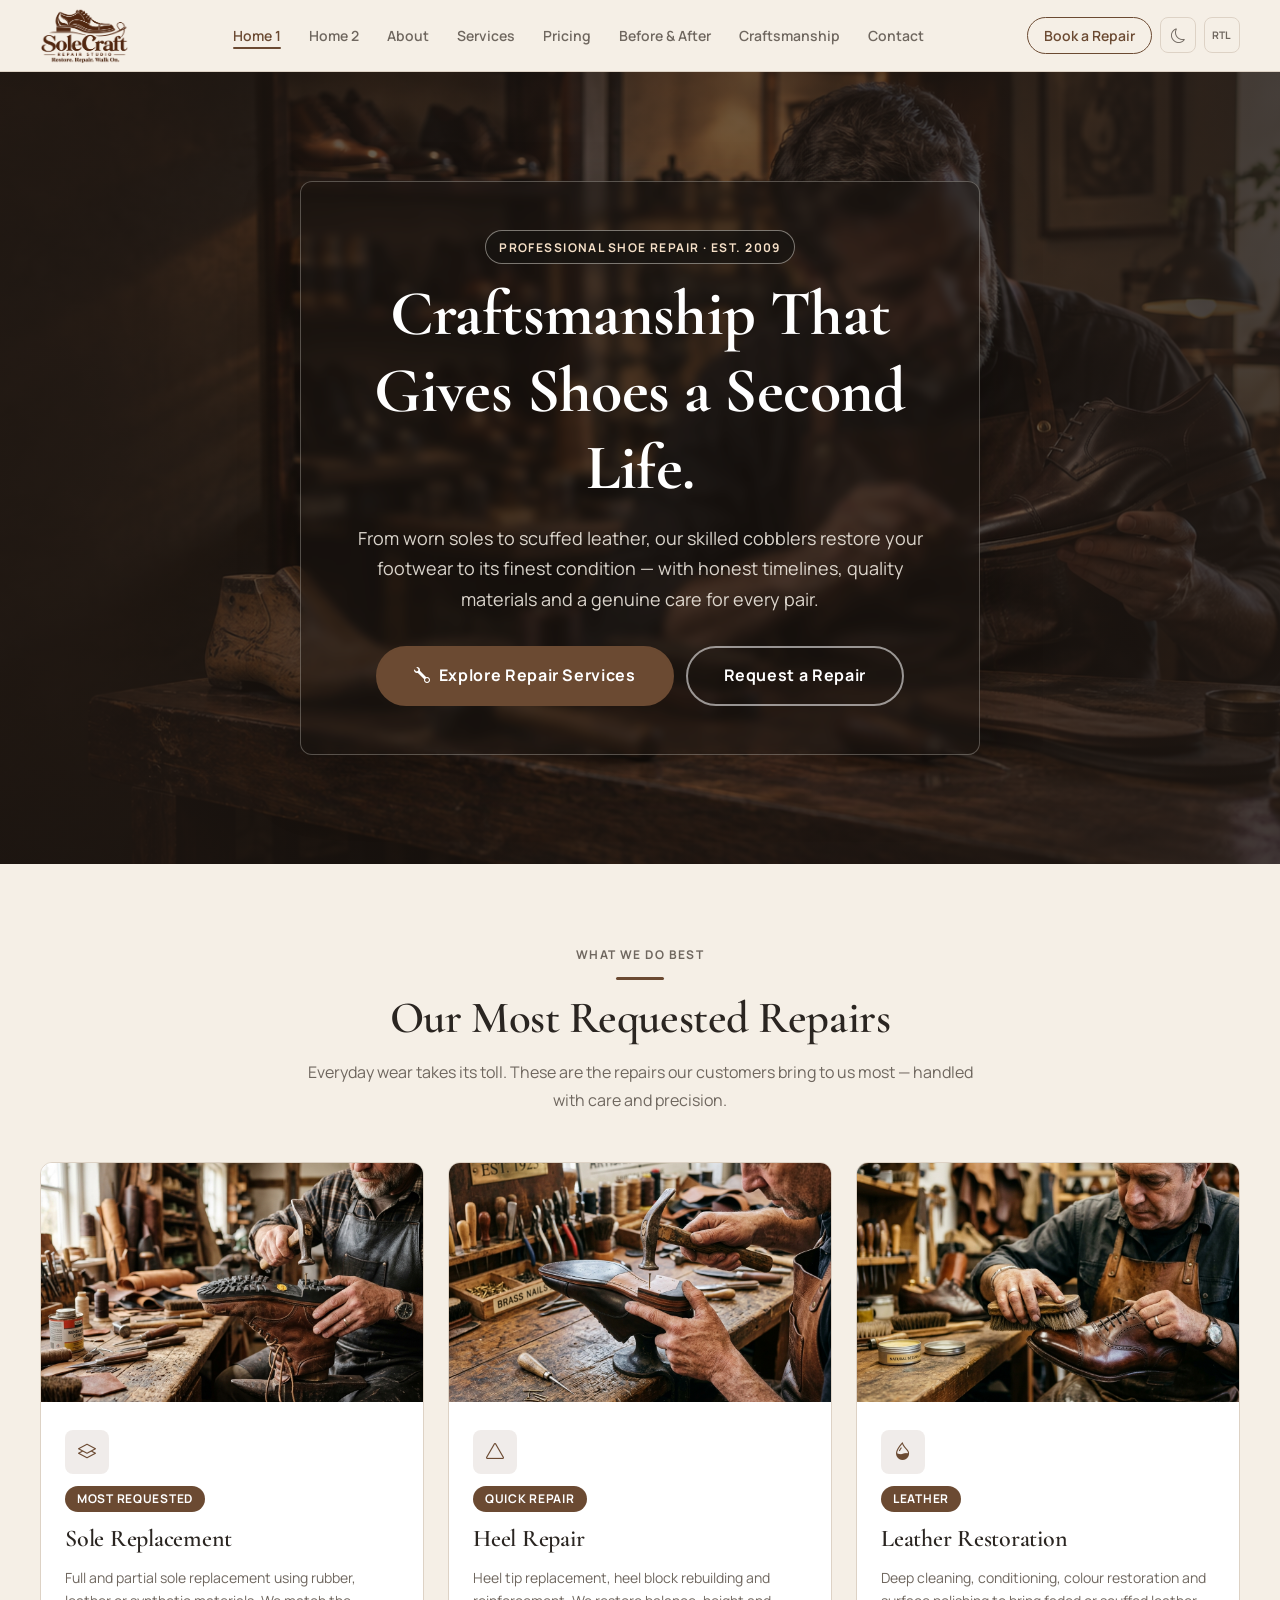
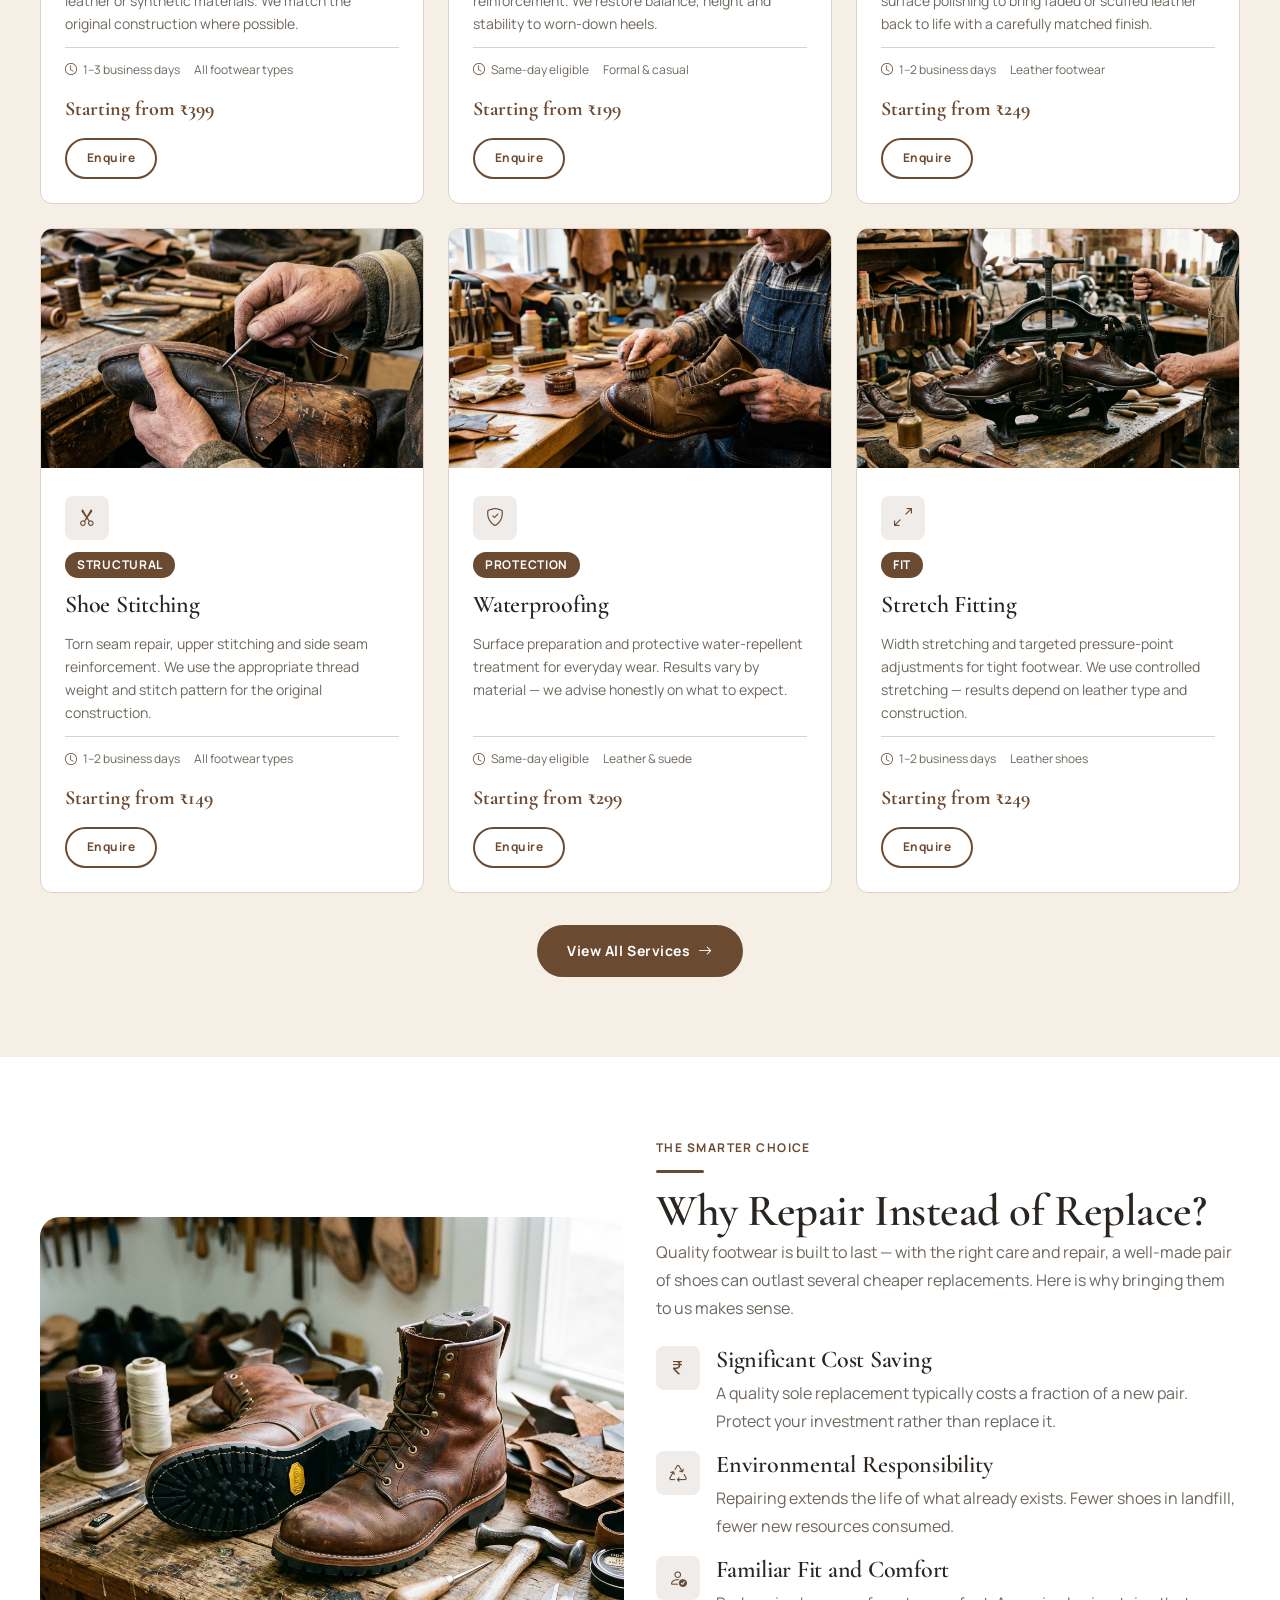
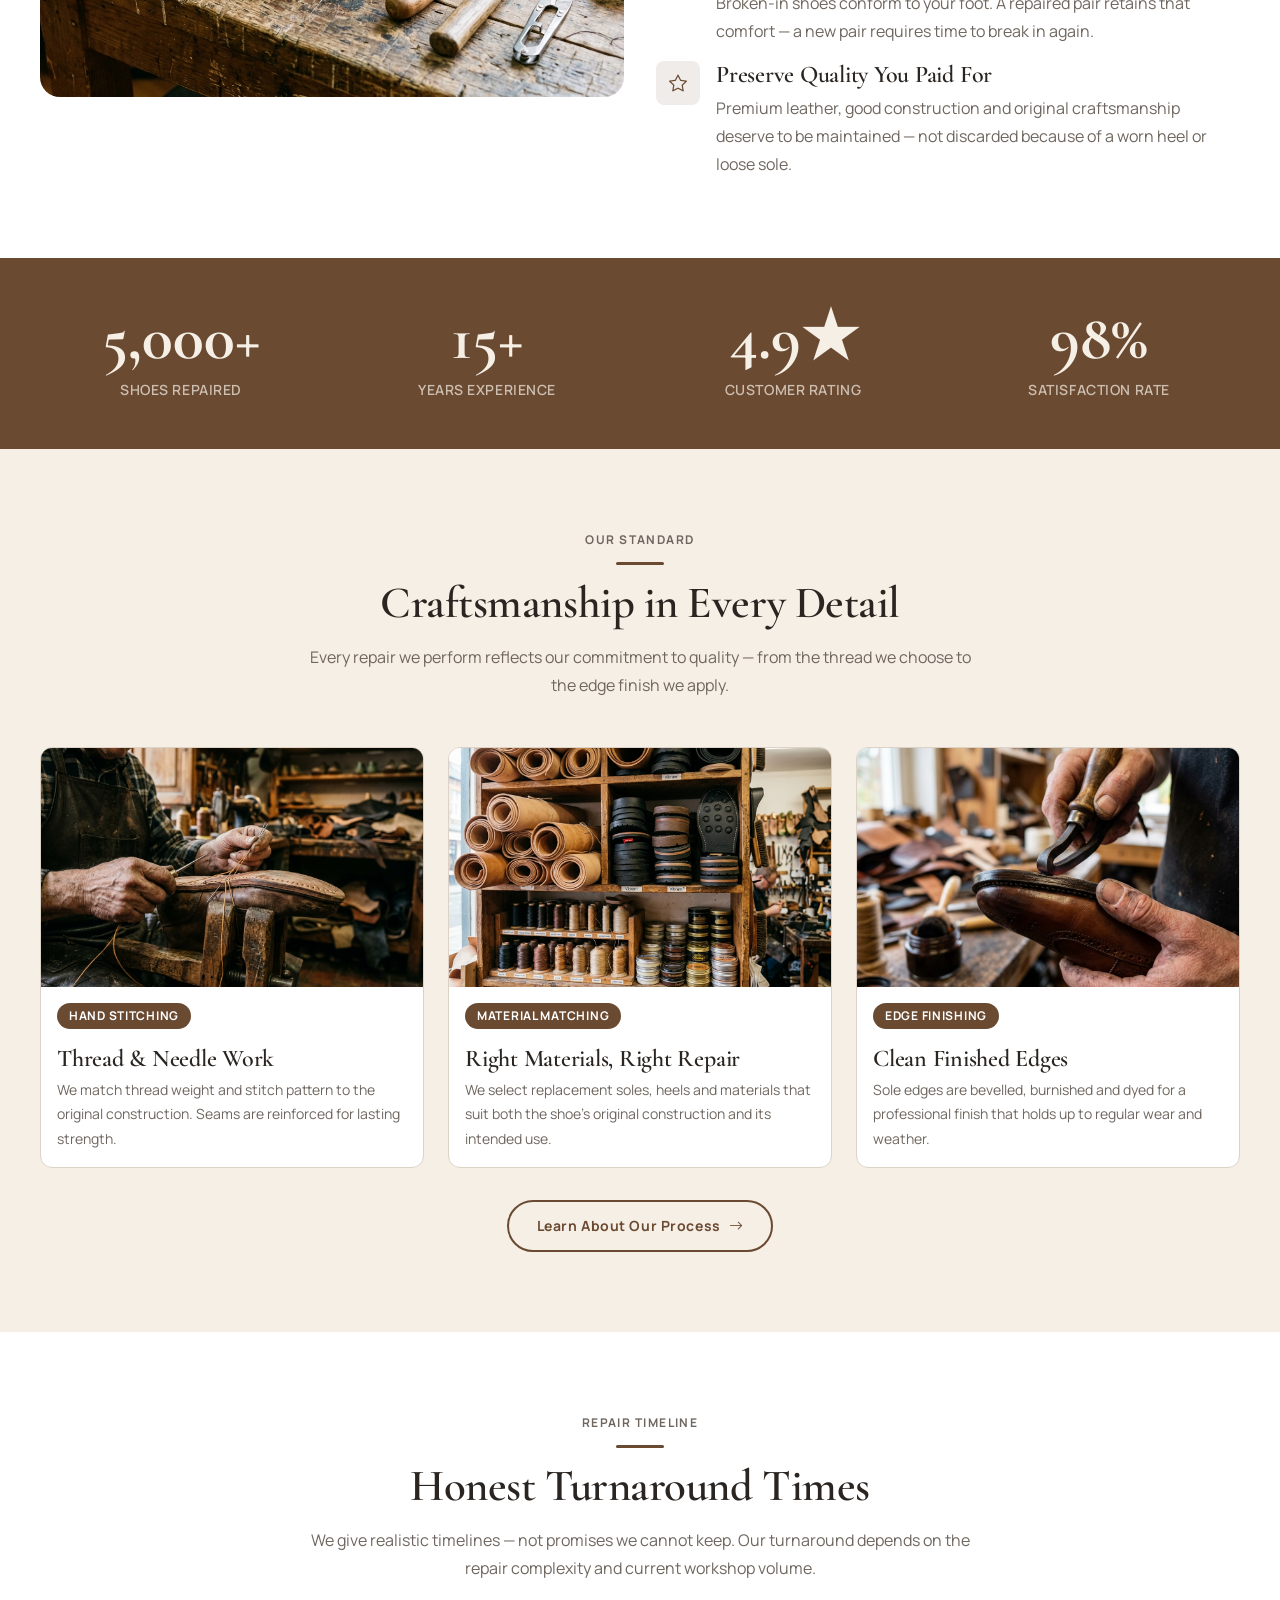
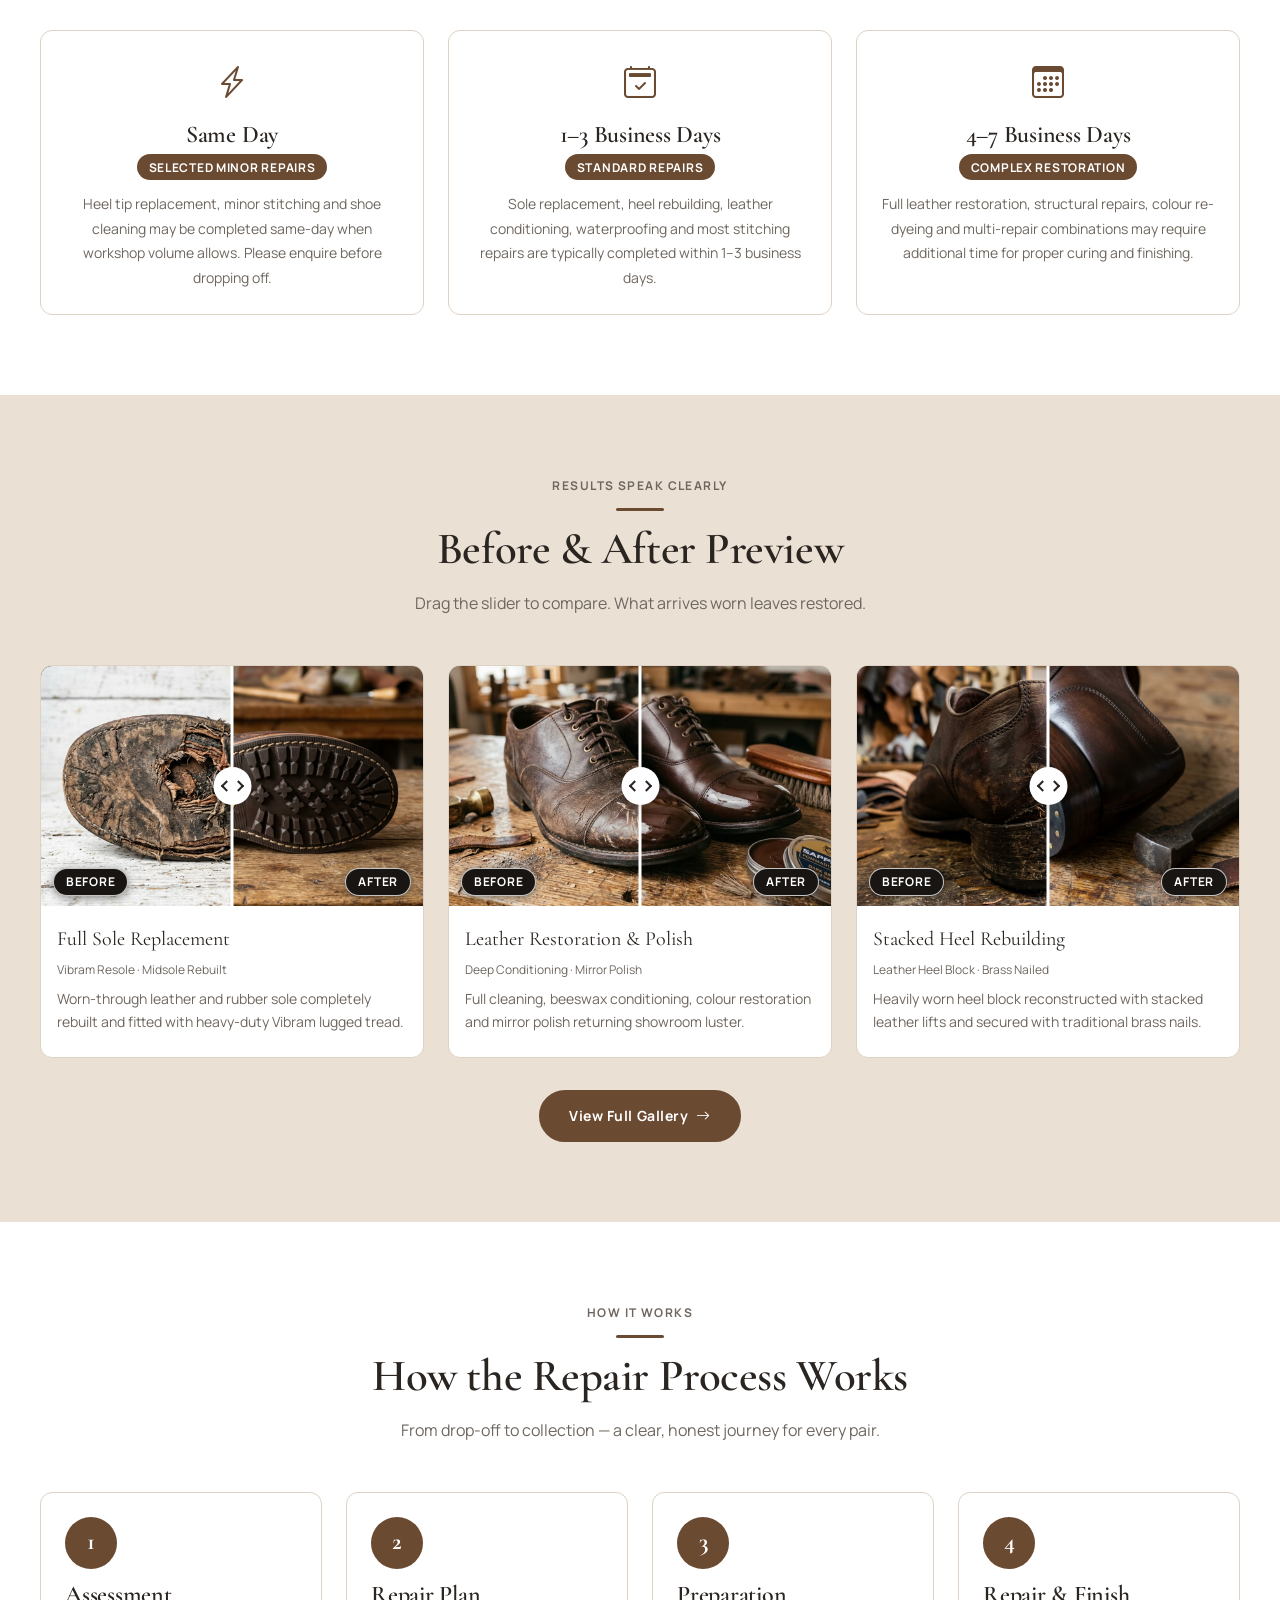
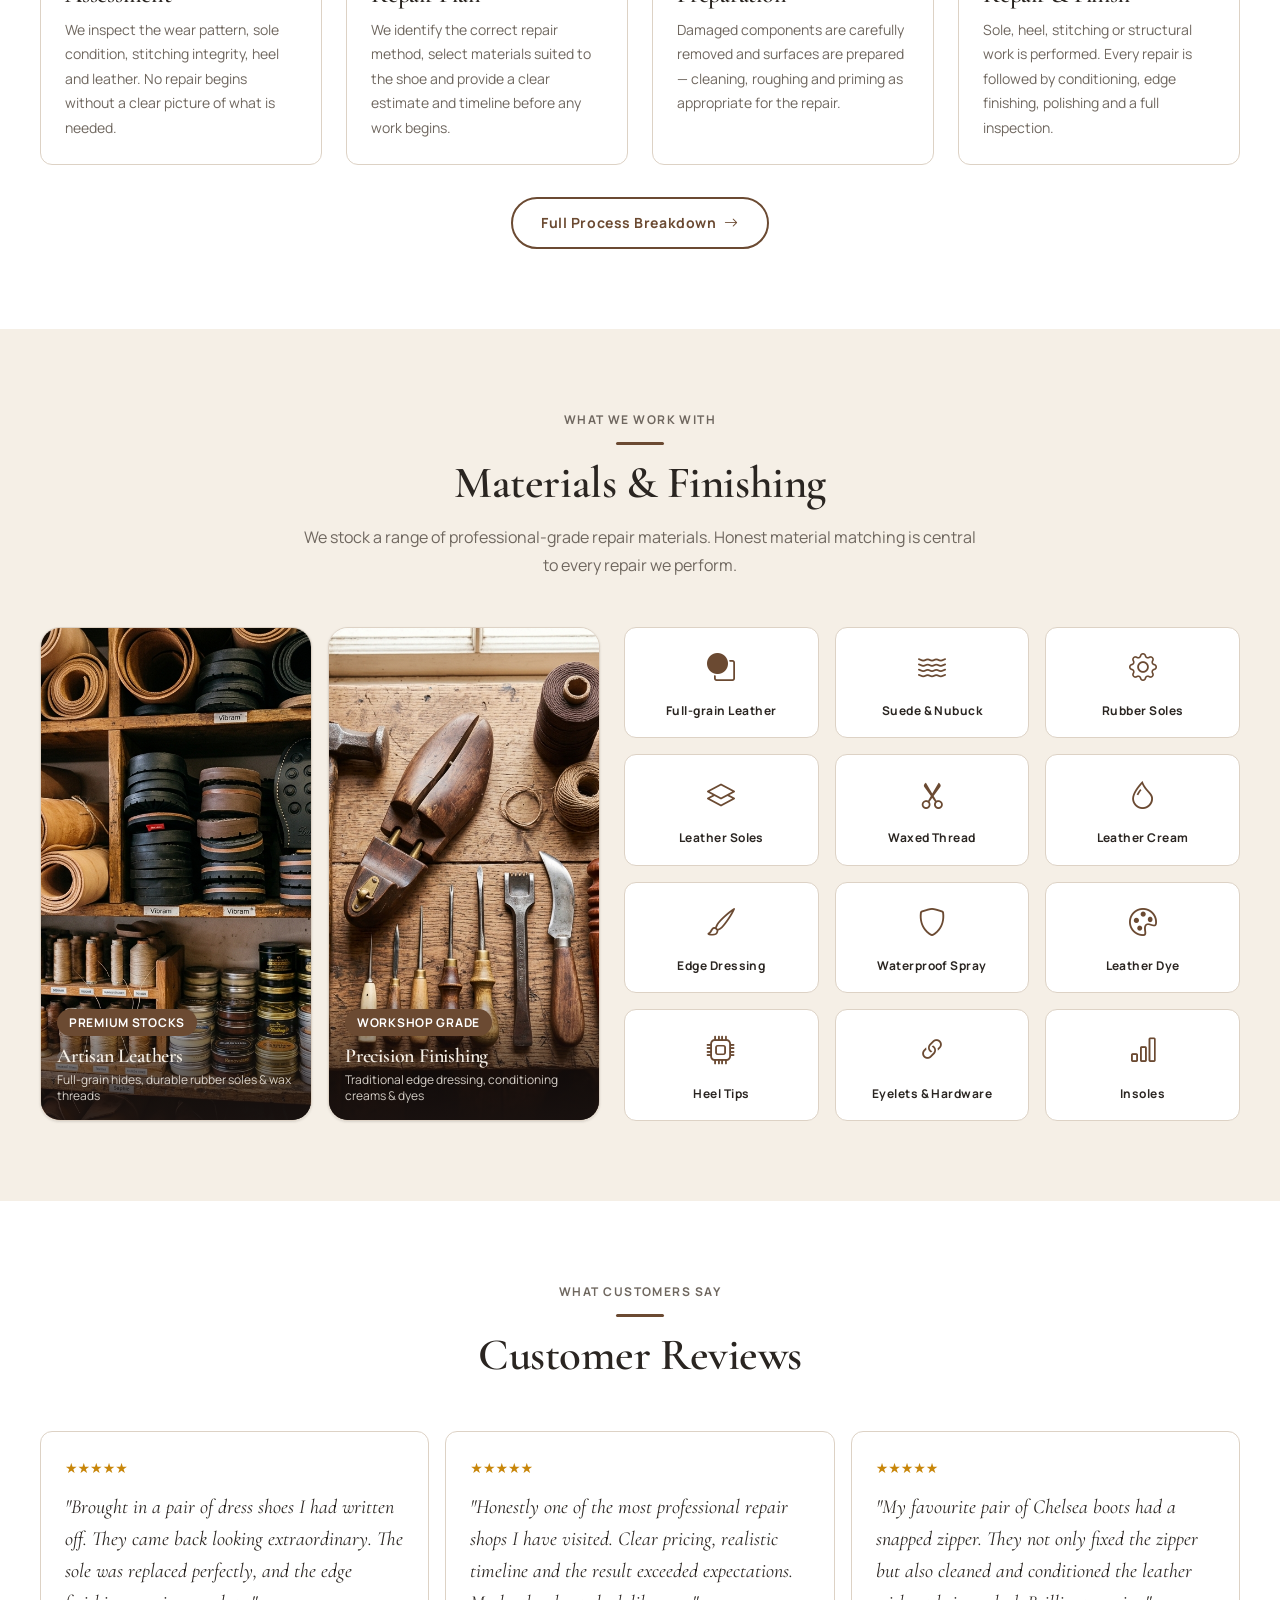
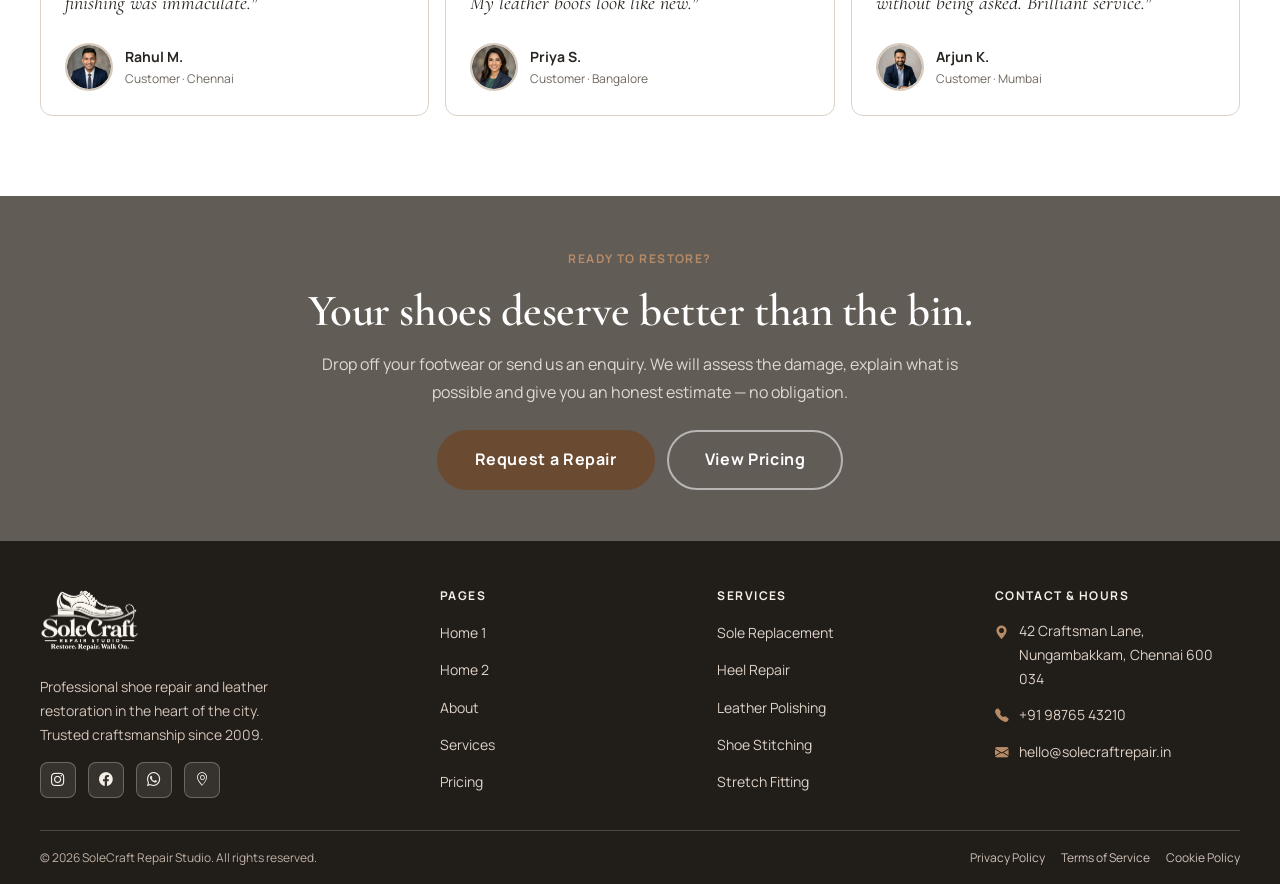
<file: index.html>
<!DOCTYPE html>
<html lang="en" dir="ltr" data-theme="light">
<head>
  <meta charset="UTF-8">
  <meta name="viewport" content="width=device-width, initial-scale=1.0">
  <title>SoleCraft Repair Studio — Craftsmanship That Gives Shoes a Second Life</title>
  <meta name="description" content="SoleCraft Repair Studio offers professional shoe repair, sole replacement, heel repair, leather restoration, stitching and more. Trusted local cobbler service with quick turnaround.">
  <link rel="canonical" href="index.html">

  <!-- Bootstrap 5 -->
  <link rel="stylesheet" href="https://cdn.jsdelivr.net/npm/bootstrap-icons@1.11.3/font/bootstrap-icons.min.css">

  <!-- SoleCraft CSS -->
  <link rel="stylesheet" href="css/main.css">
  <link rel="stylesheet" href="css/header.css">
  <link rel="stylesheet" href="css/buttons.css">
  <link rel="stylesheet" href="css/services.css">
  <link rel="stylesheet" href="css/gallery.css">
  <link rel="stylesheet" href="css/forms.css">
  <link rel="stylesheet" href="css/footer.css">
  <link rel="stylesheet" href="css/dark-theme.css">
  <link rel="stylesheet" href="css/rtl.css">
  <link rel="stylesheet" href="css/desktop.css">
  <link rel="stylesheet" href="css/tablet.css">
  <link rel="stylesheet" href="css/mobile.css">
  <link rel="stylesheet" href="css/responsive-fixes.css">
  <link rel="icon" href="assets/favicon.svg" type="image/svg+xml">

  <style>
    /* ── Page-specific styles ── */
    .why-repair-grid {
      display: grid;
      grid-template-columns: 1fr 1fr;
      gap: var(--sp-5);
      align-items: center;
    }
    .why-repair-img {
      border-radius: var(--radius-xl);
      overflow: hidden;
      height: 480px;
    }
    .why-repair-img img {
      width: 100%; height: 100%; object-fit: cover;
    }
    .why-reasons {
      display: flex;
      flex-direction: column;
      gap: var(--sp-3);
    }
    .why-reason-item {
      display: flex;
      gap: var(--sp-3);
      align-items: flex-start;
    }
    .why-reason-icon {
      width: 44px; height: 44px;
      background: rgba(107,74,50,0.10);
      border-radius: var(--radius-md);
      display: flex; align-items: center; justify-content: center;
      color: var(--clr-primary); font-size: 1.125rem; flex-shrink: 0;
    }
    .craft-detail-grid {
      display: grid;
      grid-template-columns: repeat(3, 1fr);
      gap: var(--sp-4);
    }
    .craft-detail-card {
      background: var(--bg-card);
      border: 1px solid var(--clr-border);
      border-radius: var(--radius-lg);
      overflow: hidden;
    }
    .craft-detail-card .img-wrap {
      height: 180px; overflow: hidden;
    }
    .craft-detail-card .img-wrap img {
      width: 100%; height: 100%; object-fit: cover;
      transition: transform var(--transition-slow);
    }
    .craft-detail-card:hover .img-wrap img { transform: scale(1.06); }
    .craft-detail-card .card-body { padding: var(--sp-3); }
    .stats-grid {
      display: grid;
      grid-template-columns: repeat(4, 1fr);
      gap: var(--sp-4);
    }
    .turnaround-grid {
      display: grid;
      grid-template-columns: repeat(3, 1fr);
      gap: var(--sp-4);
    }
    .turnaround-card {
      background: var(--bg-card);
      border: 1px solid var(--clr-border);
      border-radius: var(--radius-lg);
      padding: var(--sp-4);
      text-align: center;
    }
    .turnaround-card .t-icon {
      font-size: 2rem; color: var(--clr-primary); margin-bottom: var(--sp-2);
    }
    .turnaround-card h4 { font-size: var(--fs-xl); color: var(--clr-heading); margin-bottom: 0.25rem; }
    .turnaround-card > .sc-badge { align-self: center; text-align: center; }
    .process-steps-grid {
      display: grid;
      grid-template-columns: repeat(4, 1fr);
      gap: var(--sp-4);
    }
    .process-step {
      background: var(--bg-card);
      border: 1px solid var(--clr-border);
      border-radius: var(--radius-lg);
      padding: var(--sp-4);
      position: relative;
    }
    .process-step h5 { font-family: var(--font-heading); font-size: var(--fs-xl); color: var(--clr-heading); margin: var(--sp-2) 0 var(--sp-1); }
    .materials-showcase-grid {
      display: grid;
      grid-template-columns: 1fr 1.1fr;
      gap: var(--sp-4);
      align-items: stretch;
    }
    .materials-images-col {
      display: grid;
      grid-template-columns: 1fr 1fr;
      gap: var(--sp-3);
      height: 100%;
    }
    .materials-img-card {
      position: relative;
      border-radius: var(--radius-xl);
      overflow: hidden;
      border: 1px solid var(--clr-border);
      box-shadow: var(--shadow-sm);
      height: 100%;
      min-height: 380px;
      display: flex;
    }
    .materials-img-card img {
      width: 100%;
      height: 100%;
      object-fit: cover;
      display: block;
      transition: transform var(--transition-slow);
    }
    .materials-img-card:hover img {
      transform: scale(1.05);
    }
    .materials-img-overlay {
      position: absolute;
      inset: auto 0 0 0;
      padding: var(--sp-3);
      background: linear-gradient(to top, rgba(26,18,16,0.92) 0%, rgba(26,18,16,0.45) 60%, transparent 100%);
      color: #F5EFE6;
      display: flex;
      flex-direction: column;
      gap: 0.25rem;
      z-index: 2;
    }
    .materials-img-overlay h4 {
      font-family: var(--font-heading);
      font-size: var(--fs-lg);
      color: #F5EFE6;
      margin: 0.25rem 0 0;
    }
    .materials-img-overlay p {
      font-size: var(--fs-xs);
      color: rgba(245,239,230,0.85);
      margin: 0;
      line-height: 1.35;
    }
    .materials-grid-col {
      height: 100%;
    }
    .materials-grid {
      display: grid;
      grid-template-columns: repeat(3, 1fr);
      gap: var(--sp-3);
      height: 100%;
    }
    .material-item {
      text-align: center;
      padding: var(--sp-3);
      background: var(--bg-card);
      border: 1px solid var(--clr-border);
      border-radius: var(--radius-lg);
      transition: all var(--transition-fast);
      display: flex;
      flex-direction: column;
      align-items: center;
      justify-content: center;
      gap: 0.35rem;
    }
    .material-item:hover {
      border-color: var(--clr-primary);
      background: var(--clr-beige);
      transform: translateY(-2px);
      box-shadow: var(--shadow-sm);
    }
    [data-theme="dark"] .material-item:hover {
      background: #3a3129;
    }
    .material-item i { font-size: 1.75rem; color: var(--clr-primary); margin-bottom: 0.25rem; transition: transform var(--transition-fast); }
    .material-item:hover i { transform: scale(1.1); }
    .material-item span { font-size: var(--fs-xs); font-weight: 700; color: var(--clr-heading); letter-spacing: 0.04em; }
    .reviews-grid {
      display: grid;
      grid-template-columns: repeat(3, 1fr);
      gap: var(--sp-3);
    }
    @media (max-width: 1024px) {
      .why-repair-grid { grid-template-columns: 1fr; }
      .why-repair-img { height: 300px; }
      .craft-detail-grid, .turnaround-grid, .reviews-grid { grid-template-columns: repeat(2, 1fr); }
      .stats-grid, .process-steps-grid { grid-template-columns: repeat(2, 1fr); }
      .materials-showcase-grid { grid-template-columns: 1fr; gap: var(--sp-4); }
      .materials-img-card { min-height: 240px; height: 260px; }
      .materials-grid { grid-template-columns: repeat(3, 1fr); }
    }
    @media (max-width: 767px) {
      .craft-detail-grid, .turnaround-grid, .reviews-grid,
      .stats-grid, .process-steps-grid { grid-template-columns: 1fr; }
      .materials-images-col { grid-template-columns: 1fr 1fr; gap: var(--sp-2); }
      .materials-img-card { min-height: 180px; height: 190px; }
      .materials-img-overlay { padding: 0.75rem; }
      .materials-img-overlay h4 { font-size: var(--fs-base); }
      .materials-img-overlay p { display: none; }
      .materials-grid { grid-template-columns: repeat(2, 1fr) !important; gap: var(--sp-2); }
    }
    @media (max-width: 480px) {
      .materials-images-col { grid-template-columns: 1fr; }
      .materials-img-card { min-height: 180px; height: 180px; }
      .materials-img-overlay p { display: block; }
    }
  </style>
</head>
<body>

<!-- ═══════════════════════════════════════════════════════════
     NAVBAR
═══════════════════════════════════════════════════════════ -->
<header>
  <nav class="sc-navbar" role="navigation" aria-label="Main navigation">
    <div class="navbar-container">
      <!-- Brand -->
      <a href="index.html" class="sc-brand" aria-label="SoleCraft Repair Studio Home">
        <img src="assets/images/common/logo.png" alt="SoleCraft Repair Studio" class="sc-brand-logo">
      </a>

      <!-- Desktop Nav -->
      <ul class="sc-nav-links" role="list">
        <li><a href="index.html"        class="nav-link active">Home 1</a></li>
        <li><a href="home2.html"        class="nav-link">Home 2</a></li>
        <li><a href="about.html"        class="nav-link">About</a></li>
        <li><a href="services.html"     class="nav-link">Services</a></li>
        <li><a href="pricing.html"      class="nav-link">Pricing</a></li>
        <li><a href="before-after.html" class="nav-link">Before &amp; After</a></li>
        <li><a href="craftsmanship.html" class="nav-link">Craftsmanship</a></li>
        <li><a href="contact.html"      class="nav-link">Contact</a></li>
      </ul>

      <!-- Controls -->
      <div class="sc-nav-controls">
        <a href="contact.html#enquiry" class="btn-login" id="nav-repair-btn">Book a Repair</a>
        <button class="sc-icon-btn sc-theme-toggle" id="theme-toggle-btn" aria-label="Toggle theme" title="Toggle dark/light mode">
          <i class="bi bi-moon sc-theme-icon"></i>
        </button>
        <button class="sc-icon-btn sc-rtl-toggle" id="rtl-toggle-btn" aria-label="Toggle RTL/LTR" title="Toggle text direction">
          <span class="sc-rtl-label" style="font-size:0.65rem;font-weight:700;">RTL</span>
        </button>
        <button class="sc-hamburger" id="hamburger-btn" aria-label="Open menu" aria-expanded="false">
          <span></span><span></span><span></span>
        </button>
      </div>
    </div>
  </nav>

  <!-- Mobile Drawer -->
  <div class="sc-mobile-menu" id="mobile-menu" role="dialog" aria-label="Mobile navigation">
    <ul class="mobile-nav-links">
      <li><a href="index.html"         class="active">Home 1</a></li>
      <li><a href="home2.html">Home 2</a></li>
      <li><a href="about.html">About</a></li>
      <li><a href="services.html">Services</a></li>
      <li><a href="pricing.html">Pricing</a></li>
      <li><a href="before-after.html">Before &amp; After</a></li>
      <li><a href="craftsmanship.html">Craftsmanship</a></li>
      <li><a href="contact.html">Contact</a></li>
    </ul>
    <div class="mobile-controls">
      <a href="contact.html#enquiry" class="btn-sc btn-primary-sc btn-sc-sm">Book a Repair</a>
      <button class="sc-icon-btn sc-theme-toggle" aria-label="Toggle theme">
        <i class="bi bi-moon sc-theme-icon"></i>
      </button>
      <button class="sc-icon-btn sc-rtl-toggle" aria-label="Toggle direction">
        <span class="sc-rtl-label" style="font-size:0.65rem;font-weight:700;">RTL</span>
      </button>
    </div>
  </div>
</header>

<!-- ═══════════════════════════════════════════════════════════
     HERO — Home 1
═══════════════════════════════════════════════════════════ -->
<section class="sc-hero home1-hero" id="hero" aria-label="Hero section">
  <div class="sc-hero-bg" style="background-image: url('assets/images/hero/home1-banner.png');" role="img" aria-label="Master cobbler repairing a leather shoe at a professional workbench"></div>
  <div class="hero-overlay" aria-hidden="true"></div>
  <div class="container-sc">
    <div class="sc-hero-content">
      <p class="eyebrow fade-up">Professional Shoe Repair · Est. 2009</p>
      <h1 class="fade-up stagger-1">Craftsmanship That Gives Shoes a Second Life.</h1>
      <p class="lead fade-up stagger-2">From worn soles to scuffed leather, our skilled cobblers restore your footwear to its finest condition — with honest timelines, quality materials and a genuine care for every pair.</p>
      <div class="hero-ctas fade-up stagger-3">
        <a href="services.html" class="btn-sc btn-primary-sc btn-sc-lg" id="hero-explore-services-btn">
          <i class="bi bi-wrench" aria-hidden="true"></i> Explore Repair Services
        </a>
        <a href="contact.html#enquiry" class="btn-sc btn-ghost-sc btn-sc-lg" id="hero-request-repair-btn">
          Request a Repair
        </a>
      </div>
    </div>
  </div>
</section>

<!-- ═══════════════════════════════════════════════════════════
     SECTION 1 — Most Requested Repairs
═══════════════════════════════════════════════════════════ -->
<section class="section-pad bg-cream" id="most-requested" aria-labelledby="most-requested-heading">
  <div class="container-sc">
    <div class="section-header center fade-up">
      <p class="eyebrow">What We Do Best</p>
      <div class="sc-divider"></div>
      <h2 id="most-requested-heading">Our Most Requested Repairs</h2>
      <p>Everyday wear takes its toll. These are the repairs our customers bring to us most — handled with care and precision.</p>
    </div>
    <div class="service-grid fade-up stagger-1">
      <div class="service-card">
        <div class="service-card-media"><img src="assets/images/services/sole-replacement.jpg" alt="Cobbler replacing a durable rubber sole on boot" loading="lazy"></div>
        <div class="service-icon-wrap"><i class="bi bi-layers" aria-hidden="true"></i></div>
        <span class="sc-badge sc-badge-dark">MOST REQUESTED</span>
        <h3 class="service-card-title">Sole Replacement</h3>
        <p class="service-card-desc">Full and partial sole replacement using rubber, leather or synthetic materials. We match the original construction where possible.</p>
        <div class="service-card-meta">
          <span class="service-meta-item"><i class="bi bi-clock"></i> 1–3 business days</span>
          <span class="service-meta-item"><i class="bi bi-shoe"></i> All footwear types</span>
        </div>
        <div class="service-card-price">Starting from ₹399</div>
        <div class="service-card-cta"><a href="contact.html#enquiry" class="btn-sc btn-secondary-sc btn-sc-sm" id="sole-enquire-btn">Enquire</a></div>
      </div>
      <div class="service-card">
        <div class="service-card-media"><img src="assets/images/services/heel-repair.jpg" alt="Rebuilding a stacked leather heel with brass nails" loading="lazy"></div>
        <div class="service-icon-wrap"><i class="bi bi-triangle" aria-hidden="true"></i></div>
        <span class="sc-badge sc-badge-primary">QUICK REPAIR</span>
        <h3 class="service-card-title">Heel Repair</h3>
        <p class="service-card-desc">Heel tip replacement, heel block rebuilding and reinforcement. We restore balance, height and stability to worn-down heels.</p>
        <div class="service-card-meta">
          <span class="service-meta-item"><i class="bi bi-clock"></i> Same-day eligible</span>
          <span class="service-meta-item"><i class="bi bi-shoe"></i> Formal &amp; casual</span>
        </div>
        <div class="service-card-price">Starting from ₹199</div>
        <div class="service-card-cta"><a href="contact.html#enquiry" class="btn-sc btn-secondary-sc btn-sc-sm" id="heel-enquire-btn">Enquire</a></div>
      </div>
      <div class="service-card">
        <div class="service-card-media"><img src="assets/images/services/leather-care.jpg" alt="Artisan conditioning and polishing fine leather shoe" loading="lazy"></div>
        <div class="service-icon-wrap"><i class="bi bi-droplet-half" aria-hidden="true"></i></div>
        <span class="sc-badge sc-badge-accent">LEATHER</span>
        <h3 class="service-card-title">Leather Restoration</h3>
        <p class="service-card-desc">Deep cleaning, conditioning, colour restoration and surface polishing to bring faded or scuffed leather back to life with a carefully matched finish.</p>
        <div class="service-card-meta">
          <span class="service-meta-item"><i class="bi bi-clock"></i> 1–2 business days</span>
          <span class="service-meta-item"><i class="bi bi-shoe"></i> Leather footwear</span>
        </div>
        <div class="service-card-price">Starting from ₹249</div>
        <div class="service-card-cta"><a href="contact.html#enquiry" class="btn-sc btn-secondary-sc btn-sc-sm" id="leather-enquire-btn">Enquire</a></div>
      </div>
      <div class="service-card">
        <div class="service-card-media"><img src="assets/images/services/stitching-repair.jpg" alt="Hand stitching shoe upper welt seam with waxed thread" loading="lazy"></div>
        <div class="service-icon-wrap"><i class="bi bi-scissors" aria-hidden="true"></i></div>
        <span class="sc-badge sc-badge-primary">STRUCTURAL</span>
        <h3 class="service-card-title">Shoe Stitching</h3>
        <p class="service-card-desc">Torn seam repair, upper stitching and side seam reinforcement. We use the appropriate thread weight and stitch pattern for the original construction.</p>
        <div class="service-card-meta">
          <span class="service-meta-item"><i class="bi bi-clock"></i> 1–2 business days</span>
          <span class="service-meta-item"><i class="bi bi-shoe"></i> All footwear types</span>
        </div>
        <div class="service-card-price">Starting from ₹149</div>
        <div class="service-card-cta"><a href="contact.html#enquiry" class="btn-sc btn-secondary-sc btn-sc-sm" id="stitch-enquire-btn">Enquire</a></div>
      </div>
      <div class="service-card">
        <div class="service-card-media"><img src="assets/images/services/waterproofing.jpg" alt="Protective waterproofing conditioning treatment applied to boot" loading="lazy"></div>
        <div class="service-icon-wrap"><i class="bi bi-shield-check" aria-hidden="true"></i></div>
        <span class="sc-badge sc-badge-accent">PROTECTION</span>
        <h3 class="service-card-title">Waterproofing</h3>
        <p class="service-card-desc">Surface preparation and protective water-repellent treatment for everyday wear. Results vary by material — we advise honestly on what to expect.</p>
        <div class="service-card-meta">
          <span class="service-meta-item"><i class="bi bi-clock"></i> Same-day eligible</span>
          <span class="service-meta-item"><i class="bi bi-shoe"></i> Leather &amp; suede</span>
        </div>
        <div class="service-card-price">Starting from ₹299</div>
        <div class="service-card-cta"><a href="contact.html#enquiry" class="btn-sc btn-secondary-sc btn-sc-sm" id="waterproof-enquire-btn">Enquire</a></div>
      </div>
      <div class="service-card">
        <div class="service-card-media"><img src="assets/images/services/stretch-fitting.jpg" alt="Cast iron mechanical shoe stretcher apparatus" loading="lazy"></div>
        <div class="service-icon-wrap"><i class="bi bi-arrows-angle-expand" aria-hidden="true"></i></div>
        <span class="sc-badge sc-badge-primary">FIT</span>
        <h3 class="service-card-title">Stretch Fitting</h3>
        <p class="service-card-desc">Width stretching and targeted pressure-point adjustments for tight footwear. We use controlled stretching — results depend on leather type and construction.</p>
        <div class="service-card-meta">
          <span class="service-meta-item"><i class="bi bi-clock"></i> 1–2 business days</span>
          <span class="service-meta-item"><i class="bi bi-shoe"></i> Leather shoes</span>
        </div>
        <div class="service-card-price">Starting from ₹249</div>
        <div class="service-card-cta"><a href="contact.html#enquiry" class="btn-sc btn-secondary-sc btn-sc-sm" id="stretch-enquire-btn">Enquire</a></div>
      </div>
    </div>
    <div class="text-center" style="margin-top: var(--sp-5);">
      <a href="services.html" class="btn-sc btn-primary-sc" id="view-all-services-btn">View All Services <i class="bi bi-arrow-right" aria-hidden="true"></i></a>
    </div>
  </div>
</section>

<!-- ═══════════════════════════════════════════════════════════
     SECTION 2 — Why Repair Instead of Replace
═══════════════════════════════════════════════════════════ -->
<section class="section-pad bg-white" id="why-repair" aria-labelledby="why-repair-heading">
  <div class="container-sc">
    <div class="why-repair-grid">
      <div class="why-repair-img fade-up">
        <img src="assets/images/pages/why-repair.jpg" alt="Pair of heritage leather work boots with durable resoled Vibram soles and rich patina" loading="lazy">
      </div>
      <div class="fade-up stagger-2">
        <p class="eyebrow">The Smarter Choice</p>
        <div class="sc-divider"></div>
        <h2 id="why-repair-heading">Why Repair Instead of Replace?</h2>
        <p style="margin-bottom: var(--sp-4);">Quality footwear is built to last — with the right care and repair, a well-made pair of shoes can outlast several cheaper replacements. Here is why bringing them to us makes sense.</p>
        <div class="why-reasons">
          <div class="why-reason-item">
            <div class="why-reason-icon"><i class="bi bi-currency-rupee" aria-hidden="true"></i></div>
            <div>
              <h5 style="font-family:var(--font-heading);font-size:var(--fs-xl);color:var(--clr-heading);margin-bottom:0.25rem;">Significant Cost Saving</h5>
              <p style="margin-bottom:0;">A quality sole replacement typically costs a fraction of a new pair. Protect your investment rather than replace it.</p>
            </div>
          </div>
          <div class="why-reason-item">
            <div class="why-reason-icon"><i class="bi bi-recycle" aria-hidden="true"></i></div>
            <div>
              <h5 style="font-family:var(--font-heading);font-size:var(--fs-xl);color:var(--clr-heading);margin-bottom:0.25rem;">Environmental Responsibility</h5>
              <p style="margin-bottom:0;">Repairing extends the life of what already exists. Fewer shoes in landfill, fewer new resources consumed.</p>
            </div>
          </div>
          <div class="why-reason-item">
            <div class="why-reason-icon"><i class="bi bi-person-check" aria-hidden="true"></i></div>
            <div>
              <h5 style="font-family:var(--font-heading);font-size:var(--fs-xl);color:var(--clr-heading);margin-bottom:0.25rem;">Familiar Fit and Comfort</h5>
              <p style="margin-bottom:0;">Broken-in shoes conform to your foot. A repaired pair retains that comfort — a new pair requires time to break in again.</p>
            </div>
          </div>
          <div class="why-reason-item">
            <div class="why-reason-icon"><i class="bi bi-star" aria-hidden="true"></i></div>
            <div>
              <h5 style="font-family:var(--font-heading);font-size:var(--fs-xl);color:var(--clr-heading);margin-bottom:0.25rem;">Preserve Quality You Paid For</h5>
              <p style="margin-bottom:0;">Premium leather, good construction and original craftsmanship deserve to be maintained — not discarded because of a worn heel or loose sole.</p>
            </div>
          </div>
        </div>
      </div>
    </div>
  </div>
</section>

<!-- ═══════════════════════════════════════════════════════════
     SECTION 3 — Stats (Quick Numbers)
═══════════════════════════════════════════════════════════ -->
<section class="section-pad-sm bg-primary" id="stats" aria-labelledby="stats-heading">
  <div class="container-sc">
    <div class="stats-grid">
      <div class="stat-block fade-up">
        <div class="stat-number" style="color:#F5EFE6;">5,000+</div>
        <div class="stat-label" style="color:rgba(245,239,230,0.70);">Shoes Repaired</div>
      </div>
      <div class="stat-block fade-up stagger-1">
        <div class="stat-number" style="color:#F5EFE6;">15+</div>
        <div class="stat-label" style="color:rgba(245,239,230,0.70);">Years Experience</div>
      </div>
      <div class="stat-block fade-up stagger-2">
        <div class="stat-number" style="color:#F5EFE6;">4.9★</div>
        <div class="stat-label" style="color:rgba(245,239,230,0.70);">Customer Rating</div>
      </div>
      <div class="stat-block fade-up stagger-3">
        <div class="stat-number" style="color:#F5EFE6;">98%</div>
        <div class="stat-label" style="color:rgba(245,239,230,0.70);">Satisfaction Rate</div>
      </div>
    </div>
  </div>
</section>

<!-- ═══════════════════════════════════════════════════════════
     SECTION 4 — Craftsmanship in Every Detail
═══════════════════════════════════════════════════════════ -->
<section class="section-pad bg-cream" id="craftsmanship-detail" aria-labelledby="craft-detail-heading">
  <div class="container-sc">
    <div class="section-header center fade-up">
      <p class="eyebrow">Our Standard</p>
      <div class="sc-divider"></div>
      <h2 id="craft-detail-heading">Craftsmanship in Every Detail</h2>
      <p>Every repair we perform reflects our commitment to quality — from the thread we choose to the edge finish we apply.</p>
    </div>
    <div class="craft-detail-grid">
      <div class="craft-detail-card fade-up">
        <div class="img-wrap"><img src="assets/images/craftsmanship/hand-stitching-craft.jpg" alt="Artisan cobbler hand-stitching a shoe welt seam" loading="lazy"></div>
        <div class="card-body">
          <span class="sc-badge sc-badge-primary" style="margin-bottom:0.5rem;">Hand Stitching</span>
          <h4 style="font-family:var(--font-heading);font-size:var(--fs-xl);color:var(--clr-heading);margin:0.5rem 0 0.25rem;">Thread &amp; Needle Work</h4>
          <p style="font-size:var(--fs-sm);margin:0;">We match thread weight and stitch pattern to the original construction. Seams are reinforced for lasting strength.</p>
        </div>
      </div>
      <div class="craft-detail-card fade-up stagger-1">
        <div class="img-wrap"><img src="assets/images/craftsmanship/materials-display.jpg" alt="Premium leather rolls, Vibram soles and materials on workshop shelves" loading="lazy"></div>
        <div class="card-body">
          <span class="sc-badge sc-badge-accent" style="margin-bottom:0.5rem;">Material Matching</span>
          <h4 style="font-family:var(--font-heading);font-size:var(--fs-xl);color:var(--clr-heading);margin:0.5rem 0 0.25rem;">Right Materials, Right Repair</h4>
          <p style="font-size:var(--fs-sm);margin:0;">We select replacement soles, heels and materials that suit both the shoe's original construction and its intended use.</p>
        </div>
      </div>
      <div class="craft-detail-card fade-up stagger-2">
        <div class="img-wrap"><img src="assets/images/craftsmanship/edge-finishing.jpg" alt="Cobbler finishing and beveling sole edge with heated iron" loading="lazy"></div>
        <div class="card-body">
          <span class="sc-badge sc-badge-dark" style="margin-bottom:0.5rem;">Edge Finishing</span>
          <h4 style="font-family:var(--font-heading);font-size:var(--fs-xl);color:var(--clr-heading);margin:0.5rem 0 0.25rem;">Clean Finished Edges</h4>
          <p style="font-size:var(--fs-sm);margin:0;">Sole edges are bevelled, burnished and dyed for a professional finish that holds up to regular wear and weather.</p>
        </div>
      </div>
    </div>
    <div class="text-center" style="margin-top: var(--sp-5);">
      <a href="craftsmanship.html" class="btn-sc btn-secondary-sc" id="craftsmanship-detail-btn">Learn About Our Process <i class="bi bi-arrow-right" aria-hidden="true"></i></a>
    </div>
  </div>
</section>

<!-- ═══════════════════════════════════════════════════════════
     SECTION 5 — Quick Turnaround
═══════════════════════════════════════════════════════════ -->
<section class="section-pad bg-white" id="turnaround" aria-labelledby="turnaround-heading">
  <div class="container-sc">
    <div class="section-header center fade-up">
      <p class="eyebrow">Repair Timeline</p>
      <div class="sc-divider"></div>
      <h2 id="turnaround-heading">Honest Turnaround Times</h2>
      <p>We give realistic timelines — not promises we cannot keep. Our turnaround depends on the repair complexity and current workshop volume.</p>
    </div>
    <div class="turnaround-grid">
      <div class="turnaround-card fade-up">
        <div class="t-icon"><i class="bi bi-lightning-charge" aria-hidden="true"></i></div>
        <h4>Same Day</h4>
        <p class="sc-badge sc-badge-primary" style="margin-bottom:var(--sp-2);">Selected Minor Repairs</p>
        <p style="font-size:var(--fs-sm);color:var(--clr-body);">Heel tip replacement, minor stitching and shoe cleaning may be completed same-day when workshop volume allows. Please enquire before dropping off.</p>
      </div>
      <div class="turnaround-card fade-up stagger-1">
        <div class="t-icon"><i class="bi bi-calendar2-check" aria-hidden="true"></i></div>
        <h4>1–3 Business Days</h4>
        <p class="sc-badge sc-badge-accent" style="margin-bottom:var(--sp-2);">Standard Repairs</p>
        <p style="font-size:var(--fs-sm);color:var(--clr-body);">Sole replacement, heel rebuilding, leather conditioning, waterproofing and most stitching repairs are typically completed within 1–3 business days.</p>
      </div>
      <div class="turnaround-card fade-up stagger-2">
        <div class="t-icon"><i class="bi bi-calendar3" aria-hidden="true"></i></div>
        <h4>4–7 Business Days</h4>
        <p class="sc-badge sc-badge-dark" style="margin-bottom:var(--sp-2);">Complex Restoration</p>
        <p style="font-size:var(--fs-sm);color:var(--clr-body);">Full leather restoration, structural repairs, colour re-dyeing and multi-repair combinations may require additional time for proper curing and finishing.</p>
      </div>
    </div>
  </div>
</section>

<!-- ═══════════════════════════════════════════════════════════
     SECTION 6 — Before & After Preview
═══════════════════════════════════════════════════════════ -->
<section class="section-pad bg-beige" id="ba-preview" aria-labelledby="ba-preview-heading">
  <div class="container-sc">
    <div class="section-header center fade-up">
      <p class="eyebrow">Results Speak Clearly</p>
      <div class="sc-divider"></div>
      <h2 id="ba-preview-heading">Before &amp; After Preview</h2>
      <p>Drag the slider to compare. What arrives worn leaves restored.</p>
    </div>
    <div class="gallery-grid" style="grid-template-columns: repeat(3,1fr);">
      <!-- BA Card 1 -->
      <div class="gallery-card fade-up">
        <div class="ba-container" role="img" aria-label="Before and after comparison of boot sole replacement">
          <div class="ba-after"><img src="assets/images/gallery/sole-commando-after.jpg" alt="Boot resoled with durable new Vibram rubber sole" loading="lazy"></div>
          <div class="ba-before"><img src="assets/images/gallery/sole-before.jpg" alt="Old worn-through boot sole with large hole" loading="lazy"></div>
          <div class="ba-handle" aria-hidden="true"><div class="ba-handle-knob"><i class="bi bi-chevron-expand" style="transform:rotate(90deg)"></i></div></div>
          <span class="ba-label before" aria-hidden="true">Before</span>
          <span class="ba-label after" aria-hidden="true">After</span>
        </div>
        <div class="gallery-card-info">
          <div class="gallery-card-label">Full Sole Replacement</div>
          <div class="gallery-card-meta">Vibram Resole · Midsole Rebuilt</div>
          <div class="gallery-card-desc">Worn-through leather and rubber sole completely rebuilt and fitted with heavy-duty Vibram lugged tread.</div>
        </div>
      </div>
      <!-- BA Card 2 -->
      <div class="gallery-card fade-up stagger-1">
        <div class="ba-container" role="img" aria-label="Before and after of Oxford shoe leather conditioning">
          <div class="ba-after"><img src="assets/images/gallery/leather-mirror-after.jpg" alt="Oxford shoes after deep nourishment and mirror gloss glaze" loading="lazy"></div>
          <div class="ba-before"><img src="assets/images/gallery/leather-scuffed-before.jpg" alt="Scuffed and faded leather shoes before treatment" loading="lazy"></div>
          <div class="ba-handle" aria-hidden="true"><div class="ba-handle-knob"><i class="bi bi-chevron-expand" style="transform:rotate(90deg)"></i></div></div>
          <span class="ba-label before" aria-hidden="true">Before</span>
          <span class="ba-label after" aria-hidden="true">After</span>
        </div>
        <div class="gallery-card-info">
          <div class="gallery-card-label">Leather Restoration &amp; Polish</div>
          <div class="gallery-card-meta">Deep Conditioning · Mirror Polish</div>
          <div class="gallery-card-desc">Full cleaning, beeswax conditioning, colour restoration and mirror polish returning showroom luster.</div>
        </div>
      </div>
      <!-- BA Card 3 -->
      <div class="gallery-card fade-up stagger-2">
        <div class="ba-container" role="img" aria-label="Before and after of stacked heel rebuilding">
          <div class="ba-after"><img src="assets/images/gallery/heel-rebuilt-after.jpg" alt="Rebuilt stacked leather heel block with brass nails" loading="lazy"></div>
          <div class="ba-before"><img src="assets/images/gallery/heel-worn-before.jpg" alt="Worn down slanted heel block before repair" loading="lazy"></div>
          <div class="ba-handle" aria-hidden="true"><div class="ba-handle-knob"><i class="bi bi-chevron-expand" style="transform:rotate(90deg)"></i></div></div>
          <span class="ba-label before" aria-hidden="true">Before</span>
          <span class="ba-label after" aria-hidden="true">After</span>
        </div>
        <div class="gallery-card-info">
          <div class="gallery-card-label">Stacked Heel Rebuilding</div>
          <div class="gallery-card-meta">Leather Heel Block · Brass Nailed</div>
          <div class="gallery-card-desc">Heavily worn heel block reconstructed with stacked leather lifts and secured with traditional brass nails.</div>
        </div>
      </div>
    </div>
    <div class="text-center" style="margin-top: var(--sp-5);">
      <a href="before-after.html" class="btn-sc btn-primary-sc" id="view-gallery-btn">View Full Gallery <i class="bi bi-arrow-right" aria-hidden="true"></i></a>
    </div>
  </div>
</section>

<!-- ═══════════════════════════════════════════════════════════
     SECTION 7 — How the Repair Process Works
═══════════════════════════════════════════════════════════ -->
<section class="section-pad bg-white" id="process" aria-labelledby="process-heading">
  <div class="container-sc">
    <div class="section-header center fade-up">
      <p class="eyebrow">How It Works</p>
      <div class="sc-divider"></div>
      <h2 id="process-heading">How the Repair Process Works</h2>
      <p>From drop-off to collection — a clear, honest journey for every pair.</p>
    </div>
    <div class="process-steps-grid">
      <div class="process-step fade-up">
        <div class="step-number">1</div>
        <h5>Assessment</h5>
        <p style="font-size:var(--fs-sm);">We inspect the wear pattern, sole condition, stitching integrity, heel and leather. No repair begins without a clear picture of what is needed.</p>
      </div>
      <div class="process-step fade-up stagger-1">
        <div class="step-number">2</div>
        <h5>Repair Plan</h5>
        <p style="font-size:var(--fs-sm);">We identify the correct repair method, select materials suited to the shoe and provide a clear estimate and timeline before any work begins.</p>
      </div>
      <div class="process-step fade-up stagger-2">
        <div class="step-number">3</div>
        <h5>Preparation</h5>
        <p style="font-size:var(--fs-sm);">Damaged components are carefully removed and surfaces are prepared — cleaning, roughing and priming as appropriate for the repair.</p>
      </div>
      <div class="process-step fade-up stagger-3">
        <div class="step-number">4</div>
        <h5>Repair &amp; Finish</h5>
        <p style="font-size:var(--fs-sm);">Sole, heel, stitching or structural work is performed. Every repair is followed by conditioning, edge finishing, polishing and a full inspection.</p>
      </div>
    </div>
    <div class="text-center" style="margin-top: var(--sp-5);">
      <a href="craftsmanship.html" class="btn-sc btn-secondary-sc" id="full-process-btn">Full Process Breakdown <i class="bi bi-arrow-right" aria-hidden="true"></i></a>
    </div>
  </div>
</section>

<!-- ═══════════════════════════════════════════════════════════
     SECTION 8 — Materials & Finishing
═══════════════════════════════════════════════════════════ -->
<section class="section-pad bg-cream" id="materials" aria-labelledby="materials-heading">
  <div class="container-sc">
    <div class="section-header center fade-up">
      <p class="eyebrow">What We Work With</p>
      <div class="sc-divider"></div>
      <h2 id="materials-heading">Materials &amp; Finishing</h2>
      <p>We stock a range of professional-grade repair materials. Honest material matching is central to every repair we perform.</p>
    </div>
    <div class="materials-showcase-grid">
      <!-- Two Images Grid Side -->
      <div class="materials-images-col fade-up">
        <div class="materials-img-card">
          <img src="assets/images/craftsmanship/materials-display.jpg" alt="Premium leathers, Vibram soles, and repair materials" loading="lazy">
          <div class="materials-img-overlay">
            <span class="sc-badge sc-badge-primary">Premium Stocks</span>
            <h4>Artisan Leathers</h4>
            <p>Full-grain hides, durable rubber soles &amp; wax threads</p>
          </div>
        </div>
        <div class="materials-img-card">
          <img src="assets/images/craftsmanship/bench-tools.jpg" alt="Master cobbler bench tools and edge finishing equipment" loading="lazy">
          <div class="materials-img-overlay">
            <span class="sc-badge sc-badge-dark">Workshop Grade</span>
            <h4>Precision Finishing</h4>
            <p>Traditional edge dressing, conditioning creams &amp; dyes</p>
          </div>
        </div>
      </div>

      <!-- Materials Items Grid Side -->
      <div class="materials-grid-col fade-up stagger-1">
        <div class="materials-grid">
          <div class="material-item fade-up"><i class="bi bi-circle-square"></i><span>Full-grain Leather</span></div>
          <div class="material-item fade-up stagger-1"><i class="bi bi-water"></i><span>Suede &amp; Nubuck</span></div>
          <div class="material-item fade-up stagger-2"><i class="bi bi-gear"></i><span>Rubber Soles</span></div>
          <div class="material-item fade-up stagger-3"><i class="bi bi-layers"></i><span>Leather Soles</span></div>
          <div class="material-item fade-up stagger-4"><i class="bi bi-scissors"></i><span>Waxed Thread</span></div>
          <div class="material-item fade-up stagger-5"><i class="bi bi-droplet"></i><span>Leather Cream</span></div>
          <div class="material-item fade-up"><i class="bi bi-brush"></i><span>Edge Dressing</span></div>
          <div class="material-item fade-up stagger-1"><i class="bi bi-shield"></i><span>Waterproof Spray</span></div>
          <div class="material-item fade-up stagger-2"><i class="bi bi-palette"></i><span>Leather Dye</span></div>
          <div class="material-item fade-up stagger-3"><i class="bi bi-cpu"></i><span>Heel Tips</span></div>
          <div class="material-item fade-up stagger-4"><i class="bi bi-link-45deg"></i><span>Eyelets &amp; Hardware</span></div>
          <div class="material-item fade-up stagger-5"><i class="bi bi-bar-chart"></i><span>Insoles</span></div>
        </div>
      </div>
    </div>
  </div>
</section>

<!-- ═══════════════════════════════════════════════════════════
     SECTION 9 — Customer Reviews
═══════════════════════════════════════════════════════════ -->
<section class="section-pad bg-white" id="reviews" aria-labelledby="reviews-heading">
  <div class="container-sc">
    <div class="section-header center fade-up">
      <p class="eyebrow">What Customers Say</p>
      <div class="sc-divider"></div>
      <h2 id="reviews-heading">Customer Reviews</h2>
    </div>
    <div class="reviews-grid">
      <div class="testimonial-card fade-up">
        <div class="star-rating" aria-label="5 out of 5 stars">★★★★★</div>
        <p class="t-text">"Brought in a pair of dress shoes I had written off. They came back looking extraordinary. The sole was replaced perfectly, and the edge finishing was immaculate."</p>
        <div class="t-profile">
          <div class="t-avatar"><img src="assets/images/pages/customer-1.png" alt="Rahul M." loading="lazy"></div>
          <div><div class="t-name">Rahul M.</div><div class="t-role">Customer · Chennai</div></div>
        </div>
      </div>
      <div class="testimonial-card fade-up stagger-1">
        <div class="star-rating" aria-label="5 out of 5 stars">★★★★★</div>
        <p class="t-text">"Honestly one of the most professional repair shops I have visited. Clear pricing, realistic timeline and the result exceeded expectations. My leather boots look like new."</p>
        <div class="t-profile">
          <div class="t-avatar"><img src="assets/images/pages/customer-2.png" alt="Priya S." loading="lazy"></div>
          <div><div class="t-name">Priya S.</div><div class="t-role">Customer · Bangalore</div></div>
        </div>
      </div>
      <div class="testimonial-card fade-up stagger-2">
        <div class="star-rating" aria-label="5 out of 5 stars">★★★★★</div>
        <p class="t-text">"My favourite pair of Chelsea boots had a snapped zipper. They not only fixed the zipper but also cleaned and conditioned the leather without being asked. Brilliant service."</p>
        <div class="t-profile">
          <div class="t-avatar"><img src="assets/images/pages/customer-3.png" alt="Arjun K." loading="lazy"></div>
          <div><div class="t-name">Arjun K.</div><div class="t-role">Customer · Mumbai</div></div>
        </div>
      </div>
    </div>
  </div>
</section>

<!-- ═══════════════════════════════════════════════════════════
     SECTION 10 — Final CTA
═══════════════════════════════════════════════════════════ -->
<section class="cta-section section-pad" id="final-cta" style="background-image:url('assets/images/cta/home1-cta.png');" aria-labelledby="cta-heading">
  <div class="cta-overlay" aria-hidden="true"></div>
  <div class="container-sc cta-content">
    <p class="eyebrow" style="color:var(--clr-accent);">Ready to Restore?</p>
    <h2 id="cta-heading" style="color:var(--clr-white);margin-bottom:var(--sp-2);">Your shoes deserve better than the bin.</h2>
    <p>Drop off your footwear or send us an enquiry. We will assess the damage, explain what is possible and give you an honest estimate — no obligation.</p>
    <div style="display:flex;flex-wrap:wrap;gap:var(--sp-2);justify-content:center;margin-top:var(--sp-4);">
      <a href="contact.html#enquiry" class="btn-sc btn-primary-sc btn-sc-lg" id="cta-request-btn">Request a Repair</a>
      <a href="pricing.html" class="btn-sc btn-ghost-sc btn-sc-lg" id="cta-pricing-btn">View Pricing</a>
    </div>
  </div>
</section>

<!-- ═══════════════════════════════════════════════════════════
     FOOTER
═══════════════════════════════════════════════════════════ -->
<footer class="sc-footer" role="contentinfo">
  <div class="container-sc">
    <div class="sc-footer-grid">
      <!-- Brand -->
      <div class="footer-brand">
        <a href="index.html" class="footer-brand-link" aria-label="SoleCraft home">
          <img src="assets/images/common/logo-light.png" alt="SoleCraft Repair Studio" class="footer-brand-logo">
        </a>
        <p>Professional shoe repair and leather restoration in the heart of the city. Trusted craftsmanship since 2009.</p>
        <div class="footer-social" aria-label="Social media links">
          <a href="#" aria-label="Instagram"><i class="bi bi-instagram"></i></a>
          <a href="#" aria-label="Facebook"><i class="bi bi-facebook"></i></a>
          <a href="#" aria-label="WhatsApp"><i class="bi bi-whatsapp"></i></a>
          <a href="#" aria-label="Google Maps"><i class="bi bi-geo-alt"></i></a>
        </div>
      </div>

      <!-- Pages -->
      <div class="footer-col">
        <h5>Pages</h5>
        <ul>
          <li><a href="index.html">Home 1</a></li>
          <li><a href="home2.html">Home 2</a></li>
          <li><a href="about.html">About</a></li>
          <li><a href="services.html">Services</a></li>
          <li><a href="pricing.html">Pricing</a></li>
          <li><a href="before-after.html">Before &amp; After</a></li>
          <li><a href="craftsmanship.html">Craftsmanship</a></li>
        </ul>
      </div>

      <!-- Services -->
      <div class="footer-col">
        <h5>Services</h5>
        <ul>
          <li><a href="services.html#sole">Sole Replacement</a></li>
          <li><a href="services.html#heel">Heel Repair</a></li>
          <li><a href="services.html#leather">Leather Polishing</a></li>
          <li><a href="services.html#stitching">Shoe Stitching</a></li>
          <li><a href="services.html#stretch">Stretch Fitting</a></li>
          <li><a href="services.html#waterproof">Waterproofing</a></li>
          <li><a href="services.html#additional">Zipper Repair</a></li>
          <li><a href="services.html#additional">Shoe Cleaning</a></li>
        </ul>
      </div>

      <!-- Contact -->
      <div class="footer-col">
        <h5>Contact &amp; Hours</h5>
        <div class="footer-contact-item"><i class="bi bi-geo-alt-fill"></i><span>42 Craftsman Lane, Nungambakkam, Chennai 600 034</span></div>
        <div class="footer-contact-item"><i class="bi bi-telephone-fill"></i><span>+91 98765 43210</span></div>
        <div class="footer-contact-item"><i class="bi bi-envelope-fill"></i><span>hello@solecraftrepair.in</span></div>
        <div class="footer-hours" style="margin-top:0.75rem;">
          <div class="footer-hours-row"><span class="day">Mon–Fri</span><span>9:00 AM – 7:00 PM</span></div>
          <div class="footer-hours-row"><span class="day">Saturday</span><span>10:00 AM – 5:00 PM</span></div>
          <div class="footer-hours-row"><span class="day">Sunday</span><span>Closed</span></div>
        </div>
      </div>
    </div>

    <!-- Bottom Bar -->
    <div class="sc-footer-bottom">
      <p>&copy; 2026 SoleCraft Repair Studio. All rights reserved.</p>
      <div class="footer-legal">
        <a href="#">Privacy Policy</a>
        <a href="#">Terms of Service</a>
        <a href="#">Cookie Policy</a>
      </div>
    </div>
  </div>
</footer>

<!-- Scroll to Top -->
<button id="scroll-top" aria-label="Back to top" title="Back to top">
  <i class="bi bi-arrow-up" aria-hidden="true"></i>
</button>

<!-- Scripts -->
<script src="js/main.js"></script>
<script src="js/gallery.js"></script>
</body>
</html>
</file>
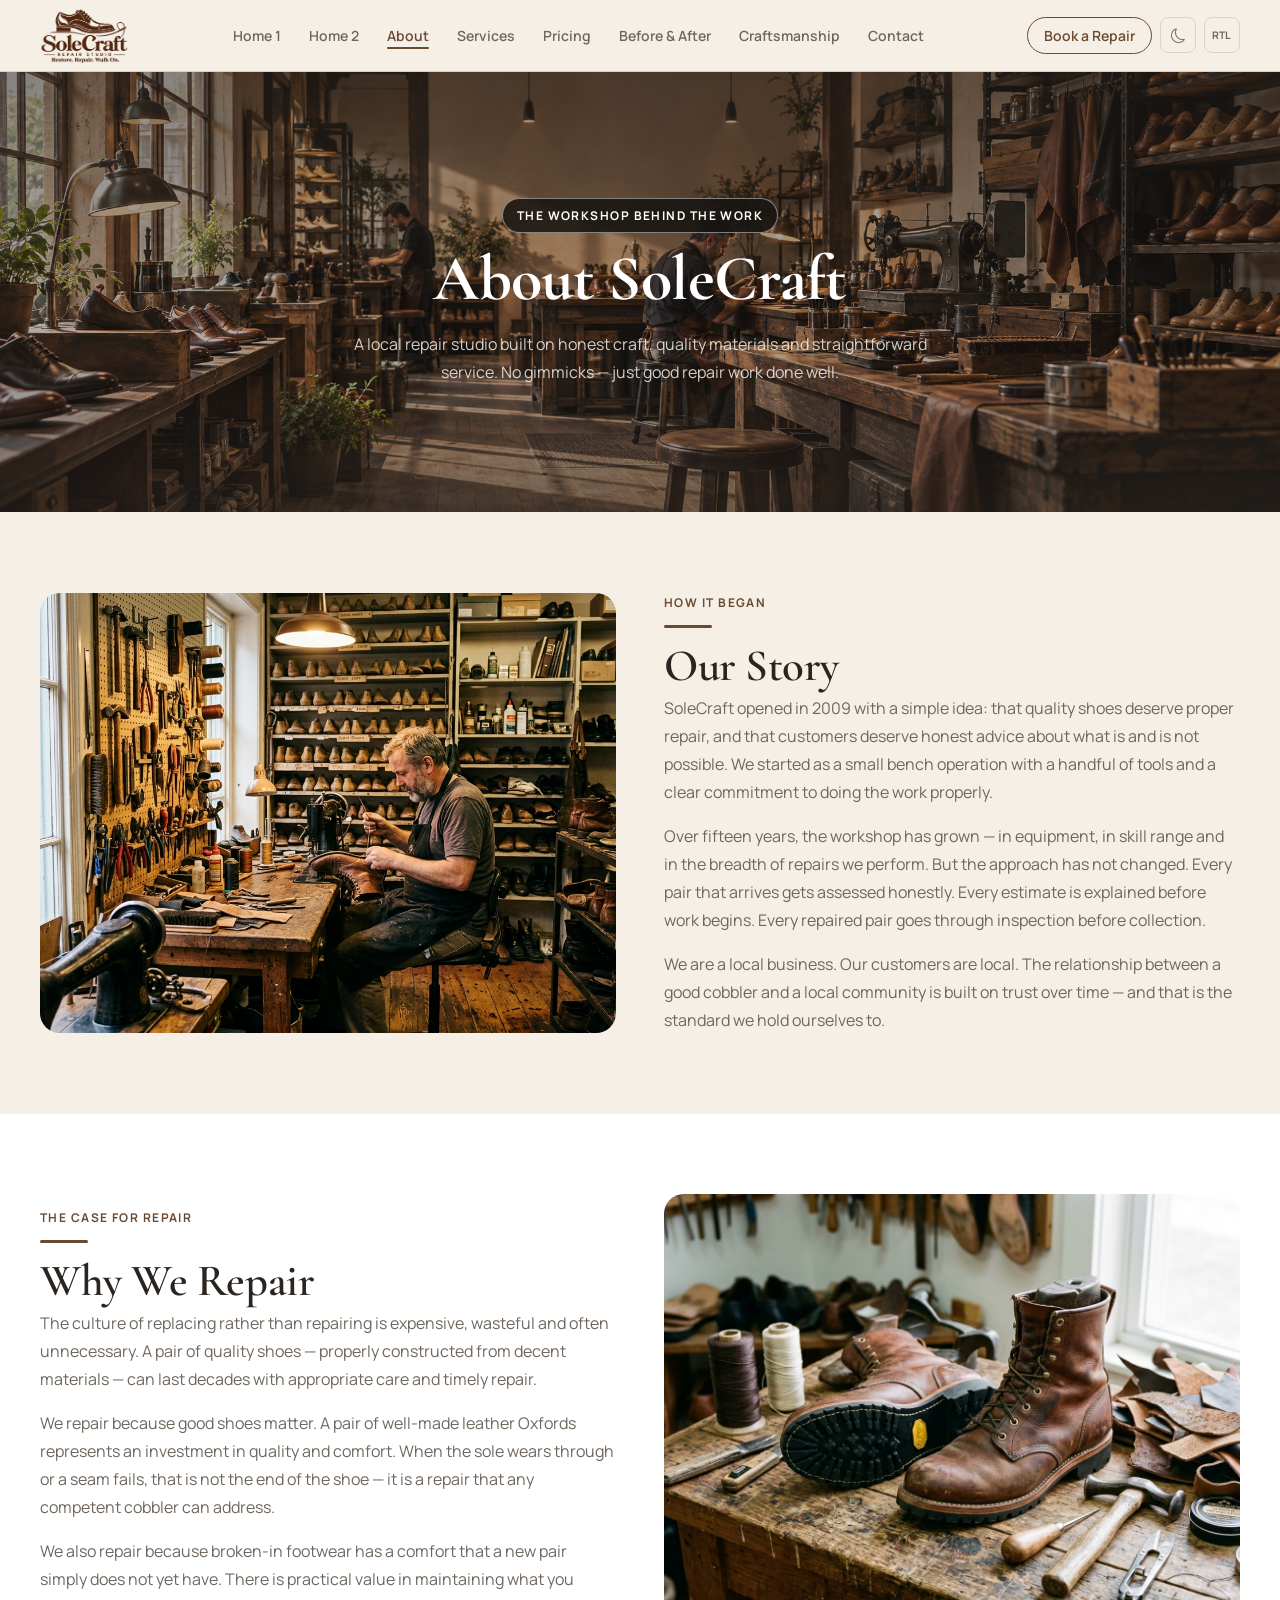
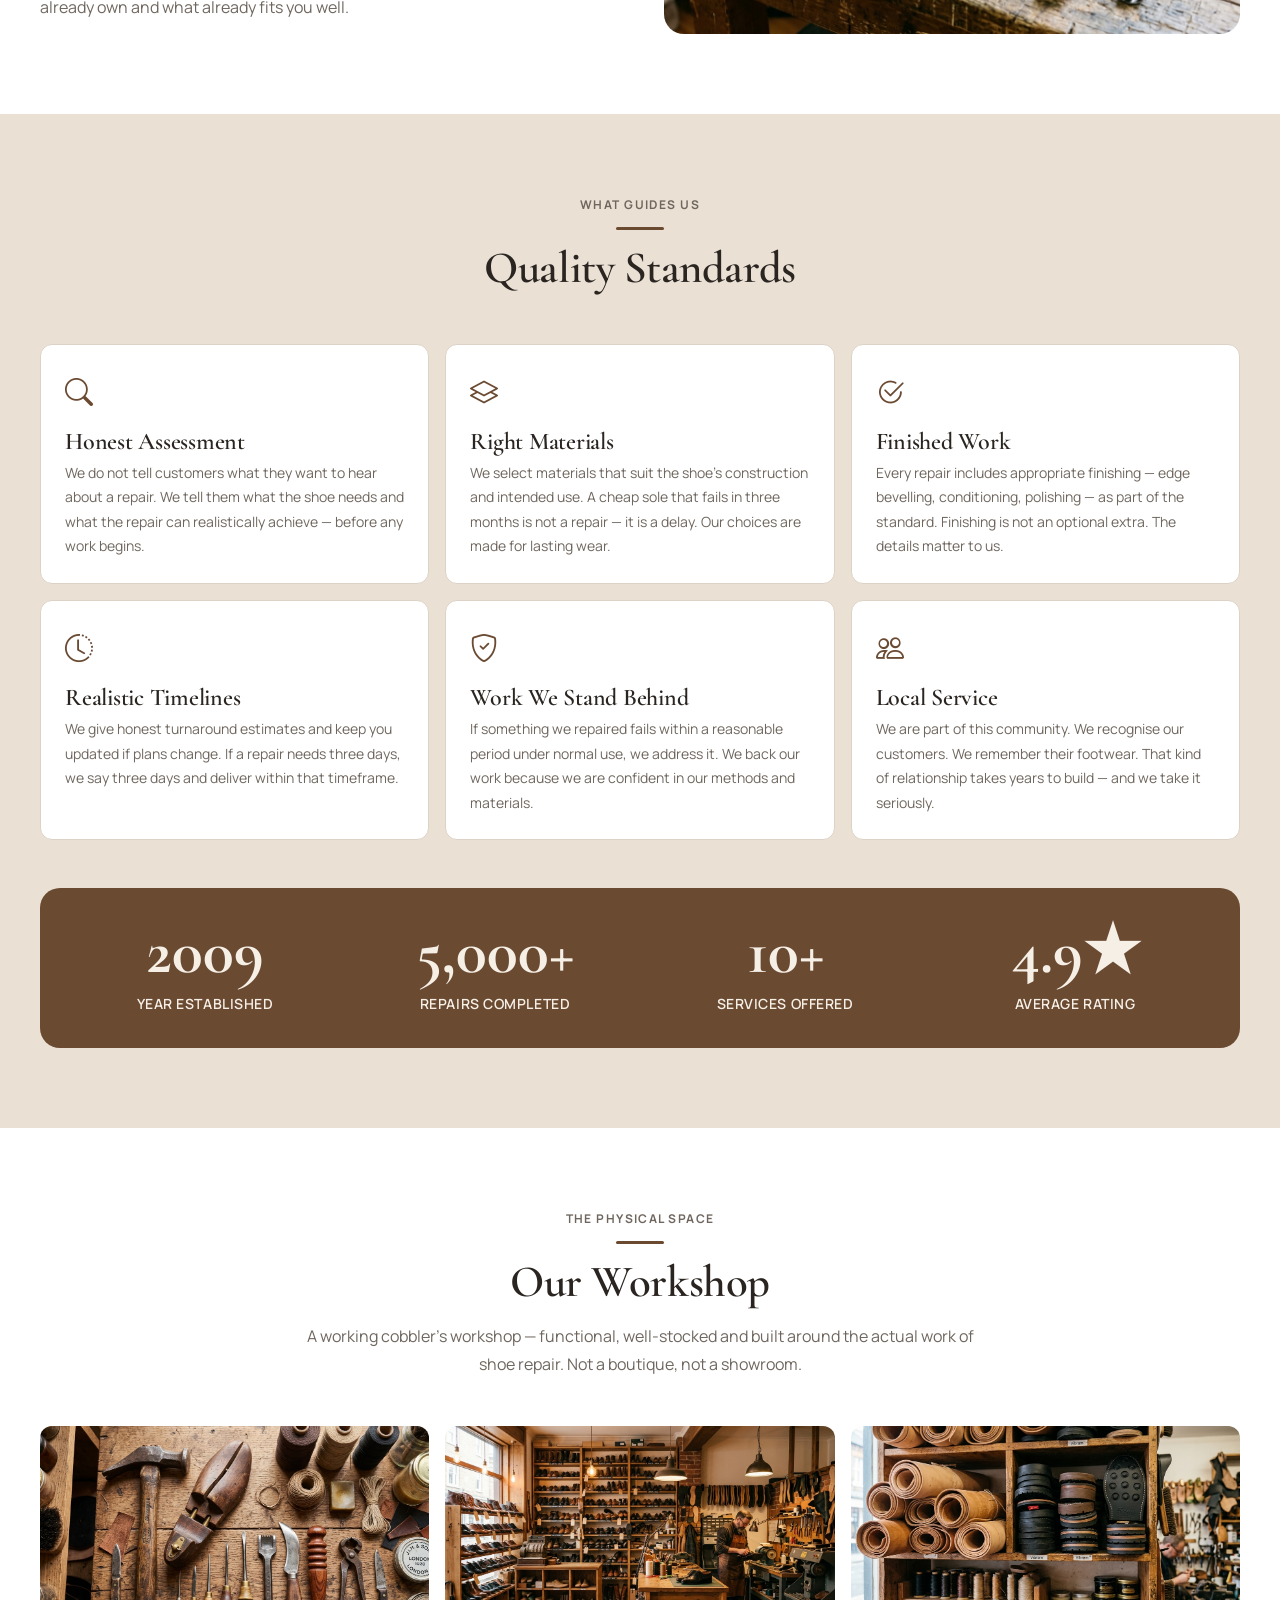
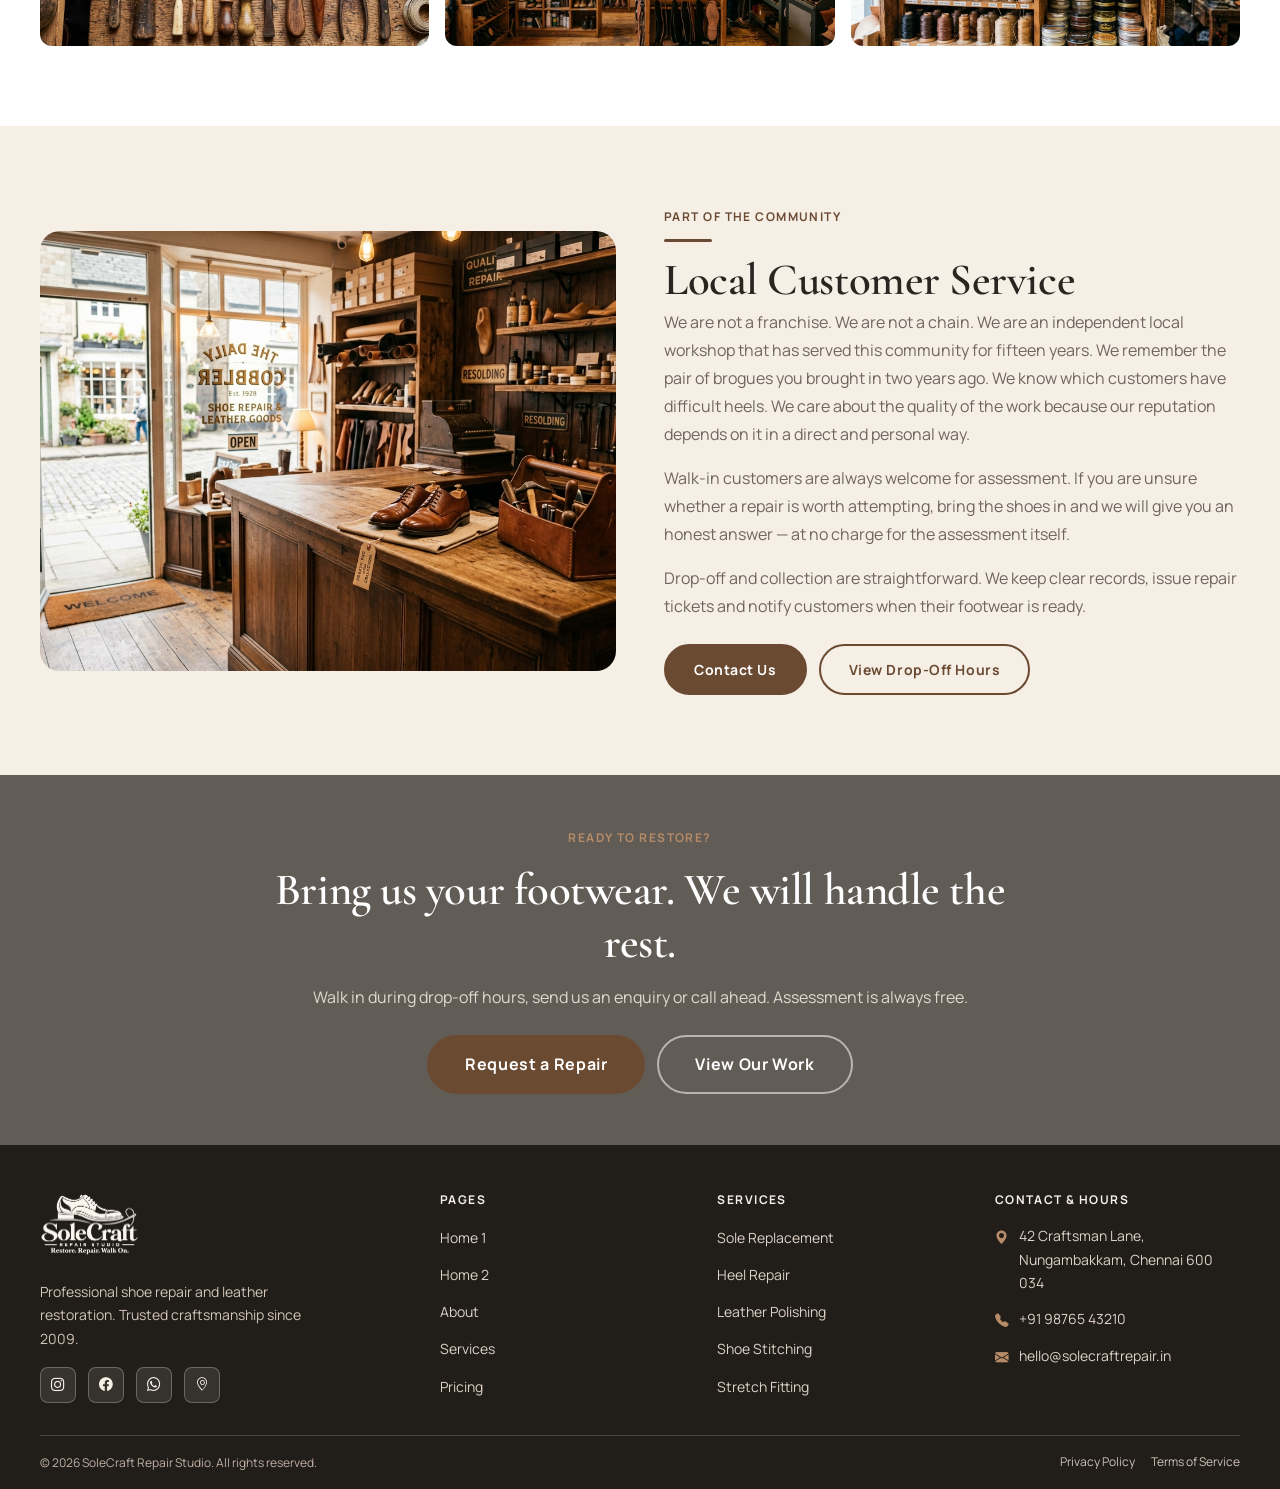
<file: about.html>
<!DOCTYPE html>
<html lang="en" dir="ltr" data-theme="light">
<head>
  <meta charset="UTF-8">
  <meta name="viewport" content="width=device-width, initial-scale=1.0">
  <title>About SoleCraft Repair Studio — Our Story &amp; Workshop</title>
  <meta name="description" content="Learn about SoleCraft Repair Studio — our history, craftsmanship values, repair philosophy, the materials we work with and our commitment to local service.">
  <link rel="canonical" href="about.html">
  <link rel="stylesheet" href="https://cdn.jsdelivr.net/npm/bootstrap-icons@1.11.3/font/bootstrap-icons.min.css">
  <link rel="stylesheet" href="css/main.css">
  <link rel="stylesheet" href="css/header.css">
  <link rel="stylesheet" href="css/buttons.css">
  <link rel="stylesheet" href="css/services.css">
  <link rel="stylesheet" href="css/footer.css">
  <link rel="stylesheet" href="css/dark-theme.css">
  <link rel="stylesheet" href="css/rtl.css">
  <link rel="stylesheet" href="css/desktop.css">
  <link rel="stylesheet" href="css/tablet.css">
  <link rel="stylesheet" href="css/mobile.css">
  <link rel="stylesheet" href="css/responsive-fixes.css">
  <link rel="icon" href="assets/favicon.svg" type="image/svg+xml">
  <style>
    .about-split { display:grid; grid-template-columns:1fr 1fr; gap:var(--sp-6); align-items:center; }
    .about-split.image-first .about-img { order:1; }
    .about-split.image-first .about-text { order:2; }
    .about-split.reverse .about-img { order:2; }
    .about-split.reverse .about-text { order:1; }
    .about-img { border-radius:var(--radius-xl); overflow:hidden; height:440px; }
    .about-img img { width:100%;height:100%;object-fit:cover; }
    .about-text p { max-width:none; }
    .values-grid { display:grid; grid-template-columns:repeat(3,1fr); gap:var(--sp-3); }
    .value-card { background:var(--bg-card); border:1px solid var(--clr-border); border-radius:var(--radius-lg); padding:var(--sp-4); }
    .value-card i { font-size:1.75rem; color:var(--clr-primary); margin-bottom:var(--sp-2); }
    .value-card h4 { font-family:var(--font-heading); font-size:var(--fs-xl); color:var(--clr-heading); margin-bottom:0.25rem; }
    .value-card p { font-size:var(--fs-sm); max-width:none; }
    .workshop-gallery { display:grid; grid-template-columns:repeat(3,1fr); gap:1rem; }
    .workshop-gallery-item { border-radius:var(--radius-lg); overflow:hidden; height:220px; }
    .workshop-gallery-item img { width:100%;height:100%;object-fit:cover; transition: transform var(--transition-slow); }
    .workshop-gallery-item:hover img { transform:scale(1.05); }
    .about-stats-grid {
      display: grid;
      grid-template-columns: repeat(4, minmax(0, 1fr));
      gap: var(--sp-4);
      margin-top: var(--sp-6);
      padding: var(--sp-5);
      border-radius: var(--radius-xl);
      background: #6B4A32;
    }
    .about-stats-grid .stat-number { color: #F5EFE6; }
    .about-stats-grid .stat-label { color: #F5EFE6; }
    @media (max-width: 1024px) {
      .about-split { grid-template-columns:1fr; }
      .about-img { height:300px; order:0 !important; }
      .about-text { order:1 !important; }
      .values-grid { grid-template-columns:repeat(2,1fr); }
      .workshop-gallery { grid-template-columns:repeat(2,1fr); }
      .about-stats-grid { grid-template-columns:repeat(2,minmax(0,1fr)); }
    }
    @media (max-width:767px) {
      .values-grid { grid-template-columns:1fr; }
      .workshop-gallery { grid-template-columns:1fr; }
    }
  </style>
</head>
<body>

<!-- NAVBAR -->
<header>
  <nav class="sc-navbar" role="navigation" aria-label="Main navigation">
    <div class="navbar-container">
      <a href="index.html" class="sc-brand" aria-label="SoleCraft Repair Studio Home"><img src="assets/images/common/logo.png" alt="SoleCraft Repair Studio" class="sc-brand-logo"></a>
      <ul class="sc-nav-links"><li><a href="index.html" class="nav-link">Home 1</a></li><li><a href="home2.html" class="nav-link">Home 2</a></li><li><a href="about.html" class="nav-link active">About</a></li><li><a href="services.html" class="nav-link">Services</a></li><li><a href="pricing.html" class="nav-link">Pricing</a></li><li><a href="before-after.html" class="nav-link">Before &amp; After</a></li><li><a href="craftsmanship.html" class="nav-link">Craftsmanship</a></li><li><a href="contact.html" class="nav-link">Contact</a></li></ul>
      <div class="sc-nav-controls"><a href="contact.html#enquiry" class="btn-login">Book a Repair</a><button class="sc-icon-btn sc-theme-toggle" aria-label="Toggle theme"><i class="bi bi-moon sc-theme-icon"></i></button><button class="sc-icon-btn sc-rtl-toggle" aria-label="Toggle direction"><span class="sc-rtl-label" style="font-size:0.65rem;font-weight:700;">RTL</span></button><button class="sc-hamburger" id="hamburger-btn" aria-label="Open menu" aria-expanded="false"><span></span><span></span><span></span></button></div>
    </div>
  </nav>
  <div class="sc-mobile-menu" id="mobile-menu"><ul class="mobile-nav-links"><li><a href="index.html">Home 1</a></li><li><a href="home2.html">Home 2</a></li><li><a href="about.html" class="active">About</a></li><li><a href="services.html">Services</a></li><li><a href="pricing.html">Pricing</a></li><li><a href="before-after.html">Before &amp; After</a></li><li><a href="craftsmanship.html">Craftsmanship</a></li><li><a href="contact.html">Contact</a></li></ul><div class="mobile-controls"><a href="contact.html#enquiry" class="btn-sc btn-primary-sc btn-sc-sm">Book a Repair</a><button class="sc-icon-btn sc-theme-toggle" aria-label="Toggle theme"><i class="bi bi-moon sc-theme-icon"></i></button><button class="sc-icon-btn sc-rtl-toggle" aria-label="Toggle direction"><span class="sc-rtl-label" style="font-size:0.65rem;font-weight:700;">RTL</span></button></div></div>
</header>

<!-- PAGE HERO -->
<section class="sc-page-hero">
  <div class="sc-hero-bg" style="background-image:url('assets/images/hero/about-banner.png');"></div>
  <div class="hero-overlay-center" aria-hidden="true"></div>
  <div class="page-hero-content">
    <p class="eyebrow">The Workshop Behind the Work</p>
    <h1>About SoleCraft</h1>
    <p>A local repair studio built on honest craft, quality materials and straightforward service. No gimmicks — just good repair work done well.</p>
  </div>
</section>

<!-- OUR STORY -->
<section class="section-pad bg-cream" id="story">
  <div class="container-sc">
    <div class="about-split image-first">
      <div class="about-text fade-up">
        <p class="eyebrow">How It Began</p>
        <div class="sc-divider"></div>
        <h2>Our Story</h2>
        <p style="margin-bottom:var(--sp-3);">SoleCraft opened in 2009 with a simple idea: that quality shoes deserve proper repair, and that customers deserve honest advice about what is and is not possible. We started as a small bench operation with a handful of tools and a clear commitment to doing the work properly.</p>
        <p style="margin-bottom:var(--sp-3);">Over fifteen years, the workshop has grown — in equipment, in skill range and in the breadth of repairs we perform. But the approach has not changed. Every pair that arrives gets assessed honestly. Every estimate is explained before work begins. Every repaired pair goes through inspection before collection.</p>
        <p>We are a local business. Our customers are local. The relationship between a good cobbler and a local community is built on trust over time — and that is the standard we hold ourselves to.</p>
      </div>
      <div class="about-img fade-up stagger-1">
        <img src="assets/images/pages/about.jpg" alt="SoleCraft workshop interior with artisan cobbler at work" loading="lazy">
      </div>
    </div>
  </div>
</section>

<!-- WHY WE REPAIR -->
<section class="section-pad bg-white" id="why">
  <div class="container-sc">
    <div class="about-split reverse">
      <div class="about-img fade-up">
        <img src="assets/images/pages/why-repair.jpg" alt="Heritage leather boots with restored Vibram resole and rich patina" loading="lazy">
      </div>
      <div class="about-text fade-up stagger-1">
        <p class="eyebrow">The Case for Repair</p>
        <div class="sc-divider"></div>
        <h2>Why We Repair</h2>
        <p style="margin-bottom:var(--sp-3);">The culture of replacing rather than repairing is expensive, wasteful and often unnecessary. A pair of quality shoes — properly constructed from decent materials — can last decades with appropriate care and timely repair.</p>
        <p style="margin-bottom:var(--sp-3);">We repair because good shoes matter. A pair of well-made leather Oxfords represents an investment in quality and comfort. When the sole wears through or a seam fails, that is not the end of the shoe — it is a repair that any competent cobbler can address.</p>
        <p>We also repair because broken-in footwear has a comfort that a new pair simply does not yet have. There is practical value in maintaining what you already own and what already fits you well.</p>
      </div>
    </div>
  </div>
</section>

<!-- VALUES -->
<section class="section-pad bg-beige" id="values">
  <div class="container-sc">
    <div class="section-header center fade-up">
      <p class="eyebrow">What Guides Us</p>
      <div class="sc-divider"></div>
      <h2>Quality Standards</h2>
    </div>
    <div class="values-grid fade-up stagger-1">
      <div class="value-card"><i class="bi bi-search"></i><h4>Honest Assessment</h4><p>We do not tell customers what they want to hear about a repair. We tell them what the shoe needs and what the repair can realistically achieve — before any work begins.</p></div>
      <div class="value-card"><i class="bi bi-layers"></i><h4>Right Materials</h4><p>We select materials that suit the shoe's construction and intended use. A cheap sole that fails in three months is not a repair — it is a delay. Our choices are made for lasting wear.</p></div>
      <div class="value-card"><i class="bi bi-check2-circle"></i><h4>Finished Work</h4><p>Every repair includes appropriate finishing — edge bevelling, conditioning, polishing — as part of the standard. Finishing is not an optional extra. The details matter to us.</p></div>
      <div class="value-card"><i class="bi bi-clock-history"></i><h4>Realistic Timelines</h4><p>We give honest turnaround estimates and keep you updated if plans change. If a repair needs three days, we say three days and deliver within that timeframe.</p></div>
      <div class="value-card"><i class="bi bi-shield-check"></i><h4>Work We Stand Behind</h4><p>If something we repaired fails within a reasonable period under normal use, we address it. We back our work because we are confident in our methods and materials.</p></div>
      <div class="value-card"><i class="bi bi-people"></i><h4>Local Service</h4><p>We are part of this community. We recognise our customers. We remember their footwear. That kind of relationship takes years to build — and we take it seriously.</p></div>
    </div>
    <div class="about-stats-grid" id="about-stats">
      <div class="stat-block fade-up"><div class="stat-number">2009</div><div class="stat-label">Year Established</div></div>
      <div class="stat-block fade-up stagger-1"><div class="stat-number">5,000+</div><div class="stat-label">Repairs Completed</div></div>
      <div class="stat-block fade-up stagger-2"><div class="stat-number">10+</div><div class="stat-label">Services Offered</div></div>
      <div class="stat-block fade-up stagger-3"><div class="stat-number">4.9★</div><div class="stat-label">Average Rating</div></div>
    </div>
  </div>
</section>

<!-- WORKSHOP -->
<section class="section-pad bg-white" id="workshop">
  <div class="container-sc">
    <div class="section-header center fade-up">
      <p class="eyebrow">The Physical Space</p>
      <div class="sc-divider"></div>
      <h2>Our Workshop</h2>
      <p>A working cobbler's workshop — functional, well-stocked and built around the actual work of shoe repair. Not a boutique, not a showroom.</p>
    </div>
    <div class="workshop-gallery fade-up stagger-1">
      <div class="workshop-gallery-item"><img src="assets/images/craftsmanship/bench-tools.jpg" alt="Cobbler's bench with authentic tools, lasts, and repair work" loading="lazy"></div>
      <div class="workshop-gallery-item"><img src="assets/images/pages/workshop-wide.jpg" alt="SoleCraft workshop interior with shoe storage shelves and active craftsman" loading="lazy"></div>
      <div class="workshop-gallery-item"><img src="assets/images/craftsmanship/materials-display.jpg" alt="Shelves of leather hides, Vibram soles, and repair materials" loading="lazy"></div>
    </div>
  </div>
</section>

<!-- LOCAL SERVICE -->
<section class="section-pad bg-cream" id="local">
  <div class="container-sc">
    <div class="about-split image-first">
      <div class="about-text fade-up">
        <p class="eyebrow">Part of the Community</p>
        <div class="sc-divider"></div>
        <h2>Local Customer Service</h2>
        <p style="margin-bottom:var(--sp-3);">We are not a franchise. We are not a chain. We are an independent local workshop that has served this community for fifteen years. We remember the pair of brogues you brought in two years ago. We know which customers have difficult heels. We care about the quality of the work because our reputation depends on it in a direct and personal way.</p>
        <p style="margin-bottom:var(--sp-3);">Walk-in customers are always welcome for assessment. If you are unsure whether a repair is worth attempting, bring the shoes in and we will give you an honest answer — at no charge for the assessment itself.</p>
        <p>Drop-off and collection are straightforward. We keep clear records, issue repair tickets and notify customers when their footwear is ready.</p>
        <div style="margin-top:var(--sp-4);display:flex;gap:var(--sp-2);flex-wrap:wrap;">
          <a href="contact.html" class="btn-sc btn-primary-sc" id="about-contact-btn">Contact Us</a>
          <a href="contact.html#timings" class="btn-sc btn-secondary-sc" id="about-hours-btn">View Drop-Off Hours</a>
        </div>
      </div>
      <div class="about-img fade-up stagger-1">
        <img src="assets/images/pages/contact.jpg" alt="Welcoming cobbler shop counter with restored shoes ready for collection" loading="lazy">
      </div>
    </div>
  </div>
</section>

<!-- FINAL CTA -->
<section class="cta-section section-pad" style="background-image:url('assets/images/cta/about-cta.png');">
  <div class="cta-overlay" aria-hidden="true"></div>
  <div class="container-sc cta-content">
    <p class="eyebrow" style="color:var(--clr-accent);">Ready to Restore?</p>
    <h2 style="color:var(--clr-white);">Bring us your footwear. We will handle the rest.</h2>
    <p>Walk in during drop-off hours, send us an enquiry or call ahead. Assessment is always free.</p>
    <div style="display:flex;flex-wrap:wrap;gap:var(--sp-2);justify-content:center;margin-top:var(--sp-4);">
      <a href="contact.html#enquiry" class="btn-sc btn-primary-sc btn-sc-lg" id="about-cta-repair-btn">Request a Repair</a>
      <a href="before-after.html" class="btn-sc btn-ghost-sc btn-sc-lg" id="about-cta-gallery-btn">View Our Work</a>
    </div>
  </div>
</section>

<!-- FOOTER -->
<footer class="sc-footer">
  <div class="container-sc">
    <div class="sc-footer-grid">
      <div class="footer-brand"><a href="index.html" class="footer-brand-link" aria-label="SoleCraft home"><img src="assets/images/common/logo-light.png" alt="SoleCraft Repair Studio" class="footer-brand-logo"></a><p>Professional shoe repair and leather restoration. Trusted craftsmanship since 2009.</p><div class="footer-social"><a href="#" aria-label="Instagram"><i class="bi bi-instagram"></i></a><a href="#" aria-label="Facebook"><i class="bi bi-facebook"></i></a><a href="#" aria-label="WhatsApp"><i class="bi bi-whatsapp"></i></a><a href="#" aria-label="Google Maps"><i class="bi bi-geo-alt"></i></a></div></div>
      <div class="footer-col"><h5>Pages</h5><ul><li><a href="index.html">Home 1</a></li><li><a href="home2.html">Home 2</a></li><li><a href="about.html">About</a></li><li><a href="services.html">Services</a></li><li><a href="pricing.html">Pricing</a></li><li><a href="before-after.html">Before &amp; After</a></li><li><a href="craftsmanship.html">Craftsmanship</a></li></ul></div>
      <div class="footer-col"><h5>Services</h5><ul><li><a href="services.html#sole">Sole Replacement</a></li><li><a href="services.html#heel">Heel Repair</a></li><li><a href="services.html#leather">Leather Polishing</a></li><li><a href="services.html#stitching">Shoe Stitching</a></li><li><a href="services.html#stretch">Stretch Fitting</a></li><li><a href="services.html#waterproof">Waterproofing</a></li></ul></div>
      <div class="footer-col"><h5>Contact &amp; Hours</h5><div class="footer-contact-item"><i class="bi bi-geo-alt-fill"></i><span>42 Craftsman Lane, Nungambakkam, Chennai 600 034</span></div><div class="footer-contact-item"><i class="bi bi-telephone-fill"></i><span>+91 98765 43210</span></div><div class="footer-contact-item"><i class="bi bi-envelope-fill"></i><span>hello@solecraftrepair.in</span></div><div class="footer-hours" style="margin-top:0.75rem;"><div class="footer-hours-row"><span class="day">Mon–Fri</span><span>9:00 AM – 7:00 PM</span></div><div class="footer-hours-row"><span class="day">Saturday</span><span>10:00 AM – 5:00 PM</span></div><div class="footer-hours-row"><span class="day">Sunday</span><span>Closed</span></div></div></div>
    </div>
    <div class="sc-footer-bottom"><p>&copy; 2026 SoleCraft Repair Studio. All rights reserved.</p><div class="footer-legal"><a href="#">Privacy Policy</a><a href="#">Terms of Service</a></div></div>
  </div>
</footer>
<button id="scroll-top" aria-label="Back to top"><i class="bi bi-arrow-up"></i></button>
<script src="js/main.js"></script>
</body>
</html>
</file>
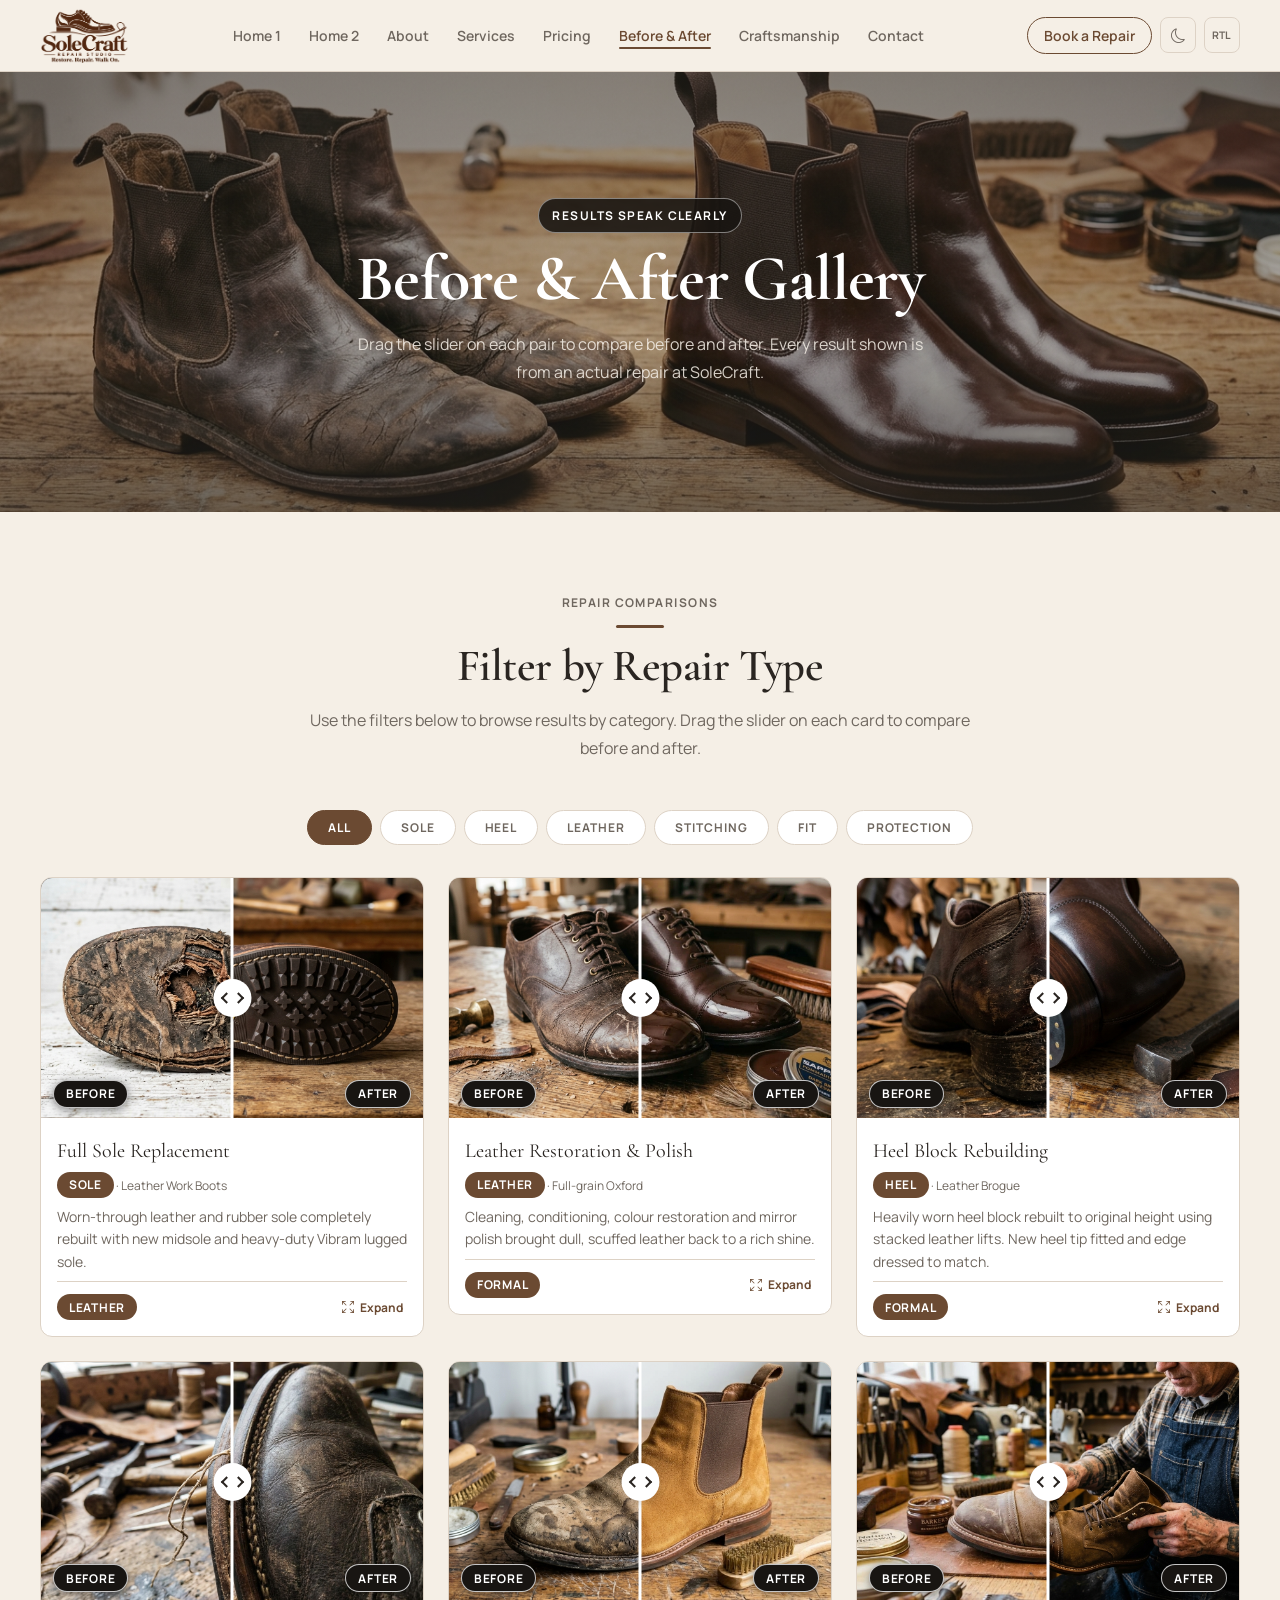
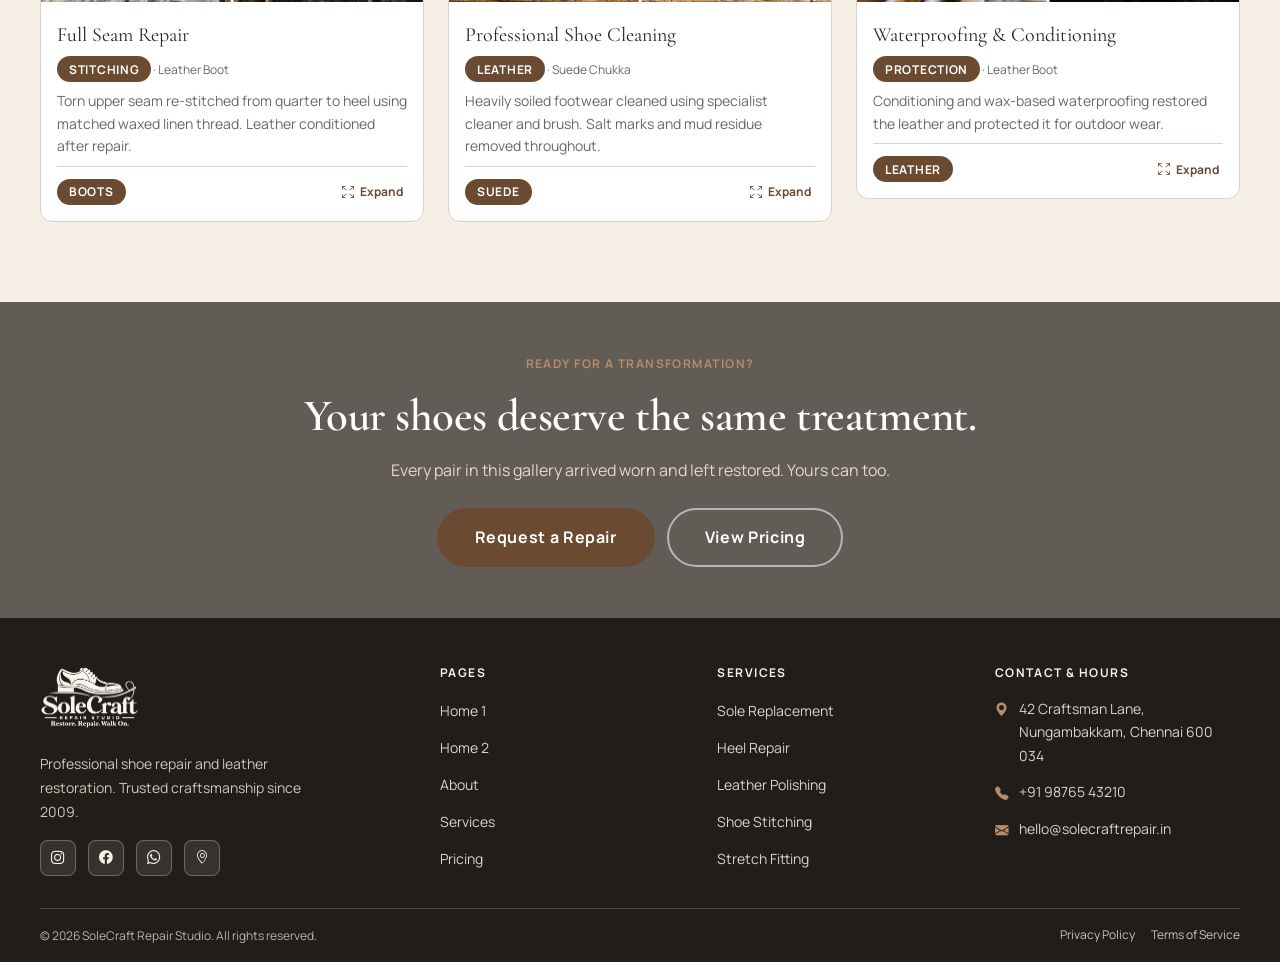
<file: before-after.html>
<!DOCTYPE html>
<html lang="en" dir="ltr" data-theme="light">
<head>
  <meta charset="UTF-8">
  <meta name="viewport" content="width=device-width, initial-scale=1.0">
  <title>Before &amp; After Gallery — SoleCraft Repair Studio</title>
  <meta name="description" content="See the results of our shoe repair work. Before and after comparisons of sole replacement, heel repair, leather restoration, stitching and more at SoleCraft.">
  <link rel="canonical" href="before-after.html">
  <link rel="stylesheet" href="https://cdn.jsdelivr.net/npm/bootstrap-icons@1.11.3/font/bootstrap-icons.min.css">
  <link rel="stylesheet" href="css/main.css">
  <link rel="stylesheet" href="css/header.css">
  <link rel="stylesheet" href="css/buttons.css">
  <link rel="stylesheet" href="css/gallery.css">
  <link rel="stylesheet" href="css/footer.css">
  <link rel="stylesheet" href="css/dark-theme.css">
  <link rel="stylesheet" href="css/rtl.css">
  <link rel="stylesheet" href="css/desktop.css">
  <link rel="stylesheet" href="css/tablet.css">
  <link rel="stylesheet" href="css/mobile.css">
  <link rel="stylesheet" href="css/responsive-fixes.css">
  <link rel="icon" href="assets/favicon.svg" type="image/svg+xml">
</head>
<body>

<!-- NAVBAR -->
<header>
  <nav class="sc-navbar" role="navigation" aria-label="Main navigation">
    <div class="navbar-container">
      <a href="index.html" class="sc-brand" aria-label="SoleCraft Repair Studio Home"><img src="assets/images/common/logo.png" alt="SoleCraft Repair Studio" class="sc-brand-logo"></a>
      <ul class="sc-nav-links"><li><a href="index.html" class="nav-link">Home 1</a></li><li><a href="home2.html" class="nav-link">Home 2</a></li><li><a href="about.html" class="nav-link">About</a></li><li><a href="services.html" class="nav-link">Services</a></li><li><a href="pricing.html" class="nav-link">Pricing</a></li><li><a href="before-after.html" class="nav-link active">Before &amp; After</a></li><li><a href="craftsmanship.html" class="nav-link">Craftsmanship</a></li><li><a href="contact.html" class="nav-link">Contact</a></li></ul>
      <div class="sc-nav-controls"><a href="contact.html#enquiry" class="btn-login">Book a Repair</a><button class="sc-icon-btn sc-theme-toggle" aria-label="Toggle theme"><i class="bi bi-moon sc-theme-icon"></i></button><button class="sc-icon-btn sc-rtl-toggle" aria-label="Toggle direction"><span class="sc-rtl-label" style="font-size:0.65rem;font-weight:700;">RTL</span></button><button class="sc-hamburger" id="hamburger-btn" aria-label="Open menu" aria-expanded="false"><span></span><span></span><span></span></button></div>
    </div>
  </nav>
  <div class="sc-mobile-menu" id="mobile-menu"><ul class="mobile-nav-links"><li><a href="index.html">Home 1</a></li><li><a href="home2.html">Home 2</a></li><li><a href="about.html">About</a></li><li><a href="services.html">Services</a></li><li><a href="pricing.html">Pricing</a></li><li><a href="before-after.html" class="active">Before &amp; After</a></li><li><a href="craftsmanship.html">Craftsmanship</a></li><li><a href="contact.html">Contact</a></li></ul><div class="mobile-controls"><a href="contact.html#enquiry" class="btn-sc btn-primary-sc btn-sc-sm">Book a Repair</a><button class="sc-icon-btn sc-theme-toggle" aria-label="Toggle theme"><i class="bi bi-moon sc-theme-icon"></i></button><button class="sc-icon-btn sc-rtl-toggle" aria-label="Toggle direction"><span class="sc-rtl-label" style="font-size:0.65rem;font-weight:700;">RTL</span></button></div></div>
</header>

<!-- PAGE HERO -->
<section class="sc-page-hero">
  <div class="sc-hero-bg" style="background-image:url('assets/images/hero/before-after.jpg');"></div>
  <div class="hero-overlay-center" aria-hidden="true"></div>
  <div class="page-hero-content">
    <p class="eyebrow">Results Speak Clearly</p>
    <h1>Before &amp; After Gallery</h1>
    <p>Drag the slider on each pair to compare before and after. Every result shown is from an actual repair at SoleCraft.</p>
  </div>
</section>

<!-- GALLERY SECTION -->
<section class="section-pad bg-cream" id="gallery">
  <div class="container-sc">
    <div class="section-header center fade-up">
      <p class="eyebrow">Repair Comparisons</p>
      <div class="sc-divider"></div>
      <h2>Filter by Repair Type</h2>
      <p>Use the filters below to browse results by category. Drag the slider on each card to compare before and after.</p>
    </div>

    <!-- Filters -->
    <div class="gallery-filters fade-up stagger-1" role="group" aria-label="Gallery filters">
      <button class="gallery-filter-btn active" data-filter="all" id="filter-all">All</button>
      <button class="gallery-filter-btn" data-filter="sole" id="filter-sole">Sole</button>
      <button class="gallery-filter-btn" data-filter="heel" id="filter-heel">Heel</button>
      <button class="gallery-filter-btn" data-filter="leather" id="filter-leather">Leather</button>
      <button class="gallery-filter-btn" data-filter="stitching" id="filter-stitching">Stitching</button>
      <button class="gallery-filter-btn" data-filter="fit" id="filter-fit">Fit</button>
      <button class="gallery-filter-btn" data-filter="protection" id="filter-protection">Protection</button>
    </div>

    <!-- Gallery Grid -->
    <div class="gallery-grid fade-up stagger-2">

      <!-- 1 — Sole -->
      <div class="gallery-item" data-category="sole">
        <div class="gallery-card">
          <div class="ba-container" role="img" aria-label="Boot sole before and after replacement">
            <div class="ba-after"><img src="assets/images/gallery/sole-commando-after.jpg" alt="Boot resoled with brand new Vibram lugged rubber sole" loading="lazy"></div>
            <div class="ba-before"><img src="assets/images/gallery/sole-before.jpg" alt="Old worn-through boot sole with large hole" loading="lazy"></div>
            <div class="ba-handle" aria-hidden="true"><div class="ba-handle-knob"><i class="bi bi-chevron-expand" style="transform:rotate(90deg)"></i></div></div>
            <span class="ba-label before" aria-hidden="true">Before</span>
            <span class="ba-label after" aria-hidden="true">After</span>
          </div>
          <div class="gallery-card-info">
            <div class="gallery-card-label">Full Sole Replacement</div>
            <div class="gallery-card-meta"><span class="sc-badge sc-badge-primary">SOLE</span> · Leather Work Boots</div>
            <div class="gallery-card-desc">Worn-through leather and rubber sole completely rebuilt with new midsole and heavy-duty Vibram lugged sole.</div>
            <div class="gallery-card-footer">
              <span class="sc-badge sc-badge-accent">Leather</span>
              <button class="gallery-expand-btn" aria-label="View full size comparison"><i class="bi bi-arrows-fullscreen"></i> Expand</button>
            </div>
          </div>
        </div>
      </div>

      <!-- 2 — Leather -->
      <div class="gallery-item" data-category="leather">
        <div class="gallery-card">
          <div class="ba-container" role="img" aria-label="Oxford shoes before and after leather restoration">
            <div class="ba-after"><img src="assets/images/gallery/leather-mirror-after.jpg" alt="Oxford shoes after deep nourishment and mirror gloss glaze" loading="lazy"></div>
            <div class="ba-before"><img src="assets/images/gallery/leather-scuffed-before.jpg" alt="Scuffed, faded, and dry leather Oxford shoes before treatment" loading="lazy"></div>
            <div class="ba-handle" aria-hidden="true"><div class="ba-handle-knob"><i class="bi bi-chevron-expand" style="transform:rotate(90deg)"></i></div></div>
            <span class="ba-label before" aria-hidden="true">Before</span>
            <span class="ba-label after" aria-hidden="true">After</span>
          </div>
          <div class="gallery-card-info">
            <div class="gallery-card-label">Leather Restoration &amp; Polish</div>
            <div class="gallery-card-meta"><span class="sc-badge sc-badge-accent">LEATHER</span> · Full-grain Oxford</div>
            <div class="gallery-card-desc">Cleaning, conditioning, colour restoration and mirror polish brought dull, scuffed leather back to a rich shine.</div>
            <div class="gallery-card-footer">
              <span class="sc-badge sc-badge-primary">Formal</span>
              <button class="gallery-expand-btn" aria-label="View full size comparison"><i class="bi bi-arrows-fullscreen"></i> Expand</button>
            </div>
          </div>
        </div>
      </div>

      <!-- 3 — Heel -->
      <div class="gallery-item" data-category="heel">
        <div class="gallery-card">
          <div class="ba-container" role="img" aria-label="Dress shoes before and after heel repair">
            <div class="ba-after"><img src="assets/images/gallery/heel-rebuilt-after.jpg" alt="Dress shoes after heel block rebuilding with brass nails" loading="lazy"></div>
            <div class="ba-before"><img src="assets/images/gallery/heel-worn-before.jpg" alt="Dress shoes before heel repair — worn slanted abraded heel block" loading="lazy"></div>
            <div class="ba-handle" aria-hidden="true"><div class="ba-handle-knob"><i class="bi bi-chevron-expand" style="transform:rotate(90deg)"></i></div></div>
            <span class="ba-label before" aria-hidden="true">Before</span>
            <span class="ba-label after" aria-hidden="true">After</span>
          </div>
          <div class="gallery-card-info">
            <div class="gallery-card-label">Heel Block Rebuilding</div>
            <div class="gallery-card-meta"><span class="sc-badge sc-badge-primary">HEEL</span> · Leather Brogue</div>
            <div class="gallery-card-desc">Heavily worn heel block rebuilt to original height using stacked leather lifts. New heel tip fitted and edge dressed to match.</div>
            <div class="gallery-card-footer">
              <span class="sc-badge sc-badge-accent">Formal</span>
              <button class="gallery-expand-btn" aria-label="View full size comparison"><i class="bi bi-arrows-fullscreen"></i> Expand</button>
            </div>
          </div>
        </div>
      </div>

      <!-- 4 — Stitching -->
      <div class="gallery-item" data-category="stitching">
        <div class="gallery-card">
          <div class="ba-container" role="img" aria-label="Boot seam before and after stitching repair">
            <div class="ba-after"><img src="assets/images/gallery/stitching-clean-after.jpg" alt="Leather boot after seam welt hand-stitching with tight waxed thread" loading="lazy"></div>
            <div class="ba-before"><img src="assets/images/gallery/stitching-torn-before.jpg" alt="Leather boot with blown-out split seam before stitching repair" loading="lazy"></div>
            <div class="ba-handle" aria-hidden="true"><div class="ba-handle-knob"><i class="bi bi-chevron-expand" style="transform:rotate(90deg)"></i></div></div>
            <span class="ba-label before" aria-hidden="true">Before</span>
            <span class="ba-label after" aria-hidden="true">After</span>
          </div>
          <div class="gallery-card-info">
            <div class="gallery-card-label">Full Seam Repair</div>
            <div class="gallery-card-meta"><span class="sc-badge sc-badge-dark">STITCHING</span> · Leather Boot</div>
            <div class="gallery-card-desc">Torn upper seam re-stitched from quarter to heel using matched waxed linen thread. Leather conditioned after repair.</div>
            <div class="gallery-card-footer">
              <span class="sc-badge sc-badge-primary">Boots</span>
              <button class="gallery-expand-btn" aria-label="View full size comparison"><i class="bi bi-arrows-fullscreen"></i> Expand</button>
            </div>
          </div>
        </div>
      </div>

      <!-- 5 — Leather -->
      <div class="gallery-item" data-category="leather">
        <div class="gallery-card">
          <div class="ba-container" role="img" aria-label="Suede shoe cleaning before and after">
            <div class="ba-after"><img src="assets/images/gallery/suede-restored-after.jpg" alt="Suede boot restored with clean nap and revived rich tone" loading="lazy"></div>
            <div class="ba-before"><img src="assets/images/gallery/suede-stained-before.jpg" alt="Muddy soiled suede boot with water marks before cleaning" loading="lazy"></div>
            <div class="ba-handle" aria-hidden="true"><div class="ba-handle-knob"><i class="bi bi-chevron-expand" style="transform:rotate(90deg)"></i></div></div>
            <span class="ba-label before" aria-hidden="true">Before</span>
            <span class="ba-label after" aria-hidden="true">After</span>
          </div>
          <div class="gallery-card-info">
            <div class="gallery-card-label">Professional Shoe Cleaning</div>
            <div class="gallery-card-meta"><span class="sc-badge sc-badge-accent">LEATHER</span> · Suede Chukka</div>
            <div class="gallery-card-desc">Heavily soiled footwear cleaned using specialist cleaner and brush. Salt marks and mud residue removed throughout.</div>
            <div class="gallery-card-footer">
              <span class="sc-badge sc-badge-dark">Suede</span>
              <button class="gallery-expand-btn" aria-label="View full size comparison"><i class="bi bi-arrows-fullscreen"></i> Expand</button>
            </div>
          </div>
        </div>
      </div>

      <!-- 6 — Protection -->
      <div class="gallery-item" data-category="protection">
        <div class="gallery-card">
          <div class="ba-container" role="img" aria-label="Leather boot before and after waterproofing treatment">
            <div class="ba-after"><img src="assets/images/services/waterproofing.jpg" alt="Leather boot after waterproofing treatment with water beading" loading="lazy"></div>
            <div class="ba-before"><img src="assets/images/gallery/waterproof-before.jpg" alt="Dry weathered leather boot with water and salt stains before treatment" loading="lazy"></div>
            <div class="ba-handle" aria-hidden="true"><div class="ba-handle-knob"><i class="bi bi-chevron-expand" style="transform:rotate(90deg)"></i></div></div>
            <span class="ba-label before" aria-hidden="true">Before</span>
            <span class="ba-label after" aria-hidden="true">After</span>
          </div>
          <div class="gallery-card-info">
            <div class="gallery-card-label">Waterproofing &amp; Conditioning</div>
            <div class="gallery-card-meta"><span class="sc-badge sc-badge-primary">PROTECTION</span> · Leather Boot</div>
            <div class="gallery-card-desc">Conditioning and wax-based waterproofing restored the leather and protected it for outdoor wear.</div>
            <div class="gallery-card-footer">
              <span class="sc-badge sc-badge-accent">Leather</span>
              <button class="gallery-expand-btn" aria-label="View full size comparison"><i class="bi bi-arrows-fullscreen"></i> Expand</button>
            </div>
          </div>
        </div>
      <!-- Empty state when no items match filter -->
      <div class="gallery-empty" id="gallery-empty" style="display:none;" role="status">
        <p>No repair comparisons currently in this category. Contact us to enquire about this service.</p>
      </div>

    </div>
  </div>
</section>

<!-- GALLERY CTA -->
<section class="cta-section section-pad" style="background-image:url('assets/images/cta/before-after-cta.png');">
  <div class="cta-overlay" aria-hidden="true"></div>
  <div class="container-sc cta-content">
    <p class="eyebrow" style="color:var(--clr-accent);">Ready for a Transformation?</p>
    <h2 style="color:var(--clr-white);">Your shoes deserve the same treatment.</h2>
    <p>Every pair in this gallery arrived worn and left restored. Yours can too.</p>
    <div style="display:flex;flex-wrap:wrap;gap:var(--sp-2);justify-content:center;margin-top:var(--sp-4);">
      <a href="contact.html#enquiry" class="btn-sc btn-primary-sc btn-sc-lg" id="gallery-cta-enquire-btn">Request a Repair</a>
      <a href="pricing.html" class="btn-sc btn-ghost-sc btn-sc-lg" id="gallery-cta-pricing-btn">View Pricing</a>
    </div>
  </div>
</section>

<!-- LIGHTBOX -->
<div class="sc-lightbox" id="sc-lightbox" role="dialog" aria-modal="true" aria-label="Expanded comparison view">
  <div class="sc-lightbox-inner">
    <button class="sc-lightbox-close" id="lightbox-close-btn" aria-label="Close expanded view"><i class="bi bi-x-lg"></i></button>
    <div class="sc-lightbox-slider"></div>
    <div class="sc-lightbox-info">
      <h4 class="sc-lightbox-title"></h4>
      <p class="sc-lightbox-desc"></p>
    </div>
  </div>
</div>

<!-- FOOTER -->
<footer class="sc-footer">
  <div class="container-sc">
    <div class="sc-footer-grid">
      <div class="footer-brand"><a href="index.html" class="footer-brand-link" aria-label="SoleCraft home"><img src="assets/images/common/logo-light.png" alt="SoleCraft Repair Studio" class="footer-brand-logo"></a><p>Professional shoe repair and leather restoration. Trusted craftsmanship since 2009.</p><div class="footer-social"><a href="#" aria-label="Instagram"><i class="bi bi-instagram"></i></a><a href="#" aria-label="Facebook"><i class="bi bi-facebook"></i></a><a href="#" aria-label="WhatsApp"><i class="bi bi-whatsapp"></i></a><a href="#" aria-label="Google Maps"><i class="bi bi-geo-alt"></i></a></div></div>
      <div class="footer-col"><h5>Pages</h5><ul><li><a href="index.html">Home 1</a></li><li><a href="home2.html">Home 2</a></li><li><a href="about.html">About</a></li><li><a href="services.html">Services</a></li><li><a href="pricing.html">Pricing</a></li><li><a href="before-after.html">Before &amp; After</a></li><li><a href="craftsmanship.html">Craftsmanship</a></li></ul></div>
      <div class="footer-col"><h5>Services</h5><ul><li><a href="services.html#sole">Sole Replacement</a></li><li><a href="services.html#heel">Heel Repair</a></li><li><a href="services.html#leather">Leather Polishing</a></li><li><a href="services.html#stitching">Shoe Stitching</a></li><li><a href="services.html#stretch">Stretch Fitting</a></li><li><a href="services.html#waterproof">Waterproofing</a></li></ul></div>
      <div class="footer-col"><h5>Contact &amp; Hours</h5><div class="footer-contact-item"><i class="bi bi-geo-alt-fill"></i><span>42 Craftsman Lane, Nungambakkam, Chennai 600 034</span></div><div class="footer-contact-item"><i class="bi bi-telephone-fill"></i><span>+91 98765 43210</span></div><div class="footer-contact-item"><i class="bi bi-envelope-fill"></i><span>hello@solecraftrepair.in</span></div><div class="footer-hours" style="margin-top:0.75rem;"><div class="footer-hours-row"><span class="day">Mon–Fri</span><span>9:00 AM – 7:00 PM</span></div><div class="footer-hours-row"><span class="day">Saturday</span><span>10:00 AM – 5:00 PM</span></div><div class="footer-hours-row"><span class="day">Sunday</span><span>Closed</span></div></div></div>
    </div>
    <div class="sc-footer-bottom"><p>&copy; 2026 SoleCraft Repair Studio. All rights reserved.</p><div class="footer-legal"><a href="#">Privacy Policy</a><a href="#">Terms of Service</a></div></div>
  </div>
</footer>
<button id="scroll-top" aria-label="Back to top"><i class="bi bi-arrow-up"></i></button>
<script src="js/main.js"></script>
<script src="js/gallery.js"></script>
</body>
</html>
</file>
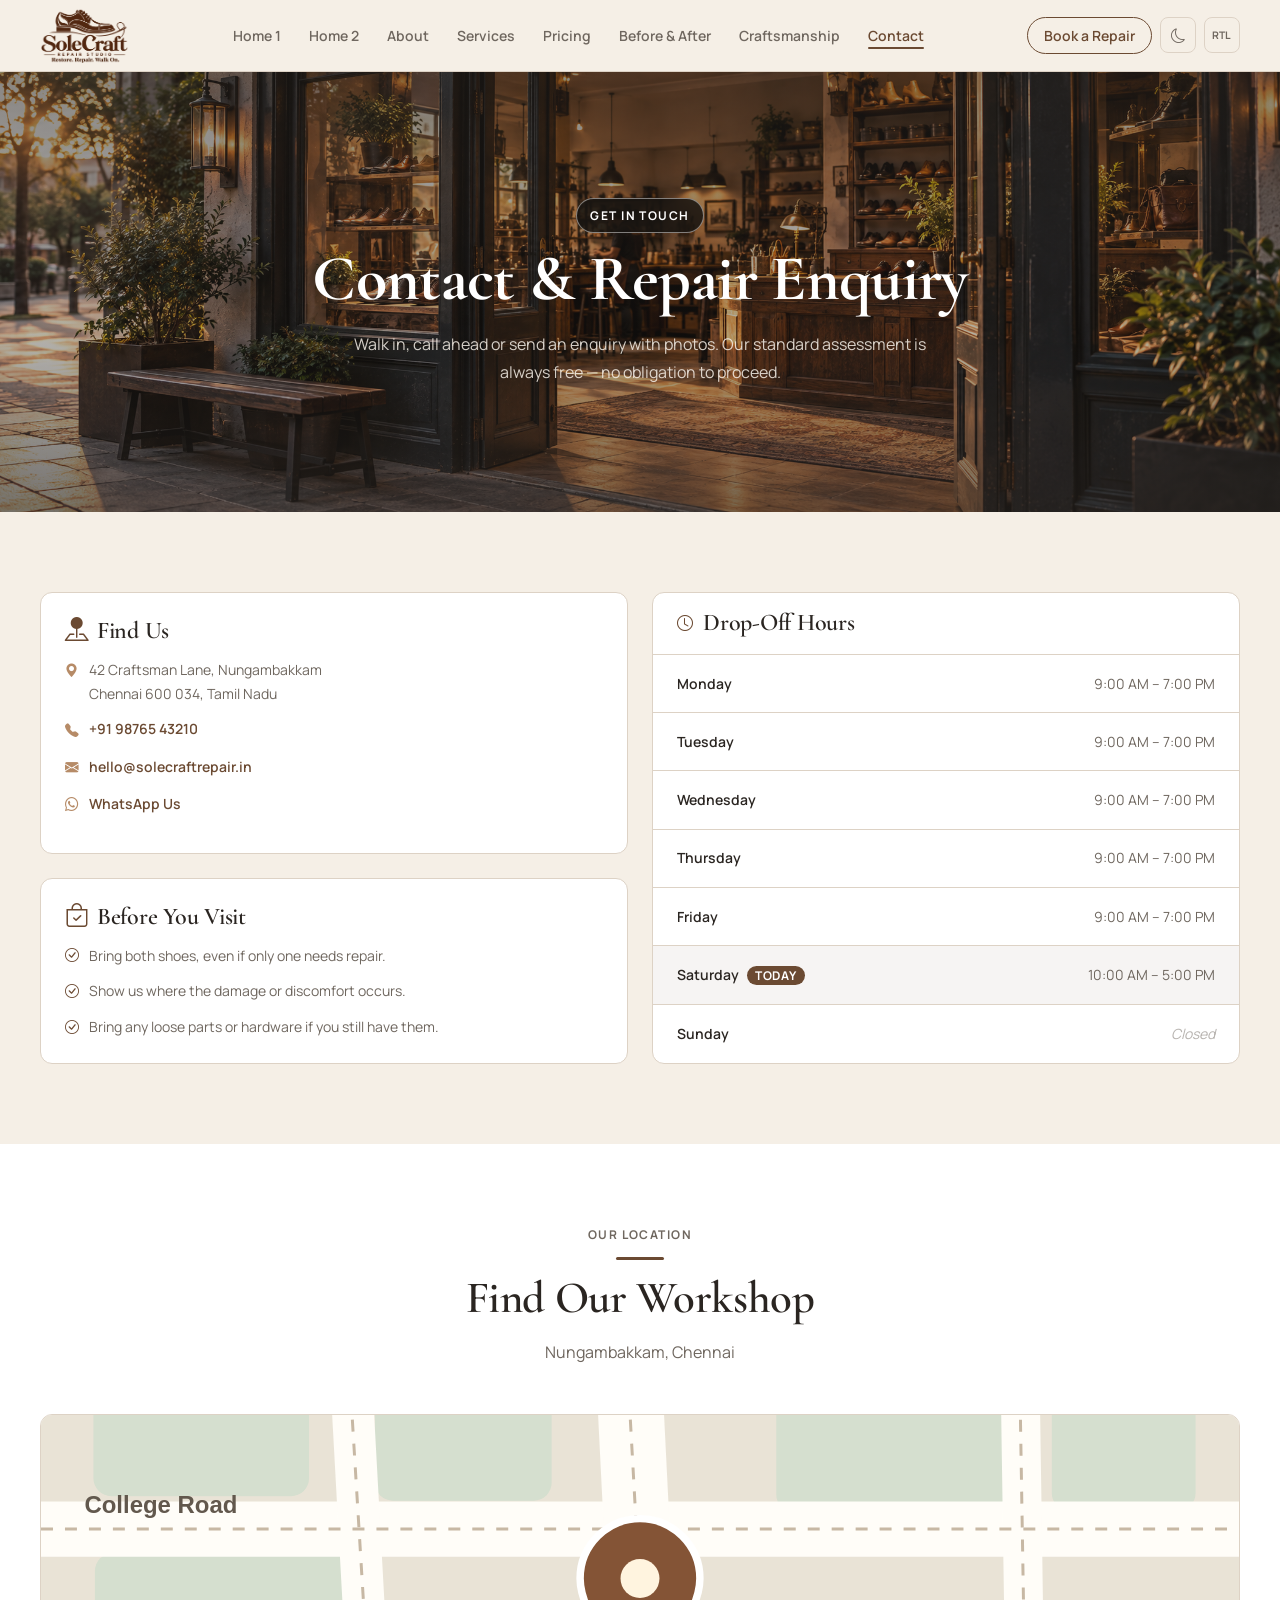
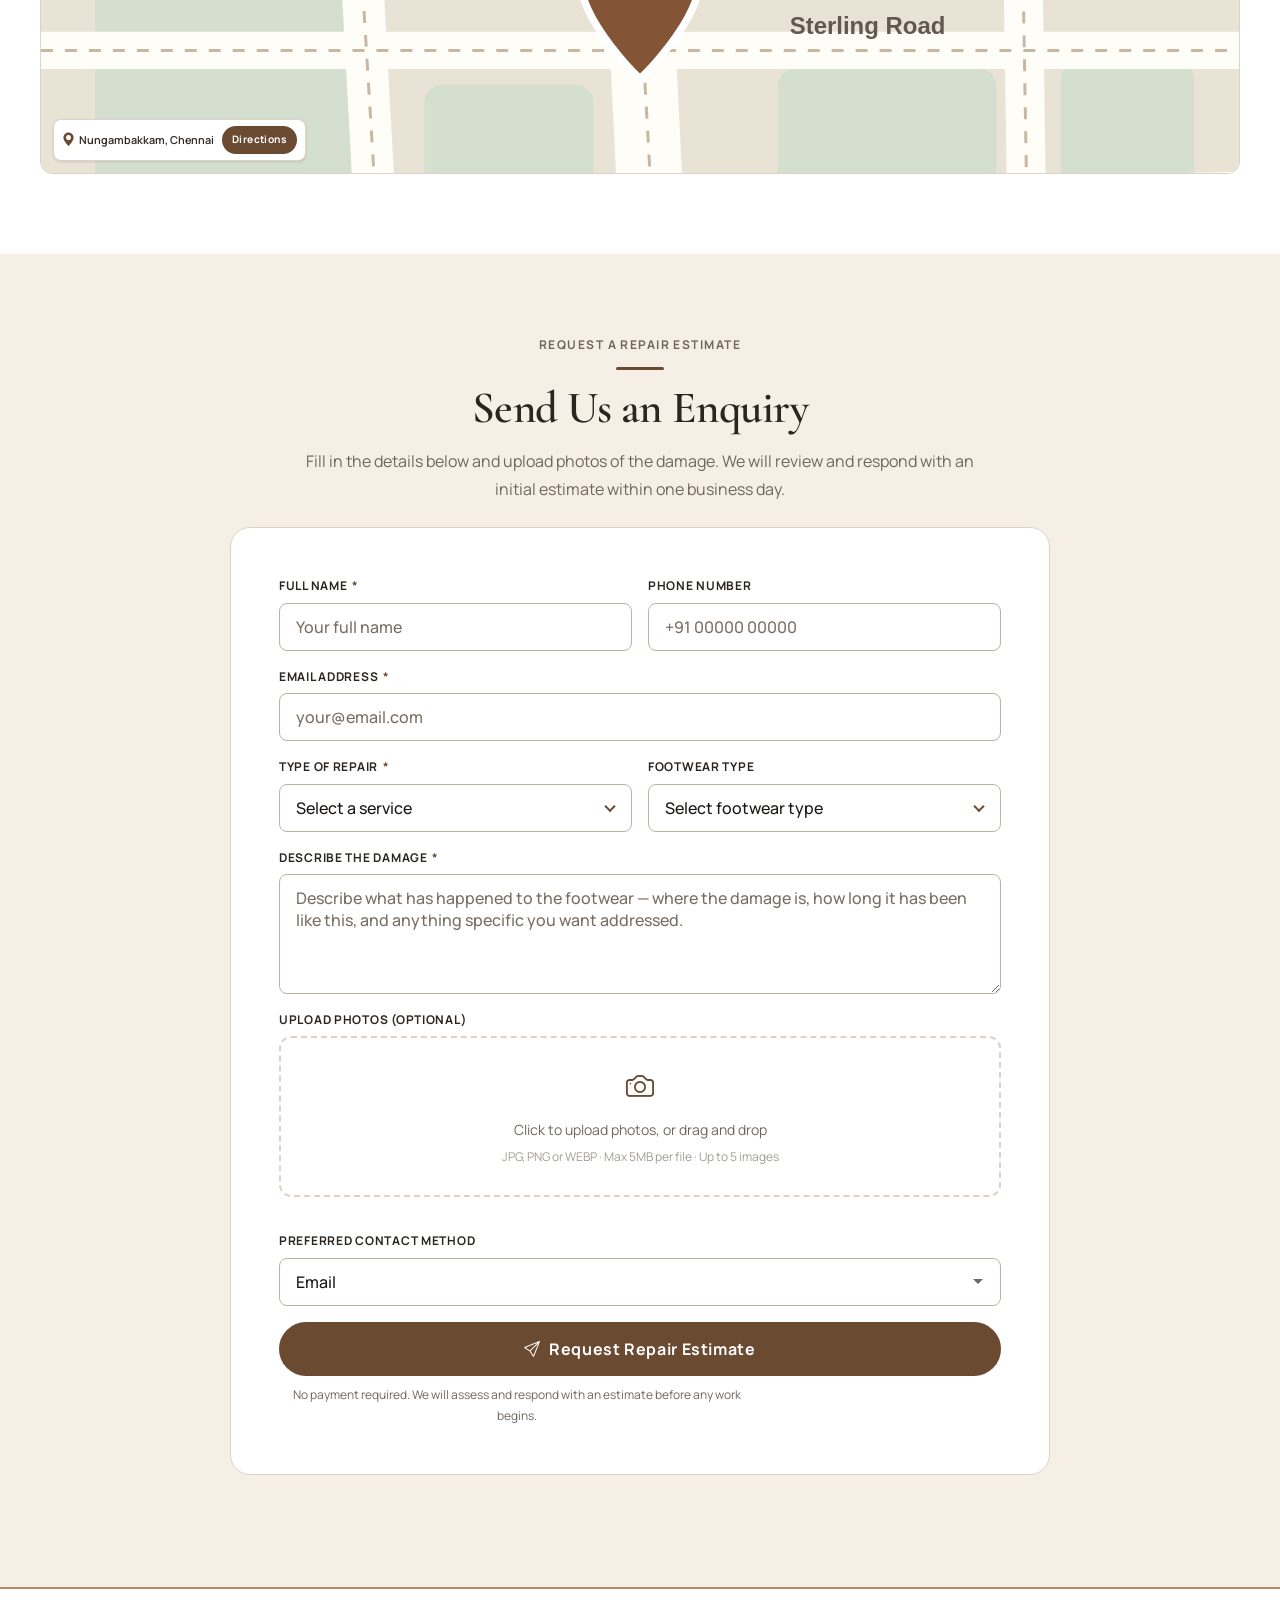
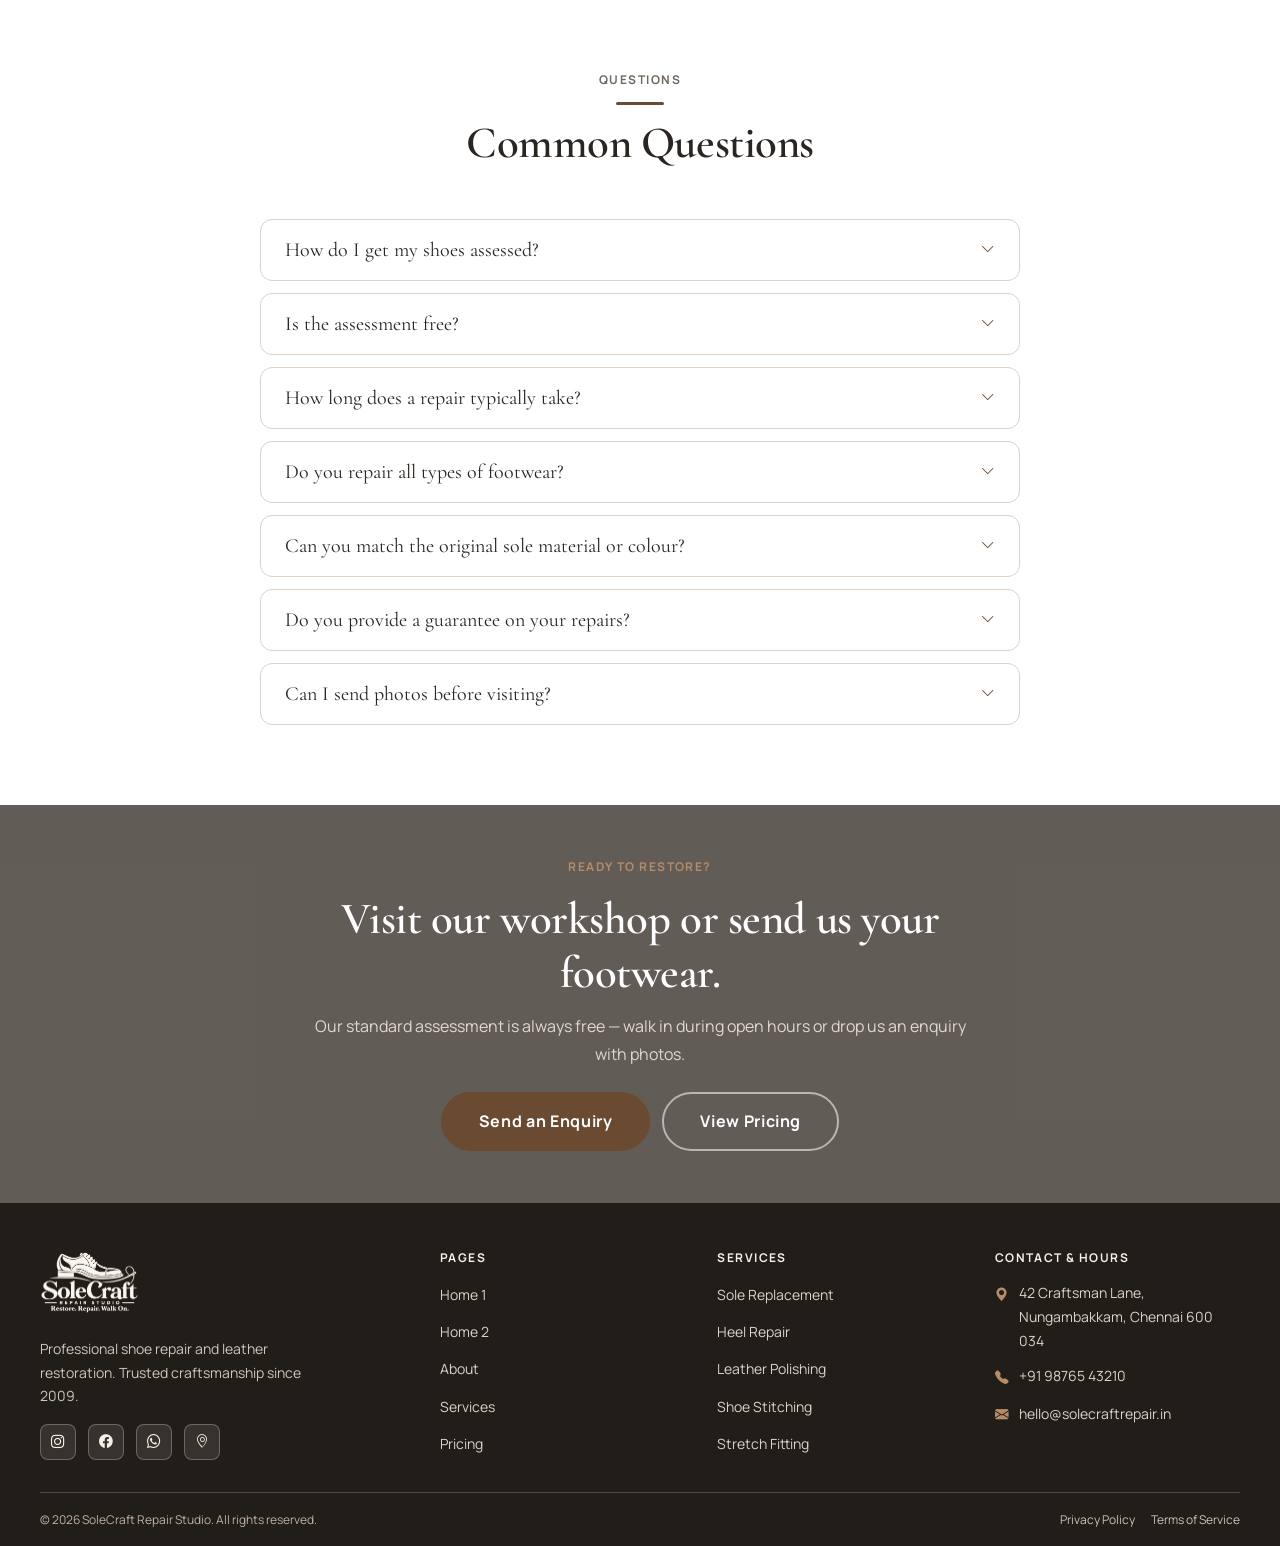
<file: contact.html>
<!DOCTYPE html>
<html lang="en" dir="ltr" data-theme="light">
<head>
  <meta charset="UTF-8">
  <meta name="viewport" content="width=device-width, initial-scale=1.0">
  <title>Contact &amp; Repair Enquiry — SoleCraft Repair Studio</title>
  <meta name="description" content="Contact SoleCraft Repair Studio for a repair enquiry, directions, drop-off hours, phone or email. Request an estimate by uploading photos of your footwear.">
  <link rel="canonical" href="contact.html">
  <link rel="stylesheet" href="https://cdn.jsdelivr.net/npm/bootstrap-icons@1.11.3/font/bootstrap-icons.min.css">
  <link rel="stylesheet" href="css/main.css">
  <link rel="stylesheet" href="css/header.css">
  <link rel="stylesheet" href="css/buttons.css">
  <link rel="stylesheet" href="css/forms.css">
  <link rel="stylesheet" href="css/footer.css">
  <link rel="stylesheet" href="css/dark-theme.css">
  <link rel="stylesheet" href="css/rtl.css">
  <link rel="stylesheet" href="css/desktop.css">
  <link rel="stylesheet" href="css/tablet.css">
  <link rel="stylesheet" href="css/mobile.css">
  <link rel="stylesheet" href="css/responsive-fixes.css">
  <link rel="icon" href="assets/favicon.svg" type="image/svg+xml">
  <style>
    .contact-sidebar { display:grid; grid-template-columns:repeat(2,minmax(0,1fr)); grid-template-areas:"info hours" "tips hours"; gap:var(--sp-4); align-items:stretch; }
    .contact-sidebar > .contact-info-card:first-child { grid-area:info; }
    .contact-sidebar > #timings { grid-area:hours; }
    .contact-sidebar > .contact-info-card:last-child { grid-area:tips; }
    .contact-form-column { max-width:820px; margin-inline:auto; }
    .contact-info-card { background:var(--bg-card); border:1px solid var(--clr-border); border-radius:var(--radius-lg); padding:var(--sp-4); }
    .contact-info-card .footer-contact-item { color:var(--clr-body); }
    .contact-info-card h4 { font-family:var(--font-heading); font-size:var(--fs-xl); color:var(--clr-heading); margin-bottom:var(--sp-2); }
    .map-placeholder { background:var(--bg-card); border:1px solid var(--clr-border); border-radius:var(--radius-lg); overflow:hidden; position:relative; height:360px; }
    .map-placeholder i { font-size:2.5rem; color:var(--clr-primary); }
    .map-placeholder p { font-size:var(--fs-sm); color:var(--clr-body); text-align:left; max-width:none; }
    .map-address-card { position:absolute; bottom:12px; left:12px; right:auto; width:max-content; max-width:calc(100% - 24px); background:var(--bg-card); padding:6px 8px; border-radius:var(--radius-md); display:flex; align-items:center; justify-content:flex-start; gap:8px; box-shadow:var(--shadow-sm); border:1px solid var(--clr-border); }
    .map-address-card span { min-width:0; font-size:0.68rem; font-weight:600; color:var(--clr-heading); white-space:nowrap; }
    .map-address-card i { margin-right:3px; font-size:0.85rem; color:var(--clr-primary); }
    .map-address-card .btn-sc { padding:3px 8px; font-size:0.64rem; flex-shrink:0; }
    .visit-tips { list-style:none; padding:0; margin:0; display:grid; gap:0.75rem; }
    .visit-tips li { display:flex; align-items:flex-start; gap:0.625rem; color:var(--clr-body); font-size:var(--fs-sm); }
    .visit-tips i { color:var(--clr-primary); flex-shrink:0; }
    .faq-section { max-width:760px; margin:0 auto; }
    #faq { margin-top:var(--sp-5); border-top:2px solid var(--clr-accent); }
    @media (max-width:1023px) { .contact-sidebar { grid-template-columns:minmax(0,1fr); grid-template-areas:"info" "hours" "tips"; } }
    @media (min-width:1024px) { #timings { display:grid; grid-template-rows:auto repeat(7,minmax(0,1fr)); } }
    @media (max-width:767px) {
      .map-placeholder { height:280px; }
      .map-address-card { left:8px; bottom:8px; max-width:calc(100% - 16px); }
      .map-address-card span { white-space:normal; }
    }
  </style>
</head>
<body>

<!-- NAVBAR -->
<header>
  <nav class="sc-navbar" role="navigation" aria-label="Main navigation">
    <div class="navbar-container">
      <a href="index.html" class="sc-brand" aria-label="SoleCraft Repair Studio Home"><img src="assets/images/common/logo.png" alt="SoleCraft Repair Studio" class="sc-brand-logo"></a>
      <ul class="sc-nav-links"><li><a href="index.html" class="nav-link">Home 1</a></li><li><a href="home2.html" class="nav-link">Home 2</a></li><li><a href="about.html" class="nav-link">About</a></li><li><a href="services.html" class="nav-link">Services</a></li><li><a href="pricing.html" class="nav-link">Pricing</a></li><li><a href="before-after.html" class="nav-link">Before &amp; After</a></li><li><a href="craftsmanship.html" class="nav-link">Craftsmanship</a></li><li><a href="contact.html" class="nav-link active">Contact</a></li></ul>
      <div class="sc-nav-controls"><a href="#enquiry" class="btn-login">Book a Repair</a><button class="sc-icon-btn sc-theme-toggle" aria-label="Toggle theme"><i class="bi bi-moon sc-theme-icon"></i></button><button class="sc-icon-btn sc-rtl-toggle" aria-label="Toggle direction"><span class="sc-rtl-label" style="font-size:0.65rem;font-weight:700;">RTL</span></button><button class="sc-hamburger" id="hamburger-btn" aria-label="Open menu" aria-expanded="false"><span></span><span></span><span></span></button></div>
    </div>
  </nav>
  <div class="sc-mobile-menu" id="mobile-menu"><ul class="mobile-nav-links"><li><a href="index.html">Home 1</a></li><li><a href="home2.html">Home 2</a></li><li><a href="about.html">About</a></li><li><a href="services.html">Services</a></li><li><a href="pricing.html">Pricing</a></li><li><a href="before-after.html">Before &amp; After</a></li><li><a href="craftsmanship.html">Craftsmanship</a></li><li><a href="contact.html" class="active">Contact</a></li></ul><div class="mobile-controls"><a href="#enquiry" class="btn-sc btn-primary-sc btn-sc-sm">Book a Repair</a><button class="sc-icon-btn sc-theme-toggle" aria-label="Toggle theme"><i class="bi bi-moon sc-theme-icon"></i></button><button class="sc-icon-btn sc-rtl-toggle" aria-label="Toggle direction"><span class="sc-rtl-label" style="font-size:0.65rem;font-weight:700;">RTL</span></button></div></div>
</header>

<!-- PAGE HERO -->
<section class="sc-page-hero">
  <div class="sc-hero-bg" style="background-image:url('assets/images/hero/contact-banner.png');"></div>
  <div class="hero-overlay-center" aria-hidden="true"></div>
  <div class="page-hero-content">
    <p class="eyebrow">Get in Touch</p>
    <h1>Contact &amp; Repair Enquiry</h1>
    <p>Walk in, call ahead or send an enquiry with photos. Our standard assessment is always free — no obligation to proceed.</p>
  </div>
</section>

<!-- CONTACT DETAILS -->
<section class="section-pad bg-cream" id="contact-details">
  <div class="container-sc">
      <div class="contact-sidebar fade-up">
        <!-- Contact Info -->
        <div class="contact-info-card">
          <h4><i class="bi bi-pin-map-fill" style="color:var(--clr-primary);margin-right:0.5rem;"></i>Find Us</h4>
          <div class="footer-contact-item"><i class="bi bi-geo-alt-fill"></i><span>42 Craftsman Lane, Nungambakkam<br>Chennai 600 034, Tamil Nadu</span></div>
          <div class="footer-contact-item"><i class="bi bi-telephone-fill"></i><span><a href="tel:+919876543210" style="color:var(--clr-primary);font-weight:600;">+91 98765 43210</a></span></div>
          <div class="footer-contact-item"><i class="bi bi-envelope-fill"></i><span><a href="mailto:hello@solecraftrepair.in" style="color:var(--clr-primary);font-weight:600;">hello@solecraftrepair.in</a></span></div>
          <div class="footer-contact-item"><i class="bi bi-whatsapp"></i><span><a href="https://wa.me/919876543210" style="color:var(--clr-primary);font-weight:600;">WhatsApp Us</a></span></div>
        </div>

        <!-- Drop-off Hours -->
        <div class="timings-table" id="timings" aria-label="Drop-off and collection hours">
          <div class="timings-header"><i class="bi bi-clock" aria-hidden="true"></i><h4>Drop-Off Hours</h4></div>
          <div class="timings-row"><span class="day-name">Monday</span><span class="hours">9:00 AM – 7:00 PM</span></div>
          <div class="timings-row"><span class="day-name">Tuesday</span><span class="hours">9:00 AM – 7:00 PM</span></div>
          <div class="timings-row"><span class="day-name">Wednesday</span><span class="hours">9:00 AM – 7:00 PM</span></div>
          <div class="timings-row"><span class="day-name">Thursday</span><span class="hours">9:00 AM – 7:00 PM</span></div>
          <div class="timings-row"><span class="day-name">Friday</span><span class="hours">9:00 AM – 7:00 PM</span></div>
          <div class="timings-row"><span class="day-name">Saturday</span><span class="hours">10:00 AM – 5:00 PM</span></div>
          <div class="timings-row closed"><span class="day-name">Sunday</span><span class="hours">Closed</span></div>
        </div>

        <div class="contact-info-card">
          <h4><i class="bi bi-bag-check" style="color:var(--clr-primary);margin-right:0.5rem;" aria-hidden="true"></i>Before You Visit</h4>
          <ul class="visit-tips">
            <li><i class="bi bi-check-circle" aria-hidden="true"></i><span>Bring both shoes, even if only one needs repair.</span></li>
            <li><i class="bi bi-check-circle" aria-hidden="true"></i><span>Show us where the damage or discomfort occurs.</span></li>
            <li><i class="bi bi-check-circle" aria-hidden="true"></i><span>Bring any loose parts or hardware if you still have them.</span></li>
          </ul>
        </div>
      </div>
  </div>
</section>

<!-- LOCATION MAP -->
<section class="section-pad bg-white" id="location-map" aria-labelledby="location-map-heading">
  <div class="container-sc">
    <div class="section-header center">
      <p class="eyebrow">Our Location</p>
      <div class="sc-divider"></div>
      <h2 id="location-map-heading">Find Our Workshop</h2>
      <p>Nungambakkam, Chennai</p>
    </div>
    <div class="map-placeholder fade-up">
      <img src="assets/nungambakkam-map.svg" alt="Illustrative map preview of Nungambakkam, Chennai" width="800" height="360" style="width:100%;height:100%;display:block;object-fit:cover;">
      <div class="map-address-card">
        <span><i class="bi bi-geo-alt-fill"></i>Nungambakkam, Chennai</span>
        <a href="https://maps.google.com/?q=Nungambakkam,Chennai" target="_blank" rel="noopener noreferrer" class="btn-sc btn-primary-sc" id="get-directions-btn">Directions</a>
      </div>
    </div>
  </div>
</section>

<!-- ENQUIRY FORM -->
<section class="section-pad bg-cream" id="enquiry">
  <div class="container-sc">
      <div class="contact-form-column fade-up stagger-1">
        <div class="section-header center" style="margin-bottom:var(--sp-4);">
          <p class="eyebrow">Request a Repair Estimate</p>
          <div class="sc-divider"></div>
          <h2>Send Us an Enquiry</h2>
          <p>Fill in the details below and upload photos of the damage. We will review and respond with an initial estimate within one business day.</p>
        </div>

        <form class="sc-enquiry-form enquiry-form-wrap" id="repair-enquiry-form" novalidate aria-label="Repair enquiry form">

          <div class="form-row-2">
            <div class="sc-form-group">
              <label class="sc-form-label" for="contact-name">Full Name <span class="required" aria-label="required">*</span></label>
              <input class="sc-form-control" type="text" id="contact-name" name="name" placeholder="Your full name" required autocomplete="name">
              <span class="form-error" role="alert">Please enter your full name.</span>
            </div>
            <div class="sc-form-group">
              <label class="sc-form-label" for="contact-phone">Phone Number</label>
              <input class="sc-form-control" type="tel" id="contact-phone" name="phone" placeholder="+91 00000 00000" autocomplete="tel">
              <span class="form-error" role="alert">Please enter a valid phone number.</span>
            </div>
          </div>

          <div class="sc-form-group">
            <label class="sc-form-label" for="contact-email">Email Address <span class="required" aria-label="required">*</span></label>
            <input class="sc-form-control" type="email" id="contact-email" name="email" placeholder="your@email.com" required autocomplete="email">
            <span class="form-error" role="alert">Please enter a valid email address.</span>
          </div>

          <div class="form-row-2">
            <div class="sc-form-group">
              <label class="sc-form-label" for="repair-service">Type of Repair <span class="required" aria-label="required">*</span></label>
              <select class="sc-form-control" id="repair-service" name="service" required>
                <option value="" disabled selected>Select a service</option>
                <option value="sole">Sole Replacement</option>
                <option value="heel">Heel Repair</option>
                <option value="leather">Leather Polishing / Restoration</option>
                <option value="stitching">Shoe Stitching</option>
                <option value="stretch">Stretch Fitting</option>
                <option value="waterproof">Waterproofing</option>
                <option value="zipper">Zipper / Hardware Repair</option>
                <option value="cleaning">Shoe Cleaning</option>
                <option value="other">Other / Multiple Repairs</option>
              </select>
              <span class="form-error" role="alert">Please select a repair type.</span>
            </div>
            <div class="sc-form-group">
              <label class="sc-form-label" for="shoe-type">Footwear Type</label>
              <select class="sc-form-control" id="shoe-type" name="shoe_type">
                <option value="" disabled selected>Select footwear type</option>
                <option value="oxford">Oxford / Brogue</option>
                <option value="boot">Ankle / Chelsea Boot</option>
                <option value="heel">High Heel</option>
                <option value="casual">Casual / Sneaker</option>
                <option value="sandal">Sandal</option>
                <option value="loafer">Loafer</option>
                <option value="other">Other</option>
              </select>
            </div>
          </div>

          <div class="sc-form-group">
            <label class="sc-form-label" for="repair-description">Describe the Damage <span class="required" aria-label="required">*</span></label>
            <textarea class="sc-form-control" id="repair-description" name="description" rows="4" placeholder="Describe what has happened to the footwear — where the damage is, how long it has been like this, and anything specific you want addressed." required></textarea>
            <span class="form-error" role="alert">Please describe the damage.</span>
          </div>

          <div class="sc-form-group">
            <label class="sc-form-label">Upload Photos (Optional)</label>
            <div class="file-upload-area" id="photo-upload-area">
              <input type="file" id="shoe-photos" name="photos" accept="image/*" multiple aria-label="Upload photos of damaged footwear">
              <div class="file-upload-icon"><i class="bi bi-camera" aria-hidden="true"></i></div>
              <p>Click to upload photos, or drag and drop</p>
              <p class="hint">JPG, PNG or WEBP · Max 5MB per file · Up to 5 images</p>
            </div>
            <div class="file-preview-list" id="photo-preview-list" aria-label="Uploaded photos"></div>
          </div>

          <div class="sc-form-group">
            <label class="sc-form-label" for="contact-pref">Preferred Contact Method</label>
            <select class="sc-form-control" id="contact-pref" name="contact_pref">
              <option value="email">Email</option>
              <option value="phone">Phone Call</option>
              <option value="whatsapp">WhatsApp</option>
            </select>
          </div>

          <!-- Form feedback -->
          <div class="form-message success" role="alert"><i class="bi bi-check-circle-fill" aria-hidden="true"></i> Thank you! We will review your enquiry and respond within one business day.</div>
          <div class="form-message error" role="alert"><i class="bi bi-exclamation-circle-fill" aria-hidden="true"></i> Please check all required fields and try again.</div>

          <div>
            <button type="submit" class="btn-sc btn-primary-sc btn-sc-lg" id="enquiry-submit-btn" style="width:100%;justify-content:center;">
              <i class="bi bi-send" aria-hidden="true"></i> Request Repair Estimate
            </button>
            <p class="form-hint" style="margin-top:0.5rem;text-align:center;">No payment required. We will assess and respond with an estimate before any work begins.</p>
          </div>
        </form>
      </div>
  </div>
</section>

<!-- FAQ SECTION -->
<section class="section-pad bg-white" id="faq" aria-labelledby="faq-heading">
  <div class="container-sc">
    <div class="section-header center fade-up">
      <p class="eyebrow">Questions</p>
      <div class="sc-divider"></div>
      <h2 id="faq-heading">Common Questions</h2>
    </div>
    <div class="faq-section sc-accordion fade-up stagger-1" aria-label="Frequently asked questions">
      <div class="sc-accordion-item">
        <button class="sc-accordion-header" aria-expanded="false">How do I get my shoes assessed?<i class="bi bi-chevron-down" aria-hidden="true"></i></button>
        <div class="sc-accordion-body">Walk in during drop-off hours — no appointment needed for standard assessments. If you have a complex repair or multiple pairs, calling ahead helps us prepare. You can also use the enquiry form above and upload photos for an initial assessment without visiting in person.</div>
      </div>
      <div class="sc-accordion-item">
        <button class="sc-accordion-header" aria-expanded="false">Is the assessment free?<i class="bi bi-chevron-down" aria-hidden="true"></i></button>
        <div class="sc-accordion-body">Yes. The in-workshop assessment and estimate are always free and carry no obligation to proceed with the repair. We will examine your footwear, explain what we find and give you a clear price — you decide whether to go ahead.</div>
      </div>
      <div class="sc-accordion-item">
        <button class="sc-accordion-header" aria-expanded="false">How long does a repair typically take?<i class="bi bi-chevron-down" aria-hidden="true"></i></button>
        <div class="sc-accordion-body">It depends on the repair. Minor heel tip replacements and some cleaning may be same-day. Standard repairs — sole replacement, seam repair, leather conditioning — are typically 1–3 business days. Complex restoration work requiring re-dyeing or structural work may take 4–7 business days. We give a realistic estimate at drop-off and notify you when the shoes are ready.</div>
      </div>
      <div class="sc-accordion-item">
        <button class="sc-accordion-header" aria-expanded="false">Do you repair all types of footwear?<i class="bi bi-chevron-down" aria-hidden="true"></i></button>
        <div class="sc-accordion-body">We work on most leather and non-leather footwear — Oxfords, Chelsea boots, high heels, casual shoes, suede shoes, loafers and more. We will always tell you honestly if a repair is outside what we can address — for example, moulded athletic soles or certain synthetic materials that cannot be reliably bonded or stitched.</div>
      </div>
      <div class="sc-accordion-item">
        <button class="sc-accordion-header" aria-expanded="false">Can you match the original sole material or colour?<i class="bi bi-chevron-down" aria-hidden="true"></i></button>
        <div class="sc-accordion-body">We make every effort to match sole material, thickness and colour to the original construction. We carry a range of rubber, leather and synthetic sole options. For unusual constructions or rare materials, we will advise on the closest available match before starting work.</div>
      </div>
      <div class="sc-accordion-item">
        <button class="sc-accordion-header" aria-expanded="false">Do you provide a guarantee on your repairs?<i class="bi bi-chevron-down" aria-hidden="true"></i></button>
        <div class="sc-accordion-body">We stand behind our work. If a repair we performed fails within a reasonable period under normal use — not due to further damage, misuse or unreasonable wear — we will address it. Bring the shoes back and we will review what happened and decide on the appropriate response. We do not offer a blanket time-based guarantee because repair lifespans depend heavily on how the footwear is used after the repair.</div>
      </div>
      <div class="sc-accordion-item">
        <button class="sc-accordion-header" aria-expanded="false">Can I send photos before visiting?<i class="bi bi-chevron-down" aria-hidden="true"></i></button>
        <div class="sc-accordion-body">Yes. Use the enquiry form above or send photos via WhatsApp to +91 98765 43210. We can give you an initial assessment and a likely price range from photos alone — though the final confirmation is always given in person once we have examined the shoes directly.</div>
      </div>
    </div>
  </div>
</section>

<!-- CONTACT CTA -->
<section class="cta-section section-pad" style="background-image:url('assets/images/cta/contact-cta.png');">
  <div class="cta-overlay" aria-hidden="true"></div>
  <div class="container-sc cta-content">
    <p class="eyebrow" style="color:var(--clr-accent);">Ready to Restore?</p>
    <h2 style="color:var(--clr-white);margin-bottom:var(--sp-2);">Visit our workshop or send us your footwear.</h2>
    <p>Our standard assessment is always free — walk in during open hours or drop us an enquiry with photos.</p>
    <div style="display:flex;flex-wrap:wrap;gap:var(--sp-2);justify-content:center;margin-top:var(--sp-4);">
      <a href="#enquiry" class="btn-sc btn-primary-sc btn-sc-lg">Send an Enquiry</a>
      <a href="pricing.html" class="btn-sc btn-ghost-sc btn-sc-lg">View Pricing</a>
    </div>
  </div>
</section>

<!-- FOOTER -->
<footer class="sc-footer">
  <div class="container-sc">
    <div class="sc-footer-grid">
      <div class="footer-brand"><a href="index.html" class="footer-brand-link" aria-label="SoleCraft home"><img src="assets/images/common/logo-light.png" alt="SoleCraft Repair Studio" class="footer-brand-logo"></a><p>Professional shoe repair and leather restoration. Trusted craftsmanship since 2009.</p><div class="footer-social"><a href="#" aria-label="Instagram"><i class="bi bi-instagram"></i></a><a href="#" aria-label="Facebook"><i class="bi bi-facebook"></i></a><a href="#" aria-label="WhatsApp"><i class="bi bi-whatsapp"></i></a><a href="#" aria-label="Google Maps"><i class="bi bi-geo-alt"></i></a></div></div>
      <div class="footer-col"><h5>Pages</h5><ul><li><a href="index.html">Home 1</a></li><li><a href="home2.html">Home 2</a></li><li><a href="about.html">About</a></li><li><a href="services.html">Services</a></li><li><a href="pricing.html">Pricing</a></li><li><a href="before-after.html">Before &amp; After</a></li><li><a href="craftsmanship.html">Craftsmanship</a></li></ul></div>
      <div class="footer-col"><h5>Services</h5><ul><li><a href="services.html#sole">Sole Replacement</a></li><li><a href="services.html#heel">Heel Repair</a></li><li><a href="services.html#leather">Leather Polishing</a></li><li><a href="services.html#stitching">Shoe Stitching</a></li><li><a href="services.html#stretch">Stretch Fitting</a></li><li><a href="services.html#waterproof">Waterproofing</a></li></ul></div>
      <div class="footer-col"><h5>Contact &amp; Hours</h5><div class="footer-contact-item"><i class="bi bi-geo-alt-fill"></i><span>42 Craftsman Lane, Nungambakkam, Chennai 600 034</span></div><div class="footer-contact-item"><i class="bi bi-telephone-fill"></i><span>+91 98765 43210</span></div><div class="footer-contact-item"><i class="bi bi-envelope-fill"></i><span>hello@solecraftrepair.in</span></div><div class="footer-hours" style="margin-top:0.75rem;"><div class="footer-hours-row"><span class="day">Mon–Fri</span><span>9:00 AM – 7:00 PM</span></div><div class="footer-hours-row"><span class="day">Saturday</span><span>10:00 AM – 5:00 PM</span></div><div class="footer-hours-row"><span class="day">Sunday</span><span>Closed</span></div></div></div>
    </div>
    <div class="sc-footer-bottom"><p>&copy; 2026 SoleCraft Repair Studio. All rights reserved.</p><div class="footer-legal"><a href="#">Privacy Policy</a><a href="#">Terms of Service</a></div></div>
  </div>
</footer>
<button id="scroll-top" aria-label="Back to top"><i class="bi bi-arrow-up"></i></button>
<script src="js/main.js"></script>
<script src="js/forms.js"></script>
</body>
</html>
</file>
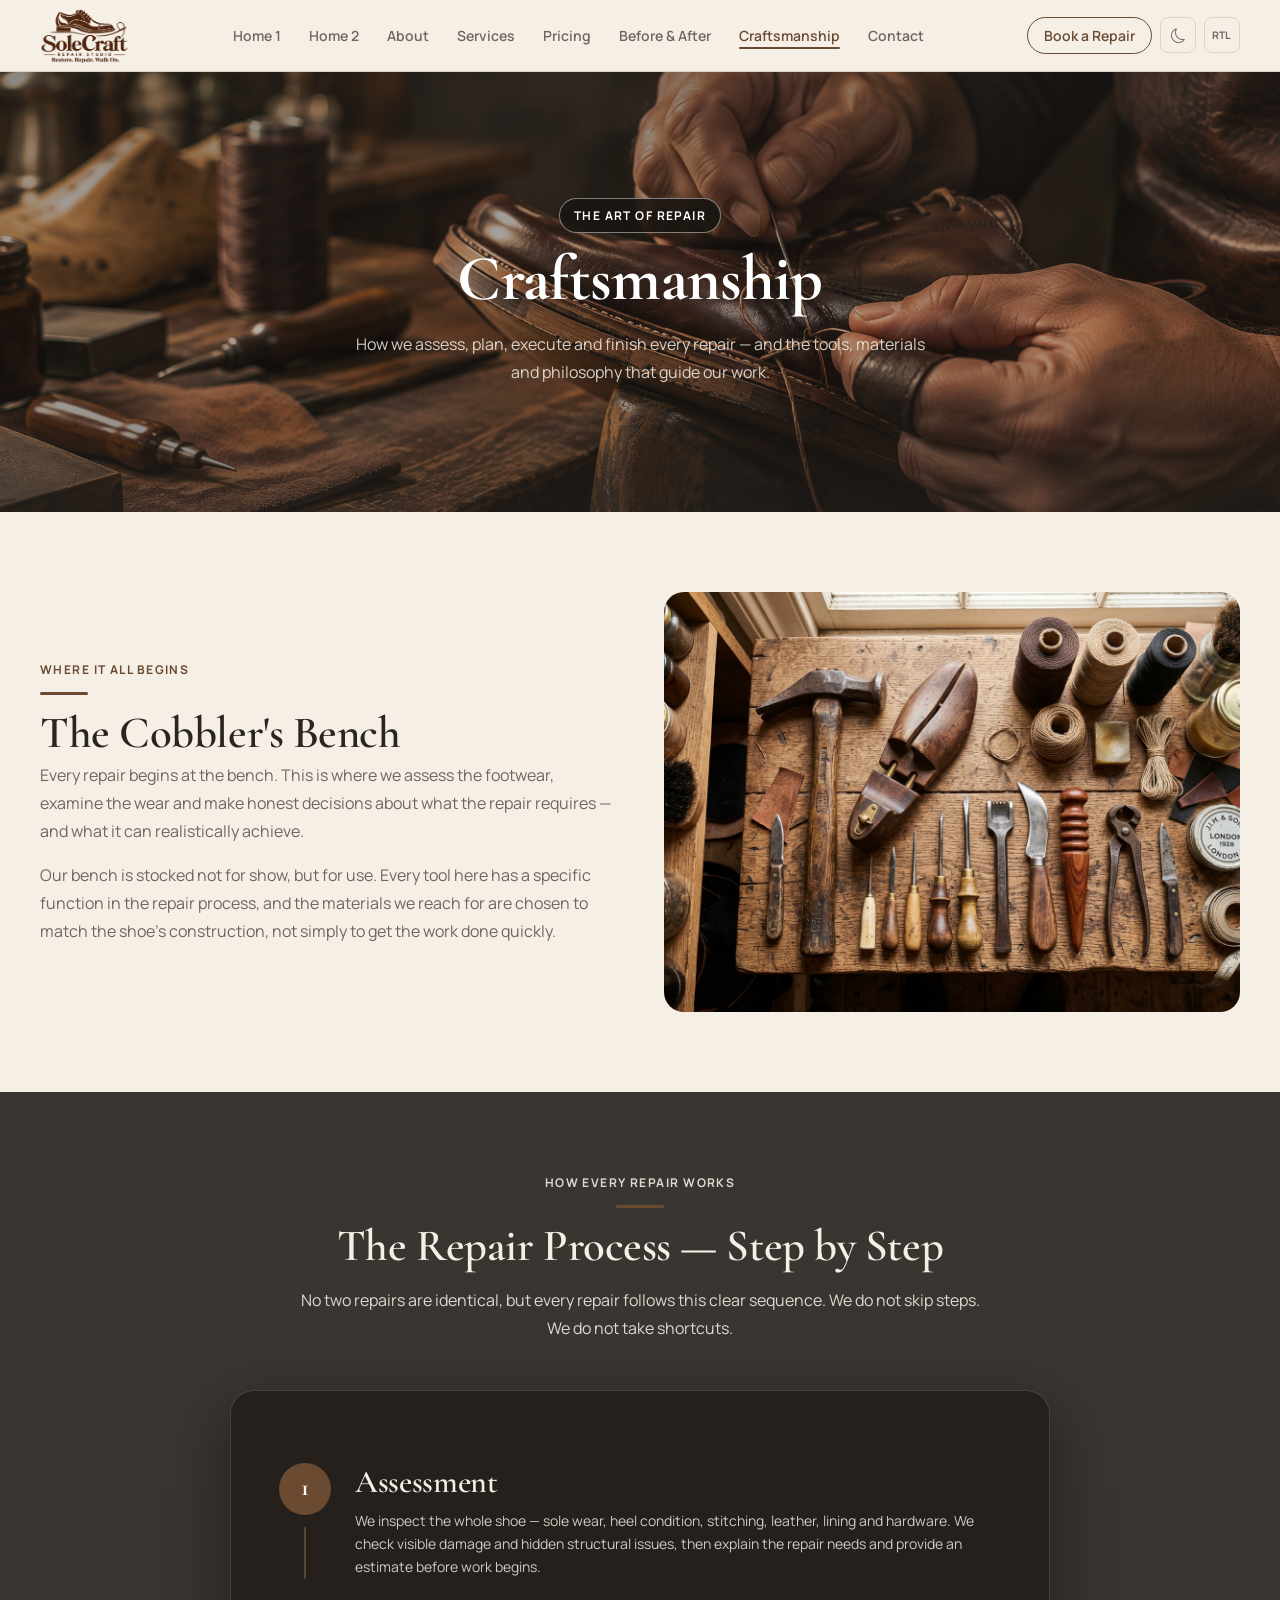
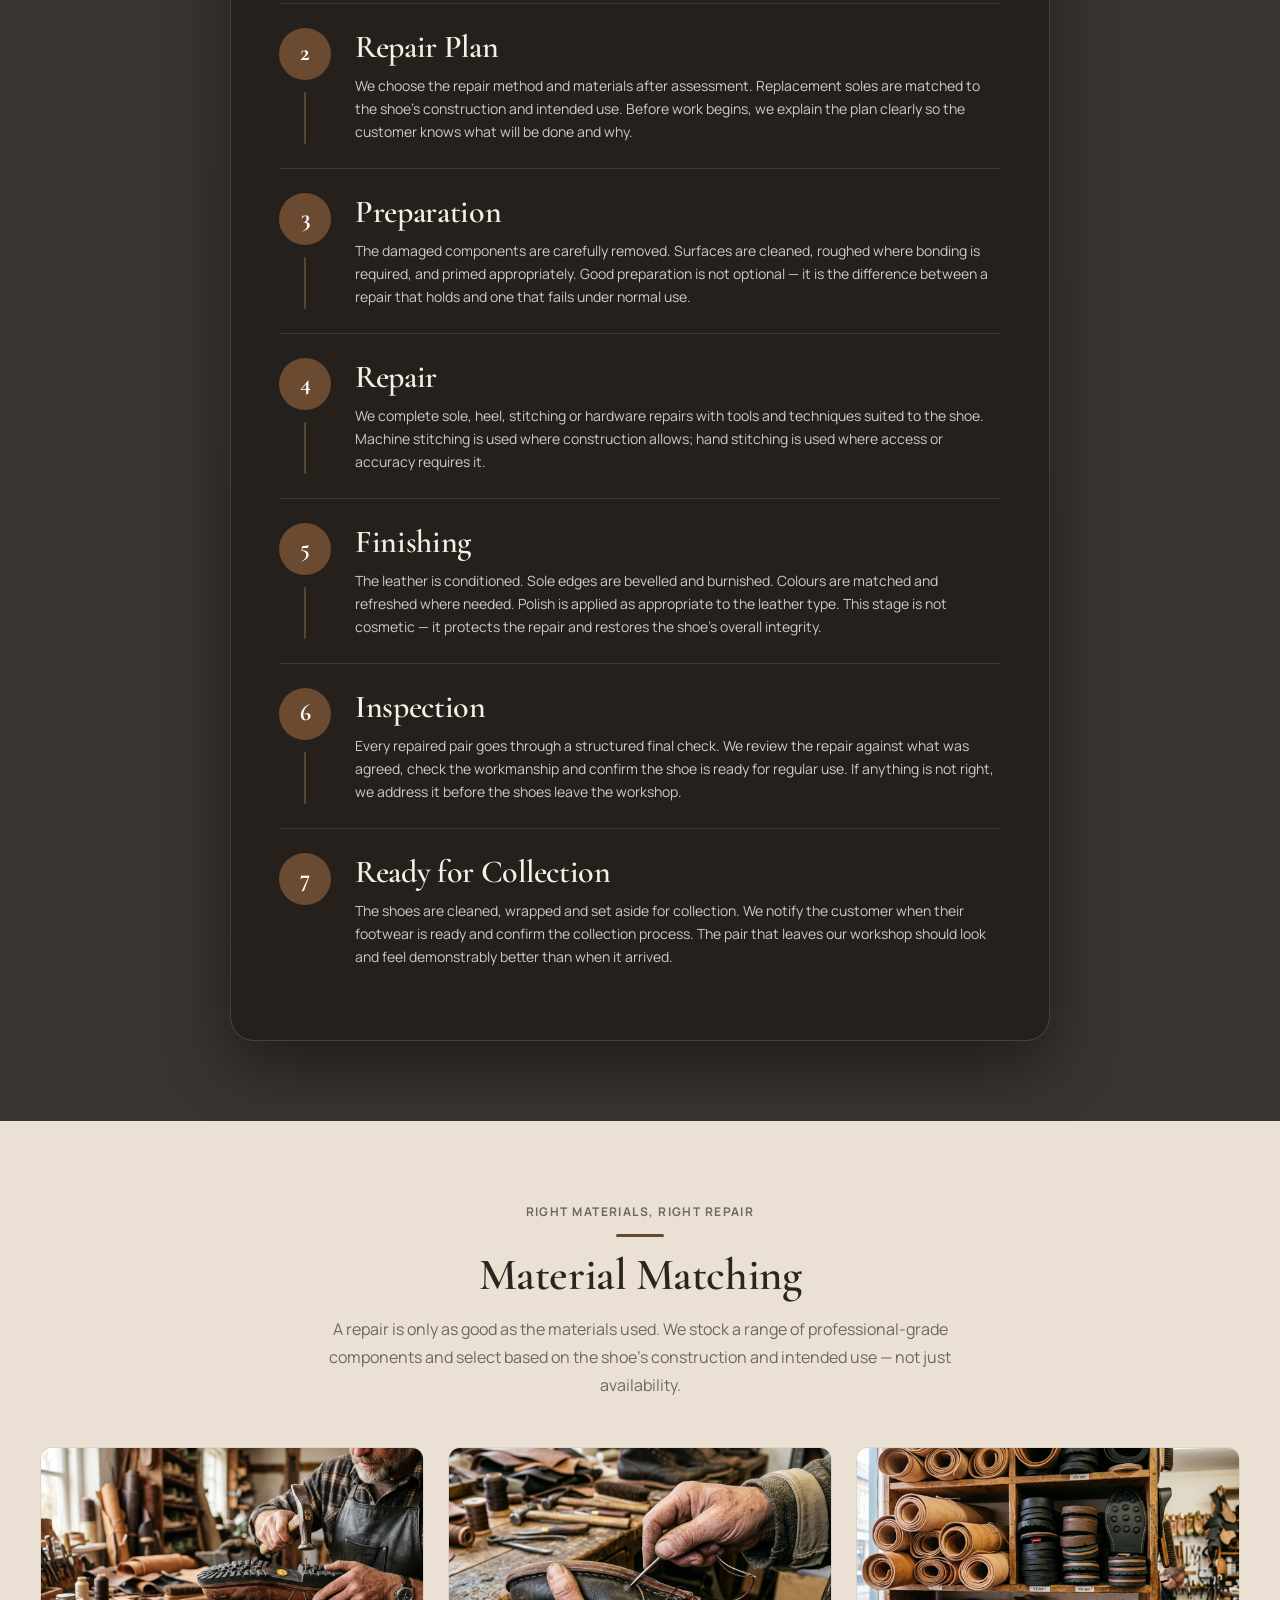
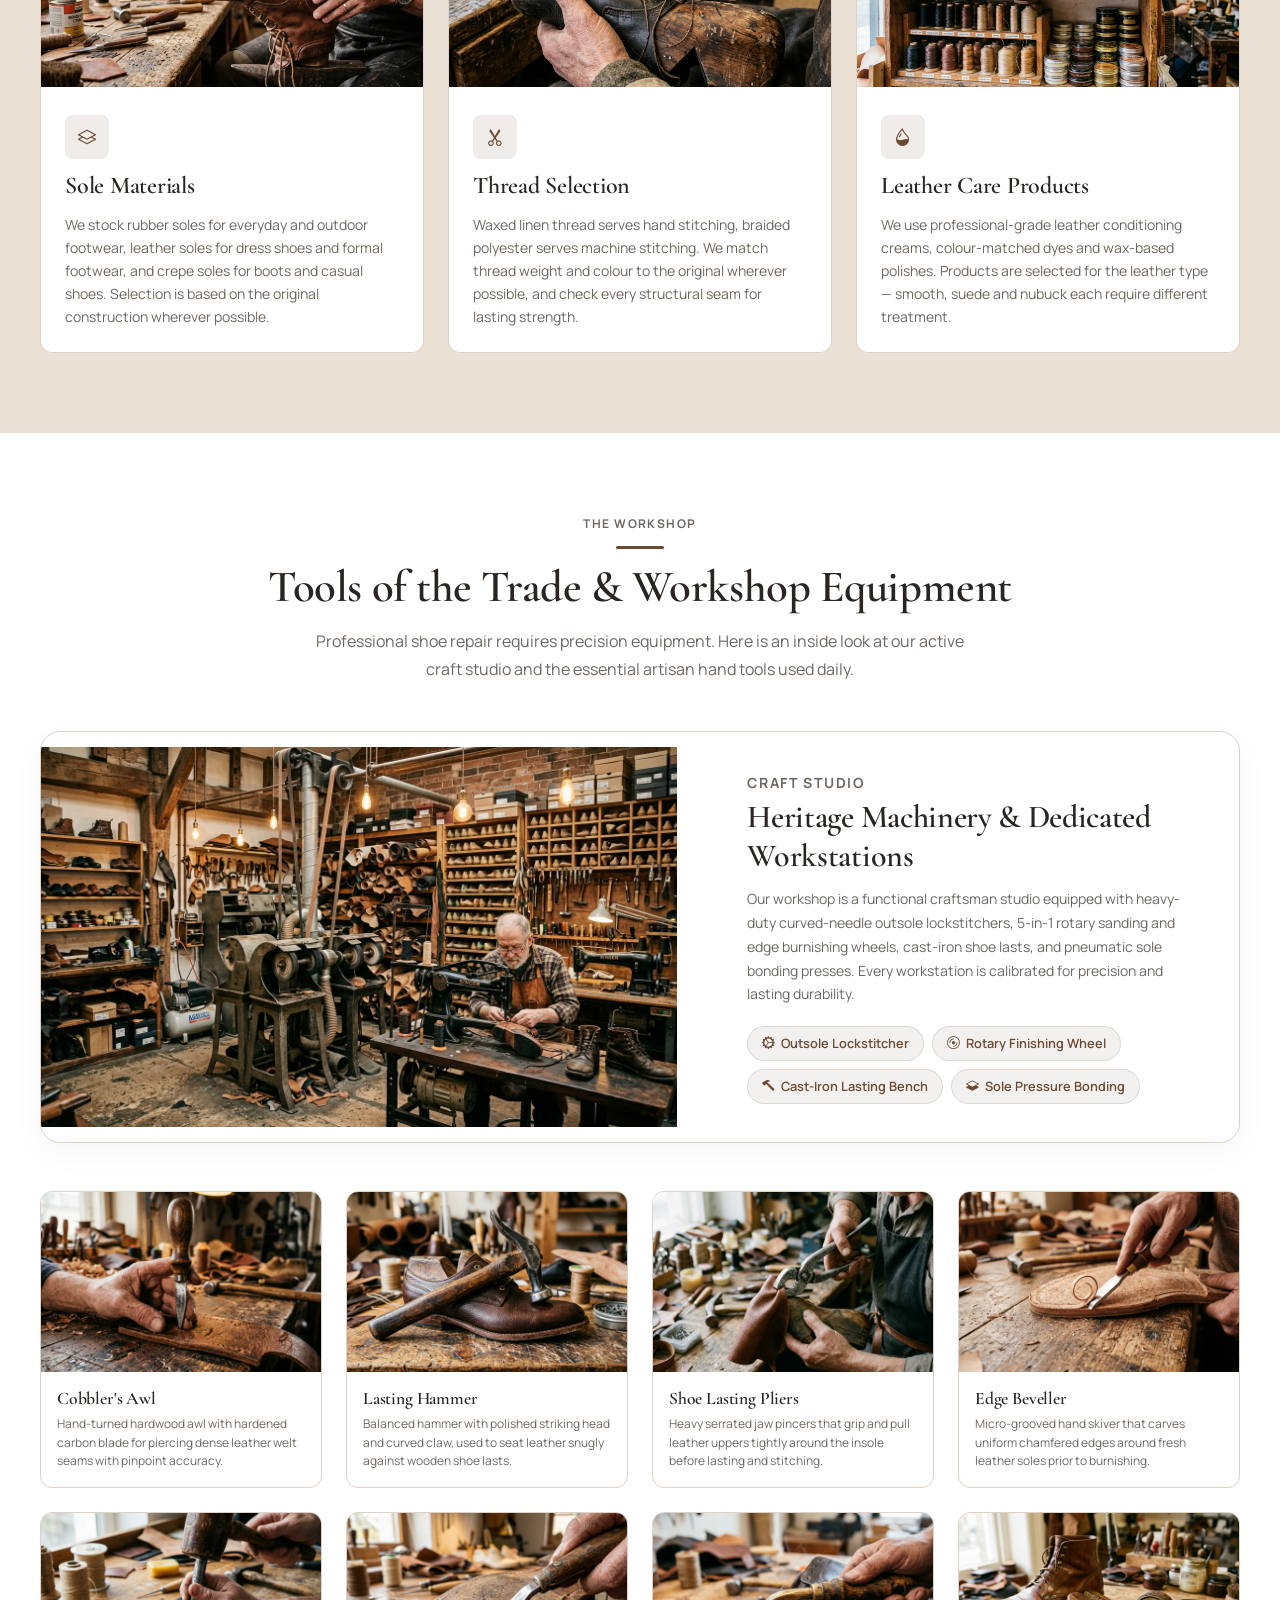
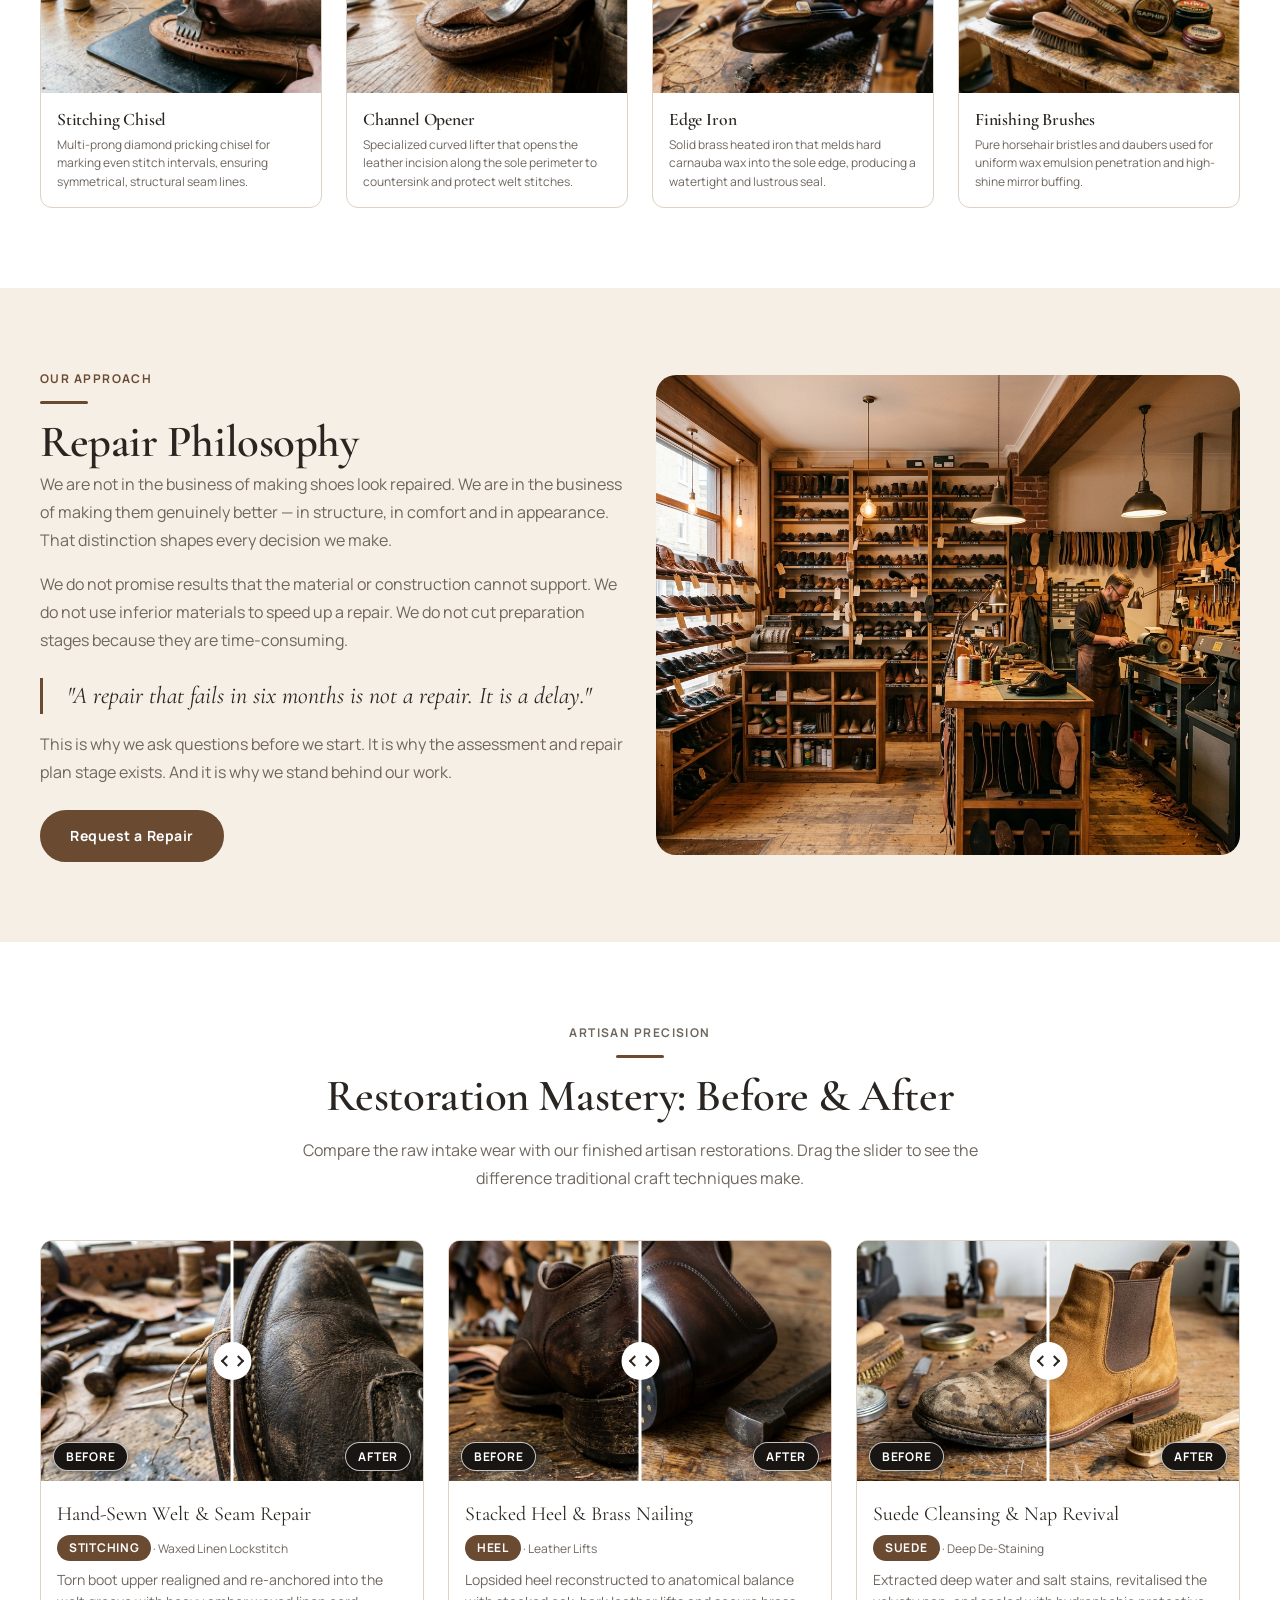
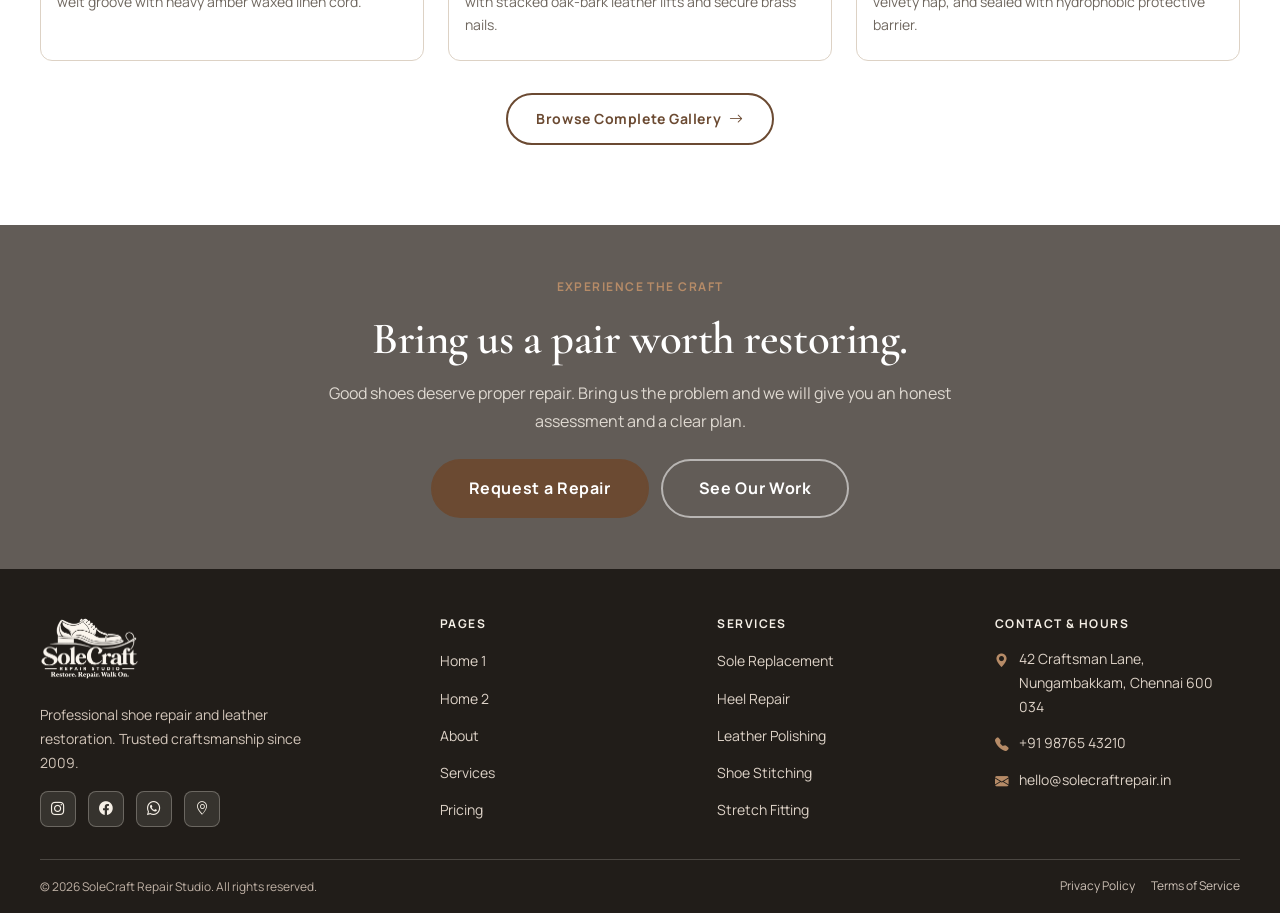
<file: craftsmanship.html>
<!DOCTYPE html>
<html lang="en" dir="ltr" data-theme="light">
<head>
  <meta charset="UTF-8">
  <meta name="viewport" content="width=device-width, initial-scale=1.0">
  <title>Craftsmanship &amp; Repair Process — SoleCraft Repair Studio</title>
  <meta name="description" content="Learn how SoleCraft repairs shoes step by step — from assessment to finishing. Meet the tools, materials and craft philosophy behind every repair.">
  <link rel="canonical" href="craftsmanship.html">
  <link rel="stylesheet" href="https://cdn.jsdelivr.net/npm/bootstrap-icons@1.11.3/font/bootstrap-icons.min.css">
  <link rel="stylesheet" href="css/main.css">
  <link rel="stylesheet" href="css/header.css">
  <link rel="stylesheet" href="css/buttons.css">
  <link rel="stylesheet" href="css/services.css">
  <link rel="stylesheet" href="css/gallery.css">
  <link rel="stylesheet" href="css/footer.css">
  <link rel="stylesheet" href="css/dark-theme.css">
  <link rel="stylesheet" href="css/rtl.css">
  <link rel="stylesheet" href="css/desktop.css">
  <link rel="stylesheet" href="css/tablet.css">
  <link rel="stylesheet" href="css/mobile.css">
  <link rel="stylesheet" href="css/responsive-fixes.css">
  <link rel="icon" href="assets/favicon.svg" type="image/svg+xml">
  <style>
    .craft-process-section {
      position: relative;
      background-size: cover;
      background-position: center;
      background-attachment: fixed;
      overflow: hidden;
    }
    .process-bg-overlay {
      position: absolute;
      inset: 0;
      background: linear-gradient(180deg, rgba(24, 21, 18, 0.85) 0%, rgba(33, 29, 25, 0.89) 100%);
    }
    .craft-process-wrap {
      max-width: 820px;
      margin: 0 auto;
      background: rgba(33, 29, 25, 0.82);
      border: 1px solid rgba(245, 239, 230, 0.16);
      border-radius: var(--radius-2xl, 24px);
      padding: clamp(1.5rem, 4vw, 3rem);
      box-shadow: 0 24px 64px rgba(0, 0, 0, 0.45);
      backdrop-filter: blur(12px);
      -webkit-backdrop-filter: blur(12px);
    }
    .craft-process-section .section-header h2 {
      color: #F5EFE6;
    }
    .craft-process-section .section-header p {
      color: rgba(245, 239, 230, 0.88);
    }
    .craft-process-section .eyebrow {
      color: var(--clr-accent);
    }
    .craft-process-step {
      display: grid; grid-template-columns: auto 1fr; gap: var(--sp-4);
      padding: var(--sp-4) 0; border-bottom: 1px solid rgba(245, 239, 230, 0.12);
      align-items: flex-start;
    }
    .craft-process-step:last-of-type { border-bottom: none; }
    .craft-process-step h3 {
      font-family: var(--font-heading);
      font-size: var(--fs-xl);
      color: #F5EFE6 !important;
      margin-bottom: 0.35rem;
    }
    .craft-process-step p {
      color: rgba(245, 239, 230, 0.82) !important;
      font-size: var(--fs-sm);
      line-height: 1.65;
      max-width: none;
    }
    .step-marker { display: flex; flex-direction: column; align-items: center; gap: var(--sp-2); }
    .step-line { width: 2px; height: 52px; background: rgba(182, 139, 103, 0.35); border-radius: 2px; }
    .craft-process-step:last-of-type .step-line { display: none; }
    /* Workshop Section Styles */
    .workshop-feature {
      display: grid;
      grid-template-columns: 1.2fr 1fr;
      gap: var(--sp-5);
      background: var(--bg-card);
      border: 1px solid var(--clr-border);
      border-radius: var(--radius-xl);
      overflow: hidden;
      margin-bottom: var(--sp-6);
      box-shadow: 0 10px 32px rgba(0, 0, 0, 0.04);
      align-items: center;
    }
    .workshop-feature-img {
      position: relative;
      height: 380px;
      overflow: hidden;
      background: #211D19;
    }
    .workshop-feature-img img {
      width: 100%;
      height: 100%;
      object-fit: cover;
      transition: transform var(--transition-slow);
    }
    .workshop-feature:hover .workshop-feature-img img {
      transform: scale(1.03);
    }
    .workshop-feature-content {
      padding: clamp(1.5rem, 3vw, 2.5rem);
      display: flex;
      flex-direction: column;
      justify-content: center;
    }
    .workshop-feature-content h3 {
      font-family: var(--font-heading);
      font-size: var(--fs-2xl);
      color: var(--clr-heading);
      margin-bottom: var(--sp-2);
    }
    .workshop-feature-content p {
      font-size: var(--fs-sm);
      line-height: 1.7;
      color: var(--clr-body);
      margin-bottom: var(--sp-3);
    }
    .workshop-badges {
      display: flex;
      flex-wrap: wrap;
      gap: 0.5rem;
      margin-top: 0.25rem;
    }
    .workshop-badge {
      display: inline-flex;
      align-items: center;
      gap: 0.4rem;
      padding: 0.35rem 0.85rem;
      font-size: 0.8rem;
      font-weight: 600;
      background: rgba(107, 74, 50, 0.08);
      color: var(--clr-primary);
      border-radius: var(--radius-full);
      border: 1px solid rgba(107, 74, 50, 0.15);
    }
    [data-theme="dark"] .workshop-badge {
      background: rgba(182, 139, 103, 0.15);
      color: var(--clr-accent);
      border-color: rgba(182, 139, 103, 0.25);
    }

    .tools-grid {
      display: grid;
      grid-template-columns: repeat(4, 1fr);
      gap: var(--sp-4);
    }
    .tool-card {
      background: var(--bg-card);
      border: 1px solid var(--clr-border);
      border-radius: var(--radius-lg);
      overflow: hidden;
      display: flex;
      flex-direction: column;
      text-align: left;
      transition: transform var(--transition-fast), box-shadow var(--transition-fast), border-color var(--transition-fast);
    }
    .tool-card:hover {
      transform: translateY(-4px);
      border-color: var(--clr-primary);
      box-shadow: 0 12px 28px rgba(0, 0, 0, 0.08);
    }
    [data-theme="dark"] .tool-card:hover,
    [data-theme="dark"] .tool-card:focus-within {
      background: #3A3028;
      border-color: var(--clr-primary);
    }
    .tool-card-media {
      position: relative;
      height: 180px;
      overflow: hidden;
      background: #2A241F;
    }
    .tool-card-media img {
      width: 100%;
      height: 100%;
      object-fit: cover;
      transition: transform var(--transition-slow);
    }
    .tool-card:hover .tool-card-media img {
      transform: scale(1.08);
    }
    .tool-card-body {
      padding: var(--sp-3);
      flex: 1;
      display: flex;
      flex-direction: column;
    }
    .tool-card h5 {
      font-family: var(--font-heading);
      font-size: 1.1rem;
      color: var(--clr-heading);
      margin-bottom: 0.35rem;
    }
    .tool-card p {
      font-size: var(--fs-xs);
      color: var(--clr-body);
      line-height: 1.55;
      margin: 0;
    }
    .philosophy-grid { display: grid; grid-template-columns: 1fr 1fr; gap: var(--sp-5); align-items: center; }
    .philosophy-img { border-radius: var(--radius-xl); overflow: hidden; height: 480px; }
    .philosophy-img img { width:100%;height:100%;object-fit:cover; }
    @media (max-width: 1024px) {
      .workshop-feature { grid-template-columns: 1fr; }
      .workshop-feature-img { height: 300px; }
      .tools-grid { grid-template-columns: repeat(2,1fr); }
      .philosophy-grid { grid-template-columns: 1fr; }
      .philosophy-img { height: 300px; }
    }
    @media (min-width: 641px) and (max-width: 1024px) {
      .workshop-badges { display:grid; grid-template-columns:repeat(2,minmax(0,1fr)); }
      .workshop-badge { justify-content:center; min-width:0; text-align:center; }
    }
    @media (max-width: 640px) {
      .tools-grid { grid-template-columns: 1fr; }
      .tool-card-media { height: 210px; }
    }
    @media (max-width: 767px) {
      .craft-process-step { grid-template-columns: auto 1fr; }
    }
  </style>
</head>
<body>

<!-- NAVBAR -->
<header>
  <nav class="sc-navbar" role="navigation" aria-label="Main navigation">
    <div class="navbar-container">
      <a href="index.html" class="sc-brand" aria-label="SoleCraft Repair Studio Home"><img src="assets/images/common/logo.png" alt="SoleCraft Repair Studio" class="sc-brand-logo"></a>
      <ul class="sc-nav-links"><li><a href="index.html" class="nav-link">Home 1</a></li><li><a href="home2.html" class="nav-link">Home 2</a></li><li><a href="about.html" class="nav-link">About</a></li><li><a href="services.html" class="nav-link">Services</a></li><li><a href="pricing.html" class="nav-link">Pricing</a></li><li><a href="before-after.html" class="nav-link">Before &amp; After</a></li><li><a href="craftsmanship.html" class="nav-link active">Craftsmanship</a></li><li><a href="contact.html" class="nav-link">Contact</a></li></ul>
      <div class="sc-nav-controls"><a href="contact.html#enquiry" class="btn-login">Book a Repair</a><button class="sc-icon-btn sc-theme-toggle" aria-label="Toggle theme"><i class="bi bi-moon sc-theme-icon"></i></button><button class="sc-icon-btn sc-rtl-toggle" aria-label="Toggle direction"><span class="sc-rtl-label" style="font-size:0.65rem;font-weight:700;">RTL</span></button><button class="sc-hamburger" id="hamburger-btn" aria-label="Open menu" aria-expanded="false"><span></span><span></span><span></span></button></div>
    </div>
  </nav>
  <div class="sc-mobile-menu" id="mobile-menu"><ul class="mobile-nav-links"><li><a href="index.html">Home 1</a></li><li><a href="home2.html">Home 2</a></li><li><a href="about.html">About</a></li><li><a href="services.html">Services</a></li><li><a href="pricing.html">Pricing</a></li><li><a href="before-after.html">Before &amp; After</a></li><li><a href="craftsmanship.html" class="active">Craftsmanship</a></li><li><a href="contact.html">Contact</a></li></ul><div class="mobile-controls"><a href="contact.html#enquiry" class="btn-sc btn-primary-sc btn-sc-sm">Book a Repair</a><button class="sc-icon-btn sc-theme-toggle" aria-label="Toggle theme"><i class="bi bi-moon sc-theme-icon"></i></button><button class="sc-icon-btn sc-rtl-toggle" aria-label="Toggle direction"><span class="sc-rtl-label" style="font-size:0.65rem;font-weight:700;">RTL</span></button></div></div>
</header>

<!-- PAGE HERO -->
<section class="sc-page-hero">
  <div class="sc-hero-bg" style="background-image:url('assets/images/hero/craftmanship-banner.png');"></div>
  <div class="hero-overlay-center" aria-hidden="true"></div>
  <div class="page-hero-content">
    <p class="eyebrow">The Art of Repair</p>
    <h1>Craftsmanship</h1>
    <p>How we assess, plan, execute and finish every repair — and the tools, materials and philosophy that guide our work.</p>
  </div>
</section>

<!-- SECTION 1: The Cobbler's Bench -->
<section class="section-pad bg-cream" id="bench">
  <div class="container-sc">
    <div style="display:grid;grid-template-columns:1fr 1fr;gap:var(--sp-6);align-items:center;" class="fade-up">
      <div>
        <p class="eyebrow">Where It All Begins</p>
        <div class="sc-divider"></div>
        <h2>The Cobbler's Bench</h2>
        <p style="margin-bottom:var(--sp-3);">Every repair begins at the bench. This is where we assess the footwear, examine the wear and make honest decisions about what the repair requires — and what it can realistically achieve.</p>
        <p>Our bench is stocked not for show, but for use. Every tool here has a specific function in the repair process, and the materials we reach for are chosen to match the shoe's construction, not simply to get the work done quickly.</p>
      </div>
      <div style="border-radius:var(--radius-xl);overflow:hidden;height:420px;">
        <img src="assets/images/craftsmanship/bench-tools.jpg" alt="SoleCraft cobbler's bench with tools, lasts, and materials" loading="lazy" style="width:100%;height:100%;object-fit:cover;">
      </div>
    </div>
  </div>
</section>

<!-- SECTION 2: The 7-Step Process -->
<section class="section-pad craft-process-section" id="process" style="background-image:url('assets/images/craftsmanship/repair-process-bg.jpg');">
  <div class="process-bg-overlay" aria-hidden="true"></div>
  <div class="container-sc" style="position:relative;z-index:2;">
    <div class="section-header center fade-up">
      <p class="eyebrow">How Every Repair Works</p>
      <div class="sc-divider"></div>
      <h2>The Repair Process — Step by Step</h2>
      <p>No two repairs are identical, but every repair follows this clear sequence. We do not skip steps. We do not take shortcuts.</p>
    </div>
    <div class="craft-process-wrap fade-up stagger-1">
      <div class="craft-process-step">
        <div class="step-marker"><div class="step-number">1</div><div class="step-line"></div></div>
        <div>
          <h3 style="font-family:var(--font-heading);font-size:var(--fs-2xl);color:#F5EFE6;margin-bottom:0.5rem;">Assessment</h3>
          <p style="max-width:none;">We inspect the whole shoe — sole wear, heel condition, stitching, leather, lining and hardware. We check visible damage and hidden structural issues, then explain the repair needs and provide an estimate before work begins.</p>
        </div>
      </div>
      <div class="craft-process-step">
        <div class="step-marker"><div class="step-number">2</div><div class="step-line"></div></div>
        <div>
          <h3 style="font-family:var(--font-heading);font-size:var(--fs-2xl);color:#F5EFE6;margin-bottom:0.5rem;">Repair Plan</h3>
          <p style="max-width:none;">We choose the repair method and materials after assessment. Replacement soles are matched to the shoe's construction and intended use. Before work begins, we explain the plan clearly so the customer knows what will be done and why.</p>
        </div>
      </div>
      <div class="craft-process-step">
        <div class="step-marker"><div class="step-number">3</div><div class="step-line"></div></div>
        <div>
          <h3 style="font-family:var(--font-heading);font-size:var(--fs-2xl);color:#F5EFE6;margin-bottom:0.5rem;">Preparation</h3>
          <p style="max-width:none;">The damaged components are carefully removed. Surfaces are cleaned, roughed where bonding is required, and primed appropriately. Good preparation is not optional — it is the difference between a repair that holds and one that fails under normal use.</p>
        </div>
      </div>
      <div class="craft-process-step">
        <div class="step-marker"><div class="step-number">4</div><div class="step-line"></div></div>
        <div>
          <h3 style="font-family:var(--font-heading);font-size:var(--fs-2xl);color:#F5EFE6;margin-bottom:0.5rem;">Repair</h3>
          <p style="max-width:none;">We complete sole, heel, stitching or hardware repairs with tools and techniques suited to the shoe. Machine stitching is used where construction allows; hand stitching is used where access or accuracy requires it.</p>
        </div>
      </div>
      <div class="craft-process-step">
        <div class="step-marker"><div class="step-number">5</div><div class="step-line"></div></div>
        <div>
          <h3 style="font-family:var(--font-heading);font-size:var(--fs-2xl);color:#F5EFE6;margin-bottom:0.5rem;">Finishing</h3>
          <p style="max-width:none;">The leather is conditioned. Sole edges are bevelled and burnished. Colours are matched and refreshed where needed. Polish is applied as appropriate to the leather type. This stage is not cosmetic — it protects the repair and restores the shoe's overall integrity.</p>
        </div>
      </div>
      <div class="craft-process-step">
        <div class="step-marker"><div class="step-number">6</div><div class="step-line"></div></div>
        <div>
          <h3 style="font-family:var(--font-heading);font-size:var(--fs-2xl);color:#F5EFE6;margin-bottom:0.5rem;">Inspection</h3>
          <p style="max-width:none;">Every repaired pair goes through a structured final check. We review the repair against what was agreed, check the workmanship and confirm the shoe is ready for regular use. If anything is not right, we address it before the shoes leave the workshop.</p>
        </div>
      </div>
      <div class="craft-process-step">
        <div class="step-marker"><div class="step-number">7</div></div>
        <div>
          <h3 style="font-family:var(--font-heading);font-size:var(--fs-2xl);color:#F5EFE6;margin-bottom:0.5rem;">Ready for Collection</h3>
          <p style="max-width:none;">The shoes are cleaned, wrapped and set aside for collection. We notify the customer when their footwear is ready and confirm the collection process. The pair that leaves our workshop should look and feel demonstrably better than when it arrived.</p>
        </div>
      </div>
    </div>
  </div>
</section>

<!-- SECTION 3: Material Matching -->
<section class="section-pad bg-beige" id="materials">
  <div class="container-sc">
    <div class="section-header center fade-up">
      <p class="eyebrow">Right Materials, Right Repair</p>
      <div class="sc-divider"></div>
      <h2>Material Matching</h2>
      <p>A repair is only as good as the materials used. We stock a range of professional-grade components and select based on the shoe's construction and intended use — not just availability.</p>
    </div>
    <div class="service-grid fade-up stagger-1">
      <div class="service-card">
        <div class="service-card-media"><img src="assets/images/services/sole-replacement.jpg" alt="Vibram and leather replacement sole materials" loading="lazy"></div>
        <div class="service-icon-wrap"><i class="bi bi-layers"></i></div>
        <h3 class="service-card-title">Sole Materials</h3>
        <p class="service-card-desc">We stock rubber soles for everyday and outdoor footwear, leather soles for dress shoes and formal footwear, and crepe soles for boots and casual shoes. Selection is based on the original construction wherever possible.</p>
      </div>
      <div class="service-card">
        <div class="service-card-media"><img src="assets/images/services/stitching-repair.jpg" alt="Heavy duty waxed thread for leather stitching" loading="lazy"></div>
        <div class="service-icon-wrap"><i class="bi bi-scissors"></i></div>
        <h3 class="service-card-title">Thread Selection</h3>
        <p class="service-card-desc">Waxed linen thread serves hand stitching, braided polyester serves machine stitching. We match thread weight and colour to the original wherever possible, and check every structural seam for lasting strength.</p>
      </div>
      <div class="service-card">
        <div class="service-card-media"><img src="assets/images/craftsmanship/materials-display.jpg" alt="Conditioning creams, dyes and polishes on workshop shelves" loading="lazy"></div>
        <div class="service-icon-wrap"><i class="bi bi-droplet-half"></i></div>
        <h3 class="service-card-title">Leather Care Products</h3>
        <p class="service-card-desc">We use professional-grade leather conditioning creams, colour-matched dyes and wax-based polishes. Products are selected for the leather type — smooth, suede and nubuck each require different treatment.</p>
      </div>
    </div>
  </div>
</section>

<!-- SECTION 4: Tools of the Trade -->
<section class="section-pad bg-white" id="tools">
  <div class="container-sc">
    <div class="section-header center fade-up">
      <p class="eyebrow">The Workshop</p>
      <div class="sc-divider"></div>
      <h2>Tools of the Trade &amp; Workshop Equipment</h2>
      <p>Professional shoe repair requires precision equipment. Here is an inside look at our active craft studio and the essential artisan hand tools used daily.</p>
    </div>

    <!-- Workshop Feature Showcase -->
    <div class="workshop-feature fade-up">
      <div class="workshop-feature-img">
        <img src="assets/images/craftsmanship/workshop-main.jpg" alt="SoleCraft artisan cobbler workshop with heavy stitching machinery and materials" loading="lazy">
      </div>
      <div class="workshop-feature-content">
        <p class="eyebrow" style="margin-bottom:0.25rem;">Craft Studio</p>
        <h3>Heritage Machinery &amp; Dedicated Workstations</h3>
        <p>Our workshop is a functional craftsman studio equipped with heavy-duty curved-needle outsole lockstitchers, 5-in-1 rotary sanding and edge burnishing wheels, cast-iron shoe lasts, and pneumatic sole bonding presses. Every workstation is calibrated for precision and lasting durability.</p>
        <div class="workshop-badges">
          <span class="workshop-badge"><i class="bi bi-gear-wide-connected"></i> Outsole Lockstitcher</span>
          <span class="workshop-badge"><i class="bi bi-disc"></i> Rotary Finishing Wheel</span>
          <span class="workshop-badge"><i class="bi bi-hammer"></i> Cast-Iron Lasting Bench</span>
          <span class="workshop-badge"><i class="bi bi-layers-half"></i> Sole Pressure Bonding</span>
        </div>
      </div>
    </div>

    <!-- Core Tools Grid with Real Imagery -->
    <div class="tools-grid fade-up stagger-1">
      <!-- 1. Cobbler's Awl -->
      <div class="tool-card">
        <div class="tool-card-media">
          <img src="assets/images/craftsmanship/tools/tool-awl.jpg" alt="Cobbler's Awl piercing thick leather on workbench" loading="lazy">
        </div>
        <div class="tool-card-body">
          <h5>Cobbler's Awl</h5>
          <p>Hand-turned hardwood awl with hardened carbon blade for piercing dense leather welt seams with pinpoint accuracy.</p>
        </div>
      </div>

      <!-- 2. Lasting Hammer -->
      <div class="tool-card">
        <div class="tool-card-media">
          <img src="assets/images/craftsmanship/tools/tool-hammer.jpg" alt="Cobbler lasting hammer on leather shoe upper" loading="lazy">
        </div>
        <div class="tool-card-body">
          <h5>Lasting Hammer</h5>
          <p>Balanced hammer with polished striking head and curved claw, used to seat leather snugly against wooden shoe lasts.</p>
        </div>
      </div>

      <!-- 3. Shoe Lasting Pliers -->
      <div class="tool-card">
        <div class="tool-card-media">
          <img src="assets/images/craftsmanship/tools/tool-pliers.jpg" alt="Shoe lasting pliers pulling leather over wooden last" loading="lazy">
        </div>
        <div class="tool-card-body">
          <h5>Shoe Lasting Pliers</h5>
          <p>Heavy serrated jaw pincers that grip and pull leather uppers tightly around the insole before lasting and stitching.</p>
        </div>
      </div>

      <!-- 4. Edge Beveller -->
      <div class="tool-card">
        <div class="tool-card-media">
          <img src="assets/images/craftsmanship/tools/tool-beveller.jpg" alt="Leather edge beveller trimming sole edge with curled shaving" loading="lazy">
        </div>
        <div class="tool-card-body">
          <h5>Edge Beveller</h5>
          <p>Micro-grooved hand skiver that carves uniform chamfered edges around fresh leather soles prior to burnishing.</p>
        </div>
      </div>

      <!-- 5. Stitching Chisel -->
      <div class="tool-card">
        <div class="tool-card-media">
          <img src="assets/images/craftsmanship/tools/tool-chisel.jpg" alt="Diamond stitching chisel and mallet on shoe welt" loading="lazy">
        </div>
        <div class="tool-card-body">
          <h5>Stitching Chisel</h5>
          <p>Multi-prong diamond pricking chisel for marking even stitch intervals, ensuring symmetrical, structural seam lines.</p>
        </div>
      </div>

      <!-- 6. Channel Opener -->
      <div class="tool-card">
        <div class="tool-card-media">
          <img src="assets/images/craftsmanship/tools/tool-opener.jpg" alt="Channel opener tool lifting leather sole lip" loading="lazy">
        </div>
        <div class="tool-card-body">
          <h5>Channel Opener</h5>
          <p>Specialized curved lifter that opens the leather incision along the sole perimeter to countersink and protect welt stitches.</p>
        </div>
      </div>

      <!-- 7. Edge Iron -->
      <div class="tool-card">
        <div class="tool-card-media">
          <img src="assets/images/craftsmanship/tools/tool-iron.jpg" alt="Heated edge iron burnishing waxed leather sole edge" loading="lazy">
        </div>
        <div class="tool-card-body">
          <h5>Edge Iron</h5>
          <p>Solid brass heated iron that melds hard carnauba wax into the sole edge, producing a watertight and lustrous seal.</p>
        </div>
      </div>

      <!-- 8. Finishing Brushes -->
      <div class="tool-card">
        <div class="tool-card-media">
          <img src="assets/images/craftsmanship/tools/tool-brushes.jpg" alt="Horsehair finishing brushes and waxes on cobbler table" loading="lazy">
        </div>
        <div class="tool-card-body">
          <h5>Finishing Brushes</h5>
          <p>Pure horsehair bristles and daubers used for uniform wax emulsion penetration and high-shine mirror buffing.</p>
        </div>
      </div>
    </div>
  </div>
</section>

<!-- SECTION 5: Repair Philosophy -->
<section class="section-pad bg-cream" id="philosophy">
  <div class="container-sc">
    <div class="philosophy-grid">
      <div class="fade-up">
        <p class="eyebrow">Our Approach</p>
        <div class="sc-divider"></div>
        <h2>Repair Philosophy</h2>
        <p style="margin-bottom:var(--sp-3);">We are not in the business of making shoes look repaired. We are in the business of making them genuinely better — in structure, in comfort and in appearance. That distinction shapes every decision we make.</p>
        <p style="margin-bottom:var(--sp-3);">We do not promise results that the material or construction cannot support. We do not use inferior materials to speed up a repair. We do not cut preparation stages because they are time-consuming.</p>
        <blockquote class="sc-quote" style="margin-top: var(--sp-4);">"A repair that fails in six months is not a repair. It is a delay."</blockquote>
        <p style="margin-top:var(--sp-3);">This is why we ask questions before we start. It is why the assessment and repair plan stage exists. And it is why we stand behind our work.</p>
        <div style="margin-top:var(--sp-4);">
          <a href="contact.html#enquiry" class="btn-sc btn-primary-sc" id="philosophy-cta-btn">Request a Repair</a>
        </div>
      </div>
      <div class="philosophy-img fade-up stagger-1">
        <img src="assets/images/pages/workshop-wide.jpg" alt="SoleCraft boutique cobbler workshop interior with artisan at work" loading="lazy">
      </div>
    </div>
  </div>
</section>

<!-- RESTORATION MASTERY — BEFORE & AFTER -->
<section class="section-pad bg-white" id="craft-transformations" aria-labelledby="craft-ba-heading">
  <div class="container-sc">
    <div class="section-header center fade-up">
      <p class="eyebrow">Artisan Precision</p>
      <div class="sc-divider"></div>
      <h2 id="craft-ba-heading">Restoration Mastery: Before &amp; After</h2>
      <p>Compare the raw intake wear with our finished artisan restorations. Drag the slider to see the difference traditional craft techniques make.</p>
    </div>
    <div class="gallery-grid" style="grid-template-columns: repeat(3, 1fr);">
      <!-- Card 1 -->
      <div class="gallery-card fade-up">
        <div class="ba-container" role="img" aria-label="Before and after of hand-welted seam reconstruction">
          <div class="ba-after"><img src="assets/images/gallery/stitching-clean-after.jpg" alt="Finished hand-stitched boot welt seam with waxed thread" loading="lazy"></div>
          <div class="ba-before"><img src="assets/images/gallery/stitching-torn-before.jpg" alt="Ripped split upper boot seam before repair" loading="lazy"></div>
          <div class="ba-handle" aria-hidden="true"><div class="ba-handle-knob"><i class="bi bi-chevron-expand" style="transform:rotate(90deg)"></i></div></div>
          <span class="ba-label before" aria-hidden="true">Before</span>
          <span class="ba-label after" aria-hidden="true">After</span>
        </div>
        <div class="gallery-card-info">
          <div class="gallery-card-label">Hand-Sewn Welt &amp; Seam Repair</div>
          <div class="gallery-card-meta"><span class="sc-badge sc-badge-dark">STITCHING</span> · Waxed Linen Lockstitch</div>
          <div class="gallery-card-desc">Torn boot upper realigned and re-anchored into the welt groove with heavy amber waxed linen cord.</div>
        </div>
      </div>
      <!-- Card 2 -->
      <div class="gallery-card fade-up stagger-1">
        <div class="ba-container" role="img" aria-label="Before and after of stacked heel rebuilding">
          <div class="ba-after"><img src="assets/images/gallery/heel-rebuilt-after.jpg" alt="Stacked leather heel block with brass nails" loading="lazy"></div>
          <div class="ba-before"><img src="assets/images/gallery/heel-worn-before.jpg" alt="Unevenly worn abraded shoe heel before rebuilding" loading="lazy"></div>
          <div class="ba-handle" aria-hidden="true"><div class="ba-handle-knob"><i class="bi bi-chevron-expand" style="transform:rotate(90deg)"></i></div></div>
          <span class="ba-label before" aria-hidden="true">Before</span>
          <span class="ba-label after" aria-hidden="true">After</span>
        </div>
        <div class="gallery-card-info">
          <div class="gallery-card-label">Stacked Heel &amp; Brass Nailing</div>
          <div class="gallery-card-meta"><span class="sc-badge sc-badge-primary">HEEL</span> · Leather Lifts</div>
          <div class="gallery-card-desc">Lopsided heel reconstructed to anatomical balance with stacked oak-bark leather lifts and secure brass nails.</div>
        </div>
      </div>
      <!-- Card 3 -->
      <div class="gallery-card fade-up stagger-2">
        <div class="ba-container" role="img" aria-label="Before and after of suede boot restoration">
          <div class="ba-after"><img src="assets/images/gallery/suede-restored-after.jpg" alt="Restored velvety suede Chelsea boot with uniform color" loading="lazy"></div>
          <div class="ba-before"><img src="assets/images/gallery/suede-stained-before.jpg" alt="Heavily soiled stained suede boot before treatment" loading="lazy"></div>
          <div class="ba-handle" aria-hidden="true"><div class="ba-handle-knob"><i class="bi bi-chevron-expand" style="transform:rotate(90deg)"></i></div></div>
          <span class="ba-label before" aria-hidden="true">Before</span>
          <span class="ba-label after" aria-hidden="true">After</span>
        </div>
        <div class="gallery-card-info">
          <div class="gallery-card-label">Suede Cleansing &amp; Nap Revival</div>
          <div class="gallery-card-meta"><span class="sc-badge sc-badge-accent">SUEDE</span> · Deep De-Staining</div>
          <div class="gallery-card-desc">Extracted deep water and salt stains, revitalised the velvety nap, and sealed with hydrophobic protective barrier.</div>
        </div>
      </div>
    </div>
    <div class="text-center" style="margin-top: var(--sp-5);">
      <a href="before-after.html" class="btn-sc btn-secondary-sc" id="craft-view-gallery-btn">Browse Complete Gallery <i class="bi bi-arrow-right" aria-hidden="true"></i></a>
    </div>
  </div>
</section>

<!-- CTA -->
<section class="cta-section section-pad" style="background-image:url('assets/images/cta/craftsmanship-cta.png');">
  <div class="cta-overlay" aria-hidden="true"></div>
  <div class="container-sc cta-content">
    <p class="eyebrow" style="color:var(--clr-accent);">Experience the Craft</p>
    <h2 style="color:var(--clr-white);">Bring us a pair worth restoring.</h2>
    <p>Good shoes deserve proper repair. Bring us the problem and we will give you an honest assessment and a clear plan.</p>
    <div style="display:flex;flex-wrap:wrap;gap:var(--sp-2);justify-content:center;margin-top:var(--sp-4);">
      <a href="contact.html#enquiry" class="btn-sc btn-primary-sc btn-sc-lg" id="craft-cta-btn">Request a Repair</a>
      <a href="before-after.html" class="btn-sc btn-ghost-sc btn-sc-lg" id="craft-gallery-btn">See Our Work</a>
    </div>
  </div>
</section>

<!-- FOOTER -->
<footer class="sc-footer">
  <div class="container-sc">
    <div class="sc-footer-grid">
      <div class="footer-brand"><a href="index.html" class="footer-brand-link" aria-label="SoleCraft home"><img src="assets/images/common/logo-light.png" alt="SoleCraft Repair Studio" class="footer-brand-logo"></a><p>Professional shoe repair and leather restoration. Trusted craftsmanship since 2009.</p><div class="footer-social"><a href="#" aria-label="Instagram"><i class="bi bi-instagram"></i></a><a href="#" aria-label="Facebook"><i class="bi bi-facebook"></i></a><a href="#" aria-label="WhatsApp"><i class="bi bi-whatsapp"></i></a><a href="#" aria-label="Google Maps"><i class="bi bi-geo-alt"></i></a></div></div>
      <div class="footer-col"><h5>Pages</h5><ul><li><a href="index.html">Home 1</a></li><li><a href="home2.html">Home 2</a></li><li><a href="about.html">About</a></li><li><a href="services.html">Services</a></li><li><a href="pricing.html">Pricing</a></li><li><a href="before-after.html">Before &amp; After</a></li><li><a href="craftsmanship.html">Craftsmanship</a></li></ul></div>
      <div class="footer-col"><h5>Services</h5><ul><li><a href="services.html#sole">Sole Replacement</a></li><li><a href="services.html#heel">Heel Repair</a></li><li><a href="services.html#leather">Leather Polishing</a></li><li><a href="services.html#stitching">Shoe Stitching</a></li><li><a href="services.html#stretch">Stretch Fitting</a></li><li><a href="services.html#waterproof">Waterproofing</a></li></ul></div>
      <div class="footer-col"><h5>Contact &amp; Hours</h5><div class="footer-contact-item"><i class="bi bi-geo-alt-fill"></i><span>42 Craftsman Lane, Nungambakkam, Chennai 600 034</span></div><div class="footer-contact-item"><i class="bi bi-telephone-fill"></i><span>+91 98765 43210</span></div><div class="footer-contact-item"><i class="bi bi-envelope-fill"></i><span>hello@solecraftrepair.in</span></div><div class="footer-hours" style="margin-top:0.75rem;"><div class="footer-hours-row"><span class="day">Mon–Fri</span><span>9:00 AM – 7:00 PM</span></div><div class="footer-hours-row"><span class="day">Saturday</span><span>10:00 AM – 5:00 PM</span></div><div class="footer-hours-row"><span class="day">Sunday</span><span>Closed</span></div></div></div>
    </div>
    <div class="sc-footer-bottom"><p>&copy; 2026 SoleCraft Repair Studio. All rights reserved.</p><div class="footer-legal"><a href="#">Privacy Policy</a><a href="#">Terms of Service</a></div></div>
  </div>
</footer>
<button id="scroll-top" aria-label="Back to top"><i class="bi bi-arrow-up"></i></button>
<script src="js/main.js"></script>
<script src="js/gallery.js"></script>
</body>
</html>
</file>
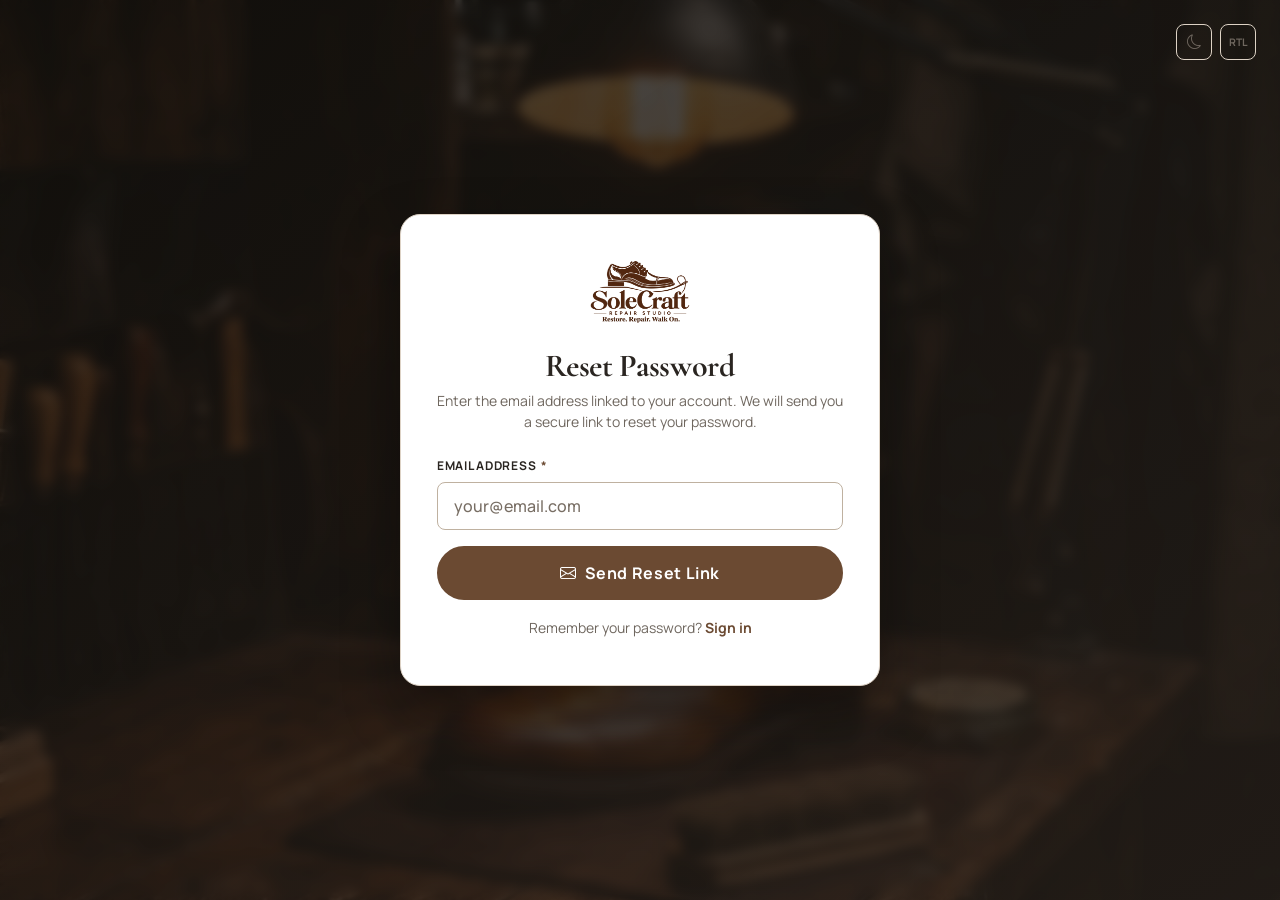
<file: forgot-password.html>
<!DOCTYPE html>
<html lang="en" dir="ltr" data-theme="light">
<head>
  <meta charset="UTF-8">
  <meta name="viewport" content="width=device-width, initial-scale=1.0">
  <title>Forgot Password — SoleCraft Repair Studio</title>
  <meta name="description" content="Reset your SoleCraft account password. Enter your email and we will send you a secure reset link.">
  <link rel="canonical" href="forgot-password.html">
  <link rel="stylesheet" href="https://cdn.jsdelivr.net/npm/bootstrap-icons@1.11.3/font/bootstrap-icons.min.css">
  <link rel="stylesheet" href="css/main.css">
  <link rel="stylesheet" href="css/header.css">
  <link rel="stylesheet" href="css/buttons.css">
  <link rel="stylesheet" href="css/forms.css">
  <link rel="stylesheet" href="css/auth.css">
  <link rel="stylesheet" href="css/dark-theme.css">
  <link rel="stylesheet" href="css/rtl.css">
  <link rel="stylesheet" href="css/responsive-fixes.css">
  <link rel="icon" href="assets/favicon.svg" type="image/svg+xml">
  <style>
    .success-state {
      display: none;
      flex-direction: column;
      align-items: center;
      text-align: center;
      gap: var(--sp-3);
      padding: var(--sp-4);
    }
    .success-state.show { display: flex; }
    .success-icon {
      width: 64px; height: 64px;
      background: rgba(39,174,96,0.10);
      border-radius: var(--radius-full);
      display: flex; align-items: center; justify-content: center;
      font-size: 1.75rem; color: #27AE60;
    }
    .forgot-form-wrap { display: block; }
    .forgot-form-wrap.hidden { display: none; }
  </style>
</head>
<body>

<div class="auth-page" style="background-image: url('assets/images/auth/forgot.jpg');">
  <div class="auth-bg-overlay" aria-hidden="true"></div>

  <!-- Centered Auth Card -->
  <div class="auth-card">
    <div class="auth-form-inner">
      <!-- Brand -->
      <a href="index.html" class="auth-brand" aria-label="SoleCraft home">
        <img src="assets/images/common/logo.png" alt="SoleCraft Repair Studio" class="auth-brand-logo">
      </a>

      <!-- Form state -->
      <div class="forgot-form-wrap" id="forgot-form-wrap">
        <h1 class="auth-form-heading">Reset Password</h1>
        <p class="auth-form-subtext">Enter the email address linked to your account. We will send you a secure link to reset your password.</p>

        <form class="auth-form sc-auth-form" id="forgot-password-form" novalidate aria-label="Forgot password form">
          <div class="sc-form-group">
            <label class="sc-form-label" for="forgot-email">Email Address <span class="required" aria-label="required">*</span></label>
            <input class="sc-form-control" type="email" id="forgot-email" name="email" placeholder="your@email.com" required autocomplete="email">
            <span class="form-error" role="alert">Please enter a valid email address.</span>
          </div>

          <button type="submit" class="btn-sc btn-primary-sc btn-sc-lg" id="forgot-submit-btn" style="width:100%;justify-content:center;">
            <i class="bi bi-envelope" aria-hidden="true"></i> Send Reset Link
          </button>
        </form>

        <p class="auth-footer-text" style="margin-top:var(--sp-3);">
          Remember your password? <a href="login.html" id="back-to-login-link">Sign in</a>
        </p>
      </div>

      <!-- Success state (shown after submission) -->
      <div class="success-state" id="forgot-success-state" aria-live="polite">
        <div class="success-icon"><i class="bi bi-envelope-check-fill" aria-hidden="true"></i></div>
        <h2 style="font-family:var(--font-heading);font-size:var(--fs-2xl);color:var(--clr-heading);">Email Sent</h2>
        <p style="color:var(--clr-body);font-size:var(--fs-sm);max-width:none;">If that email address is linked to an account, you will receive a password reset link shortly. Please check your inbox and spam folder.</p>
        <div style="display:flex;flex-direction:column;gap:0.5rem;width:100%;">
          <a href="login.html" class="btn-sc btn-primary-sc" id="return-to-login-btn" style="justify-content:center;">Return to Sign In</a>
          <button type="button" class="btn-sc btn-secondary-sc btn-sc-sm" id="resend-reset-btn" style="justify-content:center;">Resend Email</button>
        </div>
      </div>

    </div>
  </div>

  <div class="auth-controls" aria-label="Appearance and direction controls">
    <button class="sc-icon-btn sc-theme-toggle" aria-label="Toggle theme"><i class="bi bi-moon sc-theme-icon"></i></button>
    <button class="sc-icon-btn sc-rtl-toggle" aria-label="Toggle direction"><span class="sc-rtl-label" style="font-size:0.65rem;font-weight:700;">RTL</span></button>
  </div>
</div>

<script src="js/main.js"></script>
<script>
(function() {
  'use strict';
  const form = document.getElementById('forgot-password-form');
  const formWrap = document.getElementById('forgot-form-wrap');
  const successState = document.getElementById('forgot-success-state');
  const resendBtn = document.getElementById('resend-reset-btn');

  function emailValid(email) {
    return /^[^\s@]+@[^\s@]+\.[^\s@]+$/.test(email);
  }

  form.addEventListener('submit', function(e) {
    e.preventDefault();
    const emailInput = document.getElementById('forgot-email');
    const value = emailInput.value.trim();
    const group = emailInput.closest('.sc-form-group');

    if (!value || !emailValid(value)) {
      emailInput.classList.add('is-invalid');
      group.classList.add('has-error');
      return;
    }

    emailInput.classList.remove('is-invalid');
    group.classList.remove('has-error');

    const btn = document.getElementById('forgot-submit-btn');
    btn.disabled = true;
    btn.innerHTML = '<i class="bi bi-hourglass-split"></i> Sending...';

    setTimeout(function() {
      formWrap.classList.add('hidden');
      successState.classList.add('show');
    }, 1200);
  });

  resendBtn?.addEventListener('click', function() {
    successState.classList.remove('show');
    formWrap.classList.remove('hidden');
    const btn = document.getElementById('forgot-submit-btn');
    btn.disabled = false;
    btn.innerHTML = '<i class="bi bi-envelope"></i> Send Reset Link';
  });
})();
</script>
</body>
</html>
</file>
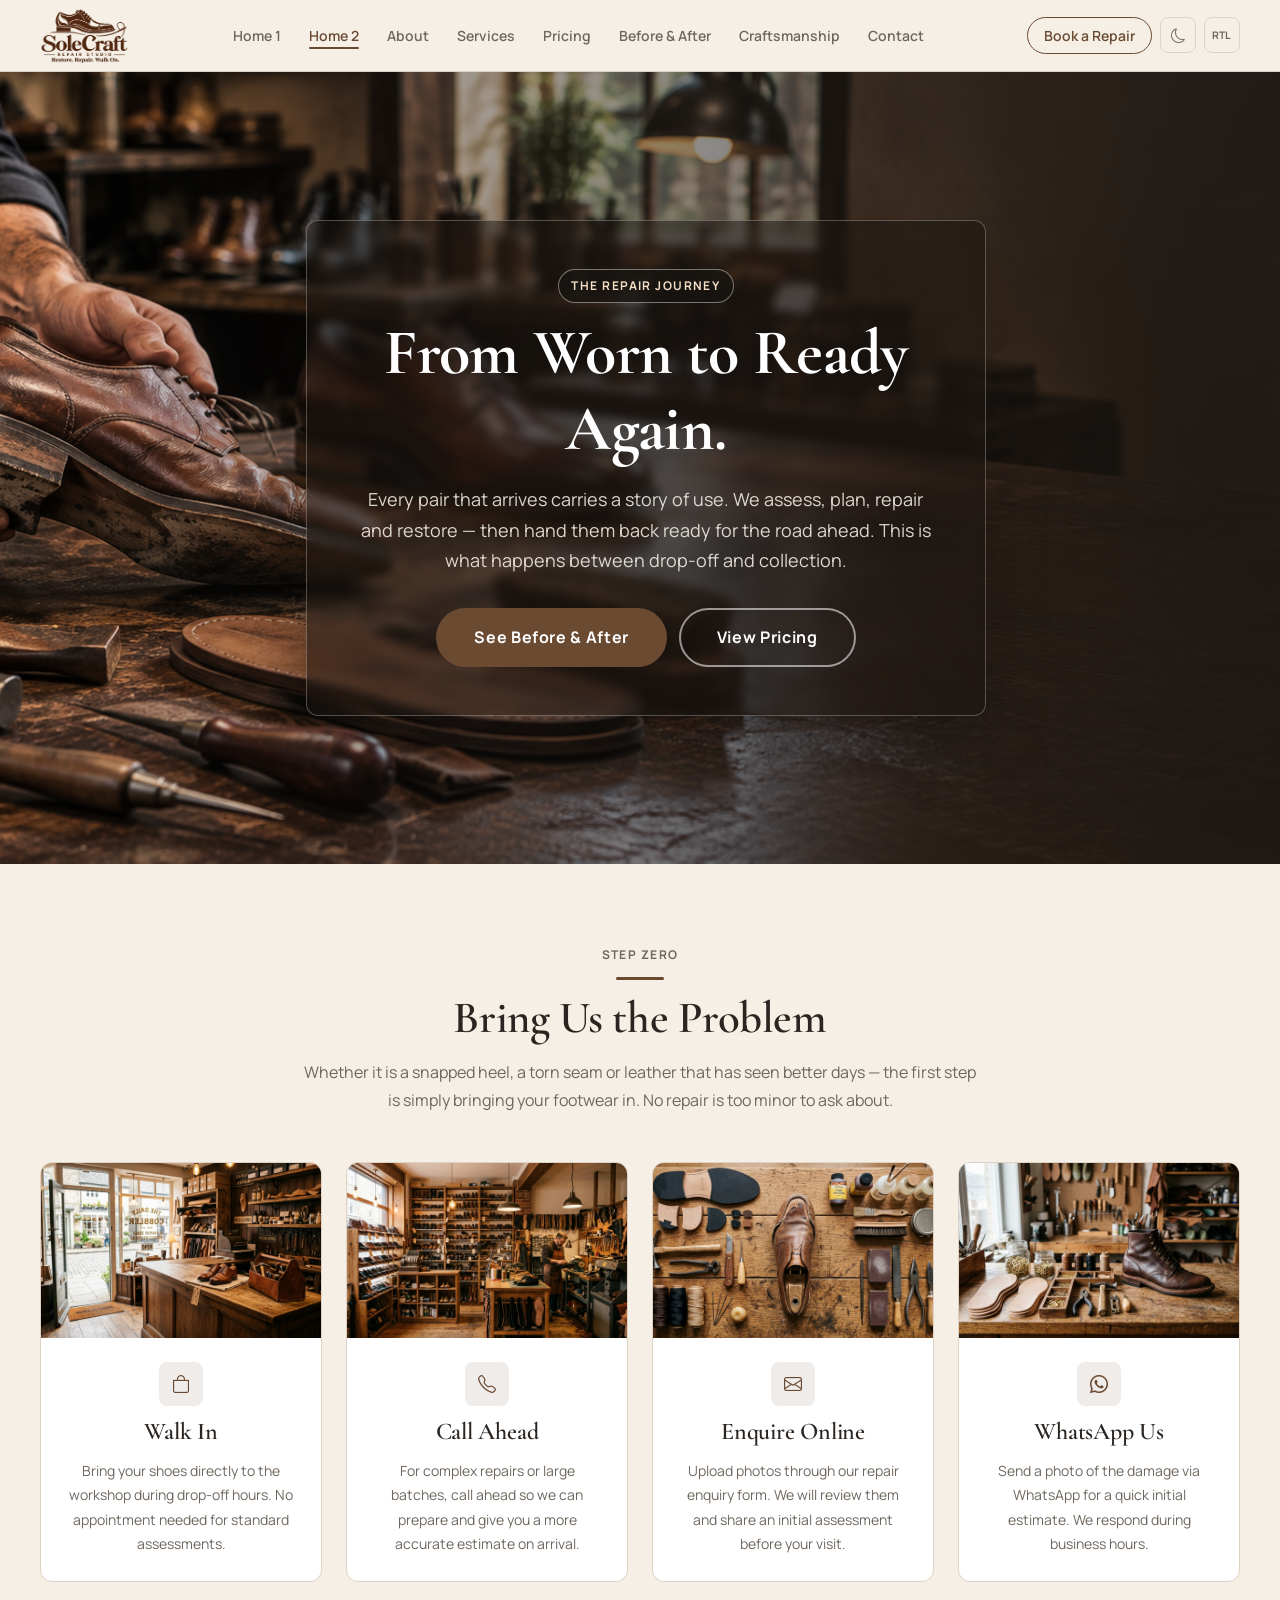
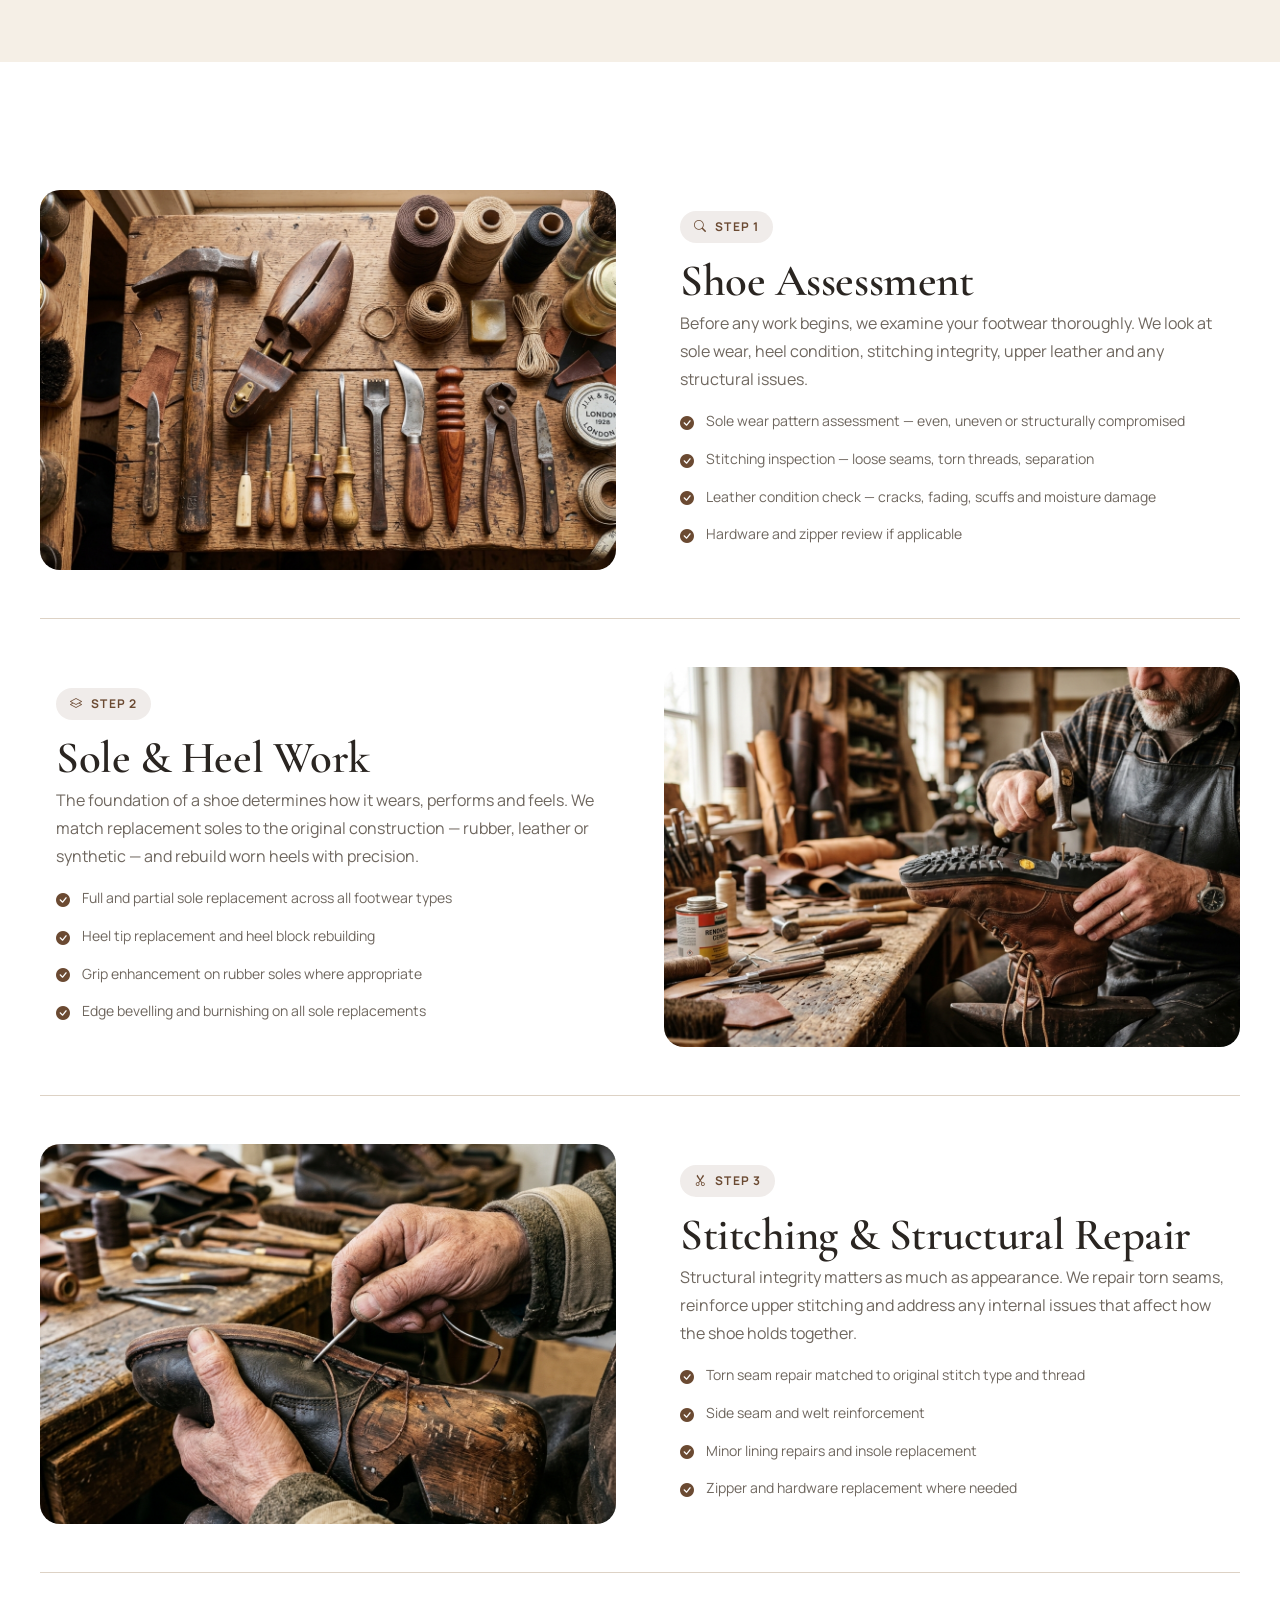
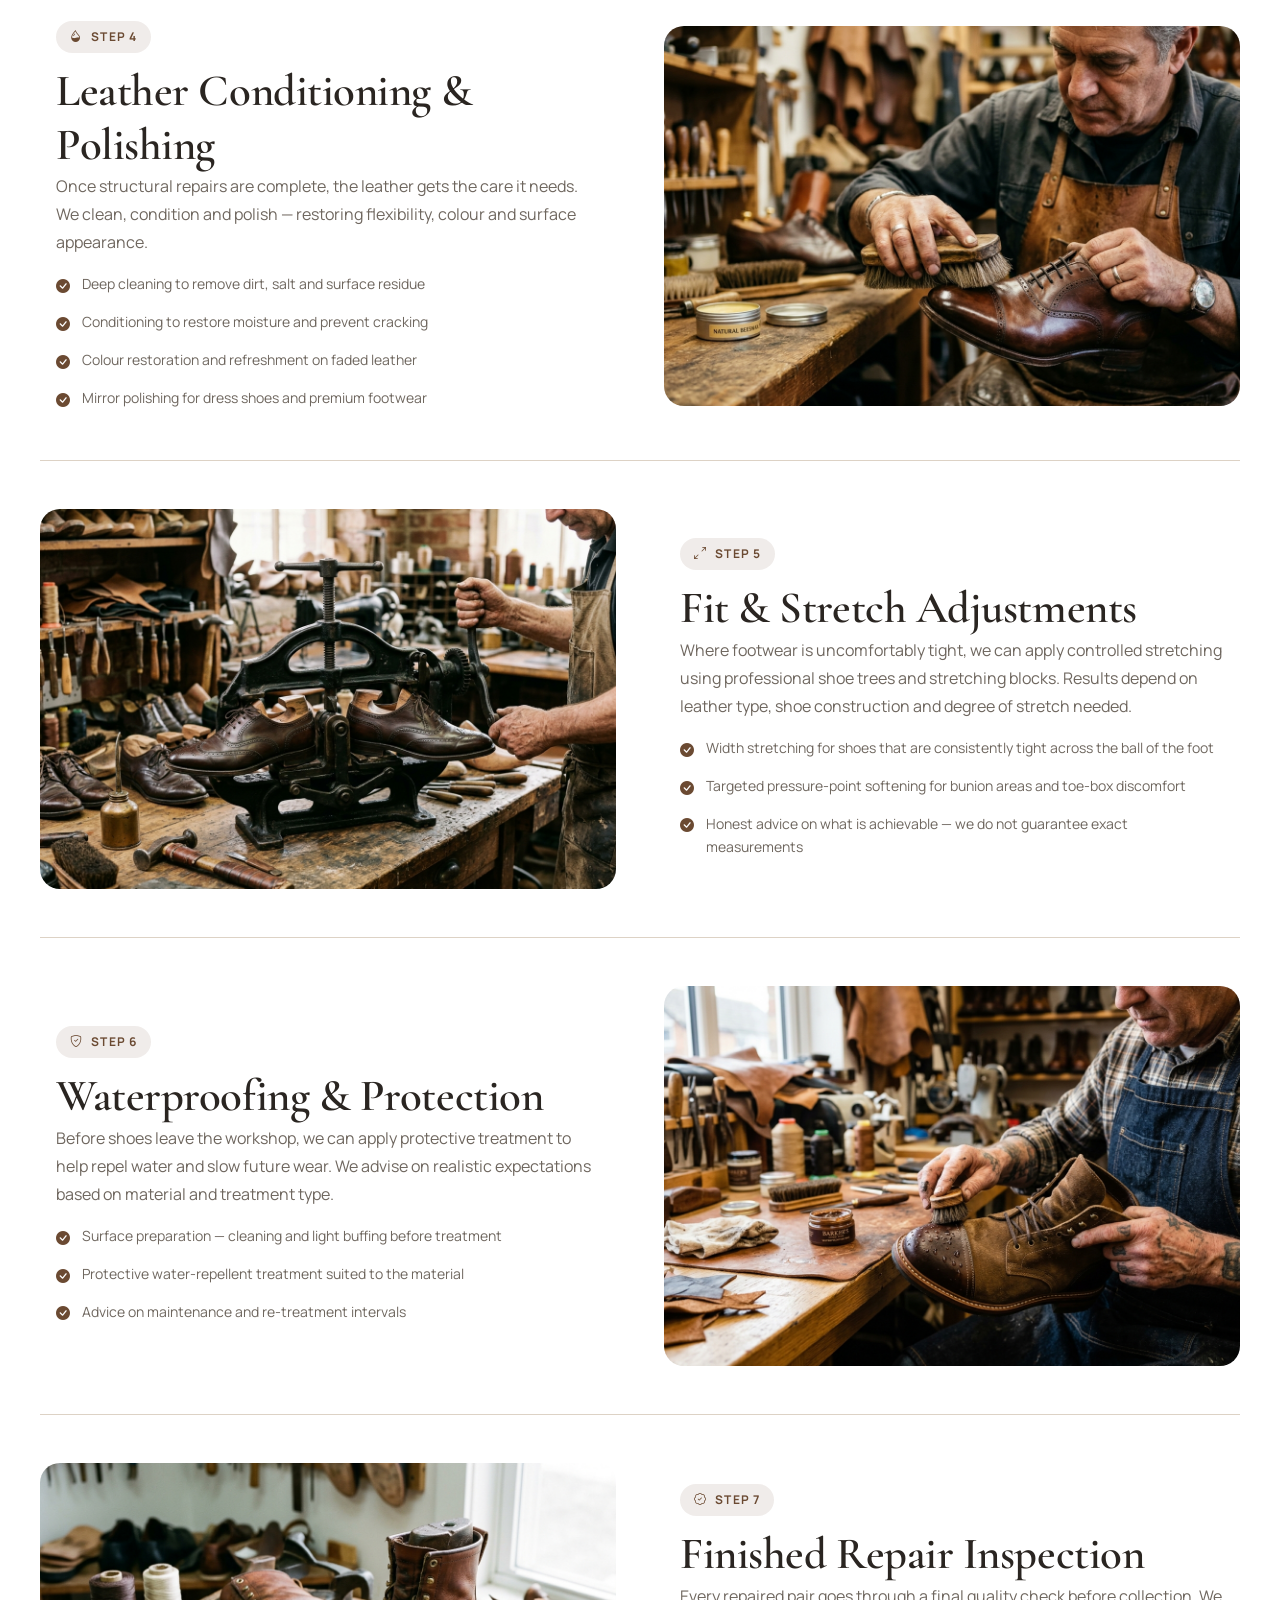
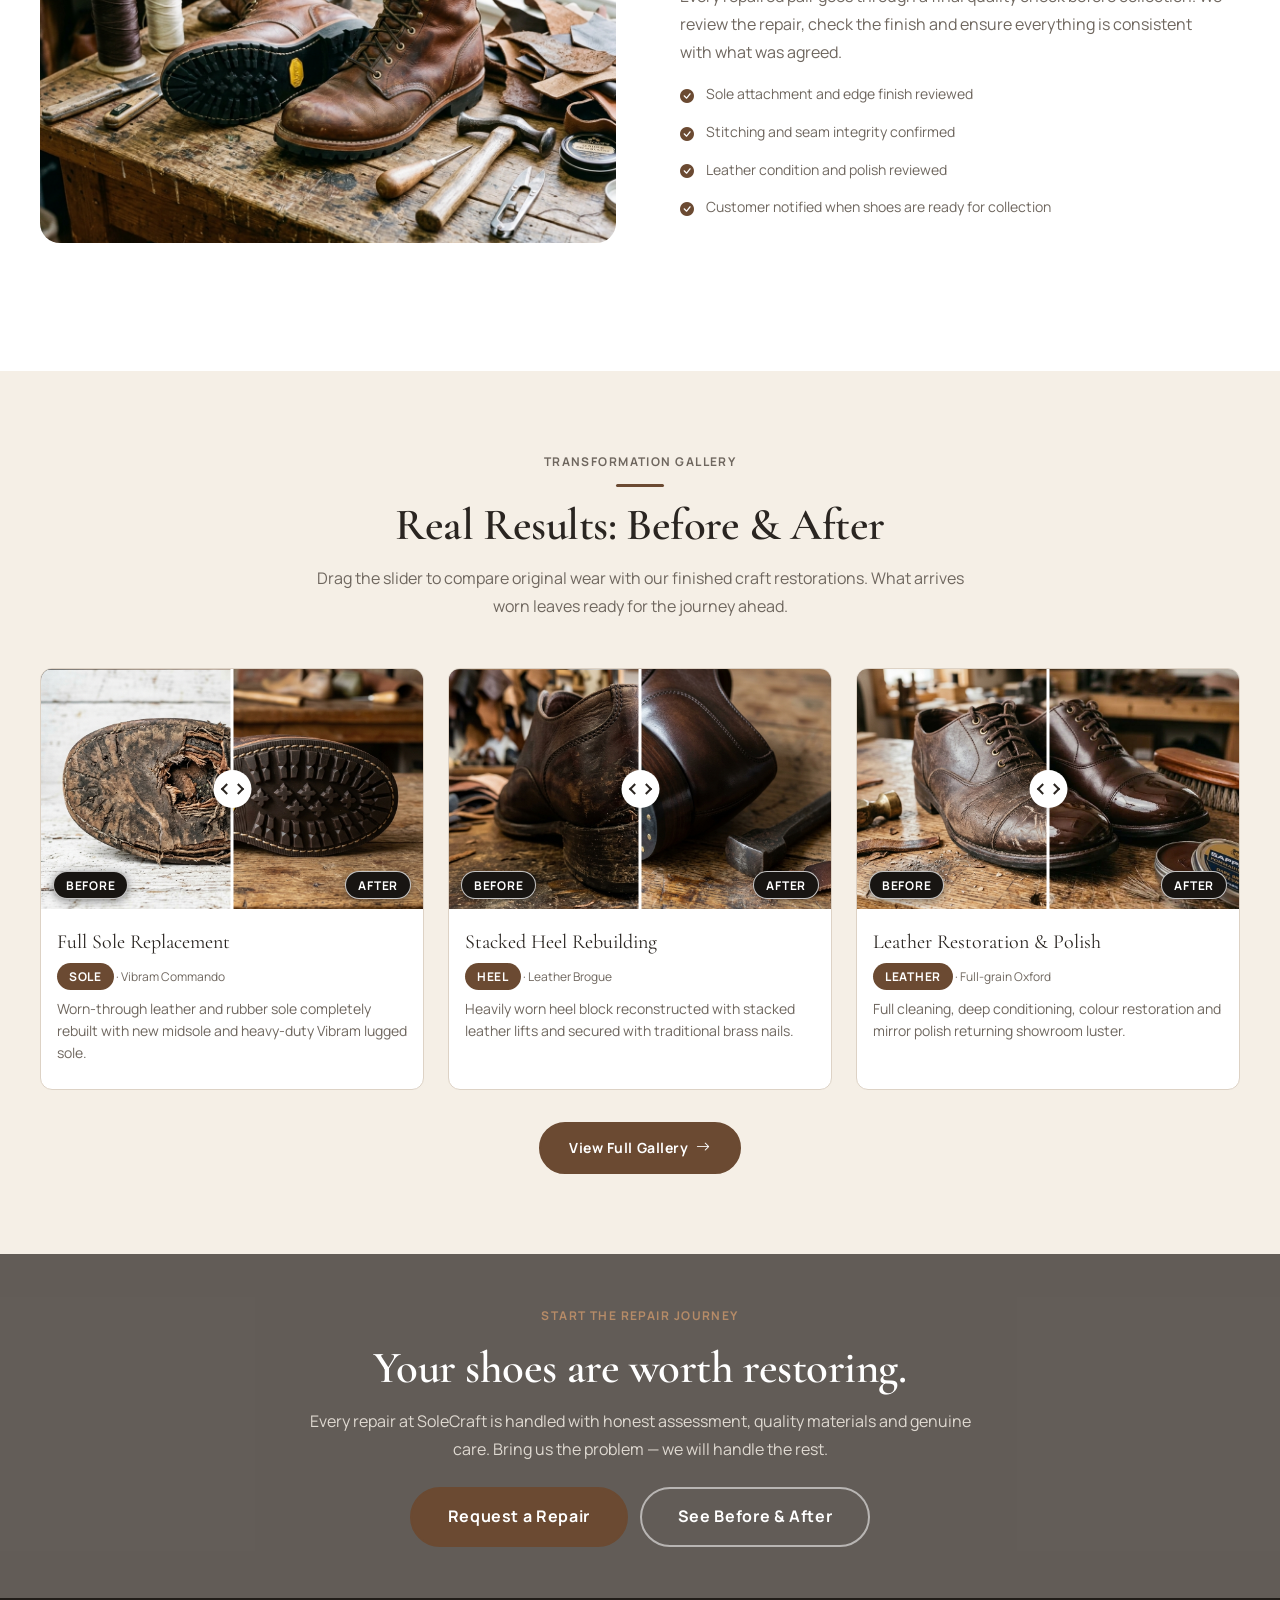
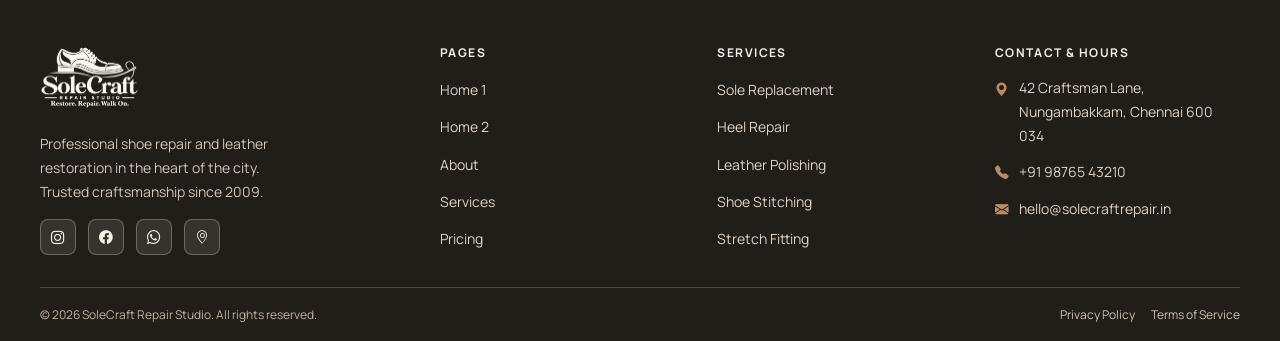
<file: home2.html>
<!DOCTYPE html>
<html lang="en" dir="ltr" data-theme="light">
<head>
  <meta charset="UTF-8">
  <meta name="viewport" content="width=device-width, initial-scale=1.0">
  <title>From Worn to Ready Again — SoleCraft Repair Studio Home 2</title>
  <meta name="description" content="Follow the SoleCraft repair journey — from shoe assessment through sole work, stitching, leather conditioning and waterproofing, to the finished pair ready for collection.">
  <link rel="canonical" href="home2.html">
  <link rel="stylesheet" href="https://cdn.jsdelivr.net/npm/bootstrap-icons@1.11.3/font/bootstrap-icons.min.css">
  <link rel="stylesheet" href="css/main.css">
  <link rel="stylesheet" href="css/header.css">
  <link rel="stylesheet" href="css/buttons.css">
  <link rel="stylesheet" href="css/services.css">
  <link rel="stylesheet" href="css/gallery.css">
  <link rel="stylesheet" href="css/forms.css">
  <link rel="stylesheet" href="css/footer.css">
  <link rel="stylesheet" href="css/dark-theme.css">
  <link rel="stylesheet" href="css/rtl.css">
  <link rel="stylesheet" href="css/desktop.css">
  <link rel="stylesheet" href="css/tablet.css">
  <link rel="stylesheet" href="css/mobile.css">
  <link rel="stylesheet" href="css/responsive-fixes.css">
  <link rel="icon" href="assets/favicon.svg" type="image/svg+xml">
  <style>
    .journey-stage {
      display: grid;
      grid-template-columns: 1fr 1fr;
      gap: var(--sp-6);
      align-items: center;
      padding-block: var(--sp-6);
      border-bottom: 1px solid var(--clr-border);
    }
    .journey-stage:last-of-type { border-bottom: none; }
    .journey-img {
      border-radius: var(--radius-xl);
      overflow: hidden;
      height: 380px;
    }
    .journey-img img { width:100%; height:100%; object-fit:cover; }
    .journey-content { padding-inline: var(--sp-3); }
    .journey-step-tag {
      display: inline-flex; align-items: center; gap: 0.5rem;
      font-size: var(--fs-xs); font-weight: 700; letter-spacing: 0.10em;
      text-transform: uppercase; color: var(--clr-primary);
      background: rgba(107,74,50,0.10); padding: 0.375rem 0.875rem;
      border-radius: var(--radius-full); margin-bottom: var(--sp-2);
    }
    .feature-list { display: flex; flex-direction: column; gap: 0.75rem; margin-top: var(--sp-3); }
    .feature-item { display: flex; align-items: flex-start; gap: 0.75rem; font-size: var(--fs-sm); color: var(--clr-body); }
    .feature-item i { color: var(--clr-primary); margin-top: 2px; flex-shrink: 0; }
    @media (max-width: 1024px) {
      .journey-stage { grid-template-columns: 1fr; }
      .journey-img { height: 280px; }
      .journey-stage.reverse .journey-img { order: -1; }
    }
  </style>
</head>
<body>

<!-- NAVBAR -->
<header>
  <nav class="sc-navbar" role="navigation" aria-label="Main navigation">
    <div class="navbar-container">
      <a href="index.html" class="sc-brand" aria-label="SoleCraft Repair Studio Home">
        <img src="assets/images/common/logo.png" alt="SoleCraft Repair Studio" class="sc-brand-logo">
      </a>
      <ul class="sc-nav-links">
        <li><a href="index.html"         class="nav-link">Home 1</a></li>
        <li><a href="home2.html"         class="nav-link active">Home 2</a></li>
        <li><a href="about.html"         class="nav-link">About</a></li>
        <li><a href="services.html"      class="nav-link">Services</a></li>
        <li><a href="pricing.html"       class="nav-link">Pricing</a></li>
        <li><a href="before-after.html"  class="nav-link">Before &amp; After</a></li>
        <li><a href="craftsmanship.html" class="nav-link">Craftsmanship</a></li>
        <li><a href="contact.html"       class="nav-link">Contact</a></li>
      </ul>
      <div class="sc-nav-controls">
        <a href="contact.html#enquiry" class="btn-login">Book a Repair</a>
        <button class="sc-icon-btn sc-theme-toggle" aria-label="Toggle theme"><i class="bi bi-moon sc-theme-icon"></i></button>
        <button class="sc-icon-btn sc-rtl-toggle" aria-label="Toggle direction"><span class="sc-rtl-label" style="font-size:0.65rem;font-weight:700;">RTL</span></button>
        <button class="sc-hamburger" id="hamburger-btn" aria-label="Open menu" aria-expanded="false"><span></span><span></span><span></span></button>
      </div>
    </div>
  </nav>
  <div class="sc-mobile-menu" id="mobile-menu">
    <ul class="mobile-nav-links">
      <li><a href="index.html">Home 1</a></li>
      <li><a href="home2.html" class="active">Home 2</a></li>
      <li><a href="about.html">About</a></li>
      <li><a href="services.html">Services</a></li>
      <li><a href="pricing.html">Pricing</a></li>
      <li><a href="before-after.html">Before &amp; After</a></li>
      <li><a href="craftsmanship.html">Craftsmanship</a></li>
      <li><a href="contact.html">Contact</a></li>
    </ul>
    <div class="mobile-controls">
      <a href="contact.html#enquiry" class="btn-sc btn-primary-sc btn-sc-sm">Book a Repair</a>
      <button class="sc-icon-btn sc-theme-toggle" aria-label="Toggle theme"><i class="bi bi-moon sc-theme-icon"></i></button>
      <button class="sc-icon-btn sc-rtl-toggle" aria-label="Toggle direction"><span class="sc-rtl-label" style="font-size:0.65rem;font-weight:700;">RTL</span></button>
    </div>
  </div>
</header>

<!-- HERO — Home 2 -->
<section class="sc-hero home2-hero" id="hero">
  <div class="sc-hero-bg" style="background-image:url('assets/images/hero/home2-banner.png');" role="img" aria-label="Worn and restored leather shoes side by side on a cobbler's workbench"></div>
  <div class="hero-overlay" aria-hidden="true"></div>
  <div class="container-sc">
    <div class="sc-hero-content">
      <p class="eyebrow fade-up">The Repair Journey</p>
      <h1 class="fade-up stagger-1">From Worn to Ready Again.</h1>
      <p class="lead fade-up stagger-2">Every pair that arrives carries a story of use. We assess, plan, repair and restore — then hand them back ready for the road ahead. This is what happens between drop-off and collection.</p>
      <div class="hero-ctas fade-up stagger-3">
        <a href="before-after.html" class="btn-sc btn-primary-sc btn-sc-lg" id="h2-ba-btn">See Before &amp; After</a>
        <a href="pricing.html" class="btn-sc btn-ghost-sc btn-sc-lg" id="h2-pricing-btn">View Pricing</a>
      </div>
    </div>
  </div>
</section>

<!-- SECTION 1 — Bring Us the Problem -->
<section class="section-pad bg-cream" id="bring-problem">
  <div class="container-sc">
    <div class="section-header center fade-up">
      <p class="eyebrow">Step Zero</p>
      <div class="sc-divider"></div>
      <h2>Bring Us the Problem</h2>
      <p>Whether it is a snapped heel, a torn seam or leather that has seen better days — the first step is simply bringing your footwear in. No repair is too minor to ask about.</p>
    </div>
    <div class="service-grid" style="grid-template-columns:repeat(4,1fr);">
      <div class="service-card fade-up text-center" style="align-items:center;">
        <div class="service-card-media" style="height:140px;margin-bottom:var(--sp-2);"><img src="assets/images/pages/contact.jpg" alt="SoleCraft repair workshop drop-off desk" loading="lazy"></div>
        <div class="service-icon-wrap"><i class="bi bi-bag"></i></div>
        <h5 style="font-family:var(--font-heading);font-size:var(--fs-xl);color:var(--clr-heading);">Walk In</h5>
        <p style="font-size:var(--fs-sm);text-align:center;">Bring your shoes directly to the workshop during drop-off hours. No appointment needed for standard assessments.</p>
      </div>
      <div class="service-card fade-up stagger-1 text-center" style="align-items:center;">
        <div class="service-card-media" style="height:140px;margin-bottom:var(--sp-2);"><img src="assets/images/pages/workshop-wide.jpg" alt="SoleCraft team at the workshop" loading="lazy"></div>
        <div class="service-icon-wrap"><i class="bi bi-telephone"></i></div>
        <h5 style="font-family:var(--font-heading);font-size:var(--fs-xl);color:var(--clr-heading);">Call Ahead</h5>
        <p style="font-size:var(--fs-sm);text-align:center;">For complex repairs or large batches, call ahead so we can prepare and give you a more accurate estimate on arrival.</p>
      </div>
      <div class="service-card fade-up stagger-2 text-center" style="align-items:center;">
        <div class="service-card-media" style="height:140px;margin-bottom:var(--sp-2);"><img src="assets/images/pages/services.jpg" alt="Shoe assessment and digital estimate" loading="lazy"></div>
        <div class="service-icon-wrap"><i class="bi bi-envelope"></i></div>
        <h5 style="font-family:var(--font-heading);font-size:var(--fs-xl);color:var(--clr-heading);">Enquire Online</h5>
        <p style="font-size:var(--fs-sm);text-align:center;">Upload photos through our repair enquiry form. We will review them and share an initial assessment before your visit.</p>
      </div>
      <div class="service-card fade-up stagger-3 text-center" style="align-items:center;">
        <div class="service-card-media" style="height:140px;margin-bottom:var(--sp-2);"><img src="assets/images/services/insole-hardware.jpg" alt="Workbench photo for quick estimate" loading="lazy"></div>
        <div class="service-icon-wrap"><i class="bi bi-whatsapp"></i></div>
        <h5 style="font-family:var(--font-heading);font-size:var(--fs-xl);color:var(--clr-heading);">WhatsApp Us</h5>
        <p style="font-size:var(--fs-sm);text-align:center;">Send a photo of the damage via WhatsApp for a quick initial estimate. We respond during business hours.</p>
      </div>
    </div>
  </div>
</section>

<!-- JOURNEY STAGES -->
<section class="section-pad bg-white" id="journey">
  <div class="container-sc">

    <!-- Stage 2: Shoe Assessment -->
    <div class="journey-stage">
      <div class="journey-img fade-up">
        <img src="assets/images/craftsmanship/bench-tools.jpg" alt="Cobbler's workbench and tools for thorough footwear assessment" loading="lazy">
      </div>
      <div class="journey-content fade-up stagger-1">
        <span class="journey-step-tag"><i class="bi bi-search"></i> Step 1</span>
        <h2>Shoe Assessment</h2>
        <p>Before any work begins, we examine your footwear thoroughly. We look at sole wear, heel condition, stitching integrity, upper leather and any structural issues.</p>
        <div class="feature-list">
          <div class="feature-item"><i class="bi bi-check-circle-fill"></i><span>Sole wear pattern assessment — even, uneven or structurally compromised</span></div>
          <div class="feature-item"><i class="bi bi-check-circle-fill"></i><span>Stitching inspection — loose seams, torn threads, separation</span></div>
          <div class="feature-item"><i class="bi bi-check-circle-fill"></i><span>Leather condition check — cracks, fading, scuffs and moisture damage</span></div>
          <div class="feature-item"><i class="bi bi-check-circle-fill"></i><span>Hardware and zipper review if applicable</span></div>
        </div>
      </div>
    </div>

    <!-- Stage 3: Sole & Heel Work -->
    <div class="journey-stage reverse">
      <div class="journey-content fade-up">
        <span class="journey-step-tag"><i class="bi bi-layers"></i> Step 2</span>
        <h2>Sole &amp; Heel Work</h2>
        <p>The foundation of a shoe determines how it wears, performs and feels. We match replacement soles to the original construction — rubber, leather or synthetic — and rebuild worn heels with precision.</p>
        <div class="feature-list">
          <div class="feature-item"><i class="bi bi-check-circle-fill"></i><span>Full and partial sole replacement across all footwear types</span></div>
          <div class="feature-item"><i class="bi bi-check-circle-fill"></i><span>Heel tip replacement and heel block rebuilding</span></div>
          <div class="feature-item"><i class="bi bi-check-circle-fill"></i><span>Grip enhancement on rubber soles where appropriate</span></div>
          <div class="feature-item"><i class="bi bi-check-circle-fill"></i><span>Edge bevelling and burnishing on all sole replacements</span></div>
        </div>
      </div>
      <div class="journey-img fade-up stagger-1">
        <img src="assets/images/services/sole-replacement.jpg" alt="Artisan cobbler replacing sole on leather boot" loading="lazy">
      </div>
    </div>

    <!-- Stage 4: Stitching & Structural Repair -->
    <div class="journey-stage">
      <div class="journey-img fade-up">
        <img src="assets/images/services/stitching-repair.jpg" alt="Cobbler hand-stitching a leather sole seam with waxed thread" loading="lazy">
      </div>
      <div class="journey-content fade-up stagger-1">
        <span class="journey-step-tag"><i class="bi bi-scissors"></i> Step 3</span>
        <h2>Stitching &amp; Structural Repair</h2>
        <p>Structural integrity matters as much as appearance. We repair torn seams, reinforce upper stitching and address any internal issues that affect how the shoe holds together.</p>
        <div class="feature-list">
          <div class="feature-item"><i class="bi bi-check-circle-fill"></i><span>Torn seam repair matched to original stitch type and thread</span></div>
          <div class="feature-item"><i class="bi bi-check-circle-fill"></i><span>Side seam and welt reinforcement</span></div>
          <div class="feature-item"><i class="bi bi-check-circle-fill"></i><span>Minor lining repairs and insole replacement</span></div>
          <div class="feature-item"><i class="bi bi-check-circle-fill"></i><span>Zipper and hardware replacement where needed</span></div>
        </div>
      </div>
    </div>

    <!-- Stage 5: Leather Conditioning -->
    <div class="journey-stage reverse">
      <div class="journey-content fade-up">
        <span class="journey-step-tag"><i class="bi bi-droplet-half"></i> Step 4</span>
        <h2>Leather Conditioning &amp; Polishing</h2>
        <p>Once structural repairs are complete, the leather gets the care it needs. We clean, condition and polish — restoring flexibility, colour and surface appearance.</p>
        <div class="feature-list">
          <div class="feature-item"><i class="bi bi-check-circle-fill"></i><span>Deep cleaning to remove dirt, salt and surface residue</span></div>
          <div class="feature-item"><i class="bi bi-check-circle-fill"></i><span>Conditioning to restore moisture and prevent cracking</span></div>
          <div class="feature-item"><i class="bi bi-check-circle-fill"></i><span>Colour restoration and refreshment on faded leather</span></div>
          <div class="feature-item"><i class="bi bi-check-circle-fill"></i><span>Mirror polishing for dress shoes and premium footwear</span></div>
        </div>
      </div>
      <div class="journey-img fade-up stagger-1">
        <img src="assets/images/services/leather-care.jpg" alt="Artisan cobbler conditioning and buffing leather dress shoe" loading="lazy">
      </div>
    </div>

    <!-- Stage 6: Fit & Stretch -->
    <div class="journey-stage">
      <div class="journey-img fade-up">
        <img src="assets/images/services/stretch-fitting.jpg" alt="Mechanical shoe stretcher machine adjusting footwear fit" loading="lazy">
      </div>
      <div class="journey-content fade-up stagger-1">
        <span class="journey-step-tag"><i class="bi bi-arrows-angle-expand"></i> Step 5</span>
        <h2>Fit &amp; Stretch Adjustments</h2>
        <p>Where footwear is uncomfortably tight, we can apply controlled stretching using professional shoe trees and stretching blocks. Results depend on leather type, shoe construction and degree of stretch needed.</p>
        <div class="feature-list">
          <div class="feature-item"><i class="bi bi-check-circle-fill"></i><span>Width stretching for shoes that are consistently tight across the ball of the foot</span></div>
          <div class="feature-item"><i class="bi bi-check-circle-fill"></i><span>Targeted pressure-point softening for bunion areas and toe-box discomfort</span></div>
          <div class="feature-item"><i class="bi bi-check-circle-fill"></i><span>Honest advice on what is achievable — we do not guarantee exact measurements</span></div>
        </div>
      </div>
    </div>

    <!-- Stage 7: Waterproofing -->
    <div class="journey-stage reverse">
      <div class="journey-content fade-up">
        <span class="journey-step-tag"><i class="bi bi-shield-check"></i> Step 6</span>
        <h2>Waterproofing &amp; Protection</h2>
        <p>Before shoes leave the workshop, we can apply protective treatment to help repel water and slow future wear. We advise on realistic expectations based on material and treatment type.</p>
        <div class="feature-list">
          <div class="feature-item"><i class="bi bi-check-circle-fill"></i><span>Surface preparation — cleaning and light buffing before treatment</span></div>
          <div class="feature-item"><i class="bi bi-check-circle-fill"></i><span>Protective water-repellent treatment suited to the material</span></div>
          <div class="feature-item"><i class="bi bi-check-circle-fill"></i><span>Advice on maintenance and re-treatment intervals</span></div>
        </div>
      </div>
      <div class="journey-img fade-up stagger-1">
        <img src="assets/images/services/waterproofing.jpg" alt="Waterproofing treatment applied to suede and leather boots" loading="lazy">
      </div>
    </div>

    <!-- Stage 8: Final Inspection -->
    <div class="journey-stage">
      <div class="journey-img fade-up">
        <img src="assets/images/pages/why-repair.jpg" alt="Restored boots with resoled Vibram soles ready for collection" loading="lazy">
      </div>
      <div class="journey-content fade-up stagger-1">
        <span class="journey-step-tag"><i class="bi bi-patch-check"></i> Step 7</span>
        <h2>Finished Repair Inspection</h2>
        <p>Every repaired pair goes through a final quality check before collection. We review the repair, check the finish and ensure everything is consistent with what was agreed.</p>
        <div class="feature-list">
          <div class="feature-item"><i class="bi bi-check-circle-fill"></i><span>Sole attachment and edge finish reviewed</span></div>
          <div class="feature-item"><i class="bi bi-check-circle-fill"></i><span>Stitching and seam integrity confirmed</span></div>
          <div class="feature-item"><i class="bi bi-check-circle-fill"></i><span>Leather condition and polish reviewed</span></div>
          <div class="feature-item"><i class="bi bi-check-circle-fill"></i><span>Customer notified when shoes are ready for collection</span></div>
        </div>
      </div>
    </div>

  </div>
</section>

<!-- REAL RESULTS — BEFORE & AFTER PREVIEW -->
<section class="section-pad bg-cream" id="home2-transformations" aria-labelledby="h2-ba-heading">
  <div class="container-sc">
    <div class="section-header center fade-up">
      <p class="eyebrow">Transformation Gallery</p>
      <div class="sc-divider"></div>
      <h2 id="h2-ba-heading">Real Results: Before &amp; After</h2>
      <p>Drag the slider to compare original wear with our finished craft restorations. What arrives worn leaves ready for the journey ahead.</p>
    </div>
    <div class="gallery-grid" style="grid-template-columns: repeat(3, 1fr);">
      <!-- Card 1 -->
      <div class="gallery-card fade-up">
        <div class="ba-container" role="img" aria-label="Before and after comparison of boot sole replacement">
          <div class="ba-after"><img src="assets/images/gallery/sole-commando-after.jpg" alt="Boot resoled with durable new Vibram lugged rubber sole" loading="lazy"></div>
          <div class="ba-before"><img src="assets/images/gallery/sole-before.jpg" alt="Old worn-through boot sole with large hole" loading="lazy"></div>
          <div class="ba-handle" aria-hidden="true"><div class="ba-handle-knob"><i class="bi bi-chevron-expand" style="transform:rotate(90deg)"></i></div></div>
          <span class="ba-label before" aria-hidden="true">Before</span>
          <span class="ba-label after" aria-hidden="true">After</span>
        </div>
        <div class="gallery-card-info">
          <div class="gallery-card-label">Full Sole Replacement</div>
          <div class="gallery-card-meta"><span class="sc-badge sc-badge-primary">SOLE</span> · Vibram Commando</div>
          <div class="gallery-card-desc">Worn-through leather and rubber sole completely rebuilt with new midsole and heavy-duty Vibram lugged sole.</div>
        </div>
      </div>
      <!-- Card 2 -->
      <div class="gallery-card fade-up stagger-1">
        <div class="ba-container" role="img" aria-label="Before and after of stacked heel rebuilding">
          <div class="ba-after"><img src="assets/images/gallery/heel-rebuilt-after.jpg" alt="Rebuilt stacked leather heel block with brass nails" loading="lazy"></div>
          <div class="ba-before"><img src="assets/images/gallery/heel-worn-before.jpg" alt="Worn down slanted heel block before repair" loading="lazy"></div>
          <div class="ba-handle" aria-hidden="true"><div class="ba-handle-knob"><i class="bi bi-chevron-expand" style="transform:rotate(90deg)"></i></div></div>
          <span class="ba-label before" aria-hidden="true">Before</span>
          <span class="ba-label after" aria-hidden="true">After</span>
        </div>
        <div class="gallery-card-info">
          <div class="gallery-card-label">Stacked Heel Rebuilding</div>
          <div class="gallery-card-meta"><span class="sc-badge sc-badge-accent">HEEL</span> · Leather Brogue</div>
          <div class="gallery-card-desc">Heavily worn heel block reconstructed with stacked leather lifts and secured with traditional brass nails.</div>
        </div>
      </div>
      <!-- Card 3 -->
      <div class="gallery-card fade-up stagger-2">
        <div class="ba-container" role="img" aria-label="Before and after of Oxford shoe leather conditioning">
          <div class="ba-after"><img src="assets/images/gallery/leather-mirror-after.jpg" alt="Oxford shoes after deep nourishment and mirror gloss glaze" loading="lazy"></div>
          <div class="ba-before"><img src="assets/images/gallery/leather-scuffed-before.jpg" alt="Scuffed, faded, and dry leather Oxford shoes before treatment" loading="lazy"></div>
          <div class="ba-handle" aria-hidden="true"><div class="ba-handle-knob"><i class="bi bi-chevron-expand" style="transform:rotate(90deg)"></i></div></div>
          <span class="ba-label before" aria-hidden="true">Before</span>
          <span class="ba-label after" aria-hidden="true">After</span>
        </div>
        <div class="gallery-card-info">
          <div class="gallery-card-label">Leather Restoration &amp; Polish</div>
          <div class="gallery-card-meta"><span class="sc-badge sc-badge-dark">LEATHER</span> · Full-grain Oxford</div>
          <div class="gallery-card-desc">Full cleaning, deep conditioning, colour restoration and mirror polish returning showroom luster.</div>
        </div>
      </div>
    </div>
    <div class="text-center" style="margin-top: var(--sp-5);">
      <a href="before-after.html" class="btn-sc btn-primary-sc" id="h2-view-gallery-btn">View Full Gallery <i class="bi bi-arrow-right" aria-hidden="true"></i></a>
    </div>
  </div>
</section>

<!-- SECTION 9 — Final Enquiry CTA -->
<section class="cta-section section-pad" style="background-image:url('assets/images/cta/home2-cta.png');">
  <div class="cta-overlay" aria-hidden="true"></div>
  <div class="container-sc cta-content">
    <p class="eyebrow" style="color:var(--clr-accent);">Start the Repair Journey</p>
    <h2 style="color:var(--clr-white);">Your shoes are worth restoring.</h2>
    <p>Every repair at SoleCraft is handled with honest assessment, quality materials and genuine care. Bring us the problem — we will handle the rest.</p>
    <div style="display:flex;flex-wrap:wrap;gap:var(--sp-2);justify-content:center;margin-top:var(--sp-4);">
      <a href="contact.html#enquiry" class="btn-sc btn-primary-sc btn-sc-lg" id="h2-cta-enquiry-btn">Request a Repair</a>
      <a href="before-after.html" class="btn-sc btn-ghost-sc btn-sc-lg" id="h2-cta-gallery-btn">See Before &amp; After</a>
    </div>
  </div>
</section>

<!-- FOOTER -->
<footer class="sc-footer">
  <div class="container-sc">
    <div class="sc-footer-grid">
      <div class="footer-brand">
        <a href="index.html" class="footer-brand-link" aria-label="SoleCraft home">
          <img src="assets/images/common/logo-light.png" alt="SoleCraft Repair Studio" class="footer-brand-logo">
        </a>
        <p>Professional shoe repair and leather restoration in the heart of the city. Trusted craftsmanship since 2009.</p>
        <div class="footer-social">
          <a href="#" aria-label="Instagram"><i class="bi bi-instagram"></i></a>
          <a href="#" aria-label="Facebook"><i class="bi bi-facebook"></i></a>
          <a href="#" aria-label="WhatsApp"><i class="bi bi-whatsapp"></i></a>
          <a href="#" aria-label="Google Maps"><i class="bi bi-geo-alt"></i></a>
        </div>
      </div>
      <div class="footer-col"><h5>Pages</h5><ul><li><a href="index.html">Home 1</a></li><li><a href="home2.html">Home 2</a></li><li><a href="about.html">About</a></li><li><a href="services.html">Services</a></li><li><a href="pricing.html">Pricing</a></li><li><a href="before-after.html">Before &amp; After</a></li><li><a href="craftsmanship.html">Craftsmanship</a></li></ul></div>
      <div class="footer-col"><h5>Services</h5><ul><li><a href="services.html#sole">Sole Replacement</a></li><li><a href="services.html#heel">Heel Repair</a></li><li><a href="services.html#leather">Leather Polishing</a></li><li><a href="services.html#stitching">Shoe Stitching</a></li><li><a href="services.html#stretch">Stretch Fitting</a></li><li><a href="services.html#waterproof">Waterproofing</a></li><li><a href="services.html#additional">Zipper Repair</a></li><li><a href="services.html#additional">Shoe Cleaning</a></li></ul></div>
      <div class="footer-col"><h5>Contact &amp; Hours</h5><div class="footer-contact-item"><i class="bi bi-geo-alt-fill"></i><span>42 Craftsman Lane, Nungambakkam, Chennai 600 034</span></div><div class="footer-contact-item"><i class="bi bi-telephone-fill"></i><span>+91 98765 43210</span></div><div class="footer-contact-item"><i class="bi bi-envelope-fill"></i><span>hello@solecraftrepair.in</span></div><div class="footer-hours" style="margin-top:0.75rem;"><div class="footer-hours-row"><span class="day">Mon–Fri</span><span>9:00 AM – 7:00 PM</span></div><div class="footer-hours-row"><span class="day">Saturday</span><span>10:00 AM – 5:00 PM</span></div><div class="footer-hours-row"><span class="day">Sunday</span><span>Closed</span></div></div></div>
    </div>
    <div class="sc-footer-bottom"><p>&copy; 2026 SoleCraft Repair Studio. All rights reserved.</p><div class="footer-legal"><a href="#">Privacy Policy</a><a href="#">Terms of Service</a></div></div>
  </div>
</footer>

<button id="scroll-top" aria-label="Back to top"><i class="bi bi-arrow-up"></i></button>
<script src="js/main.js"></script>
<script src="js/gallery.js"></script>
</body>
</html>
</file>
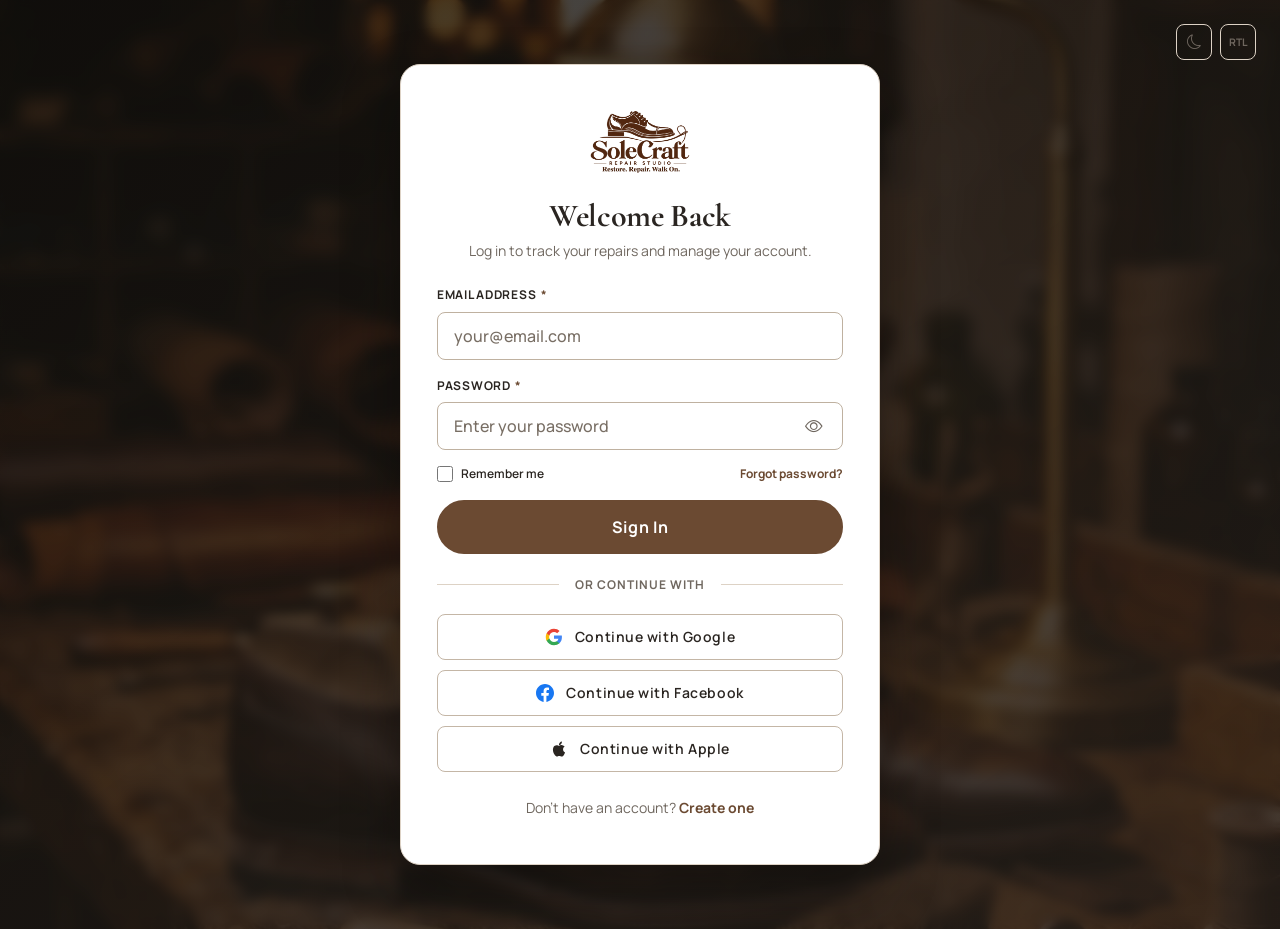
<file: login.html>
<!DOCTYPE html>
<html lang="en" dir="ltr" data-theme="light">
<head>
  <meta charset="UTF-8">
  <meta name="viewport" content="width=device-width, initial-scale=1.0">
  <title>Log In — SoleCraft Repair Studio</title>
  <meta name="description" content="Log in to your SoleCraft account to track repair orders, view history and manage your preferences.">
  <link rel="canonical" href="login.html">
  <link rel="stylesheet" href="https://cdn.jsdelivr.net/npm/bootstrap-icons@1.11.3/font/bootstrap-icons.min.css">
  <link rel="stylesheet" href="css/main.css">
  <link rel="stylesheet" href="css/header.css">
  <link rel="stylesheet" href="css/buttons.css">
  <link rel="stylesheet" href="css/forms.css">
  <link rel="stylesheet" href="css/auth.css">
  <link rel="stylesheet" href="css/dark-theme.css">
  <link rel="stylesheet" href="css/rtl.css">
  <link rel="stylesheet" href="css/responsive-fixes.css">
  <link rel="icon" href="assets/favicon.svg" type="image/svg+xml">
</head>
<body>

<div class="auth-page" style="background-image: url('assets/images/auth/login.jpg');">
  <div class="auth-bg-overlay" aria-hidden="true"></div>

  <!-- Centered Auth Card -->
  <div class="auth-card">
    <div class="auth-form-inner">
      <!-- Brand -->
      <a href="index.html" class="auth-brand" aria-label="SoleCraft home">
        <img src="assets/images/common/logo.png" alt="SoleCraft Repair Studio" class="auth-brand-logo">
      </a>

      <h1 class="auth-form-heading">Welcome Back</h1>
      <p class="auth-form-subtext">Log in to track your repairs and manage your account.</p>

      <!-- Social Login -->
      <div class="auth-social-btns">
        <button class="btn-sc btn-social btn-sc-sm" id="google-login-btn" aria-label="Continue with Google">
          <svg width="18" height="18" viewBox="0 0 24 24" aria-hidden="true"><path fill="#4285F4" d="M22.56 12.25c0-.78-.07-1.53-.2-2.25H12v4.26h5.92c-.26 1.37-1.04 2.53-2.21 3.31v2.77h3.57c2.08-1.92 3.28-4.74 3.28-8.09z"/><path fill="#34A853" d="M12 23c2.97 0 5.46-.98 7.28-2.66l-3.57-2.77c-.98.66-2.23 1.06-3.71 1.06-2.86 0-5.29-1.93-6.16-4.53H2.18v2.84C3.99 20.53 7.7 23 12 23z"/><path fill="#FBBC05" d="M5.84 14.09c-.22-.66-.35-1.36-.35-2.09s.13-1.43.35-2.09V7.07H2.18C1.43 8.55 1 10.22 1 12s.43 3.45 1.18 4.93l2.85-2.22.81-.62z"/><path fill="#EA4335" d="M12 5.38c1.62 0 3.06.56 4.21 1.64l3.15-3.15C17.45 2.09 14.97 1 12 1 7.7 1 3.99 3.47 2.18 7.07l3.66 2.84c.87-2.6 3.3-4.53 6.16-4.53z"/></svg>
          Continue with Google
        </button>
        <button class="btn-sc btn-social btn-sc-sm" id="facebook-login-btn" aria-label="Continue with Facebook">
          <svg width="18" height="18" viewBox="0 0 24 24" fill="#1877F2" aria-hidden="true"><path d="M24 12.073c0-6.627-5.373-12-12-12s-12 5.373-12 12c0 5.99 4.388 10.954 10.125 11.854v-8.385H7.078v-3.47h3.047V9.43c0-3.007 1.792-4.669 4.533-4.669 1.312 0 2.686.235 2.686.235v2.953H15.83c-1.491 0-1.956.925-1.956 1.874v2.25h3.328l-.532 3.47h-2.796v8.385C19.612 23.027 24 18.062 24 12.073z"/></svg>
          Continue with Facebook
        </button>
        <button class="btn-sc btn-social btn-sc-sm" id="apple-login-btn" aria-label="Continue with Apple">
          <svg width="18" height="18" viewBox="0 0 24 24" fill="currentColor" aria-hidden="true"><path d="M18.71 19.5c-.83 1.24-1.71 2.45-3.05 2.47-1.34.03-1.77-.79-3.29-.79-1.53 0-2 .77-3.27.82-1.31.05-2.3-1.32-3.14-2.53C4.25 17 2.94 12.45 4.7 9.39c.87-1.52 2.43-2.48 4.12-2.51 1.28-.02 2.5.87 3.29.87.78 0 2.26-1.07 3.8-.91.65.03 2.47.26 3.64 1.98-.09.06-2.17 1.28-2.15 3.81.03 3.02 2.65 4.03 2.68 4.04-.03.07-.42 1.44-1.38 2.83M13 3.5c.73-.83 1.94-1.46 2.94-1.5.13 1.17-.34 2.35-1.04 3.19-.69.85-1.83 1.51-2.95 1.42-.15-1.15.41-2.35 1.05-3.11z"/></svg>
          Continue with Apple
        </button>
      </div>

      <div class="auth-divider"><span>or sign in with email</span></div>

      <!-- Email/Password Form -->
      <form class="auth-form sc-auth-form" id="login-form" novalidate aria-label="Login form">
        <div class="sc-form-group">
          <label class="sc-form-label" for="login-email">Email Address <span class="required" aria-label="required">*</span></label>
          <input class="sc-form-control" type="email" id="login-email" name="email" placeholder="your@email.com" required autocomplete="email">
          <span class="form-error" role="alert">Please enter a valid email address.</span>
        </div>
        <div class="sc-form-group">
          <label class="sc-form-label" for="login-password">Password <span class="required" aria-label="required">*</span></label>
          <div class="password-field">
            <input class="sc-form-control" type="password" id="login-password" name="password" placeholder="Enter your password" required autocomplete="current-password">
            <button type="button" class="password-toggle" aria-label="Show/hide password"><i class="bi bi-eye"></i></button>
          </div>
          <div class="auth-options-row">
            <label class="remember-option" for="login-remember">
              <input type="checkbox" id="login-remember" name="remember">
              <span>Remember me</span>
            </label>
            <a href="forgot-password.html" class="forgot-link" id="forgot-password-link">Forgot password?</a>
          </div>
          <span class="form-error" role="alert">Password is required.</span>
        </div>
        <button type="submit" class="btn-sc btn-primary-sc btn-sc-lg" id="login-submit-btn" style="width:100%;justify-content:center;">
          Sign In
        </button>
      </form>

      <p class="auth-footer-text">
        Don't have an account? <a href="register.html" id="go-to-register-link">Create one</a>
      </p>
    </div>
  </div>

  <div class="auth-controls" aria-label="Appearance and direction controls">
    <button class="sc-icon-btn sc-theme-toggle" aria-label="Toggle theme"><i class="bi bi-moon sc-theme-icon"></i></button>
    <button class="sc-icon-btn sc-rtl-toggle" aria-label="Toggle direction"><span class="sc-rtl-label" style="font-size:0.65rem;font-weight:700;">RTL</span></button>
  </div>
</div>

<script src="js/main.js"></script>
<script src="js/forms.js"></script>
</body>
</html>
</file>
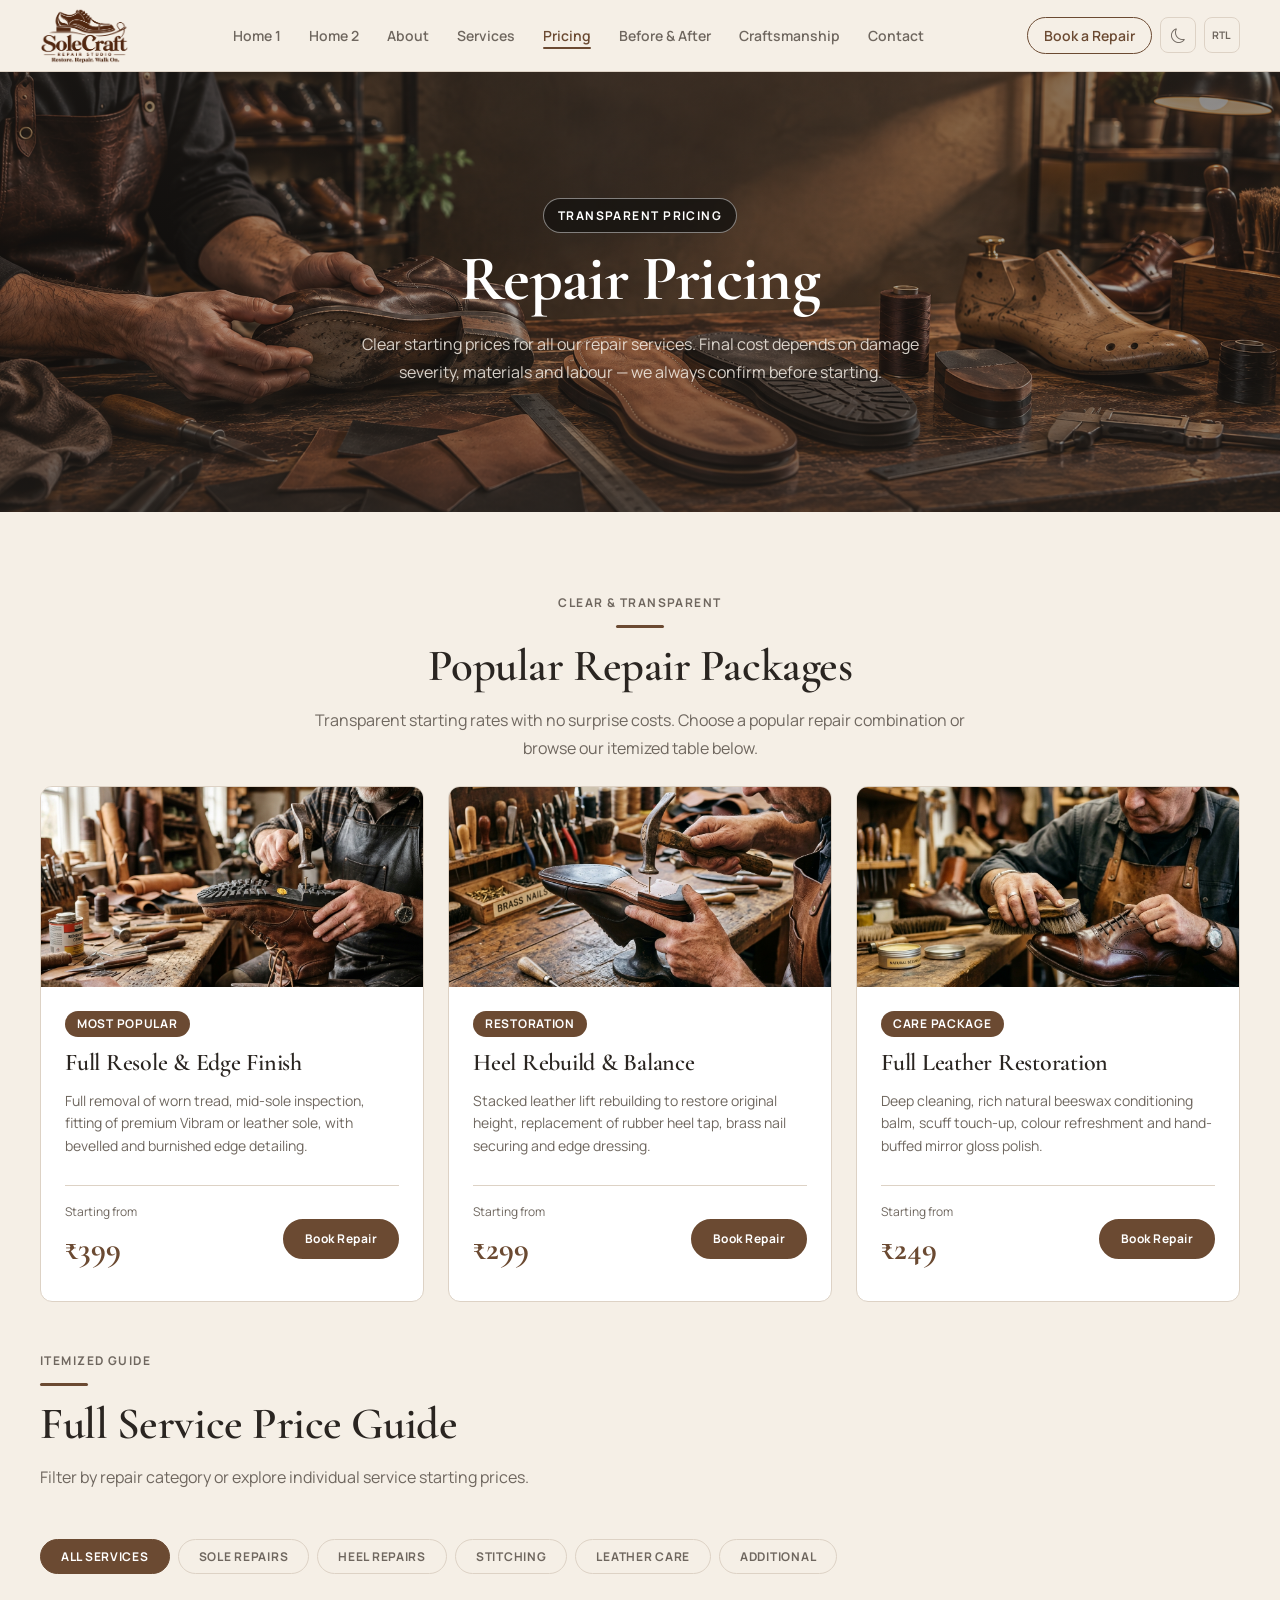
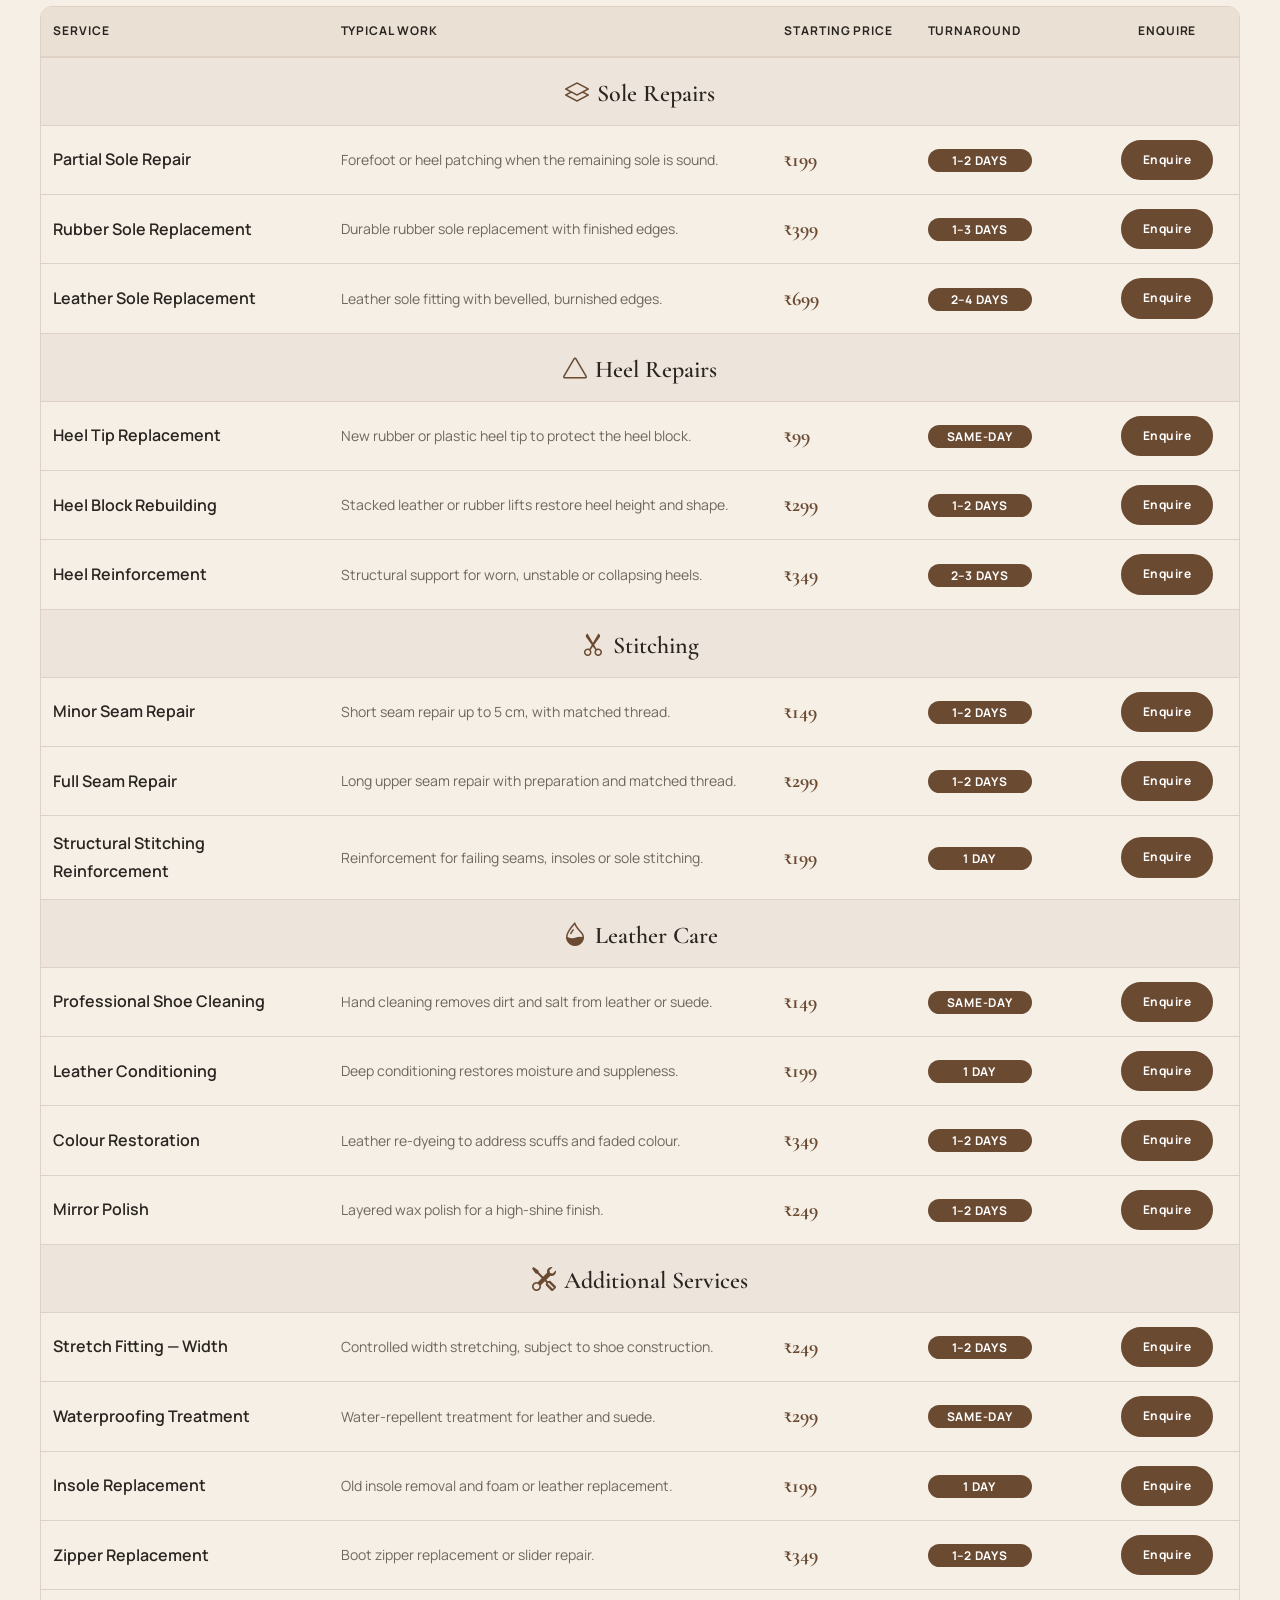
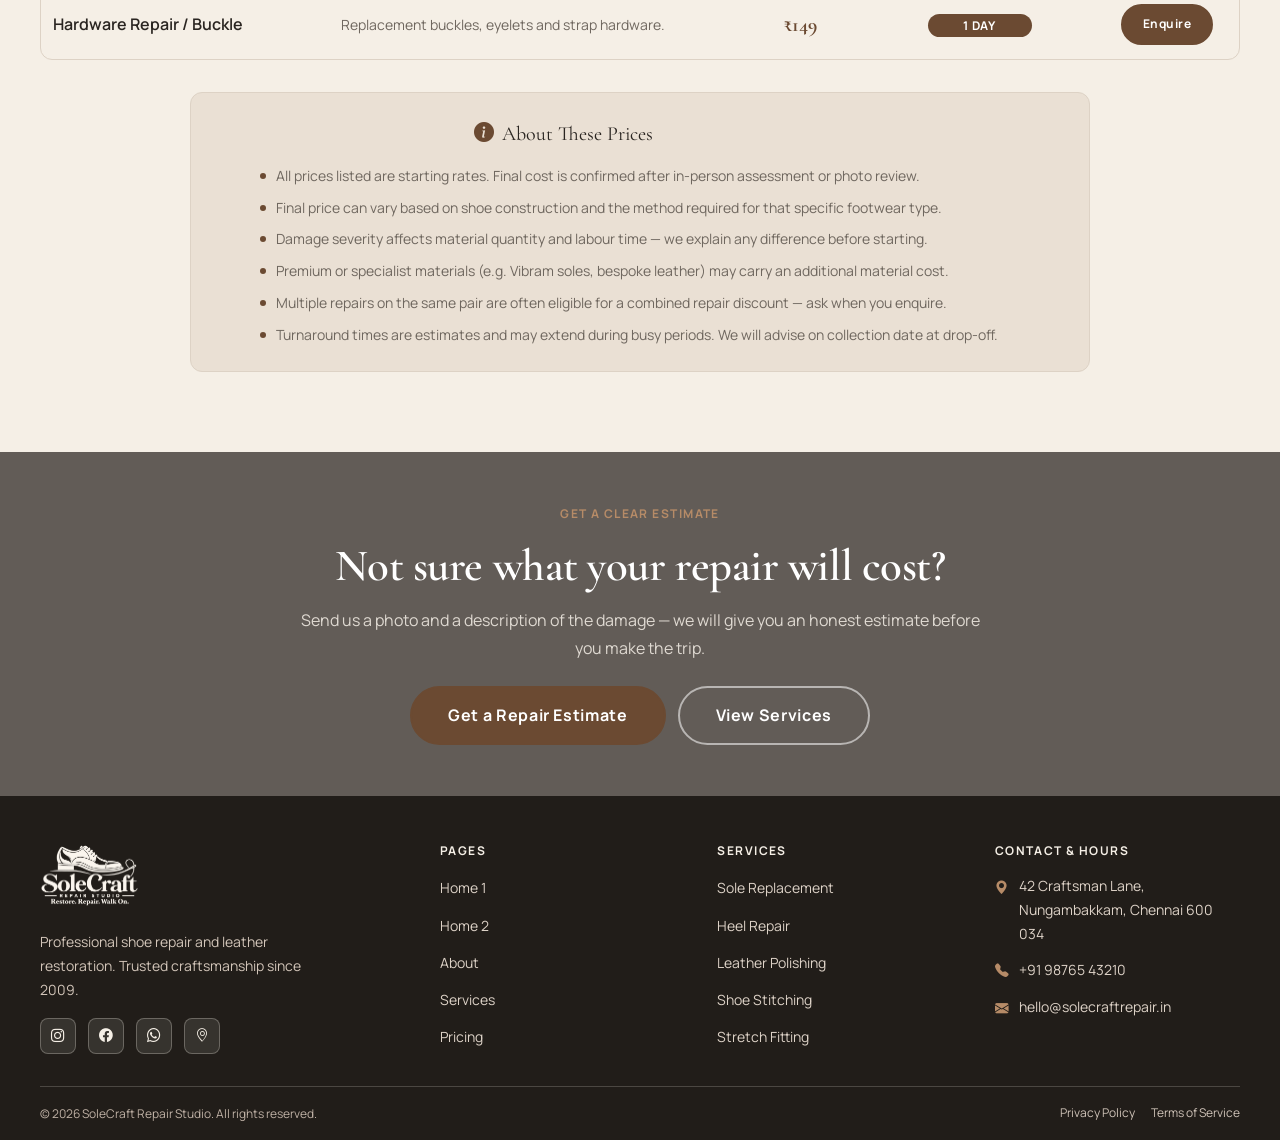
<file: pricing.html>
<!DOCTYPE html>
<html lang="en" dir="ltr" data-theme="light">
<head>
  <meta charset="UTF-8">
  <meta name="viewport" content="width=device-width, initial-scale=1.0">
  <title>Transparent Pricing — SoleCraft Repair Studio</title>
  <meta name="description" content="Clear, honest repair pricing at SoleCraft. Sole replacement, heel repair, stitching, leather care, waterproofing — all starting prices listed with turnaround times.">
  <link rel="canonical" href="pricing.html">
  <link rel="stylesheet" href="https://cdn.jsdelivr.net/npm/bootstrap-icons@1.11.3/font/bootstrap-icons.min.css">
  <link rel="stylesheet" href="css/main.css">
  <link rel="stylesheet" href="css/header.css">
  <link rel="stylesheet" href="css/buttons.css">
  <link rel="stylesheet" href="css/pricing.css">
  <link rel="stylesheet" href="css/footer.css">
  <link rel="stylesheet" href="css/dark-theme.css">
  <link rel="stylesheet" href="css/rtl.css">
  <link rel="stylesheet" href="css/desktop.css">
  <link rel="stylesheet" href="css/tablet.css">
  <link rel="stylesheet" href="css/mobile.css">
  <link rel="stylesheet" href="css/responsive-fixes.css">
  <link rel="icon" href="assets/favicon.svg" type="image/svg+xml">
</head>
<body>

<!-- NAVBAR -->
<header>
  <nav class="sc-navbar" role="navigation" aria-label="Main navigation">
    <div class="navbar-container">
      <a href="index.html" class="sc-brand" aria-label="SoleCraft Repair Studio Home"><img src="assets/images/common/logo.png" alt="SoleCraft Repair Studio" class="sc-brand-logo"></a>
      <ul class="sc-nav-links"><li><a href="index.html" class="nav-link">Home 1</a></li><li><a href="home2.html" class="nav-link">Home 2</a></li><li><a href="about.html" class="nav-link">About</a></li><li><a href="services.html" class="nav-link">Services</a></li><li><a href="pricing.html" class="nav-link active">Pricing</a></li><li><a href="before-after.html" class="nav-link">Before &amp; After</a></li><li><a href="craftsmanship.html" class="nav-link">Craftsmanship</a></li><li><a href="contact.html" class="nav-link">Contact</a></li></ul>
      <div class="sc-nav-controls"><a href="contact.html#enquiry" class="btn-login">Book a Repair</a><button class="sc-icon-btn sc-theme-toggle" aria-label="Toggle theme"><i class="bi bi-moon sc-theme-icon"></i></button><button class="sc-icon-btn sc-rtl-toggle" aria-label="Toggle direction"><span class="sc-rtl-label" style="font-size:0.65rem;font-weight:700;">RTL</span></button><button class="sc-hamburger" id="hamburger-btn" aria-label="Open menu" aria-expanded="false"><span></span><span></span><span></span></button></div>
    </div>
  </nav>
  <div class="sc-mobile-menu" id="mobile-menu"><ul class="mobile-nav-links"><li><a href="index.html">Home 1</a></li><li><a href="home2.html">Home 2</a></li><li><a href="about.html">About</a></li><li><a href="services.html">Services</a></li><li><a href="pricing.html" class="active">Pricing</a></li><li><a href="before-after.html">Before &amp; After</a></li><li><a href="craftsmanship.html">Craftsmanship</a></li><li><a href="contact.html">Contact</a></li></ul><div class="mobile-controls"><a href="contact.html#enquiry" class="btn-sc btn-primary-sc btn-sc-sm">Book a Repair</a><button class="sc-icon-btn sc-theme-toggle" aria-label="Toggle theme"><i class="bi bi-moon sc-theme-icon"></i></button><button class="sc-icon-btn sc-rtl-toggle" aria-label="Toggle direction"><span class="sc-rtl-label" style="font-size:0.65rem;font-weight:700;">RTL</span></button></div></div>
</header>

<!-- PAGE HERO -->
<section class="sc-page-hero">
  <div class="sc-hero-bg" style="background-image:url('assets/images/hero/pricing-banner.png');"></div>
  <div class="hero-overlay-center" aria-hidden="true"></div>
  <div class="page-hero-content">
    <p class="eyebrow">Transparent Pricing</p>
    <h1>Repair Pricing</h1>
    <p>Clear starting prices for all our repair services. Final cost depends on damage severity, materials and labour — we always confirm before starting.</p>
  </div>
</section>

<!-- PRICING INTRO + TABS -->
<section class="section-pad bg-cream" id="pricing-main">
  <div class="container-sc">
    <div class="section-header center fade-up" style="margin-bottom: var(--sp-4);">
      <p class="eyebrow">Clear &amp; Transparent</p>
      <div class="sc-divider"></div>
      <h2>Popular Repair Packages</h2>
      <p>Transparent starting rates with no surprise costs. Choose a popular repair combination or browse our itemized table below.</p>
    </div>

    <!-- Featured Repair Packages Grid -->
    <div class="pricing-package-grid">
      <div class="pricing-package-card">
        <div class="pricing-package-media">
          <img src="assets/images/services/sole-replacement.jpg" alt="Complete resole and welt service" loading="lazy">
        </div>
        <div class="pricing-package-body">
          <span class="sc-badge sc-badge-primary" style="width:fit-content;">MOST POPULAR</span>
          <h3 class="pricing-package-title">Full Resole &amp; Edge Finish</h3>
          <p class="pricing-package-desc">Full removal of worn tread, mid-sole inspection, fitting of premium Vibram or leather sole, with bevelled and burnished edge detailing.</p>
          <div class="pricing-package-footer">
            <div>
              <span style="font-size:var(--fs-xs);color:var(--clr-body);display:block;">Starting from</span>
              <span class="pricing-package-price">₹399</span>
            </div>
            <a href="contact.html#enquiry" class="btn-sc btn-primary-sc btn-sc-sm">Book Repair</a>
          </div>
        </div>
      </div>

      <div class="pricing-package-card">
        <div class="pricing-package-media">
          <img src="assets/images/services/heel-repair.jpg" alt="Heel rebuilding with stacked leather and brass nails" loading="lazy">
        </div>
        <div class="pricing-package-body">
          <span class="sc-badge sc-badge-accent" style="width:fit-content;">RESTORATION</span>
          <h3 class="pricing-package-title">Heel Rebuild &amp; Balance</h3>
          <p class="pricing-package-desc">Stacked leather lift rebuilding to restore original height, replacement of rubber heel tap, brass nail securing and edge dressing.</p>
          <div class="pricing-package-footer">
            <div>
              <span style="font-size:var(--fs-xs);color:var(--clr-body);display:block;">Starting from</span>
              <span class="pricing-package-price">₹299</span>
            </div>
            <a href="contact.html#enquiry" class="btn-sc btn-primary-sc btn-sc-sm">Book Repair</a>
          </div>
        </div>
      </div>

      <div class="pricing-package-card">
        <div class="pricing-package-media">
          <img src="assets/images/services/leather-care.jpg" alt="Leather deep conditioning and polish" loading="lazy">
        </div>
        <div class="pricing-package-body">
          <span class="sc-badge sc-badge-dark" style="width:fit-content;">CARE PACKAGE</span>
          <h3 class="pricing-package-title">Full Leather Restoration</h3>
          <p class="pricing-package-desc">Deep cleaning, rich natural beeswax conditioning balm, scuff touch-up, colour refreshment and hand-buffed mirror gloss polish.</p>
          <div class="pricing-package-footer">
            <div>
              <span style="font-size:var(--fs-xs);color:var(--clr-body);display:block;">Starting from</span>
              <span class="pricing-package-price">₹249</span>
            </div>
            <a href="contact.html#enquiry" class="btn-sc btn-primary-sc btn-sc-sm">Book Repair</a>
          </div>
        </div>
      </div>
    </div>

    <!-- Section Header: Full Price Guide -->
    <div class="section-header fade-up" style="margin-top:var(--sp-6);">
      <p class="eyebrow">Itemized Guide</p>
      <div class="sc-divider"></div>
      <h2>Full Service Price Guide</h2>
      <p>Filter by repair category or explore individual service starting prices.</p>
    </div>

    <!-- Tabs -->
    <div class="pricing-tabs fade-up stagger-1" role="tablist" aria-label="Pricing categories">
      <button class="pricing-tab-btn active" data-category="all" role="tab" aria-selected="true" id="tab-all">All Services</button>
      <button class="pricing-tab-btn" data-category="sole" role="tab" aria-selected="false" id="tab-sole">Sole Repairs</button>
      <button class="pricing-tab-btn" data-category="heel" role="tab" aria-selected="false" id="tab-heel">Heel Repairs</button>
      <button class="pricing-tab-btn" data-category="stitching" role="tab" aria-selected="false" id="tab-stitching">Stitching</button>
      <button class="pricing-tab-btn" data-category="leather" role="tab" aria-selected="false" id="tab-leather">Leather Care</button>
      <button class="pricing-tab-btn" data-category="additional" role="tab" aria-selected="false" id="tab-additional">Additional</button>
    </div>

    <!-- Pricing Table -->
    <div class="pricing-table-wrap">
      <table class="pricing-table" role="table" aria-label="Repair price guide">
        <thead>
          <tr>
            <th scope="col">Service</th>
            <th scope="col">Typical Work</th>
            <th scope="col">Starting Price</th>
            <th scope="col">Turnaround</th>
            <th scope="col">Enquire</th>
          </tr>
        </thead>
        <tbody>
          <!-- SOLE REPAIRS -->
          <tr class="pricing-category-header pricing-section" data-category="sole">
            <td colspan="5"><i class="bi bi-layers" style="color:var(--clr-primary);margin-right:0.5rem;"></i>Sole Repairs</td>
          </tr>
          <tr class="pricing-section" data-category="sole">
            <td class="service-name">Partial Sole Repair</td>
            <td>Forefoot or heel patching when the remaining sole is sound.</td>
            <td class="price-cell">₹199</td>
            <td><span class="turnaround-badge"><i class="bi bi-clock"></i> 1–2 days</span></td>
            <td><a href="contact.html#enquiry" class="btn-sc btn-primary-sc btn-sc-sm" id="p-partial-sole-btn">Enquire</a></td>
          </tr>
          <tr class="pricing-section" data-category="sole">
            <td class="service-name">Rubber Sole Replacement</td>
            <td>Durable rubber sole replacement with finished edges.</td>
            <td class="price-cell">₹399</td>
            <td><span class="turnaround-badge"><i class="bi bi-clock"></i> 1–3 days</span></td>
            <td><a href="contact.html#enquiry" class="btn-sc btn-primary-sc btn-sc-sm" id="p-rubber-sole-btn">Enquire</a></td>
          </tr>
          <tr class="pricing-section" data-category="sole">
            <td class="service-name">Leather Sole Replacement</td>
            <td>Leather sole fitting with bevelled, burnished edges.</td>
            <td class="price-cell">₹699</td>
            <td><span class="turnaround-badge"><i class="bi bi-clock"></i> 2–4 days</span></td>
            <td><a href="contact.html#enquiry" class="btn-sc btn-primary-sc btn-sc-sm" id="p-leather-sole-btn">Enquire</a></td>
          </tr>
          <!-- HEEL REPAIRS -->
          <tr class="pricing-category-header pricing-section" data-category="heel">
            <td colspan="5"><i class="bi bi-triangle" style="color:var(--clr-primary);margin-right:0.5rem;"></i>Heel Repairs</td>
          </tr>
          <tr class="pricing-section" data-category="heel">
            <td class="service-name">Heel Tip Replacement</td>
            <td>New rubber or plastic heel tip to protect the heel block.</td>
            <td class="price-cell">₹99</td>
            <td><span class="turnaround-badge"><i class="bi bi-clock"></i> Same-day</span></td>
            <td><a href="contact.html#enquiry" class="btn-sc btn-primary-sc btn-sc-sm" id="p-heel-tip-btn">Enquire</a></td>
          </tr>
          <tr class="pricing-section" data-category="heel">
            <td class="service-name">Heel Block Rebuilding</td>
            <td>Stacked leather or rubber lifts restore heel height and shape.</td>
            <td class="price-cell">₹299</td>
            <td><span class="turnaround-badge"><i class="bi bi-clock"></i> 1–2 days</span></td>
            <td><a href="contact.html#enquiry" class="btn-sc btn-primary-sc btn-sc-sm" id="p-heel-block-btn">Enquire</a></td>
          </tr>
          <tr class="pricing-section" data-category="heel">
            <td class="service-name">Heel Reinforcement</td>
            <td>Structural support for worn, unstable or collapsing heels.</td>
            <td class="price-cell">₹349</td>
            <td><span class="turnaround-badge"><i class="bi bi-clock"></i> 2–3 days</span></td>
            <td><a href="contact.html#enquiry" class="btn-sc btn-primary-sc btn-sc-sm" id="p-heel-reinforce-btn">Enquire</a></td>
          </tr>
          <!-- STITCHING -->
          <tr class="pricing-category-header pricing-section" data-category="stitching">
            <td colspan="5"><i class="bi bi-scissors" style="color:var(--clr-primary);margin-right:0.5rem;"></i>Stitching</td>
          </tr>
          <tr class="pricing-section" data-category="stitching">
            <td class="service-name">Minor Seam Repair</td>
            <td>Short seam repair up to 5 cm, with matched thread.</td>
            <td class="price-cell">₹149</td>
            <td><span class="turnaround-badge"><i class="bi bi-clock"></i> 1–2 days</span></td>
            <td><a href="contact.html#enquiry" class="btn-sc btn-primary-sc btn-sc-sm" id="p-minor-stitch-btn">Enquire</a></td>
          </tr>
          <tr class="pricing-section" data-category="stitching">
            <td class="service-name">Full Seam Repair</td>
            <td>Long upper seam repair with preparation and matched thread.</td>
            <td class="price-cell">₹299</td>
            <td><span class="turnaround-badge"><i class="bi bi-clock"></i> 1–2 days</span></td>
            <td><a href="contact.html#enquiry" class="btn-sc btn-primary-sc btn-sc-sm" id="p-full-stitch-btn">Enquire</a></td>
          </tr>
          <tr class="pricing-section" data-category="stitching">
            <td class="service-name">Structural Stitching Reinforcement</td>
            <td>Reinforcement for failing seams, insoles or sole stitching.</td>
            <td class="price-cell">₹199</td>
            <td><span class="turnaround-badge"><i class="bi bi-clock"></i> 1 day</span></td>
            <td><a href="contact.html#enquiry" class="btn-sc btn-primary-sc btn-sc-sm" id="p-struct-stitch-btn">Enquire</a></td>
          </tr>
          <!-- LEATHER CARE -->
          <tr class="pricing-category-header pricing-section" data-category="leather">
            <td colspan="5"><i class="bi bi-droplet-half" style="color:var(--clr-primary);margin-right:0.5rem;"></i>Leather Care</td>
          </tr>
          <tr class="pricing-section" data-category="leather">
            <td class="service-name">Professional Shoe Cleaning</td>
            <td>Hand cleaning removes dirt and salt from leather or suede.</td>
            <td class="price-cell">₹149</td>
            <td><span class="turnaround-badge"><i class="bi bi-clock"></i> Same-day</span></td>
            <td><a href="contact.html#enquiry" class="btn-sc btn-primary-sc btn-sc-sm" id="p-cleaning-btn">Enquire</a></td>
          </tr>
          <tr class="pricing-section" data-category="leather">
            <td class="service-name">Leather Conditioning</td>
            <td>Deep conditioning restores moisture and suppleness.</td>
            <td class="price-cell">₹199</td>
            <td><span class="turnaround-badge"><i class="bi bi-clock"></i> 1 day</span></td>
            <td><a href="contact.html#enquiry" class="btn-sc btn-primary-sc btn-sc-sm" id="p-condition-btn">Enquire</a></td>
          </tr>
          <tr class="pricing-section" data-category="leather">
            <td class="service-name">Colour Restoration</td>
            <td>Leather re-dyeing to address scuffs and faded colour.</td>
            <td class="price-cell">₹349</td>
            <td><span class="turnaround-badge"><i class="bi bi-clock"></i> 1–2 days</span></td>
            <td><a href="contact.html#enquiry" class="btn-sc btn-primary-sc btn-sc-sm" id="p-colour-btn">Enquire</a></td>
          </tr>
          <tr class="pricing-section" data-category="leather">
            <td class="service-name">Mirror Polish</td>
            <td>Layered wax polish for a high-shine finish.</td>
            <td class="price-cell">₹249</td>
            <td><span class="turnaround-badge"><i class="bi bi-clock"></i> 1–2 days</span></td>
            <td><a href="contact.html#enquiry" class="btn-sc btn-primary-sc btn-sc-sm" id="p-polish-btn">Enquire</a></td>
          </tr>
          <!-- ADDITIONAL -->
          <tr class="pricing-category-header pricing-section" data-category="additional">
            <td colspan="5"><i class="bi bi-tools" style="color:var(--clr-primary);margin-right:0.5rem;"></i>Additional Services</td>
          </tr>
          <tr class="pricing-section" data-category="additional">
            <td class="service-name">Stretch Fitting — Width</td>
            <td>Controlled width stretching, subject to shoe construction.</td>
            <td class="price-cell">₹249</td>
            <td><span class="turnaround-badge"><i class="bi bi-clock"></i> 1–2 days</span></td>
            <td><a href="contact.html#enquiry" class="btn-sc btn-primary-sc btn-sc-sm" id="p-stretch-btn">Enquire</a></td>
          </tr>
          <tr class="pricing-section" data-category="additional">
            <td class="service-name">Waterproofing Treatment</td>
            <td>Water-repellent treatment for leather and suede.</td>
            <td class="price-cell">₹299</td>
            <td><span class="turnaround-badge"><i class="bi bi-clock"></i> Same-day</span></td>
            <td><a href="contact.html#enquiry" class="btn-sc btn-primary-sc btn-sc-sm" id="p-waterproof-btn">Enquire</a></td>
          </tr>
          <tr class="pricing-section" data-category="additional">
            <td class="service-name">Insole Replacement</td>
            <td>Old insole removal and foam or leather replacement.</td>
            <td class="price-cell">₹199</td>
            <td><span class="turnaround-badge"><i class="bi bi-clock"></i> 1 day</span></td>
            <td><a href="contact.html#enquiry" class="btn-sc btn-primary-sc btn-sc-sm" id="p-insole-btn">Enquire</a></td>
          </tr>
          <tr class="pricing-section" data-category="additional">
            <td class="service-name">Zipper Replacement</td>
            <td>Boot zipper replacement or slider repair.</td>
            <td class="price-cell">₹349</td>
            <td><span class="turnaround-badge"><i class="bi bi-clock"></i> 1–2 days</span></td>
            <td><a href="contact.html#enquiry" class="btn-sc btn-primary-sc btn-sc-sm" id="p-zipper-btn">Enquire</a></td>
          </tr>
          <tr class="pricing-section" data-category="additional">
            <td class="service-name">Hardware Repair / Buckle</td>
            <td>Replacement buckles, eyelets and strap hardware.</td>
            <td class="price-cell">₹149</td>
            <td><span class="turnaround-badge"><i class="bi bi-clock"></i> 1 day</span></td>
            <td><a href="contact.html#enquiry" class="btn-sc btn-primary-sc btn-sc-sm" id="p-hardware-btn">Enquire</a></td>
          </tr>
        </tbody>
      </table>
    </div>

    <!-- Pricing Note -->
    <div class="pricing-note fade-up stagger-3">
      <p class="note-title"><i class="bi bi-info-circle-fill"></i> About These Prices</p>
      <ul>
        <li>All prices listed are starting rates. Final cost is confirmed after in-person assessment or photo review.</li>
        <li>Final price can vary based on shoe construction and the method required for that specific footwear type.</li>
        <li>Damage severity affects material quantity and labour time — we explain any difference before starting.</li>
        <li>Premium or specialist materials (e.g. Vibram soles, bespoke leather) may carry an additional material cost.</li>
        <li>Multiple repairs on the same pair are often eligible for a combined repair discount — ask when you enquire.</li>
        <li>Turnaround times are estimates and may extend during busy periods. We will advise on collection date at drop-off.</li>
      </ul>
    </div>
  </div>
</section>

<!-- PRICING CTA -->
<section class="cta-section section-pad" style="background-image:url('assets/images/cta/pricing-cta.png');">
  <div class="cta-overlay" aria-hidden="true"></div>
  <div class="container-sc cta-content">
    <p class="eyebrow" style="color:var(--clr-accent);">Get a Clear Estimate</p>
    <h2 style="color:var(--clr-white);">Not sure what your repair will cost?</h2>
    <p>Send us a photo and a description of the damage — we will give you an honest estimate before you make the trip.</p>
    <div style="display:flex;flex-wrap:wrap;gap:var(--sp-2);justify-content:center;margin-top:var(--sp-4);">
      <a href="contact.html#enquiry" class="btn-sc btn-primary-sc btn-sc-lg" id="pricing-cta-estimate-btn">Get a Repair Estimate</a>
      <a href="services.html" class="btn-sc btn-ghost-sc btn-sc-lg" id="pricing-cta-services-btn">View Services</a>
    </div>
  </div>
</section>

<!-- FOOTER -->
<footer class="sc-footer">
  <div class="container-sc">
    <div class="sc-footer-grid">
      <div class="footer-brand"><a href="index.html" class="footer-brand-link" aria-label="SoleCraft home"><img src="assets/images/common/logo-light.png" alt="SoleCraft Repair Studio" class="footer-brand-logo"></a><p>Professional shoe repair and leather restoration. Trusted craftsmanship since 2009.</p><div class="footer-social"><a href="#" aria-label="Instagram"><i class="bi bi-instagram"></i></a><a href="#" aria-label="Facebook"><i class="bi bi-facebook"></i></a><a href="#" aria-label="WhatsApp"><i class="bi bi-whatsapp"></i></a><a href="#" aria-label="Google Maps"><i class="bi bi-geo-alt"></i></a></div></div>
      <div class="footer-col"><h5>Pages</h5><ul><li><a href="index.html">Home 1</a></li><li><a href="home2.html">Home 2</a></li><li><a href="about.html">About</a></li><li><a href="services.html">Services</a></li><li><a href="pricing.html">Pricing</a></li><li><a href="before-after.html">Before &amp; After</a></li><li><a href="craftsmanship.html">Craftsmanship</a></li></ul></div>
      <div class="footer-col"><h5>Services</h5><ul><li><a href="services.html#sole">Sole Replacement</a></li><li><a href="services.html#heel">Heel Repair</a></li><li><a href="services.html#leather">Leather Polishing</a></li><li><a href="services.html#stitching">Shoe Stitching</a></li><li><a href="services.html#stretch">Stretch Fitting</a></li><li><a href="services.html#waterproof">Waterproofing</a></li><li><a href="services.html#additional">Zipper Repair</a></li><li><a href="services.html#additional">Shoe Cleaning</a></li></ul></div>
      <div class="footer-col"><h5>Contact &amp; Hours</h5><div class="footer-contact-item"><i class="bi bi-geo-alt-fill"></i><span>42 Craftsman Lane, Nungambakkam, Chennai 600 034</span></div><div class="footer-contact-item"><i class="bi bi-telephone-fill"></i><span>+91 98765 43210</span></div><div class="footer-contact-item"><i class="bi bi-envelope-fill"></i><span>hello@solecraftrepair.in</span></div><div class="footer-hours" style="margin-top:0.75rem;"><div class="footer-hours-row"><span class="day">Mon–Fri</span><span>9:00 AM – 7:00 PM</span></div><div class="footer-hours-row"><span class="day">Saturday</span><span>10:00 AM – 5:00 PM</span></div><div class="footer-hours-row"><span class="day">Sunday</span><span>Closed</span></div></div></div>
    </div>
    <div class="sc-footer-bottom"><p>&copy; 2026 SoleCraft Repair Studio. All rights reserved.</p><div class="footer-legal"><a href="#">Privacy Policy</a><a href="#">Terms of Service</a></div></div>
  </div>
</footer>
<button id="scroll-top" aria-label="Back to top"><i class="bi bi-arrow-up"></i></button>
<script src="js/main.js"></script>
<script src="js/pricing.js"></script>
</body>
</html>
</file>
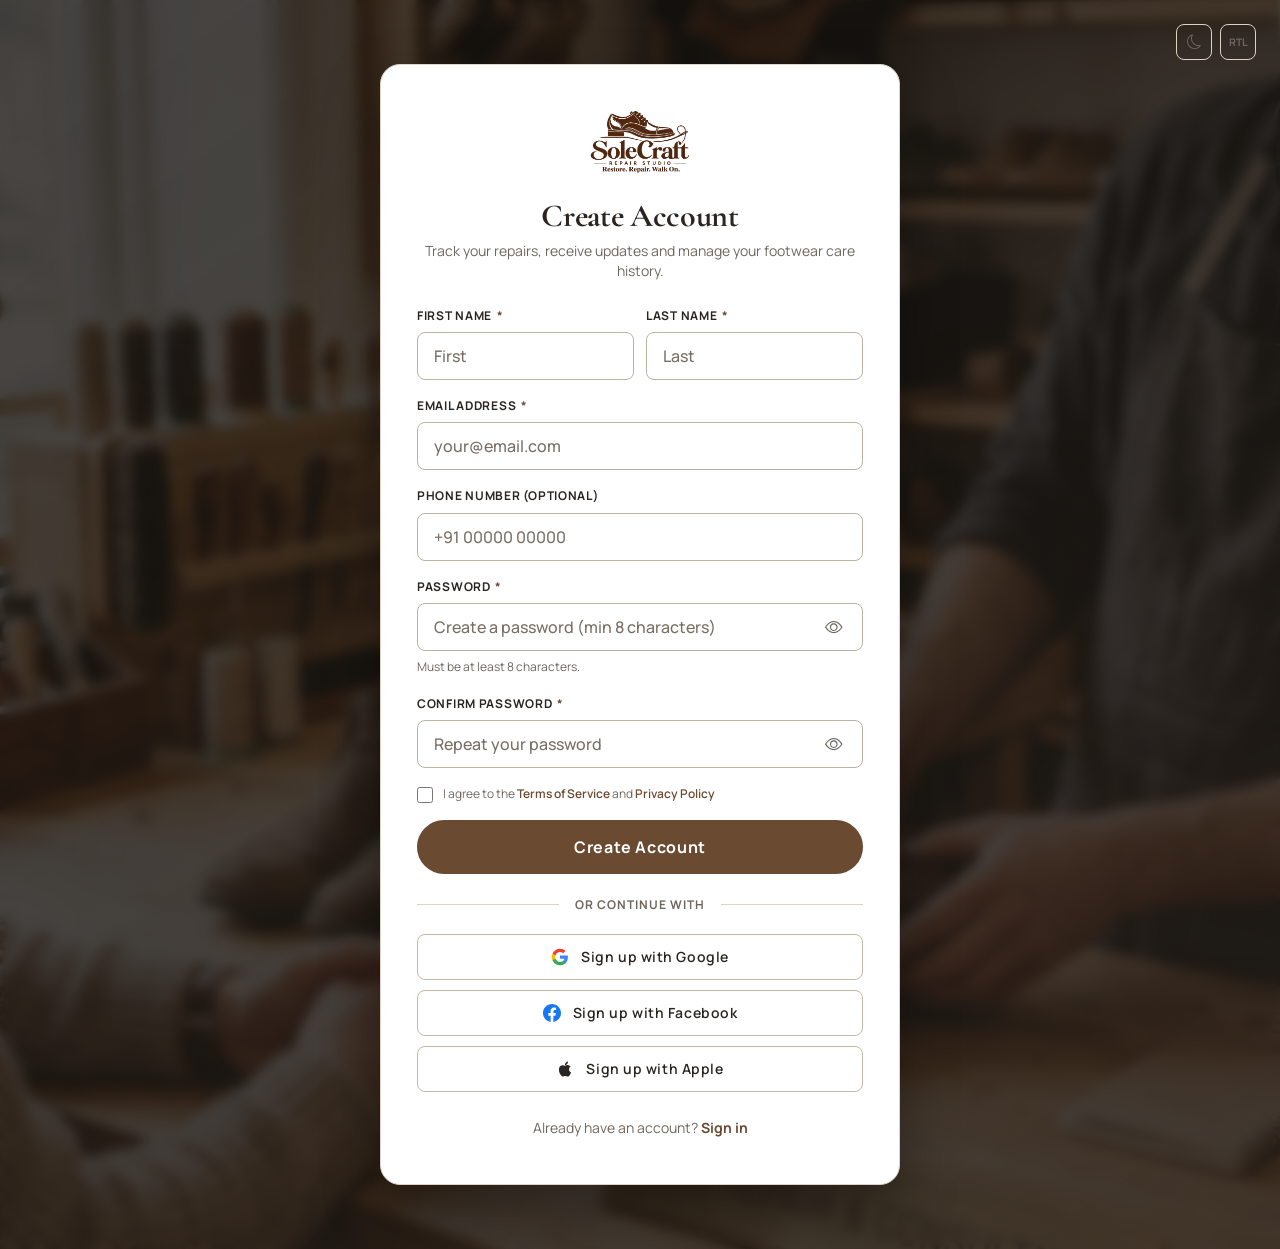
<file: register.html>
<!DOCTYPE html>
<html lang="en" dir="ltr" data-theme="light">
<head>
  <meta charset="UTF-8">
  <meta name="viewport" content="width=device-width, initial-scale=1.0">
  <title>Create Account — SoleCraft Repair Studio</title>
  <meta name="description" content="Create your SoleCraft account to track repair orders, receive updates and manage your footwear care history.">
  <link rel="canonical" href="register.html">
  <link rel="stylesheet" href="https://cdn.jsdelivr.net/npm/bootstrap-icons@1.11.3/font/bootstrap-icons.min.css">
  <link rel="stylesheet" href="css/main.css">
  <link rel="stylesheet" href="css/header.css">
  <link rel="stylesheet" href="css/buttons.css">
  <link rel="stylesheet" href="css/forms.css">
  <link rel="stylesheet" href="css/auth.css">
  <link rel="stylesheet" href="css/dark-theme.css">
  <link rel="stylesheet" href="css/rtl.css">
  <link rel="stylesheet" href="css/responsive-fixes.css">
  <link rel="icon" href="assets/favicon.svg" type="image/svg+xml">
</head>
<body>

<div class="auth-page" style="background-image: url('assets/images/auth/register.jpg');">
  <div class="auth-bg-overlay" aria-hidden="true"></div>

  <!-- Centered Auth Card -->
  <div class="auth-card" style="max-width: 520px;">
    <div class="auth-form-inner">
      <!-- Brand -->
      <a href="index.html" class="auth-brand" aria-label="SoleCraft home">
        <img src="assets/images/common/logo.png" alt="SoleCraft Repair Studio" class="auth-brand-logo">
      </a>

      <h1 class="auth-form-heading">Create Account</h1>
      <p class="auth-form-subtext">Track your repairs, receive updates and manage your footwear care history.</p>

      <!-- Social Register -->
      <div class="auth-social-btns">
        <button class="btn-sc btn-social btn-sc-sm" id="google-register-btn" aria-label="Sign up with Google">
          <svg width="18" height="18" viewBox="0 0 24 24" aria-hidden="true"><path fill="#4285F4" d="M22.56 12.25c0-.78-.07-1.53-.2-2.25H12v4.26h5.92c-.26 1.37-1.04 2.53-2.21 3.31v2.77h3.57c2.08-1.92 3.28-4.74 3.28-8.09z"/><path fill="#34A853" d="M12 23c2.97 0 5.46-.98 7.28-2.66l-3.57-2.77c-.98.66-2.23 1.06-3.71 1.06-2.86 0-5.29-1.93-6.16-4.53H2.18v2.84C3.99 20.53 7.7 23 12 23z"/><path fill="#FBBC05" d="M5.84 14.09c-.22-.66-.35-1.36-.35-2.09s.13-1.43.35-2.09V7.07H2.18C1.43 8.55 1 10.22 1 12s.43 3.45 1.18 4.93l2.85-2.22.81-.62z"/><path fill="#EA4335" d="M12 5.38c1.62 0 3.06.56 4.21 1.64l3.15-3.15C17.45 2.09 14.97 1 12 1 7.7 1 3.99 3.47 2.18 7.07l3.66 2.84c.87-2.6 3.3-4.53 6.16-4.53z"/></svg>
          Sign up with Google
        </button>
        <button class="btn-sc btn-social btn-sc-sm" id="facebook-register-btn" aria-label="Sign up with Facebook">
          <svg width="18" height="18" viewBox="0 0 24 24" fill="#1877F2" aria-hidden="true"><path d="M24 12.073c0-6.627-5.373-12-12-12s-12 5.373-12 12c0 5.99 4.388 10.954 10.125 11.854v-8.385H7.078v-3.47h3.047V9.43c0-3.007 1.792-4.669 4.533-4.669 1.312 0 2.686.235 2.686.235v2.953H15.83c-1.491 0-1.956.925-1.956 1.874v2.25h3.328l-.532 3.47h-2.796v8.385C19.612 23.027 24 18.062 24 12.073z"/></svg>
          Sign up with Facebook
        </button>
        <button class="btn-sc btn-social btn-sc-sm" id="apple-register-btn" aria-label="Sign up with Apple">
          <svg width="18" height="18" viewBox="0 0 24 24" fill="currentColor" aria-hidden="true"><path d="M18.71 19.5c-.83 1.24-1.71 2.45-3.05 2.47-1.34.03-1.77-.79-3.29-.79-1.53 0-2 .77-3.27.82-1.31.05-2.3-1.32-3.14-2.53C4.25 17 2.94 12.45 4.7 9.39c.87-1.52 2.43-2.48 4.12-2.51 1.28-.02 2.5.87 3.29.87.78 0 2.26-1.07 3.8-.91.65.03 2.47.26 3.64 1.98-.09.06-2.17 1.28-2.15 3.81.03 3.02 2.65 4.03 2.68 4.04-.03.07-.42 1.44-1.38 2.83M13 3.5c.73-.83 1.94-1.46 2.94-1.5.13 1.17-.34 2.35-1.04 3.19-.69.85-1.83 1.51-2.95 1.42-.15-1.15.41-2.35 1.05-3.11z"/></svg>
          Sign up with Apple
        </button>
      </div>

      <div class="auth-divider"><span>or register with email</span></div>

      <!-- Register Form -->
      <form class="auth-form sc-auth-form" id="register-form" novalidate aria-label="Registration form">
        <div style="display:grid;grid-template-columns:1fr 1fr;gap:0.75rem;">
          <div class="sc-form-group">
            <label class="sc-form-label" for="reg-first-name">First Name <span class="required" aria-label="required">*</span></label>
            <input class="sc-form-control" type="text" id="reg-first-name" name="first_name" placeholder="First" required autocomplete="given-name">
            <span class="form-error" role="alert">First name is required.</span>
          </div>
          <div class="sc-form-group">
            <label class="sc-form-label" for="reg-last-name">Last Name <span class="required" aria-label="required">*</span></label>
            <input class="sc-form-control" type="text" id="reg-last-name" name="last_name" placeholder="Last" required autocomplete="family-name">
            <span class="form-error" role="alert">Last name is required.</span>
          </div>
        </div>

        <div class="sc-form-group">
          <label class="sc-form-label" for="reg-email">Email Address <span class="required" aria-label="required">*</span></label>
          <input class="sc-form-control" type="email" id="reg-email" name="email" placeholder="your@email.com" required autocomplete="email">
          <span class="form-error" role="alert">Please enter a valid email address.</span>
        </div>

        <div class="sc-form-group">
          <label class="sc-form-label" for="reg-phone">Phone Number (Optional)</label>
          <input class="sc-form-control" type="tel" id="reg-phone" name="phone" placeholder="+91 00000 00000" autocomplete="tel">
        </div>

        <div class="sc-form-group">
          <label class="sc-form-label" for="reg-password">Password <span class="required" aria-label="required">*</span></label>
          <div class="password-field">
            <input class="sc-form-control" type="password" id="reg-password" name="password" placeholder="Create a password (min 8 characters)" required autocomplete="new-password" minlength="8">
            <button type="button" class="password-toggle" aria-label="Show/hide password"><i class="bi bi-eye"></i></button>
          </div>
          <span class="form-hint">Must be at least 8 characters.</span>
          <span class="form-error" role="alert">Password must be at least 8 characters.</span>
        </div>

        <div class="sc-form-group">
          <label class="sc-form-label" for="reg-confirm-password">Confirm Password <span class="required" aria-label="required">*</span></label>
          <div class="password-field">
            <input class="sc-form-control" type="password" id="reg-confirm-password" name="confirm_password" placeholder="Repeat your password" required autocomplete="new-password">
            <button type="button" class="password-toggle" aria-label="Show/hide password"><i class="bi bi-eye"></i></button>
          </div>
          <span class="form-error" role="alert">Passwords must match.</span>
        </div>

        <div class="sc-form-group" style="flex-direction:row;align-items:flex-start;gap:0.625rem;">
          <input type="checkbox" id="reg-terms" name="terms" required style="width:16px;height:16px;margin-top:3px;flex-shrink:0;cursor:pointer;">
          <label for="reg-terms" style="font-size:var(--fs-xs);color:var(--clr-body);cursor:pointer;">I agree to the <a href="#" style="color:var(--clr-primary);font-weight:600;">Terms of Service</a> and <a href="#" style="color:var(--clr-primary);font-weight:600;">Privacy Policy</a></label>
        </div>

        <button type="submit" class="btn-sc btn-primary-sc btn-sc-lg" id="register-submit-btn" style="width:100%;justify-content:center;">
          Create Account
        </button>
      </form>

      <p class="auth-footer-text">
        Already have an account? <a href="login.html" id="go-to-login-link">Sign in</a>
      </p>
    </div>
  </div>

  <div class="auth-controls" aria-label="Appearance and direction controls">
    <button class="sc-icon-btn sc-theme-toggle" aria-label="Toggle theme"><i class="bi bi-moon sc-theme-icon"></i></button>
    <button class="sc-icon-btn sc-rtl-toggle" aria-label="Toggle direction"><span class="sc-rtl-label" style="font-size:0.65rem;font-weight:700;">RTL</span></button>
  </div>
</div>

<script src="js/main.js"></script>
<script src="js/forms.js"></script>
</body>
</html>
</file>
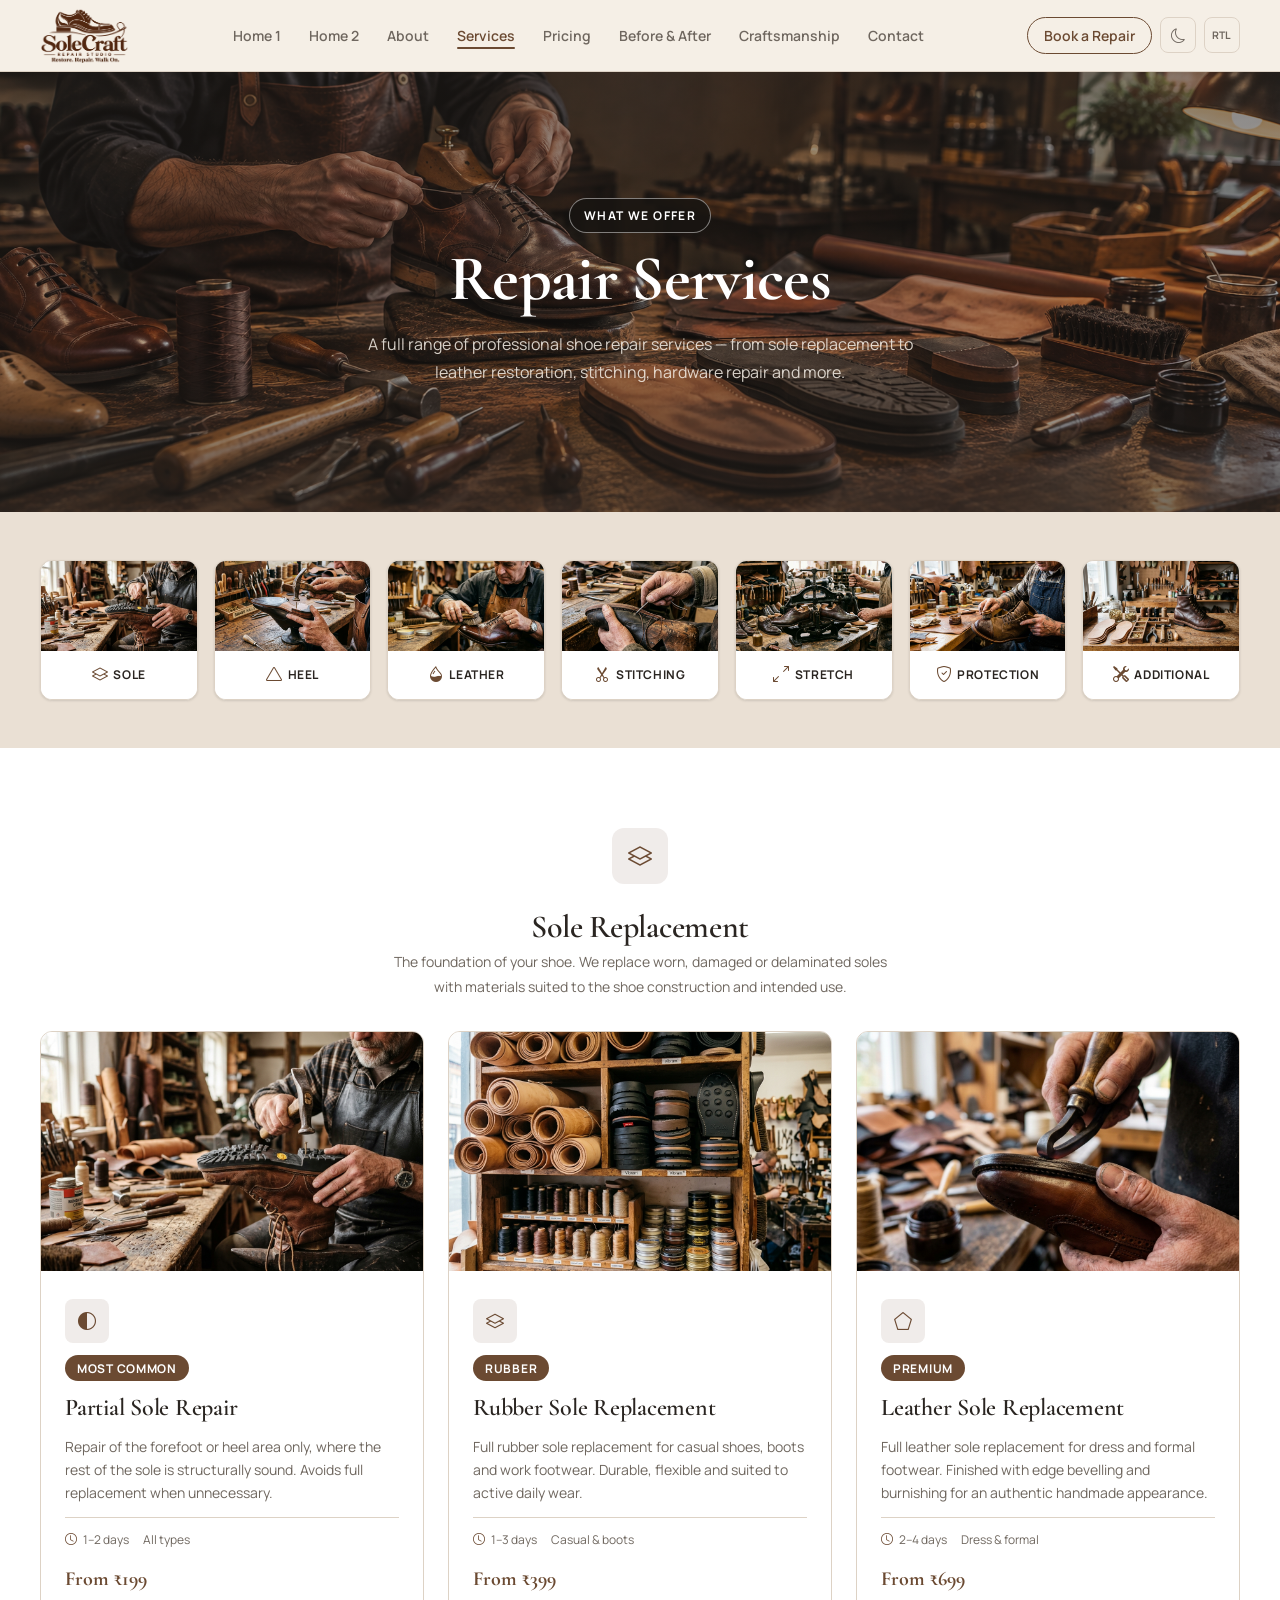
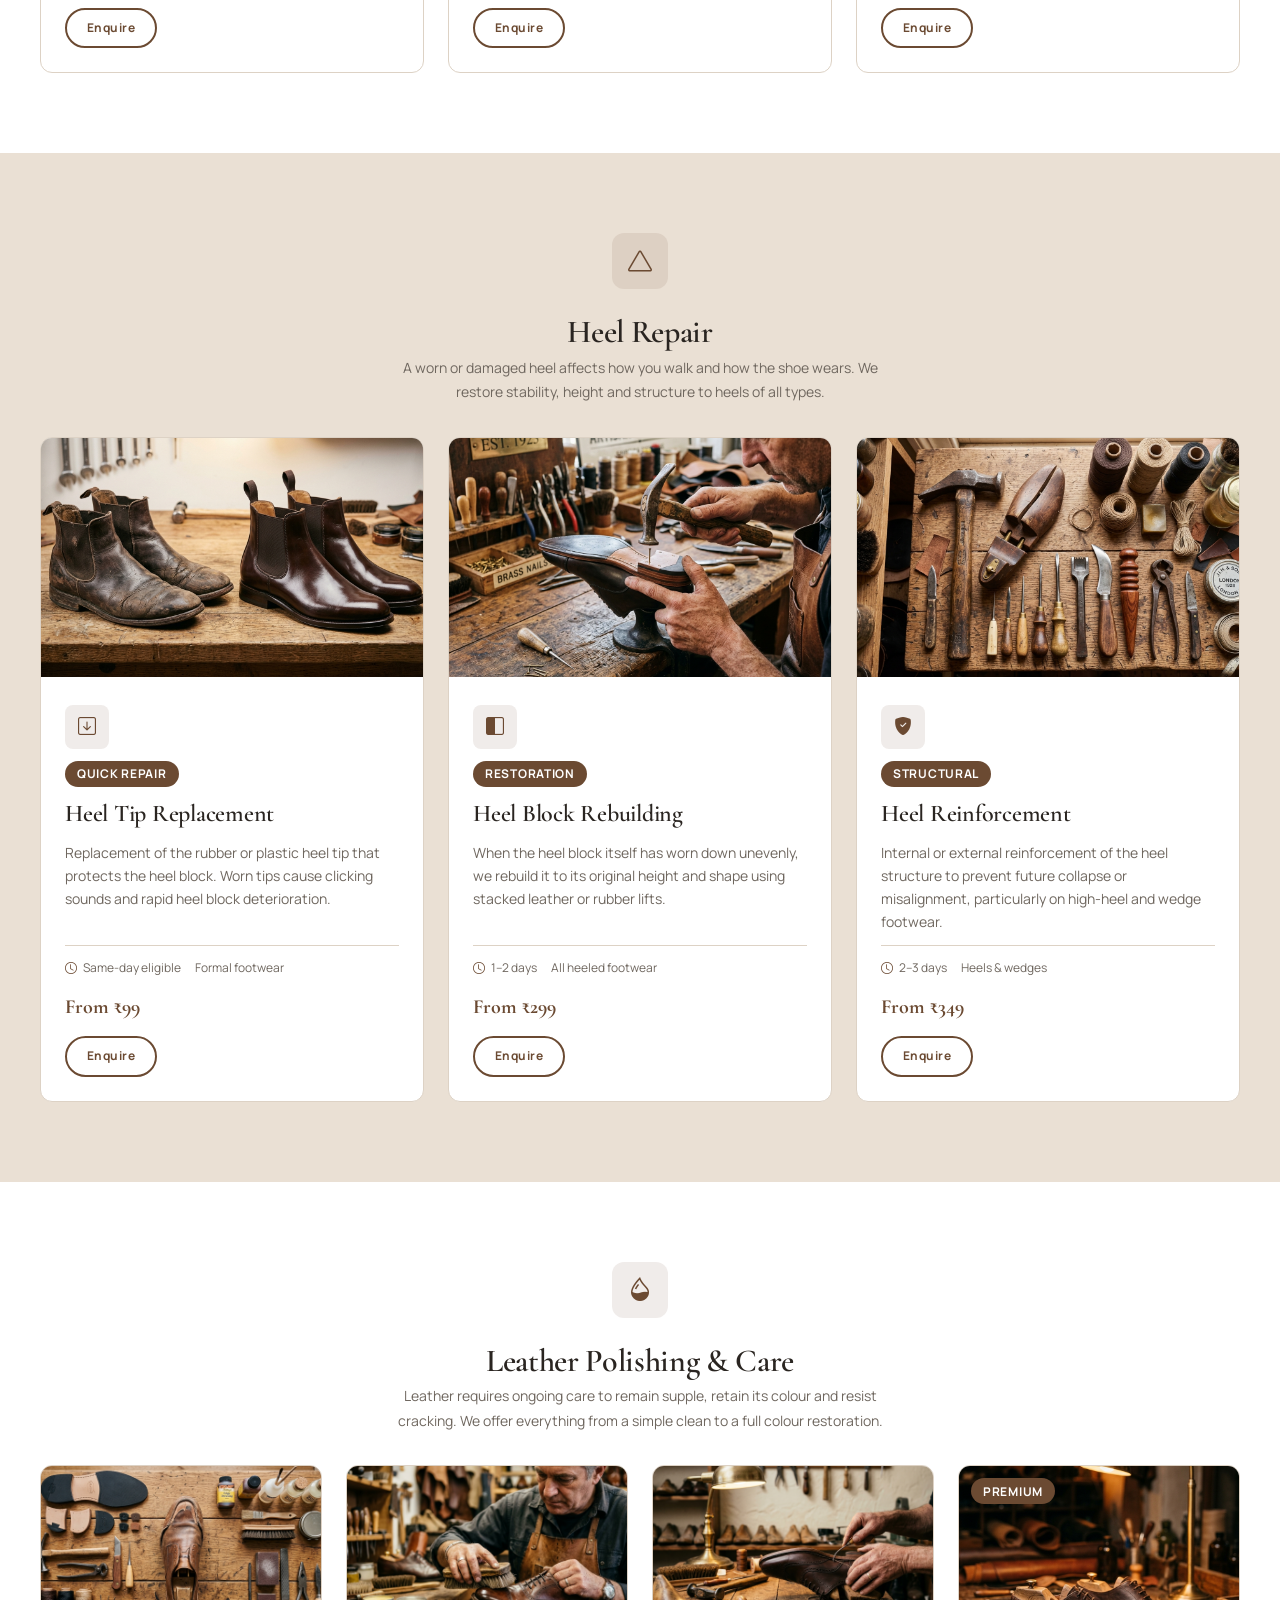
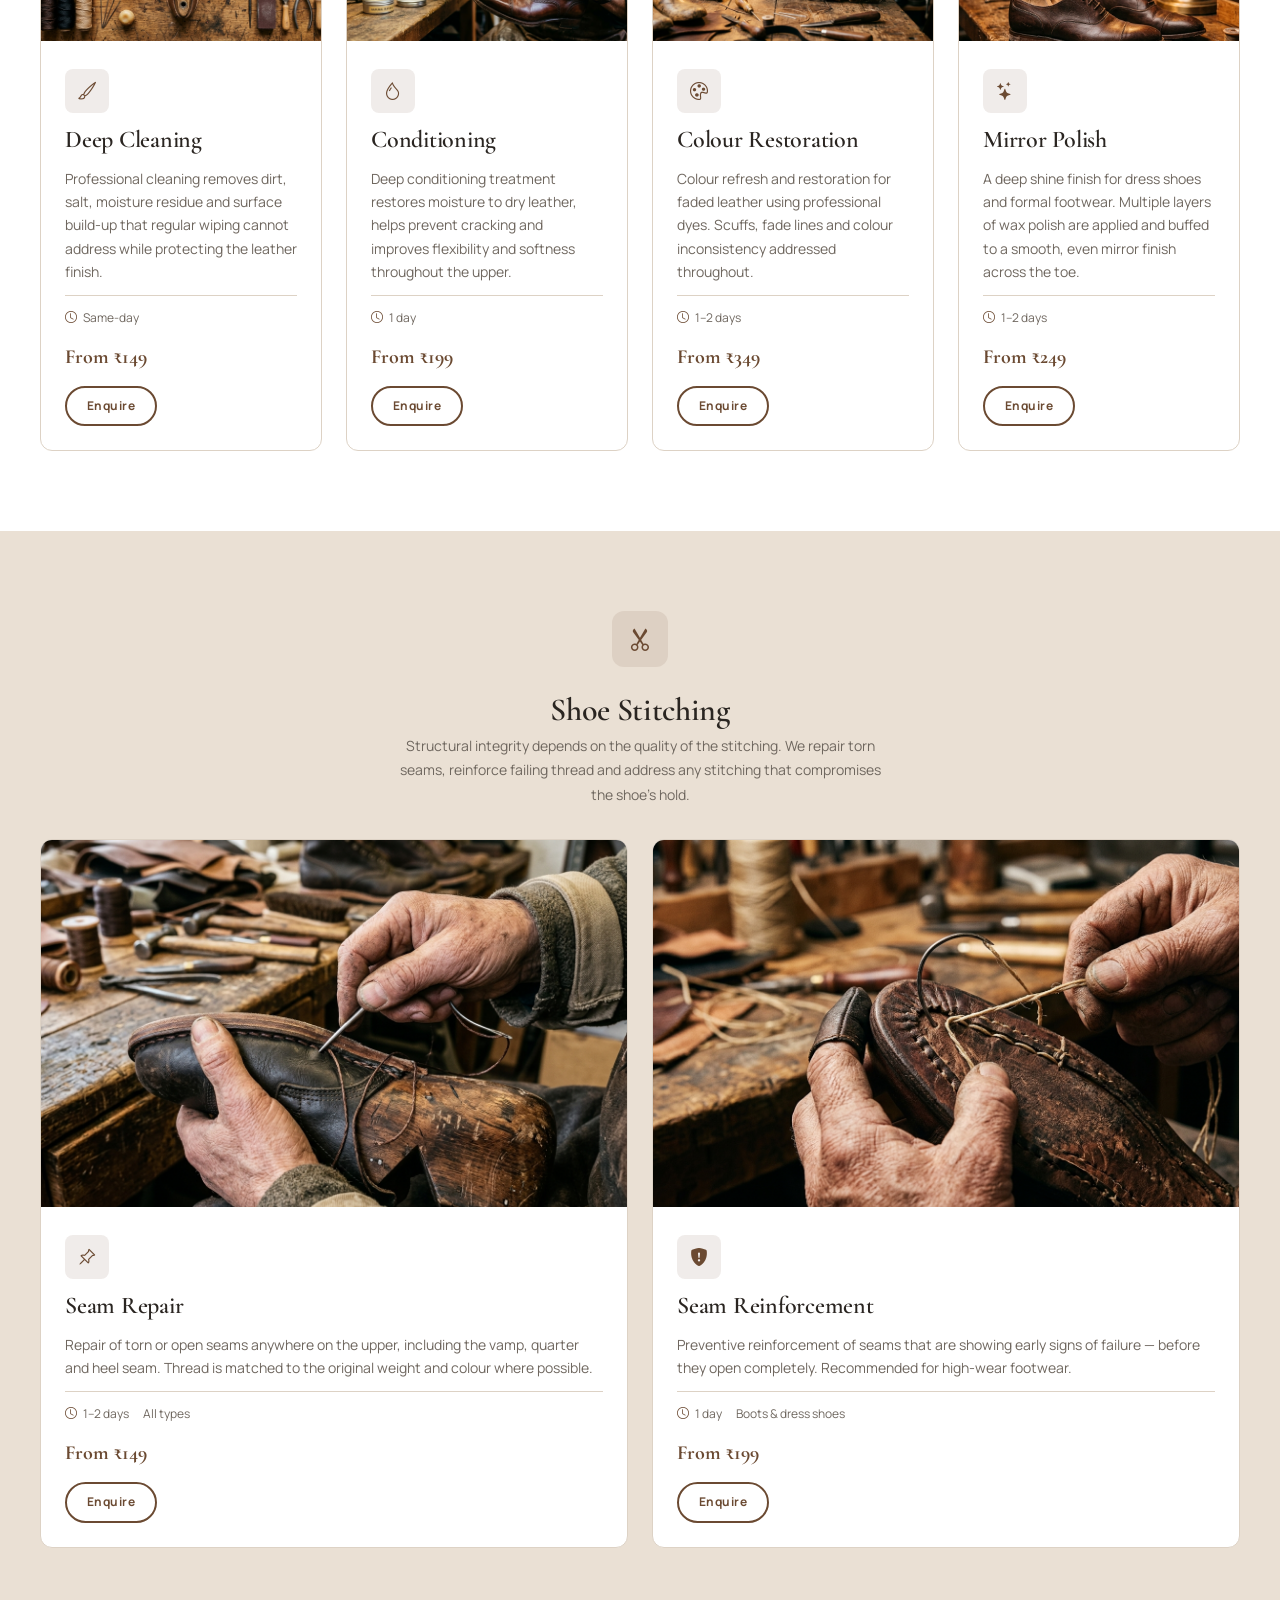
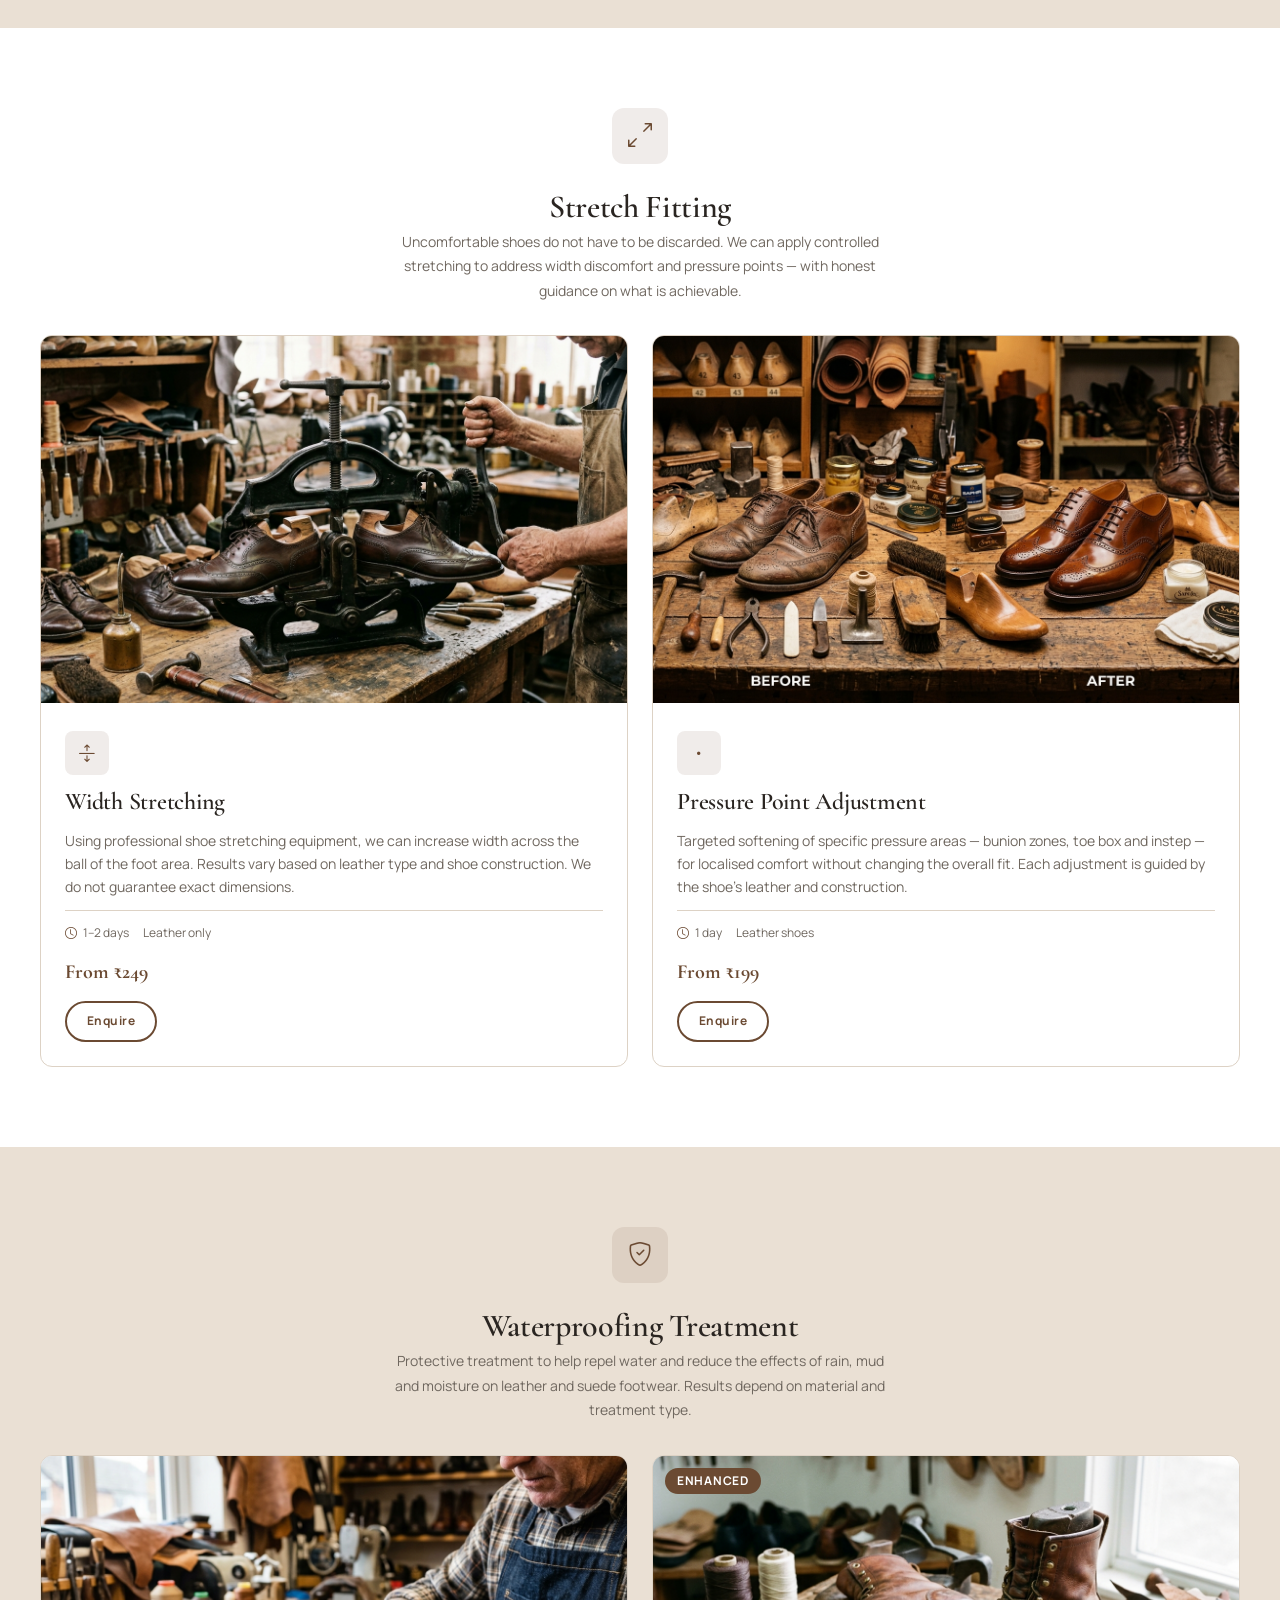
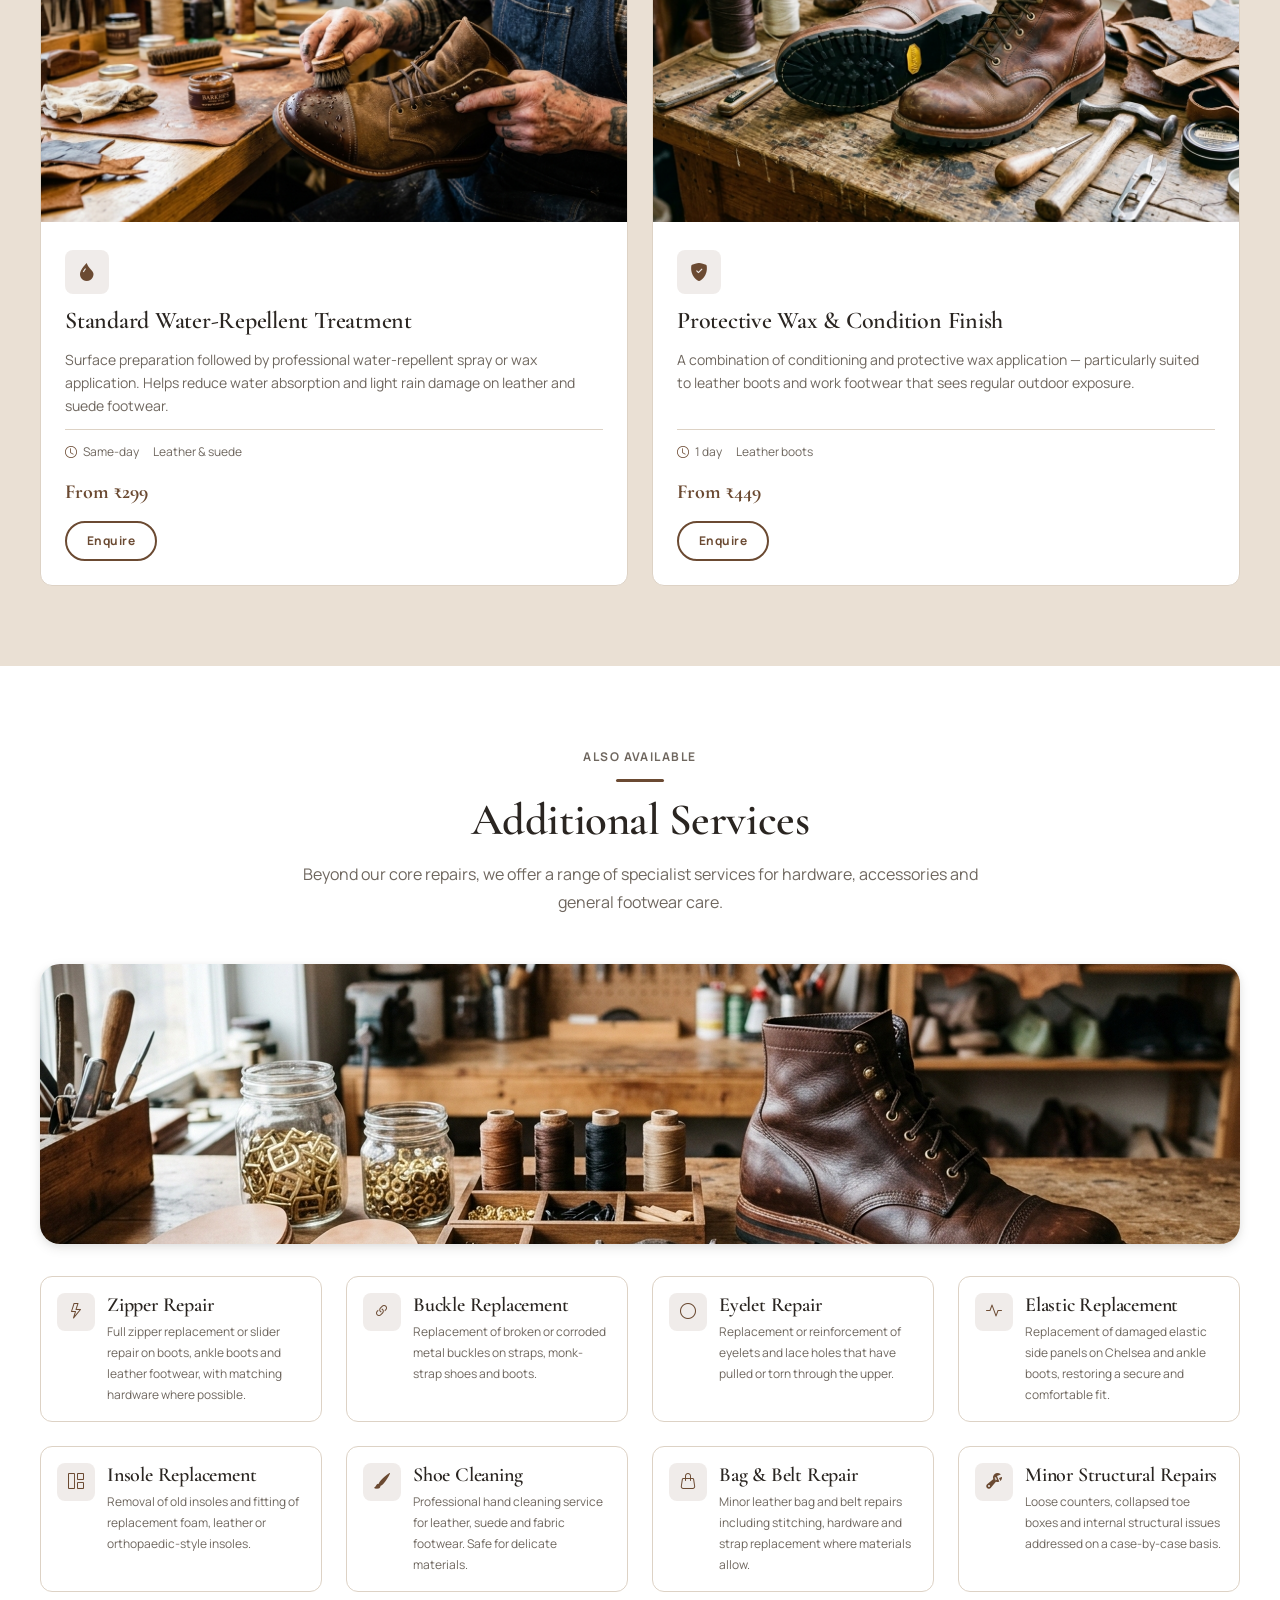
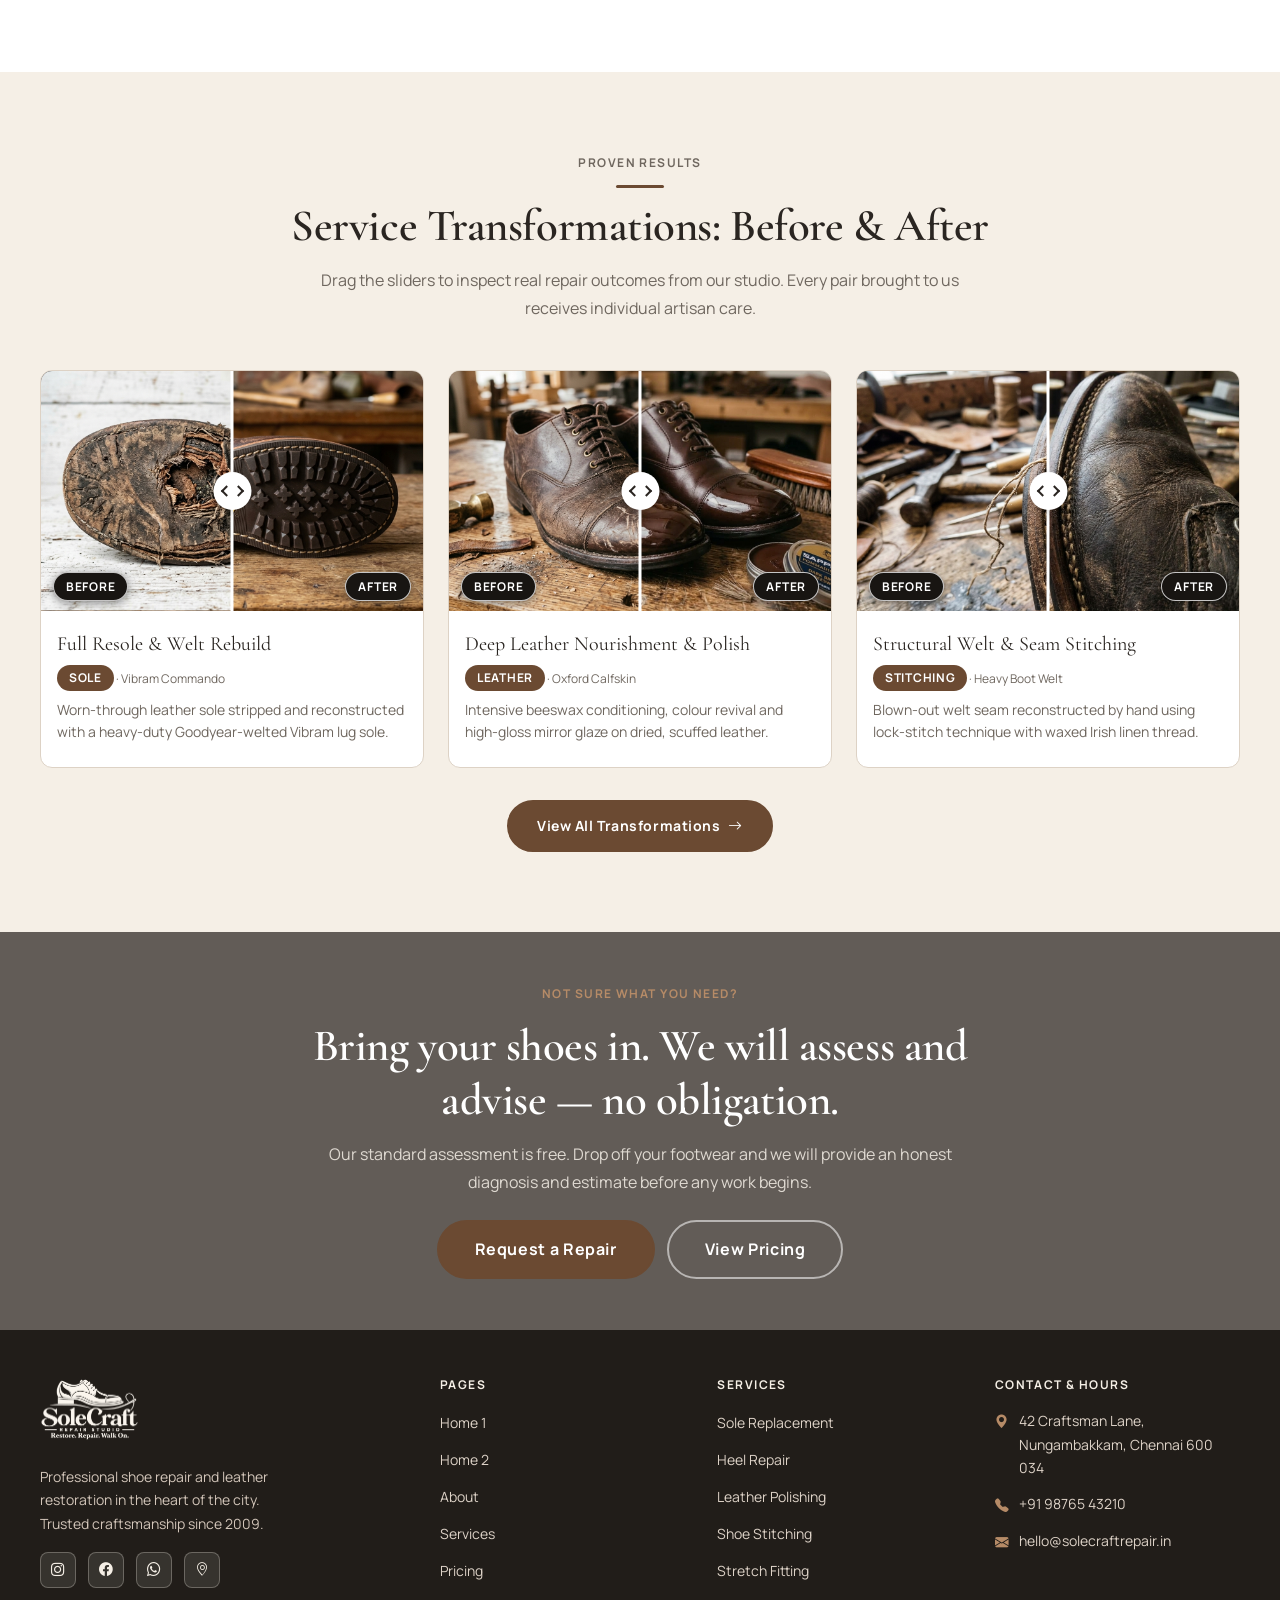
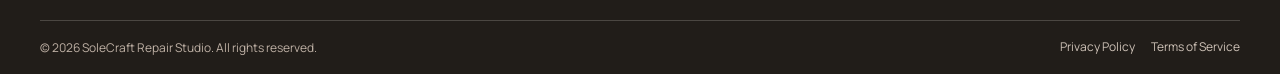
<file: services.html>
<!DOCTYPE html>
<html lang="en" dir="ltr" data-theme="light">
<head>
  <meta charset="UTF-8">
  <meta name="viewport" content="width=device-width, initial-scale=1.0">
  <title>Repair Services — SoleCraft Repair Studio</title>
  <meta name="description" content="Full range of shoe repair services at SoleCraft: sole replacement, heel repair, leather polishing, stitching, stretch fitting, waterproofing, zipper repair and more.">
  <link rel="canonical" href="services.html">
  <link rel="stylesheet" href="https://cdn.jsdelivr.net/npm/bootstrap-icons@1.11.3/font/bootstrap-icons.min.css">
  <link rel="stylesheet" href="css/main.css">
  <link rel="stylesheet" href="css/header.css">
  <link rel="stylesheet" href="css/buttons.css">
  <link rel="stylesheet" href="css/services.css">
  <link rel="stylesheet" href="css/gallery.css">
  <link rel="stylesheet" href="css/forms.css">
  <link rel="stylesheet" href="css/footer.css">
  <link rel="stylesheet" href="css/dark-theme.css">
  <link rel="stylesheet" href="css/rtl.css">
  <link rel="stylesheet" href="css/desktop.css">
  <link rel="stylesheet" href="css/tablet.css">
  <link rel="stylesheet" href="css/mobile.css">
  <link rel="stylesheet" href="css/responsive-fixes.css">
  <link rel="icon" href="assets/favicon.svg" type="image/svg+xml">
</head>
<body>

<!-- NAVBAR -->
<header>
  <nav class="sc-navbar" role="navigation" aria-label="Main navigation">
    <div class="navbar-container">
      <a href="index.html" class="sc-brand" aria-label="SoleCraft Repair Studio Home"><img src="assets/images/common/logo.png" alt="SoleCraft Repair Studio" class="sc-brand-logo"></a>
      <ul class="sc-nav-links"><li><a href="index.html" class="nav-link">Home 1</a></li><li><a href="home2.html" class="nav-link">Home 2</a></li><li><a href="about.html" class="nav-link">About</a></li><li><a href="services.html" class="nav-link active">Services</a></li><li><a href="pricing.html" class="nav-link">Pricing</a></li><li><a href="before-after.html" class="nav-link">Before &amp; After</a></li><li><a href="craftsmanship.html" class="nav-link">Craftsmanship</a></li><li><a href="contact.html" class="nav-link">Contact</a></li></ul>
      <div class="sc-nav-controls"><a href="contact.html#enquiry" class="btn-login">Book a Repair</a><button class="sc-icon-btn sc-theme-toggle" aria-label="Toggle theme"><i class="bi bi-moon sc-theme-icon"></i></button><button class="sc-icon-btn sc-rtl-toggle" aria-label="Toggle direction"><span class="sc-rtl-label" style="font-size:0.65rem;font-weight:700;">RTL</span></button><button class="sc-hamburger" id="hamburger-btn" aria-label="Open menu" aria-expanded="false"><span></span><span></span><span></span></button></div>
    </div>
  </nav>
  <div class="sc-mobile-menu" id="mobile-menu"><ul class="mobile-nav-links"><li><a href="index.html">Home 1</a></li><li><a href="home2.html">Home 2</a></li><li><a href="about.html">About</a></li><li><a href="services.html" class="active">Services</a></li><li><a href="pricing.html">Pricing</a></li><li><a href="before-after.html">Before &amp; After</a></li><li><a href="craftsmanship.html">Craftsmanship</a></li><li><a href="contact.html">Contact</a></li></ul><div class="mobile-controls"><a href="contact.html#enquiry" class="btn-sc btn-primary-sc btn-sc-sm">Book a Repair</a><button class="sc-icon-btn sc-theme-toggle" aria-label="Toggle theme"><i class="bi bi-moon sc-theme-icon"></i></button><button class="sc-icon-btn sc-rtl-toggle" aria-label="Toggle direction"><span class="sc-rtl-label" style="font-size:0.65rem;font-weight:700;">RTL</span></button></div></div>
</header>

<!-- PAGE HERO -->
<section class="sc-page-hero" aria-labelledby="services-hero-heading">
  <div class="sc-hero-bg" style="background-image:url('assets/images/hero/services-banner.png');" role="img" aria-label="Cobbler's workbench with tools and shoe components laid out"></div>
  <div class="hero-overlay-center" aria-hidden="true"></div>
  <div class="page-hero-content">
    <p class="eyebrow">What We Offer</p>
    <h1 id="services-hero-heading">Repair Services</h1>
    <p>A full range of professional shoe repair services — from sole replacement to leather restoration, stitching, hardware repair and more.</p>
  </div>
</section>

<!-- SERVICES STRIP -->
<section class="section-pad-sm bg-beige" id="services-overview">
  <div class="container-sc">
    <div class="services-strip">
      <a href="#sole" class="services-strip-item">
        <div class="services-strip-media">
          <img src="assets/images/services/sole-replacement.jpg" alt="Sole Replacement" loading="lazy">
        </div>
        <div class="services-strip-info">
          <i class="bi bi-layers"></i>
          <span>Sole</span>
        </div>
      </a>
      <a href="#heel" class="services-strip-item">
        <div class="services-strip-media">
          <img src="assets/images/services/heel-repair.jpg" alt="Heel Repair" loading="lazy">
        </div>
        <div class="services-strip-info">
          <i class="bi bi-triangle"></i>
          <span>Heel</span>
        </div>
      </a>
      <a href="#leather" class="services-strip-item">
        <div class="services-strip-media">
          <img src="assets/images/services/leather-care.jpg" alt="Leather Restoration" loading="lazy">
        </div>
        <div class="services-strip-info">
          <i class="bi bi-droplet-half"></i>
          <span>Leather</span>
        </div>
      </a>
      <a href="#stitching" class="services-strip-item">
        <div class="services-strip-media">
          <img src="assets/images/services/stitching-repair.jpg" alt="Stitching & Welting" loading="lazy">
        </div>
        <div class="services-strip-info">
          <i class="bi bi-scissors"></i>
          <span>Stitching</span>
        </div>
      </a>
      <a href="#stretch" class="services-strip-item">
        <div class="services-strip-media">
          <img src="assets/images/services/stretch-fitting.jpg" alt="Stretch & Fitting" loading="lazy">
        </div>
        <div class="services-strip-info">
          <i class="bi bi-arrows-angle-expand"></i>
          <span>Stretch</span>
        </div>
      </a>
      <a href="#waterproof" class="services-strip-item">
        <div class="services-strip-media">
          <img src="assets/images/services/waterproofing.jpg" alt="Waterproofing & Protection" loading="lazy">
        </div>
        <div class="services-strip-info">
          <i class="bi bi-shield-check"></i>
          <span>Protection</span>
        </div>
      </a>
      <a href="#additional" class="services-strip-item">
        <div class="services-strip-media">
          <img src="assets/images/services/insole-hardware.jpg" alt="Additional Services & Hardware" loading="lazy">
        </div>
        <div class="services-strip-info">
          <i class="bi bi-tools"></i>
          <span>Additional</span>
        </div>
      </a>
    </div>
  </div>
</section>

<!-- SOLE REPLACEMENT -->
<section class="section-pad bg-white" id="sole" aria-labelledby="sole-heading">
  <div class="container-sc">
    <div class="service-category-header fade-up">
      <div class="service-category-icon"><i class="bi bi-layers"></i></div>
      <div>
        <h2 id="sole-heading" class="service-category-title">Sole Replacement</h2>
        <p class="service-category-desc">The foundation of your shoe. We replace worn, damaged or delaminated soles with materials suited to the shoe construction and intended use.</p>
      </div>
    </div>
    <div class="service-grid fade-up stagger-1">
      <div class="service-card">
        <div class="service-card-media"><img src="assets/images/services/sole-replacement.jpg" alt="Artisan cobbler fitting a replacement sole" loading="lazy"></div>
        <div class="service-icon-wrap"><i class="bi bi-circle-half"></i></div>
        <span class="sc-badge sc-badge-primary">MOST COMMON</span>
        <h3 class="service-card-title">Partial Sole Repair</h3>
        <p class="service-card-desc">Repair of the forefoot or heel area only, where the rest of the sole is structurally sound. Avoids full replacement when unnecessary.</p>
        <div class="service-card-meta"><span class="service-meta-item"><i class="bi bi-clock"></i> 1–2 days</span><span class="service-meta-item"><i class="bi bi-shoe"></i> All types</span></div>
        <div class="service-card-price">From ₹199</div>
        <div class="service-card-cta"><a href="contact.html#enquiry" class="btn-sc btn-secondary-sc btn-sc-sm" id="partial-sole-enquire">Enquire</a></div>
      </div>
      <div class="service-card">
        <div class="service-card-media"><img src="assets/images/craftsmanship/materials-display.jpg" alt="Durable Vibram rubber soles on workshop display" loading="lazy"></div>
        <div class="service-icon-wrap"><i class="bi bi-layers"></i></div>
        <span class="sc-badge sc-badge-accent">RUBBER</span>
        <h3 class="service-card-title">Rubber Sole Replacement</h3>
        <p class="service-card-desc">Full rubber sole replacement for casual shoes, boots and work footwear. Durable, flexible and suited to active daily wear.</p>
        <div class="service-card-meta"><span class="service-meta-item"><i class="bi bi-clock"></i> 1–3 days</span><span class="service-meta-item"><i class="bi bi-shoe"></i> Casual &amp; boots</span></div>
        <div class="service-card-price">From ₹399</div>
        <div class="service-card-cta"><a href="contact.html#enquiry" class="btn-sc btn-secondary-sc btn-sc-sm" id="rubber-sole-enquire">Enquire</a></div>
      </div>
      <div class="service-card">
        <div class="service-card-media"><img src="assets/images/craftsmanship/edge-finishing.jpg" alt="Bevelled leather sole with edge finishing" loading="lazy"></div>
        <div class="service-icon-wrap"><i class="bi bi-pentagon"></i></div>
        <span class="sc-badge sc-badge-dark">PREMIUM</span>
        <h3 class="service-card-title">Leather Sole Replacement</h3>
        <p class="service-card-desc">Full leather sole replacement for dress and formal footwear. Finished with edge bevelling and burnishing for an authentic handmade appearance.</p>
        <div class="service-card-meta"><span class="service-meta-item"><i class="bi bi-clock"></i> 2–4 days</span><span class="service-meta-item"><i class="bi bi-shoe"></i> Dress &amp; formal</span></div>
        <div class="service-card-price">From ₹699</div>
        <div class="service-card-cta"><a href="contact.html#enquiry" class="btn-sc btn-secondary-sc btn-sc-sm" id="leather-sole-enquire">Enquire</a></div>
      </div>
    </div>
  </div>
</section>

<!-- HEEL REPAIR -->
<section class="section-pad bg-beige" id="heel" aria-labelledby="heel-heading">
  <div class="container-sc">
    <div class="service-category-header fade-up">
      <div class="service-category-icon"><i class="bi bi-triangle"></i></div>
      <div>
        <h2 id="heel-heading" class="service-category-title">Heel Repair</h2>
        <p class="service-category-desc">A worn or damaged heel affects how you walk and how the shoe wears. We restore stability, height and structure to heels of all types.</p>
      </div>
    </div>
    <div class="service-grid fade-up stagger-1">
      <div class="service-card">
        <div class="service-card-media"><img src="assets/images/hero/before-after.jpg" alt="Heel tip replacement with rubber top lift" loading="lazy"></div>
        <div class="service-icon-wrap"><i class="bi bi-arrow-down-square"></i></div>
        <span class="sc-badge sc-badge-primary">QUICK REPAIR</span>
        <h3 class="service-card-title">Heel Tip Replacement</h3>
        <p class="service-card-desc">Replacement of the rubber or plastic heel tip that protects the heel block. Worn tips cause clicking sounds and rapid heel block deterioration.</p>
        <div class="service-card-meta"><span class="service-meta-item"><i class="bi bi-clock"></i> Same-day eligible</span><span class="service-meta-item"><i class="bi bi-shoe"></i> Formal footwear</span></div>
        <div class="service-card-price">From ₹99</div>
        <div class="service-card-cta"><a href="contact.html#enquiry" class="btn-sc btn-secondary-sc btn-sc-sm" id="heel-tip-enquire">Enquire</a></div>
      </div>
      <div class="service-card">
        <div class="service-card-media"><img src="assets/images/services/heel-repair.jpg" alt="Artisan cobbler rebuilding stacked leather heel" loading="lazy"></div>
        <div class="service-icon-wrap"><i class="bi bi-square-half"></i></div>
        <span class="sc-badge sc-badge-accent">RESTORATION</span>
        <h3 class="service-card-title">Heel Block Rebuilding</h3>
        <p class="service-card-desc">When the heel block itself has worn down unevenly, we rebuild it to its original height and shape using stacked leather or rubber lifts.</p>
        <div class="service-card-meta"><span class="service-meta-item"><i class="bi bi-clock"></i> 1–2 days</span><span class="service-meta-item"><i class="bi bi-shoe"></i> All heeled footwear</span></div>
        <div class="service-card-price">From ₹299</div>
        <div class="service-card-cta"><a href="contact.html#enquiry" class="btn-sc btn-secondary-sc btn-sc-sm" id="heel-block-enquire">Enquire</a></div>
      </div>
      <div class="service-card">
        <div class="service-card-media"><img src="assets/images/craftsmanship/bench-tools.jpg" alt="Heel reinforcement and structural stabilization tools" loading="lazy"></div>
        <div class="service-icon-wrap"><i class="bi bi-shield-fill-check"></i></div>
        <span class="sc-badge sc-badge-dark">STRUCTURAL</span>
        <h3 class="service-card-title">Heel Reinforcement</h3>
        <p class="service-card-desc">Internal or external reinforcement of the heel structure to prevent future collapse or misalignment, particularly on high-heel and wedge footwear.</p>
        <div class="service-card-meta"><span class="service-meta-item"><i class="bi bi-clock"></i> 2–3 days</span><span class="service-meta-item"><i class="bi bi-shoe"></i> Heels &amp; wedges</span></div>
        <div class="service-card-price">From ₹349</div>
        <div class="service-card-cta"><a href="contact.html#enquiry" class="btn-sc btn-secondary-sc btn-sc-sm" id="heel-reinforce-enquire">Enquire</a></div>
      </div>
    </div>
  </div>
</section>

<!-- LEATHER POLISHING -->
<section class="section-pad bg-white" id="leather" aria-labelledby="leather-heading">
  <div class="container-sc">
    <div class="service-category-header fade-up">
      <div class="service-category-icon"><i class="bi bi-droplet-half"></i></div>
      <div>
        <h2 id="leather-heading" class="service-category-title">Leather Polishing &amp; Care</h2>
        <p class="service-category-desc">Leather requires ongoing care to remain supple, retain its colour and resist cracking. We offer everything from a simple clean to a full colour restoration.</p>
      </div>
    </div>
    <div class="service-grid service-grid-4col fade-up stagger-1">
      <div class="service-card">
        <div class="service-card-media"><img src="assets/images/pages/services.jpg" alt="Artisan cleaning leather footwear" loading="lazy"></div>
        <div class="service-icon-wrap"><i class="bi bi-brush"></i></div>
        <h3 class="service-card-title">Deep Cleaning</h3>
        <p class="service-card-desc">Professional cleaning removes dirt, salt, moisture residue and surface build-up that regular wiping cannot address while protecting the leather finish.</p>
        <div class="service-card-meta"><span class="service-meta-item"><i class="bi bi-clock"></i> Same-day</span></div>
        <div class="service-card-price">From ₹149</div>
        <div class="service-card-cta"><a href="contact.html#enquiry" class="btn-sc btn-secondary-sc btn-sc-sm" id="cleaning-enquire">Enquire</a></div>
      </div>
      <div class="service-card">
        <div class="service-card-media"><img src="assets/images/services/leather-care.jpg" alt="Beeswax conditioning and horsehair brush polish" loading="lazy"></div>
        <div class="service-icon-wrap"><i class="bi bi-droplet"></i></div>
        <h3 class="service-card-title">Conditioning</h3>
        <p class="service-card-desc">Deep conditioning treatment restores moisture to dry leather, helps prevent cracking and improves flexibility and softness throughout the upper.</p>
        <div class="service-card-meta"><span class="service-meta-item"><i class="bi bi-clock"></i> 1 day</span></div>
        <div class="service-card-price">From ₹199</div>
        <div class="service-card-cta"><a href="contact.html#enquiry" class="btn-sc btn-secondary-sc btn-sc-sm" id="conditioning-enquire">Enquire</a></div>
      </div>
      <div class="service-card">
        <div class="service-card-media"><img src="assets/images/pages/home1.jpg" alt="Leather colour redyeing and pigment touch-up" loading="lazy"></div>
        <div class="service-icon-wrap"><i class="bi bi-palette"></i></div>
        <h3 class="service-card-title">Colour Restoration</h3>
        <p class="service-card-desc">Colour refresh and restoration for faded leather using professional dyes. Scuffs, fade lines and colour inconsistency addressed throughout.</p>
        <div class="service-card-meta"><span class="service-meta-item"><i class="bi bi-clock"></i> 1–2 days</span></div>
        <div class="service-card-price">From ₹349</div>
        <div class="service-card-cta"><a href="contact.html#enquiry" class="btn-sc btn-secondary-sc btn-sc-sm" id="colour-enquire">Enquire</a></div>
      </div>
      <div class="service-card service-card-featured">
        <div class="service-card-media"><img src="assets/images/auth/login.jpg" alt="Mirror gloss toe-cap polish on dress shoes" loading="lazy"></div>
        <div class="service-icon-wrap"><i class="bi bi-stars"></i></div>
        <span class="sc-badge sc-badge-dark">PREMIUM</span>
        <h3 class="service-card-title">Mirror Polish</h3>
        <p class="service-card-desc">A deep shine finish for dress shoes and formal footwear. Multiple layers of wax polish are applied and buffed to a smooth, even mirror finish across the toe.</p>
        <div class="service-card-meta"><span class="service-meta-item"><i class="bi bi-clock"></i> 1–2 days</span></div>
        <div class="service-card-price">From ₹249</div>
        <div class="service-card-cta"><a href="contact.html#enquiry" class="btn-sc btn-secondary-sc btn-sc-sm" id="polish-enquire">Enquire</a></div>
      </div>
    </div>
  </div>
</section>

<!-- STITCHING -->
<section class="section-pad bg-beige" id="stitching" aria-labelledby="stitching-heading">
  <div class="container-sc">
    <div class="service-category-header fade-up">
      <div class="service-category-icon"><i class="bi bi-scissors"></i></div>
      <div>
        <h2 id="stitching-heading" class="service-category-title">Shoe Stitching</h2>
        <p class="service-category-desc">Structural integrity depends on the quality of the stitching. We repair torn seams, reinforce failing thread and address any stitching that compromises the shoe's hold.</p>
      </div>
    </div>
    <div class="service-grid service-grid-2col fade-up stagger-1">
      <div class="service-card">
        <div class="service-card-media"><img src="assets/images/services/stitching-repair.jpg" alt="Welt hand stitching with waxed thread" loading="lazy"></div>
        <div class="service-icon-wrap"><i class="bi bi-pin-angle"></i></div>
        <h3 class="service-card-title">Seam Repair</h3>
        <p class="service-card-desc">Repair of torn or open seams anywhere on the upper, including the vamp, quarter and heel seam. Thread is matched to the original weight and colour where possible.</p>
        <div class="service-card-meta"><span class="service-meta-item"><i class="bi bi-clock"></i> 1–2 days</span><span class="service-meta-item"><i class="bi bi-shoe"></i> All types</span></div>
        <div class="service-card-price">From ₹149</div>
        <div class="service-card-cta"><a href="contact.html#enquiry" class="btn-sc btn-secondary-sc btn-sc-sm" id="seam-enquire">Enquire</a></div>
      </div>
      <div class="service-card">
        <div class="service-card-media"><img src="assets/images/pages/craftsmanship.jpg" alt="Reinforcing shoe structural upper seams" loading="lazy"></div>
        <div class="service-icon-wrap"><i class="bi bi-shield-fill-exclamation"></i></div>
        <h3 class="service-card-title">Seam Reinforcement</h3>
        <p class="service-card-desc">Preventive reinforcement of seams that are showing early signs of failure — before they open completely. Recommended for high-wear footwear.</p>
        <div class="service-card-meta"><span class="service-meta-item"><i class="bi bi-clock"></i> 1 day</span><span class="service-meta-item"><i class="bi bi-shoe"></i> Boots &amp; dress shoes</span></div>
        <div class="service-card-price">From ₹199</div>
        <div class="service-card-cta"><a href="contact.html#enquiry" class="btn-sc btn-secondary-sc btn-sc-sm" id="reinforce-enquire">Enquire</a></div>
      </div>
    </div>
  </div>
</section>

<!-- STRETCH FITTING -->
<section class="section-pad bg-white" id="stretch" aria-labelledby="stretch-heading">
  <div class="container-sc">
    <div class="service-category-header fade-up">
      <div class="service-category-icon"><i class="bi bi-arrows-angle-expand"></i></div>
      <div>
        <h2 id="stretch-heading" class="service-category-title">Stretch Fitting</h2>
        <p class="service-category-desc">Uncomfortable shoes do not have to be discarded. We can apply controlled stretching to address width discomfort and pressure points — with honest guidance on what is achievable.</p>
      </div>
    </div>
    <div class="service-grid service-grid-2col fade-up stagger-1">
      <div class="service-card">
        <div class="service-card-media"><img src="assets/images/services/stretch-fitting.jpg" alt="Mechanical shoe stretcher machine" loading="lazy"></div>
        <div class="service-icon-wrap"><i class="bi bi-arrows-expand"></i></div>
        <h3 class="service-card-title">Width Stretching</h3>
        <p class="service-card-desc">Using professional shoe stretching equipment, we can increase width across the ball of the foot area. Results vary based on leather type and shoe construction. We do not guarantee exact dimensions.</p>
        <div class="service-card-meta"><span class="service-meta-item"><i class="bi bi-clock"></i> 1–2 days</span><span class="service-meta-item"><i class="bi bi-shoe"></i> Leather only</span></div>
        <div class="service-card-price">From ₹249</div>
        <div class="service-card-cta"><a href="contact.html#enquiry" class="btn-sc btn-secondary-sc btn-sc-sm" id="width-stretch-enquire">Enquire</a></div>
      </div>
      <div class="service-card">
        <div class="service-card-media"><img src="assets/images/pages/home2.jpg" alt="Targeted softening and stretching on wooden last" loading="lazy"></div>
        <div class="service-icon-wrap"><i class="bi bi-dot"></i></div>
        <h3 class="service-card-title">Pressure Point Adjustment</h3>
        <p class="service-card-desc">Targeted softening of specific pressure areas — bunion zones, toe box and instep — for localised comfort without changing the overall fit. Each adjustment is guided by the shoe's leather and construction.</p>
        <div class="service-card-meta"><span class="service-meta-item"><i class="bi bi-clock"></i> 1 day</span><span class="service-meta-item"><i class="bi bi-shoe"></i> Leather shoes</span></div>
        <div class="service-card-price">From ₹199</div>
        <div class="service-card-cta"><a href="contact.html#enquiry" class="btn-sc btn-secondary-sc btn-sc-sm" id="pressure-stretch-enquire">Enquire</a></div>
      </div>
    </div>
  </div>
</section>

<!-- WATERPROOFING -->
<section class="section-pad bg-beige" id="waterproof" aria-labelledby="waterproof-heading">
  <div class="container-sc">
    <div class="service-category-header fade-up">
      <div class="service-category-icon"><i class="bi bi-shield-check"></i></div>
      <div>
        <h2 id="waterproof-heading" class="service-category-title">Waterproofing Treatment</h2>
        <p class="service-category-desc">Protective treatment to help repel water and reduce the effects of rain, mud and moisture on leather and suede footwear. Results depend on material and treatment type.</p>
      </div>
    </div>
    <div class="service-grid service-grid-2col fade-up stagger-1">
      <div class="service-card">
        <div class="service-card-media"><img src="assets/images/services/waterproofing.jpg" alt="Waterproofing spray and conditioning treatment" loading="lazy"></div>
        <div class="service-icon-wrap"><i class="bi bi-droplet-fill"></i></div>
        <h3 class="service-card-title">Standard Water-Repellent Treatment</h3>
        <p class="service-card-desc">Surface preparation followed by professional water-repellent spray or wax application. Helps reduce water absorption and light rain damage on leather and suede footwear.</p>
        <div class="service-card-meta"><span class="service-meta-item"><i class="bi bi-clock"></i> Same-day</span><span class="service-meta-item"><i class="bi bi-shoe"></i> Leather &amp; suede</span></div>
        <div class="service-card-price">From ₹299</div>
        <div class="service-card-cta"><a href="contact.html#enquiry" class="btn-sc btn-secondary-sc btn-sc-sm" id="waterproof-std-enquire">Enquire</a></div>
      </div>
      <div class="service-card service-card-featured">
        <div class="service-card-media"><img src="assets/images/pages/why-repair.jpg" alt="Protective wax finish on leather boots" loading="lazy"></div>
        <div class="service-icon-wrap"><i class="bi bi-shield-fill-check"></i></div>
        <span class="sc-badge sc-badge-primary">ENHANCED</span>
        <h3 class="service-card-title">Protective Wax &amp; Condition Finish</h3>
        <p class="service-card-desc">A combination of conditioning and protective wax application — particularly suited to leather boots and work footwear that sees regular outdoor exposure.</p>
        <div class="service-card-meta"><span class="service-meta-item"><i class="bi bi-clock"></i> 1 day</span><span class="service-meta-item"><i class="bi bi-shoe"></i> Leather boots</span></div>
        <div class="service-card-price">From ₹449</div>
        <div class="service-card-cta"><a href="contact.html#enquiry" class="btn-sc btn-secondary-sc btn-sc-sm" id="waterproof-enh-enquire">Enquire</a></div>
      </div>
    </div>
  </div>
</section>

<!-- ADDITIONAL SERVICES -->
<section class="section-pad bg-white" id="additional" aria-labelledby="additional-heading">
  <div class="container-sc">
    <div class="section-header center fade-up">
      <p class="eyebrow">Also Available</p>
      <div class="sc-divider"></div>
      <h2 id="additional-heading">Additional Services</h2>
      <p>Beyond our core repairs, we offer a range of specialist services for hardware, accessories and general footwear care.</p>
    </div>
    <div class="fade-up" style="border-radius:var(--radius-xl);overflow:hidden;margin-bottom:var(--sp-5);height:280px;box-shadow:var(--shadow-md);">
      <img src="assets/images/services/insole-hardware.jpg" alt="Shoe repair hardware, replacement insoles, buckles and brass eyelets on workshop bench" loading="lazy" style="width:100%;height:100%;object-fit:cover;">
    </div>
    <div class="additional-services-grid fade-up stagger-1">
      <div class="add-service-card"><div class="add-icon"><i class="bi bi-lightning"></i></div><div><h5>Zipper Repair</h5><p>Full zipper replacement or slider repair on boots, ankle boots and leather footwear, with matching hardware where possible.</p></div></div>
      <div class="add-service-card"><div class="add-icon"><i class="bi bi-link-45deg"></i></div><div><h5>Buckle Replacement</h5><p>Replacement of broken or corroded metal buckles on straps, monk-strap shoes and boots.</p></div></div>
      <div class="add-service-card"><div class="add-icon"><i class="bi bi-circle"></i></div><div><h5>Eyelet Repair</h5><p>Replacement or reinforcement of eyelets and lace holes that have pulled or torn through the upper.</p></div></div>
      <div class="add-service-card"><div class="add-icon"><i class="bi bi-activity"></i></div><div><h5>Elastic Replacement</h5><p>Replacement of damaged elastic side panels on Chelsea and ankle boots, restoring a secure and comfortable fit.</p></div></div>
      <div class="add-service-card"><div class="add-icon"><i class="bi bi-grid-1x2"></i></div><div><h5>Insole Replacement</h5><p>Removal of old insoles and fitting of replacement foam, leather or orthopaedic-style insoles.</p></div></div>
      <div class="add-service-card"><div class="add-icon"><i class="bi bi-brush-fill"></i></div><div><h5>Shoe Cleaning</h5><p>Professional hand cleaning service for leather, suede and fabric footwear. Safe for delicate materials.</p></div></div>
      <div class="add-service-card"><div class="add-icon"><i class="bi bi-handbag"></i></div><div><h5>Bag &amp; Belt Repair</h5><p>Minor leather bag and belt repairs including stitching, hardware and strap replacement where materials allow.</p></div></div>
      <div class="add-service-card"><div class="add-icon"><i class="bi bi-wrench-adjustable"></i></div><div><h5>Minor Structural Repairs</h5><p>Loose counters, collapsed toe boxes and internal structural issues addressed on a case-by-case basis.</p></div></div>
    </div>
  </div>
</section>

<!-- REAL SERVICE TRANSFORMATIONS — BEFORE & AFTER -->
<section class="section-pad bg-cream" id="service-transformations" aria-labelledby="transformations-heading">
  <div class="container-sc">
    <div class="section-header center fade-up">
      <p class="eyebrow">Proven Results</p>
      <div class="sc-divider"></div>
      <h2 id="transformations-heading">Service Transformations: Before &amp; After</h2>
      <p>Drag the sliders to inspect real repair outcomes from our studio. Every pair brought to us receives individual artisan care.</p>
    </div>
    <div class="gallery-grid" style="grid-template-columns: repeat(3, 1fr);">
      <!-- BA Card 1 -->
      <div class="gallery-card fade-up">
        <div class="ba-container" role="img" aria-label="Before and after of full resole">
          <div class="ba-after"><img src="assets/images/gallery/sole-commando-after.jpg" alt="Vibram lugged rubber resole restoration" loading="lazy"></div>
          <div class="ba-before"><img src="assets/images/gallery/sole-before.jpg" alt="Worn-out boot sole with hole before resole" loading="lazy"></div>
          <div class="ba-handle" aria-hidden="true"><div class="ba-handle-knob"><i class="bi bi-chevron-expand" style="transform:rotate(90deg)"></i></div></div>
          <span class="ba-label before" aria-hidden="true">Before</span>
          <span class="ba-label after" aria-hidden="true">After</span>
        </div>
        <div class="gallery-card-info">
          <div class="gallery-card-label">Full Resole &amp; Welt Rebuild</div>
          <div class="gallery-card-meta"><span class="sc-badge sc-badge-primary">SOLE</span> · Vibram Commando</div>
          <div class="gallery-card-desc">Worn-through leather sole stripped and reconstructed with a heavy-duty Goodyear-welted Vibram lug sole.</div>
        </div>
      </div>
      <!-- BA Card 2 -->
      <div class="gallery-card fade-up stagger-1">
        <div class="ba-container" role="img" aria-label="Before and after of leather restoration">
          <div class="ba-after"><img src="assets/images/gallery/leather-mirror-after.jpg" alt="Restored mirror gloss shine on Oxford shoe" loading="lazy"></div>
          <div class="ba-before"><img src="assets/images/gallery/leather-scuffed-before.jpg" alt="Scuffed and faded leather shoes before conditioning" loading="lazy"></div>
          <div class="ba-handle" aria-hidden="true"><div class="ba-handle-knob"><i class="bi bi-chevron-expand" style="transform:rotate(90deg)"></i></div></div>
          <span class="ba-label before" aria-hidden="true">Before</span>
          <span class="ba-label after" aria-hidden="true">After</span>
        </div>
        <div class="gallery-card-info">
          <div class="gallery-card-label">Deep Leather Nourishment &amp; Polish</div>
          <div class="gallery-card-meta"><span class="sc-badge sc-badge-accent">LEATHER</span> · Oxford Calfskin</div>
          <div class="gallery-card-desc">Intensive beeswax conditioning, colour revival and high-gloss mirror glaze on dried, scuffed leather.</div>
        </div>
      </div>
      <!-- BA Card 3 -->
      <div class="gallery-card fade-up stagger-2">
        <div class="ba-container" role="img" aria-label="Before and after of seam stitching">
          <div class="ba-after"><img src="assets/images/gallery/stitching-clean-after.jpg" alt="Boot welt cleanly hand-stitched with waxed thread" loading="lazy"></div>
          <div class="ba-before"><img src="assets/images/gallery/stitching-torn-before.jpg" alt="Ripped boot upper seam before repair" loading="lazy"></div>
          <div class="ba-handle" aria-hidden="true"><div class="ba-handle-knob"><i class="bi bi-chevron-expand" style="transform:rotate(90deg)"></i></div></div>
          <span class="ba-label before" aria-hidden="true">Before</span>
          <span class="ba-label after" aria-hidden="true">After</span>
        </div>
        <div class="gallery-card-info">
          <div class="gallery-card-label">Structural Welt &amp; Seam Stitching</div>
          <div class="gallery-card-meta"><span class="sc-badge sc-badge-dark">STITCHING</span> · Heavy Boot Welt</div>
          <div class="gallery-card-desc">Blown-out welt seam reconstructed by hand using lock-stitch technique with waxed Irish linen thread.</div>
        </div>
      </div>
    </div>
    <div class="text-center" style="margin-top: var(--sp-5);">
      <a href="before-after.html" class="btn-sc btn-primary-sc" id="services-view-gallery-btn">View All Transformations <i class="bi bi-arrow-right" aria-hidden="true"></i></a>
    </div>
  </div>
</section>

<!-- SERVICES CTA -->
<section class="cta-section section-pad" style="background-image:url('assets/images/cta/services-cta.png');">
  <div class="cta-overlay" aria-hidden="true"></div>
  <div class="container-sc cta-content">
    <p class="eyebrow" style="color:var(--clr-accent);">Not Sure What You Need?</p>
    <h2 style="color:var(--clr-white);">Bring your shoes in. We will assess and advise — no obligation.</h2>
    <p>Our standard assessment is free. Drop off your footwear and we will provide an honest diagnosis and estimate before any work begins.</p>
    <div style="display:flex;flex-wrap:wrap;gap:var(--sp-2);justify-content:center;margin-top:var(--sp-4);">
      <a href="contact.html#enquiry" class="btn-sc btn-primary-sc btn-sc-lg" id="services-cta-enquire-btn">Request a Repair</a>
      <a href="pricing.html" class="btn-sc btn-ghost-sc btn-sc-lg" id="services-cta-pricing-btn">View Pricing</a>
    </div>
  </div>
</section>

<!-- FOOTER -->
<footer class="sc-footer">
  <div class="container-sc">
    <div class="sc-footer-grid">
      <div class="footer-brand"><a href="index.html" class="footer-brand-link" aria-label="SoleCraft home"><img src="assets/images/common/logo-light.png" alt="SoleCraft Repair Studio" class="footer-brand-logo"></a><p>Professional shoe repair and leather restoration in the heart of the city. Trusted craftsmanship since 2009.</p><div class="footer-social"><a href="#" aria-label="Instagram"><i class="bi bi-instagram"></i></a><a href="#" aria-label="Facebook"><i class="bi bi-facebook"></i></a><a href="#" aria-label="WhatsApp"><i class="bi bi-whatsapp"></i></a><a href="#" aria-label="Google Maps"><i class="bi bi-geo-alt"></i></a></div></div>
      <div class="footer-col"><h5>Pages</h5><ul><li><a href="index.html">Home 1</a></li><li><a href="home2.html">Home 2</a></li><li><a href="about.html">About</a></li><li><a href="services.html">Services</a></li><li><a href="pricing.html">Pricing</a></li><li><a href="before-after.html">Before &amp; After</a></li><li><a href="craftsmanship.html">Craftsmanship</a></li></ul></div>
      <div class="footer-col"><h5>Services</h5><ul><li><a href="#sole">Sole Replacement</a></li><li><a href="#heel">Heel Repair</a></li><li><a href="#leather">Leather Polishing</a></li><li><a href="#stitching">Shoe Stitching</a></li><li><a href="#stretch">Stretch Fitting</a></li><li><a href="#waterproof">Waterproofing</a></li><li><a href="#additional">Zipper Repair</a></li><li><a href="#additional">Shoe Cleaning</a></li></ul></div>
      <div class="footer-col"><h5>Contact &amp; Hours</h5><div class="footer-contact-item"><i class="bi bi-geo-alt-fill"></i><span>42 Craftsman Lane, Nungambakkam, Chennai 600 034</span></div><div class="footer-contact-item"><i class="bi bi-telephone-fill"></i><span>+91 98765 43210</span></div><div class="footer-contact-item"><i class="bi bi-envelope-fill"></i><span>hello@solecraftrepair.in</span></div><div class="footer-hours" style="margin-top:0.75rem;"><div class="footer-hours-row"><span class="day">Mon–Fri</span><span>9:00 AM – 7:00 PM</span></div><div class="footer-hours-row"><span class="day">Saturday</span><span>10:00 AM – 5:00 PM</span></div><div class="footer-hours-row"><span class="day">Sunday</span><span>Closed</span></div></div></div>
    </div>
    <div class="sc-footer-bottom"><p>&copy; 2026 SoleCraft Repair Studio. All rights reserved.</p><div class="footer-legal"><a href="#">Privacy Policy</a><a href="#">Terms of Service</a></div></div>
  </div>
</footer>
<button id="scroll-top" aria-label="Back to top"><i class="bi bi-arrow-up"></i></button>
<script src="js/main.js"></script>
<script src="js/gallery.js"></script>
</body>
</html>
</file>
<file: css/main.css>
/* ============================================================
   SoleCraft Repair Studio — main.css
   Design tokens, base reset, typography, utilities
   ============================================================ */

@import url('https://fonts.googleapis.com/css2?family=Cormorant+Garamond:ital,wght@0,300;0,400;0,500;0,600;0,700;1,400;1,600&family=Manrope:wght@300;400;500;600;700;800&display=swap');

/* ── CSS Custom Properties ───────────────────────────────── */
:root {
  /* Brand Colors */
  --clr-primary:        #6B4A32;
  --clr-primary-hover:  #543823;
  --clr-primary-light:  #8B6347;
  --clr-secondary:      #F5EFE6;

  /* Supporting Neutrals */
  --clr-heading:        #2A2521;
  --clr-body:           #6F675F;
  --clr-border:         #DDD2C5;
  --clr-white:          #FFFFFF;
  --clr-beige:          #EAE0D4;
  --clr-accent:         #B68B67;

  /* Background Layers */
  --bg-page:            #F5EFE6;
  --bg-card:            #FFFFFF;
  --bg-soft:            #EAE0D4;

  /* Typography */
  --font-heading:       'Cormorant Garamond', Georgia, serif;
  --font-body:          'Manrope', system-ui, sans-serif;

  /* Font Sizes */
  --fs-xs:   0.75rem;   /* 12px */
  --fs-sm:   0.875rem;  /* 14px */
  --fs-base: 1rem;      /* 16px */
  --fs-md:   1.125rem;  /* 18px */
  --fs-lg:   1.25rem;   /* 20px */
  --fs-xl:   1.5rem;    /* 24px */
  --fs-2xl:  2rem;      /* 32px */
  --fs-3xl:  2.5rem;    /* 40px */
  --fs-4xl:  3.25rem;   /* 52px */
  --fs-5xl:  4rem;      /* 64px */

  /* Spacing Scale */
  --sp-1:  0.5rem;   /* 8px  */
  --sp-2:  0.75rem;  /* 12px */
  --sp-3:  1rem;     /* 16px */
  --sp-4:  1.5rem;   /* 24px */
  --sp-5:  2rem;     /* 32px */
  --sp-6:  3rem;     /* 48px */
  --sp-7:  4rem;     /* 64px */
  --sp-8:  5rem;     /* 80px */

  /* Border Radius */
  --radius-sm:  4px;
  --radius-md:  8px;
  --radius-lg:  12px;
  --radius-xl:  20px;
  --radius-full: 9999px;

  /* Shadows */
  --shadow-sm:  0 1px 3px rgba(42,37,33,0.08), 0 1px 2px rgba(42,37,33,0.06);
  --shadow-md:  0 4px 12px rgba(42,37,33,0.10), 0 2px 6px rgba(42,37,33,0.06);
  --shadow-lg:  0 8px 24px rgba(42,37,33,0.12), 0 4px 8px rgba(42,37,33,0.06);
  --shadow-xl:  0 16px 40px rgba(42,37,33,0.14);

  /* Transitions */
  --transition-fast:   150ms ease;
  --transition-base:   250ms ease;
  --transition-slow:   400ms ease;

  /* Layout */
  --max-width:         1440px;
  --header-height:     72px;
  --section-gap:       var(--sp-8);
  --card-gap:          1.5rem;
}

/* ── Dark Mode Token Overrides (applied via [data-theme="dark"]) ── */
/* See dark-theme.css */

/* ── Base Reset ──────────────────────────────────────────── */
*,
*::before,
*::after {
  box-sizing: border-box;
  margin: 0;
  padding: 0;
}

html {
  scroll-behavior: smooth;
  -webkit-text-size-adjust: 100%;
}

body {
  font-family: var(--font-body);
  font-size: var(--fs-base);
  font-weight: 400;
  line-height: 1.7;
  color: var(--clr-body);
  background-color: var(--bg-page);
  -webkit-font-smoothing: antialiased;
  -moz-osx-font-smoothing: grayscale;
  overflow-x: clip;
}

img,
video {
  max-width: 100%;
  height: auto;
  display: block;
}

a {
  color: var(--clr-primary);
  text-decoration: none;
  transition: color var(--transition-fast);
}

a:hover {
  color: var(--clr-primary-hover);
}

ul, ol {
  list-style: none;
}

input,
textarea,
select,
button {
  font-family: inherit;
}

/* ── Typography ──────────────────────────────────────────── */
h1, h2, h3, h4, h5, h6 {
  font-family: var(--font-heading);
  color: var(--clr-heading);
  line-height: 1.2;
  font-weight: 600;
  letter-spacing: -0.01em;
}

h1 { font-size: clamp(2.25rem, 5vw, var(--fs-5xl)); font-weight: 700; }
h2 { font-size: clamp(1.75rem, 3.5vw, var(--fs-4xl)); }
h3 { font-size: clamp(1.35rem, 2.5vw, var(--fs-3xl)); }
h4 { font-size: clamp(1.15rem, 2vw, var(--fs-2xl)); }
h5 { font-size: var(--fs-xl); }
h6 { font-size: var(--fs-lg); }

p {
  font-size: var(--fs-base);
  color: var(--clr-body);
  line-height: 1.75;
  max-width: 68ch;
}

.lead {
  font-size: var(--fs-md);
  line-height: 1.7;
  color: var(--clr-body);
}

.eyebrow {
  font-family: var(--font-body);
  font-size: var(--fs-xs);
  font-weight: 700;
  letter-spacing: 0.12em;
  text-transform: uppercase;
  color: var(--clr-primary);
}

/* ── Layout Utilities ────────────────────────────────────── */
.container-sc {
  width: 100%;
  max-width: var(--max-width);
  margin-inline: auto;
  padding-inline: 2.5rem;
}

.section-pad {
  padding-block: var(--sp-8);
}

.section-pad-sm {
  padding-block: var(--sp-6);
}

.bg-cream   { background-color: var(--clr-secondary); }
.bg-beige   { background-color: var(--clr-beige); }
.bg-white   { background-color: var(--clr-white); }
.bg-primary { background-color: var(--clr-primary); }
.bg-dark    { background-color: var(--clr-heading); }

.text-primary { color: var(--clr-primary); }
.text-heading { color: var(--clr-heading); }
.text-body    { color: var(--clr-body); }
.text-white   { color: var(--clr-white); }
.text-center  { text-align: center; }

/* ── Section Header ──────────────────────────────────────── */
.section-header {
  margin-bottom: var(--sp-6);
}

.section-header.center {
  text-align: center;
}

.section-header.center p {
  margin-inline: auto;
}

.section-header h2 {
  margin-top: var(--sp-1);
  margin-bottom: var(--sp-2);
}

.section-header p {
  color: var(--clr-body);
}

/* ── Divider ─────────────────────────────────────────────── */
.sc-divider {
  width: 48px;
  height: 3px;
  background: var(--clr-primary);
  border-radius: var(--radius-full);
  margin-block: var(--sp-2);
}

.section-header.center .sc-divider {
  margin-inline: auto;
}

/* ── Cards ───────────────────────────────────────────────── */
.sc-card {
  background: var(--bg-card);
  border: 1px solid var(--clr-border);
  border-radius: var(--radius-lg);
  overflow: hidden;
  transition: transform var(--transition-base), box-shadow var(--transition-base);
}

.sc-card:hover {
  transform: translateY(-4px);
  box-shadow: var(--shadow-lg);
}

.sc-card-body {
  padding: var(--sp-4);
}

/* ── Badges ──────────────────────────────────────────────── */
.sc-badge {
  display: inline-flex;
  align-items: center;
  gap: 0.375rem;
  padding: 0.25rem 0.75rem;
  border-radius: var(--radius-full);
  font-family: var(--font-body);
  font-size: var(--fs-xs);
  font-weight: 700;
  letter-spacing: 0.08em;
  text-transform: uppercase;
  line-height: 1;
  white-space: nowrap;
}

.sc-badge-primary {
  background: rgba(107,74,50,0.12);
  color: var(--clr-primary);
}

.sc-badge-accent {
  background: rgba(182,139,103,0.15);
  color: var(--clr-accent);
}

.sc-badge-dark {
  background: var(--clr-heading);
  color: var(--clr-white);
}

/* ── Fade-up Animation ───────────────────────────────────── */
.fade-up {
  opacity: 0;
  transform: translateY(28px);
  transition: opacity 0.6s ease, transform 0.6s ease;
}

.fade-up.visible {
  opacity: 1;
  transform: translateY(0);
}

@media (prefers-reduced-motion: reduce) {
  .fade-up {
    opacity: 1;
    transform: none;
    transition: none;
  }
}

/* ── Stagger Delays ──────────────────────────────────────── */
.stagger-1 { transition-delay: 0.05s; }
.stagger-2 { transition-delay: 0.10s; }
.stagger-3 { transition-delay: 0.15s; }
.stagger-4 { transition-delay: 0.20s; }
.stagger-5 { transition-delay: 0.25s; }
.stagger-6 { transition-delay: 0.30s; }

/* ── Review Stars ────────────────────────────────────────── */
.star-rating {
  display: flex;
  gap: 2px;
  color: #C8860A;
  font-size: var(--fs-sm);
}

/* ── Process Step Number ─────────────────────────────────── */
.step-number {
  display: flex;
  align-items: center;
  justify-content: center;
  width: 52px;
  height: 52px;
  border-radius: var(--radius-full);
  background: var(--clr-primary);
  color: var(--clr-white);
  font-family: var(--font-heading);
  font-size: var(--fs-xl);
  font-weight: 700;
  flex-shrink: 0;
}

/* ── Stat Block ──────────────────────────────────────────── */
.stat-block {
  text-align: center;
}

.stat-block .stat-number {
  font-family: var(--font-heading);
  font-size: clamp(2.5rem, 5vw, 4rem);
  font-weight: 700;
  color: var(--clr-primary);
  line-height: 1;
}

.stat-block .stat-label {
  font-size: var(--fs-sm);
  font-weight: 600;
  color: var(--clr-body);
  letter-spacing: 0.04em;
  text-transform: uppercase;
  margin-top: 0.5rem;
}

/* ── Horizontal Rule ─────────────────────────────────────── */
.sc-hr {
  border: none;
  border-top: 1px solid var(--clr-border);
  margin-block: var(--sp-5);
}

/* ── Blockquote ──────────────────────────────────────────── */
.sc-quote {
  border-left: 3px solid var(--clr-primary);
  padding-left: var(--sp-4);
  font-family: var(--font-heading);
  font-size: var(--fs-xl);
  font-style: italic;
  color: var(--clr-heading);
  line-height: 1.5;
}

/* ── Scroll to top ───────────────────────────────────────── */
#scroll-top {
  position: fixed;
  bottom: 2rem;
  right: 2rem;
  width: 44px;
  height: 44px;
  background: var(--clr-primary);
  color: var(--clr-white);
  border: none;
  border-radius: var(--radius-full);
  cursor: pointer;
  display: flex;
  align-items: center;
  justify-content: center;
  opacity: 0;
  transform: translateY(12px);
  transition: opacity var(--transition-base), transform var(--transition-base);
  z-index: 900;
  box-shadow: var(--shadow-md);
}

#scroll-top.visible {
  opacity: 1;
  transform: translateY(0);
}

#scroll-top:hover {
  background: var(--clr-primary-hover);
}

/* ── Overlay ─────────────────────────────────────────────── */
.hero-overlay {
  position: absolute;
  inset: 0;
  background: linear-gradient(
    120deg,
    rgba(42,37,33,0.70) 0%,
    rgba(42,37,33,0.30) 60%,
    transparent 100%
  );
}

.hero-overlay-center {
  position: absolute;
  inset: 0;
  background: linear-gradient(
    180deg,
    rgba(42,37,33,0.55) 0%,
    rgba(42,37,33,0.35) 60%,
    rgba(42,37,33,0.65) 100%
  );
}

/* ── CTA Section ─────────────────────────────────────────── */
.cta-section {
  position: relative;
  background-size: cover;
  background-position: center;
  background-attachment: fixed;
  overflow: hidden;
  padding-block: 0 !important;
}

.cta-section .cta-overlay {
  position: absolute;
  inset: 0;
  background: rgba(42,37,33,0.72);
}

.cta-section .cta-content {
  position: relative;
  z-index: 2;
  text-align: center;
  padding-block: clamp(2.25rem, 4vw, 3.25rem);
  color: var(--clr-white);
  max-width: 820px;
}

.cta-section .cta-content h2 {
  color: var(--clr-white);
  margin-bottom: var(--sp-2);
}

.cta-section .cta-content p {
  color: rgba(245,239,230,0.85);
  margin-bottom: var(--sp-3);
  margin-inline: auto;
}

/* ── Testimonial Card ────────────────────────────────────── */
.testimonial-card {
  background: var(--bg-card);
  border: 1px solid var(--clr-border);
  border-radius: var(--radius-lg);
  padding: var(--sp-4);
}

.testimonial-card .t-avatar {
  width: 48px;
  height: 48px;
  border-radius: var(--radius-full);
  background: var(--clr-beige);
  display: flex;
  align-items: center;
  justify-content: center;
  font-family: var(--font-heading);
  font-size: var(--fs-lg);
  font-weight: 700;
  color: var(--clr-primary);
  flex-shrink: 0;
  overflow: hidden;
  border: 2px solid rgba(107, 74, 50, 0.15);
}

.testimonial-card .t-avatar img {
  width: 100%;
  height: 100%;
  object-fit: cover;
  display: block;
}

.testimonial-card .t-text {
  font-family: var(--font-heading);
  font-style: italic;
  font-size: var(--fs-lg);
  color: var(--clr-heading);
  line-height: 1.6;
  margin-block: var(--sp-2);
}

.testimonial-card .t-profile {
  display: flex;
  align-items: center;
  gap: 0.75rem;
  margin-top: auto;
  padding-top: var(--sp-2);
}

.testimonial-card .t-name {
  font-weight: 700;
  font-size: var(--fs-sm);
  color: var(--clr-heading);
}

.testimonial-card .t-role {
  font-size: var(--fs-xs);
  color: var(--clr-body);
}
</file>
<file: css/header.css>
/* ============================================================
   SoleCraft — header.css
   Sticky navbar, logo, navigation, toggles
   ============================================================ */

/* ── Sticky Header Wrapper ───────────────────────────────── */
header {
  position: sticky;
  top: 0;
  z-index: 1000;
}

/* ── Navbar Base ─────────────────────────────────────────── */
.sc-navbar {
  position: relative;
  z-index: 1;
  height: var(--header-height);
  background: rgba(245,239,230,0.95);
  backdrop-filter: blur(12px);
  -webkit-backdrop-filter: blur(12px);
  border-bottom: 1px solid var(--clr-border);
  transition: box-shadow var(--transition-base), background var(--transition-base);
}

.sc-navbar.scrolled {
  box-shadow: var(--shadow-md);
}

.sc-navbar .navbar-container {
  display: flex;
  align-items: center;
  justify-content: space-between;
  height: 100%;
  max-width: var(--max-width);
  margin-inline: auto;
  padding-inline: 2.5rem;
  gap: var(--sp-4);
}

/* ── Logo ────────────────────────────────────────────────── */
.sc-brand {
  display: flex;
  align-items: center;
  gap: 0.625rem;
  text-decoration: none;
  flex-shrink: 0;
  transition: opacity var(--transition-fast), transform var(--transition-fast);
}

.sc-brand:hover {
  opacity: 0.9;
  transform: translateY(-1px);
}

.sc-brand-logo {
  height: 56px;
  width: auto;
  max-width: 195px;
  object-fit: contain;
  display: block;
}

.sc-brand-icon {
  width: 36px;
  height: 36px;
  background: var(--clr-primary);
  border-radius: var(--radius-md);
  display: flex;
  align-items: center;
  justify-content: center;
  color: var(--clr-white);
  font-size: 1.125rem;
}

.sc-brand-text {
  display: flex;
  flex-direction: column;
  line-height: 1;
}

.sc-brand-name {
  font-family: var(--font-heading);
  font-size: 1.25rem;
  font-weight: 700;
  color: var(--clr-heading);
  letter-spacing: -0.01em;
}

.sc-brand-tagline {
  font-family: var(--font-body);
  font-size: 0.625rem;
  font-weight: 600;
  letter-spacing: 0.12em;
  text-transform: uppercase;
  color: var(--clr-primary);
}

/* ── Nav Links ───────────────────────────────────────────── */
.sc-nav-links {
  display: flex;
  align-items: center;
  gap: 0.25rem;
  list-style: none;
  margin: 0;
  padding: 0;
}

.sc-nav-links .nav-link {
  font-family: var(--font-body);
  font-size: var(--fs-sm);
  font-weight: 600;
  color: var(--clr-body);
  padding: 0.375rem 0.75rem;
  border-radius: var(--radius-sm);
  text-decoration: none;
  white-space: nowrap;
  transition: color var(--transition-fast), background var(--transition-fast);
  position: relative;
}

.sc-nav-links .nav-link::after {
  content: '';
  position: absolute;
  bottom: 2px;
  left: 0.75rem;
  right: 0.75rem;
  height: 2px;
  background: var(--clr-primary);
  transform: scaleX(0);
  border-radius: var(--radius-full);
  transition: transform var(--transition-base);
}

.sc-nav-links .nav-link:hover {
  color: var(--clr-primary);
  background: rgba(107,74,50,0.06);
}

.sc-nav-links .nav-link:hover::after {
  transform: scaleX(1);
}

.sc-nav-links .nav-link.active {
  color: var(--clr-primary);
}

.sc-nav-links .nav-link.active::after {
  transform: scaleX(1);
}

/* ── Nav Controls ────────────────────────────────────────── */
.sc-nav-controls {
  display: flex;
  align-items: center;
  gap: 0.5rem;
  flex-shrink: 0;
}

.sc-nav-controls .btn-login {
  font-family: var(--font-body);
  font-size: var(--fs-sm);
  font-weight: 600;
  color: var(--clr-primary);
  border: 1.5px solid var(--clr-primary);
  background: transparent;
  padding: 0.375rem 1rem;
  border-radius: var(--radius-full);
  text-decoration: none;
  transition: all var(--transition-fast);
  white-space: nowrap;
}

.sc-nav-controls .btn-login:hover {
  background: var(--clr-primary);
  color: var(--clr-white);
}

.sc-icon-btn {
  width: 36px;
  height: 36px;
  display: flex;
  align-items: center;
  justify-content: center;
  background: transparent;
  border: 1.5px solid var(--clr-border);
  border-radius: var(--radius-md);
  color: var(--clr-body);
  cursor: pointer;
  font-size: 0.9rem;
  transition: all var(--transition-fast);
  text-decoration: none;
}

.sc-icon-btn:hover {
  background: var(--clr-beige);
  border-color: var(--clr-primary);
  color: var(--clr-primary);
}

/* ── Mobile Toggle ───────────────────────────────────────── */
.sc-hamburger {
  display: none;
  flex-direction: column;
  justify-content: center;
  gap: 5px;
  width: 36px;
  height: 36px;
  background: transparent;
  border: 1.5px solid var(--clr-border);
  border-radius: var(--radius-md);
  cursor: pointer;
  padding: 7px;
  transition: border-color var(--transition-fast);
}

.sc-hamburger span {
  display: block;
  width: 100%;
  height: 2px;
  background: var(--clr-heading);
  border-radius: 2px;
  transition: transform var(--transition-base), opacity var(--transition-base);
}

.sc-hamburger.open span:nth-child(1) {
  transform: translateY(7px) rotate(45deg);
}

.sc-hamburger.open span:nth-child(2) {
  opacity: 0;
  transform: scaleX(0);
}

.sc-hamburger.open span:nth-child(3) {
  transform: translateY(-7px) rotate(-45deg);
}

/* ── Mobile Drawer ───────────────────────────────────────── */
.sc-mobile-menu {
  display: none;
  position: fixed;
  top: var(--header-height);
  left: 0;
  right: 0;
  background: var(--bg-page);
  border-bottom: 1px solid var(--clr-border);
  padding: var(--sp-3) 2.5rem var(--sp-4);
  z-index: 999;
  box-shadow: var(--shadow-lg);
  animation: slideDown 0.25s ease;
  /* Anchor to viewport top so it always drops below the sticky header */
}

.sc-mobile-menu.open {
  display: block;
}

@keyframes slideDown {
  from { opacity: 0; transform: translateY(-10px); }
  to   { opacity: 1; transform: translateY(0); }
}

.sc-mobile-menu .mobile-nav-links {
  list-style: none;
  padding: 0;
  margin: 0 0 var(--sp-3);
}

.sc-mobile-menu .mobile-nav-links li + li {
  border-top: 1px solid var(--clr-border);
}

.sc-mobile-menu .mobile-nav-links a {
  display: block;
  padding: 0.75rem 0;
  font-family: var(--font-body);
  font-size: var(--fs-base);
  font-weight: 600;
  color: var(--clr-body);
  text-decoration: none;
  transition: color var(--transition-fast);
}

.sc-mobile-menu .mobile-nav-links a:hover,
.sc-mobile-menu .mobile-nav-links a.active {
  color: var(--clr-primary);
}

.sc-mobile-menu .mobile-controls {
  display: flex;
  align-items: center;
  gap: 0.75rem;
  padding-top: var(--sp-2);
  border-top: 1px solid var(--clr-border);
}

/* ── Hero Section ────────────────────────────────────────── */
.sc-hero {
  position: relative;
  min-height: 88vh;
  display: flex;
  align-items: center;
  overflow: hidden;
  background-color: var(--clr-heading);
}

.sc-hero-bg {
  position: absolute;
  inset: 0;
  background-size: cover;
  background-position: center;
  background-repeat: no-repeat;
  transition: transform 8s ease;
}

.sc-hero:hover .sc-hero-bg {
  transform: scale(1.03);
}

.sc-hero-content {
  position: relative;
  z-index: 2;
  color: var(--clr-white);
  max-width: 680px;
}

.sc-hero-content .eyebrow {
  color: var(--clr-accent);
  margin-bottom: var(--sp-2);
}

.sc-hero .sc-hero-content .eyebrow {
  display: inline-block;
  width: fit-content;
  max-width: 100%;
  padding: 0.45rem 0.8rem;
  border: 1px solid rgba(245, 239, 230, 0.45);
  border-radius: var(--radius-full);
  background: rgba(24, 21, 18, 0.82);
  color: #f5dfc7;
  line-height: 1.45;
}

.sc-hero-content h1 {
  color: var(--clr-white);
  margin-bottom: var(--sp-3);
}

.sc-hero-content .lead {
  color: rgba(245,239,230,0.88);
  margin-bottom: var(--sp-5);
}

.sc-hero-content .hero-ctas {
  display: flex;
  flex-wrap: wrap;
  gap: var(--sp-2);
}

/* ── Inner Page Hero (shorter) ───────────────────────────── */
.sc-page-hero {
  position: relative;
  height: 440px;
  display: flex;
  align-items: center;
  overflow: hidden;
  background-color: var(--clr-heading);
}

.sc-page-hero .sc-hero-bg {
  position: absolute;
  inset: 0;
}

.sc-page-hero .page-hero-content {
  position: relative;
  z-index: 2;
  color: var(--clr-white);
  text-align: center;
  width: 100%;
  max-width: var(--max-width);
  margin-inline: auto;
  padding-inline: 2.5rem;
}

.sc-page-hero .page-hero-content .eyebrow {
  display: inline-flex;
  width: auto;
  padding: 0.4rem 0.85rem;
  border-radius: var(--radius-full);
  background: rgba(24, 21, 18, 0.88);
  border: 1px solid rgba(255, 255, 255, 0.45);
  color: #fff;
}

.sc-page-hero .page-hero-content h1 {
  color: var(--clr-white);
  margin-top: var(--sp-1);
  margin-bottom: var(--sp-2);
}

.sc-page-hero .page-hero-content p {
  color: rgba(245,239,230,0.85);
  max-width: 580px;
  margin-inline: auto;
}
</file>
<file: css/buttons.css>
/* ============================================================
   SoleCraft — buttons.css
   Primary, secondary, ghost, icon buttons
   ============================================================ */

/* ── Base Button ─────────────────────────────────────────── */
.btn-sc {
  display: inline-flex;
  align-items: center;
  justify-content: center;
  gap: 0.5rem;
  font-family: var(--font-body);
  font-size: var(--fs-sm);
  font-weight: 700;
  letter-spacing: 0.04em;
  text-decoration: none;
  padding: 0.75rem 1.75rem;
  border-radius: var(--radius-full);
  border: 2px solid transparent;
  cursor: pointer;
  white-space: nowrap;
  transition:
    background var(--transition-fast),
    color var(--transition-fast),
    border-color var(--transition-fast),
    transform var(--transition-fast),
    box-shadow var(--transition-fast);
  user-select: none;
  position: relative;
  overflow: hidden;
}

.btn-sc:focus-visible {
  outline: 3px solid var(--clr-primary);
  outline-offset: 3px;
}

.btn-sc:active {
  transform: scale(0.975);
}

/* ── Primary Button ──────────────────────────────────────── */
.btn-primary-sc {
  background: var(--clr-primary);
  color: var(--clr-white);
  border-color: var(--clr-primary);
}

.btn-primary-sc:hover {
  background: var(--clr-primary-hover);
  border-color: var(--clr-primary-hover);
  color: var(--clr-white);
  transform: translateY(-2px);
  box-shadow: 0 6px 18px rgba(107,74,50,0.30);
}

/* ── Secondary Button ────────────────────────────────────── */
.btn-secondary-sc {
  background: transparent;
  color: var(--clr-primary);
  border-color: var(--clr-primary);
}

.btn-secondary-sc:hover {
  background: var(--clr-primary);
  color: var(--clr-white);
  border-color: var(--clr-primary);
  transform: translateY(-2px);
  box-shadow: 0 6px 18px rgba(107,74,50,0.25);
}

/* ── Ghost Button (White Outline — for dark/hero bg) ─────── */
.btn-ghost-sc {
  background: transparent;
  color: var(--clr-white);
  border-color: rgba(255,255,255,0.55);
}

.btn-ghost-sc:hover {
  background: rgba(255,255,255,0.12);
  border-color: var(--clr-white);
  color: var(--clr-white);
  transform: translateY(-2px);
}

/* ── Light Filled (for dark bg) ──────────────────────────── */
.btn-light-sc {
  background: var(--clr-white);
  color: var(--clr-primary);
  border-color: var(--clr-white);
}

.btn-light-sc:hover {
  background: var(--clr-secondary);
  border-color: var(--clr-secondary);
  color: var(--clr-primary);
  transform: translateY(-2px);
  box-shadow: 0 6px 18px rgba(0,0,0,0.15);
}

/* ── Size Variants ───────────────────────────────────────── */
.btn-sc-sm {
  font-size: var(--fs-xs);
  padding: 0.5rem 1.25rem;
}

.btn-sc-lg {
  font-size: var(--fs-base);
  padding: 0.875rem 2.25rem;
}

/* ── Icon-only Button ────────────────────────────────────── */
.btn-icon-sc {
  width: 44px;
  height: 44px;
  padding: 0;
  border-radius: var(--radius-full);
  display: inline-flex;
  align-items: center;
  justify-content: center;
  font-size: 1rem;
}

/* ── Enquire Link ────────────────────────────────────────── */
.btn-link-sc {
  background: none;
  border: none;
  padding: 0;
  border-radius: 0;
  color: var(--clr-primary);
  font-weight: 700;
  font-size: var(--fs-sm);
  text-decoration: underline;
  text-underline-offset: 3px;
  cursor: pointer;
  transition: color var(--transition-fast);
}

.btn-link-sc:hover {
  color: var(--clr-primary-hover);
  transform: none;
  box-shadow: none;
}

/* ── Social Login Buttons ────────────────────────────────── */
.btn-social {
  display: flex;
  align-items: center;
  justify-content: center;
  gap: 0.625rem;
  width: 100%;
  padding: 0.625rem 1.25rem;
  border-radius: var(--radius-md);
  border: 1.5px solid var(--clr-border);
  background: var(--bg-card);
  color: var(--clr-heading);
  font-family: var(--font-body);
  font-size: var(--fs-sm);
  font-weight: 600;
  cursor: pointer;
  transition: all var(--transition-fast);
  text-decoration: none;
}

.btn-social:hover {
  border-color: var(--clr-primary);
  background: var(--clr-beige);
  color: var(--clr-heading);
  transform: translateY(-1px);
  box-shadow: var(--shadow-sm);
}

.btn-social img,
.btn-social svg {
  width: 18px;
  height: 18px;
}
</file>
<file: css/services.css>
/* ============================================================
   SoleCraft — services.css
   Service category layout, cards, badges
   ============================================================ */

/* ── Service Category Section ────────────────────────────── */
.service-category {
  padding-block: var(--sp-7);
}

.service-category + .service-category {
  border-top: 1px solid var(--clr-border);
}

.service-category-header {
  display: flex;
  flex-direction: column;
  align-items: center;
  gap: var(--sp-4);
  margin-bottom: var(--sp-5);
  text-align: center;
}

.service-category-header > div:last-child {
  width: min(100%, 55ch);
}

.service-category-header .service-category-desc {
  margin-inline: auto;
}

.service-category-icon {
  width: 56px;
  height: 56px;
  background: rgba(107,74,50,0.10);
  border-radius: var(--radius-lg);
  display: flex;
  align-items: center;
  justify-content: center;
  font-size: 1.5rem;
  color: var(--clr-primary);
  flex-shrink: 0;
}

.service-category-title {
  font-family: var(--font-heading);
  font-size: var(--fs-2xl);
  color: var(--clr-heading);
  line-height: 1.2;
  margin-bottom: 0.25rem;
}

.service-category-desc {
  font-size: var(--fs-sm);
  color: var(--clr-body);
  max-width: 55ch;
}

/* ── Service Cards Grid ──────────────────────────────────── */
.service-grid {
  display: grid;
  grid-template-columns: repeat(3, 1fr);
  gap: var(--card-gap);
}

.service-grid-2col {
  grid-template-columns: repeat(2, 1fr);
}

.service-grid-4col {
  grid-template-columns: repeat(4, 1fr);
}

/* ── Individual Service Card ─────────────────────────────── */
.service-card {
  position: relative;
  background: var(--bg-card);
  border: 1px solid var(--clr-border);
  border-radius: var(--radius-lg);
  padding: var(--sp-4);
  display: flex;
  flex-direction: column;
  gap: var(--sp-2);
  overflow: hidden;
  transition: transform var(--transition-base), box-shadow var(--transition-base), border-color var(--transition-base);
}

.service-card-featured > .sc-badge {
  position: absolute;
  z-index: 1;
  top: var(--sp-2);
  left: var(--sp-2);
}

.service-card:hover {
  transform: translateY(-4px);
  box-shadow: var(--shadow-lg);
  border-color: rgba(107,74,50,0.25);
}

.service-card-media {
  position: relative;
  width: calc(100% + 2 * var(--sp-4));
  margin: calc(-1 * var(--sp-4)) calc(-1 * var(--sp-4)) var(--sp-3) calc(-1 * var(--sp-4));
  height: 200px;
  overflow: hidden;
  background: var(--clr-beige);
}

.service-card-media img {
  width: 100%;
  height: 100%;
  object-fit: cover;
  display: block;
  transition: transform var(--transition-slow);
}

.service-card:hover .service-card-media img {
  transform: scale(1.06);
}

.service-icon-wrap {
  width: 44px;
  height: 44px;
  background: rgba(107,74,50,0.10);
  border-radius: var(--radius-md);
  display: flex;
  align-items: center;
  justify-content: center;
  color: var(--clr-primary);
  font-size: 1.125rem;
  flex-shrink: 0;
}

.service-card-title {
  font-family: var(--font-heading);
  font-size: var(--fs-xl);
  color: var(--clr-heading);
  line-height: 1.25;
}

.service-card-desc {
  font-size: var(--fs-sm);
  color: var(--clr-body);
  line-height: 1.65;
  flex: 1;
}

.service-card-meta {
  display: flex;
  flex-wrap: wrap;
  gap: 0.5rem;
  margin-top: auto;
  padding-top: var(--sp-2);
  border-top: 1px solid var(--clr-border);
}

.service-meta-item {
  display: flex;
  align-items: center;
  gap: 0.375rem;
  font-size: var(--fs-xs);
  color: var(--clr-body);
}

.service-meta-item i {
  color: var(--clr-primary);
  font-size: 0.75rem;
}

.service-card-price {
  font-family: var(--font-heading);
  font-size: var(--fs-lg);
  font-weight: 700;
  color: var(--clr-primary);
}

.service-card-cta {
  margin-top: var(--sp-2);
}

/* ── Service Image Card (with hero image) ─────────────────── */
.service-img-card {
  border-radius: var(--radius-lg);
  overflow: hidden;
  background: var(--bg-card);
  border: 1px solid var(--clr-border);
  transition: transform var(--transition-base), box-shadow var(--transition-base);
}

.service-img-card:hover {
  transform: translateY(-4px);
  box-shadow: var(--shadow-lg);
}

.service-img-card .img-wrap {
  position: relative;
  height: 200px;
  overflow: hidden;
}

.service-img-card .img-wrap img {
  width: 100%;
  height: 100%;
  object-fit: cover;
  transition: transform var(--transition-slow);
}

.service-img-card:hover .img-wrap img {
  transform: scale(1.06);
}

.service-img-card .img-badge {
  position: absolute;
  top: 12px;
  left: 12px;
}

.service-img-card .card-content {
  padding: var(--sp-3) var(--sp-4) var(--sp-4);
}

/* ── Featured Services Strip ─────────────────────────────── */
.services-strip {
  display: grid;
  grid-template-columns: repeat(7, minmax(0, 1fr));
  gap: var(--sp-3);
  overflow: visible;
}

.services-strip-item {
  background: var(--bg-card);
  border: 1px solid var(--clr-border);
  border-radius: var(--radius-lg);
  overflow: hidden;
  text-decoration: none;
  display: flex;
  flex-direction: column;
  transition: transform var(--transition-fast), box-shadow var(--transition-fast), border-color var(--transition-fast);
  box-shadow: var(--shadow-sm);
}

.services-strip-item:hover {
  transform: translateY(-3px);
  box-shadow: var(--shadow-md);
  border-color: var(--clr-primary);
}

.services-strip-media {
  height: 90px;
  width: 100%;
  overflow: hidden;
  position: relative;
  background: var(--clr-beige);
}

.services-strip-media img {
  width: 100%;
  height: 100%;
  object-fit: cover;
  display: block;
  transition: transform var(--transition-slow);
}

.services-strip-item:hover .services-strip-media img {
  transform: scale(1.08);
}

.services-strip-info {
  padding: 0.65rem 0.5rem;
  text-align: center;
  display: flex;
  align-items: center;
  justify-content: center;
  gap: 0.35rem;
  background: var(--bg-card);
}

.services-strip-info i {
  font-size: 1rem;
  color: var(--clr-primary);
}

.services-strip-info span {
  font-size: var(--fs-xs);
  font-weight: 700;
  color: var(--clr-heading);
  text-transform: uppercase;
  letter-spacing: 0.05em;
}

/* ── Additional Services Section ─────────────────────────── */
.additional-services-grid {
  display: grid;
  grid-template-columns: repeat(4, 1fr);
  gap: var(--card-gap);
}

.add-service-card {
  background: var(--bg-card);
  border: 1px solid var(--clr-border);
  border-radius: var(--radius-lg);
  padding: var(--sp-3);
  display: flex;
  align-items: flex-start;
  gap: var(--sp-2);
  transition: transform var(--transition-fast), box-shadow var(--transition-fast);
}

.add-service-card:hover {
  transform: translateY(-3px);
  box-shadow: var(--shadow-md);
}

.add-service-card .add-icon {
  width: 38px;
  height: 38px;
  background: rgba(107,74,50,0.10);
  border-radius: var(--radius-md);
  display: flex;
  align-items: center;
  justify-content: center;
  color: var(--clr-primary);
  font-size: 1rem;
  flex-shrink: 0;
}

.add-service-card h5 {
  font-family: var(--font-heading);
  font-size: var(--fs-lg);
  color: var(--clr-heading);
  margin-bottom: 0.25rem;
}

.add-service-card p {
  font-size: var(--fs-xs);
  color: var(--clr-body);
  max-width: none;
}
</file>
<file: css/forms.css>
/* ============================================================
   SoleCraft — forms.css
   Enquiry form, validation, file upload, timings, FAQ
   ============================================================ */

/* ── Form Base ───────────────────────────────────────────── */
.sc-form-group {
  display: flex;
  flex-direction: column;
  gap: 0.375rem;
}

.sc-form-label {
  font-family: var(--font-body);
  font-size: var(--fs-xs);
  font-weight: 700;
  letter-spacing: 0.06em;
  text-transform: uppercase;
  color: var(--clr-heading);
}

.sc-form-label .required {
  color: var(--clr-primary);
  margin-left: 2px;
}

.sc-form-control {
  width: 100%;
  padding: 0.75rem 1rem;
  font-family: var(--font-body);
  font-size: var(--fs-base);
  font-weight: 500;
  color: #1A1715;
  background: #FFFFFF;
  border: 1.5px solid #BFB1A0;
  border-radius: var(--radius-md);
  transition: border-color var(--transition-fast), box-shadow var(--transition-fast), background-color var(--transition-fast);
  appearance: none;
  -webkit-appearance: none;
}

.sc-form-control::placeholder {
  color: #786E64;
  opacity: 1;
}

.sc-form-control:hover {
  border-color: #8C7765;
}

.sc-form-control:focus {
  outline: none;
  border-color: var(--clr-primary);
  background: #FFFFFF;
  color: #1A1715;
  box-shadow: 0 0 0 3px rgba(107,74,50,0.20);
}

.sc-form-control.is-invalid {
  border-color: #C0392B;
  box-shadow: 0 0 0 3px rgba(192,57,43,0.12);
}

.sc-form-control.is-valid {
  border-color: #27AE60;
  box-shadow: 0 0 0 3px rgba(39,174,96,0.12);
}

textarea.sc-form-control {
  resize: vertical;
  min-height: 120px;
}

select.sc-form-control {
  background-image: url("data:image/svg+xml,%3Csvg xmlns='http://www.w3.org/2000/svg' width='12' height='8' viewBox='0 0 12 8'%3E%3Cpath fill='%236F675F' d='M1 1l5 5 5-5'/%3E%3C/svg%3E");
  background-repeat: no-repeat;
  background-position: right 1rem center;
  padding-right: 2.5rem;
  cursor: pointer;
}

[data-theme="dark"] select.sc-form-control {
  background-image: url("data:image/svg+xml,%3Csvg xmlns='http://www.w3.org/2000/svg' width='12' height='8' viewBox='0 0 12 8'%3E%3Cpath fill='%23D2AA85' d='M1 1l5 5 5-5'/%3E%3C/svg%3E");
  background-repeat: no-repeat;
  background-position: right 1rem center;
}

.form-row-2 > .sc-form-group { min-width: 0; }
select.sc-form-control { max-width: 100%; }

.sc-select { position: relative; width: 100%; min-width: 0; }
.sc-select::after {
  content: '';
  position: absolute;
  right: 1.1rem;
  top: 50%;
  width: 0.5rem;
  height: 0.5rem;
  border-right: 2px solid var(--clr-primary);
  border-bottom: 2px solid var(--clr-primary);
  transform: translateY(-70%) rotate(45deg);
  pointer-events: none;
}
[data-theme="dark"] .sc-select::after { border-color: #D2AA85; }
.sc-select-native { display: none; }
.sc-select-trigger {
  display: block;
  text-align: left;
  cursor: pointer;
  padding-right: 2.5rem;
}
.sc-select-trigger:focus-visible { outline: none; border-color: var(--clr-primary); box-shadow: 0 0 0 3px rgba(107,74,50,0.15); }
.sc-form-group.has-error .sc-select-trigger { border-color: #C0392B; }
.sc-select-menu {
  position: absolute;
  top: calc(100% + 4px);
  left: 0;
  width: 100%;
  max-height: min(16rem, 40vh);
  overflow-y: auto;
  z-index: 30;
  background: var(--bg-card);
  border: 1px solid var(--clr-border);
  border-radius: var(--radius-md);
  box-shadow: 0 10px 24px rgba(0,0,0,0.2);
}
.sc-select-menu[hidden] { display: none; }
.sc-select.open-up .sc-select-menu { top: auto; bottom: calc(100% + 4px); }
.sc-select-option {
  display: block;
  width: 100%;
  padding: 0.7rem 1rem;
  border: 0;
  background: transparent;
  color: var(--clr-heading);
  font: inherit;
  text-align: left;
  cursor: pointer;
}
.sc-select-option:hover, .sc-select-option:focus-visible,
.sc-select-option[aria-selected="true"] { background: var(--clr-border); outline: none; }

.form-hint {
  font-size: var(--fs-xs);
  color: var(--clr-body);
}

.form-error {
  font-size: var(--fs-xs);
  color: #C0392B;
  display: none;
}

.sc-form-group.has-error .form-error {
  display: block;
}

/* ── Form Row Grid ───────────────────────────────────────── */
.form-row-2 {
  display: grid;
  grid-template-columns: 1fr 1fr;
  gap: var(--sp-3);
}

.form-row-3 {
  display: grid;
  grid-template-columns: 1fr 1fr 1fr;
  gap: var(--sp-3);
}

/* ── Enquiry Form Container ──────────────────────────────── */
.enquiry-form-wrap {
  background: var(--bg-card);
  border: 1px solid var(--clr-border);
  border-radius: var(--radius-xl);
  padding: var(--sp-6);
  display: flex;
  flex-direction: column;
  gap: var(--sp-3);
}

/* ── File Upload ─────────────────────────────────────────── */
.file-upload-area {
  border: 2px dashed var(--clr-border);
  border-radius: var(--radius-lg);
  padding: var(--sp-4);
  text-align: center;
  cursor: pointer;
  transition: border-color var(--transition-fast), background var(--transition-fast);
  position: relative;
}

.file-upload-area:hover,
.file-upload-area.drag-over {
  border-color: var(--clr-primary);
  background: rgba(107,74,50,0.04);
}

.file-upload-area input[type="file"] {
  position: absolute;
  inset: 0;
  opacity: 0;
  cursor: pointer;
  width: 100%;
  height: 100%;
}

.file-upload-icon {
  font-size: 1.75rem;
  color: var(--clr-primary);
  margin-bottom: var(--sp-1);
}

.file-upload-area p {
  font-size: var(--fs-sm);
  color: var(--clr-body);
  max-width: none;
  margin-bottom: 0.25rem;
}

.file-upload-area .hint {
  font-size: var(--fs-xs);
  color: var(--clr-body);
  opacity: 0.65;
}

.file-preview-list {
  display: flex;
  flex-wrap: wrap;
  gap: 0.625rem;
  margin-top: var(--sp-2);
}

.file-preview-item {
  display: flex;
  align-items: center;
  gap: 0.5rem;
  padding: 0.375rem 0.75rem;
  background: var(--clr-beige);
  border-radius: var(--radius-full);
  font-size: var(--fs-xs);
  color: var(--clr-heading);
}

.file-preview-item button {
  background: none;
  border: none;
  color: var(--clr-body);
  cursor: pointer;
  font-size: 0.75rem;
  padding: 0;
  line-height: 1;
}

/* ── Form Success/Error States ───────────────────────────── */
.form-message {
  display: none;
  padding: var(--sp-3) var(--sp-4);
  border-radius: var(--radius-md);
  font-size: var(--fs-sm);
  font-weight: 600;
  text-align: center;
  align-items: center;
  gap: 0.625rem;
  justify-content: center;
}

.form-message.show {
  display: flex;
}

.form-message.success {
  background: rgba(39,174,96,0.10);
  color: #1E8449;
  border: 1px solid rgba(39,174,96,0.25);
}

.form-message.error {
  background: rgba(192,57,43,0.10);
  color: #C0392B;
  border: 1px solid rgba(192,57,43,0.25);
}

/* ── Store Timings ───────────────────────────────────────── */
.timings-table {
  background: var(--bg-card);
  border: 1px solid var(--clr-border);
  border-radius: var(--radius-lg);
  overflow: hidden;
}

.timings-header {
  display: flex;
  align-items: center;
  gap: 0.625rem;
  padding: var(--sp-3) var(--sp-4);
  border-bottom: 1px solid var(--clr-border);
}

.timings-header h4 {
  font-family: var(--font-heading);
  font-size: var(--fs-xl);
  color: var(--clr-heading);
}

.timings-header i {
  color: var(--clr-primary);
}

.timings-row {
  display: flex;
  align-items: center;
  justify-content: space-between;
  padding: 0.75rem var(--sp-4);
  border-bottom: 1px solid var(--clr-border);
  transition: background var(--transition-fast);
}

.timings-row:last-child {
  border-bottom: none;
}

.timings-row.today {
  background: rgba(107,74,50,0.06);
}

.timings-row .day-name {
  font-weight: 600;
  font-size: var(--fs-sm);
  color: var(--clr-heading);
}

.timings-row .today-tag {
  font-size: var(--fs-xs);
  font-weight: 700;
  color: var(--clr-primary);
  background: rgba(107,74,50,0.10);
  padding: 0.125rem 0.5rem;
  border-radius: var(--radius-full);
  margin-left: 0.5rem;
}

.timings-row .hours {
  font-size: var(--fs-sm);
  color: var(--clr-body);
  text-align: right;
}

.timings-row.closed .hours {
  color: rgba(111,103,95,0.50);
  font-style: italic;
}

/* ── FAQ Accordion ───────────────────────────────────────── */
.sc-accordion {
  display: flex;
  flex-direction: column;
  gap: 0.75rem;
}

.sc-accordion-item {
  border: 1px solid var(--clr-border);
  border-radius: var(--radius-lg);
  background: var(--bg-card);
  overflow: hidden;
}

.sc-accordion-header {
  width: 100%;
  display: flex;
  align-items: center;
  justify-content: space-between;
  padding: 1.125rem var(--sp-4);
  background: none;
  border: none;
  cursor: pointer;
  font-family: var(--font-heading);
  font-size: var(--fs-lg);
  color: var(--clr-heading);
  text-align: left;
  gap: var(--sp-3);
  transition: background var(--transition-fast);
}

.sc-accordion-header:hover {
  background: rgba(107,74,50,0.04);
}

.sc-accordion-header i {
  color: var(--clr-primary);
  font-size: 0.875rem;
  flex-shrink: 0;
  transition: transform var(--transition-base);
}

.sc-accordion-item.open .sc-accordion-header i {
  transform: rotate(180deg);
}

.sc-accordion-body {
  display: none;
  padding: 0 var(--sp-4) var(--sp-3);
  font-size: var(--fs-sm);
  color: var(--clr-body);
  line-height: 1.75;
}

.sc-accordion-item.open .sc-accordion-body {
  display: block;
  animation: accordionOpen 0.25s ease;
}

@keyframes accordionOpen {
  from { opacity: 0; transform: translateY(-8px); }
  to   { opacity: 1; transform: translateY(0); }
}
</file>
<file: css/footer.css>
/* ============================================================
   SoleCraft — footer.css
   Multi-column footer, links, social icons, copyright
   ============================================================ */

.sc-footer {
  background: #211D19;
  color: #EDE4DA;
  padding-top: var(--sp-6);
}

.sc-footer-grid {
  display: grid;
  grid-template-columns: 1.5fr 1fr 1fr 1fr;
  gap: var(--sp-5);
  padding-bottom: var(--sp-5);
  border-bottom: 1px solid rgba(245,239,230,0.20);
}

/* ── Brand Column ────────────────────────────────────────── */
.footer-brand .sc-brand-name {
  color: var(--clr-secondary);
}

.footer-brand .sc-brand-tagline {
  color: var(--clr-accent);
}

.footer-brand-link {
  display: inline-flex;
  align-items: center;
  width: fit-content;
  color: inherit;
  text-decoration: none;
  border-radius: var(--radius-md);
  margin-bottom: var(--sp-1);
  transition: opacity var(--transition-fast), transform var(--transition-fast);
}

.footer-brand-link:hover {
  color: inherit;
  opacity: 0.88;
  transform: translateY(-1px);
}

.footer-brand-logo {
  height: 62px;
  width: auto;
  max-width: 205px;
  object-fit: contain;
  display: block;
}

.footer-brand p {
  font-size: var(--fs-sm);
  color: #D2C5B9;
  line-height: 1.7;
  margin-top: var(--sp-3);
  max-width: 30ch;
}

.footer-social {
  display: flex;
  gap: 0.75rem;
  margin-top: var(--sp-3);
}

.footer-social a {
  width: 36px;
  height: 36px;
  display: flex;
  align-items: center;
  justify-content: center;
  background: rgba(245,239,230,0.10);
  border: 1px solid rgba(245,239,230,0.28);
  border-radius: var(--radius-md);
  color: #F5EFE6;
  font-size: 0.85rem;
  transition: all var(--transition-fast);
  text-decoration: none;
}

.footer-social a:hover {
  background: var(--clr-primary);
  border-color: var(--clr-primary);
  color: var(--clr-white);
}

/* ── Link Columns ────────────────────────────────────────── */
.footer-col h5 {
  font-family: var(--font-body);
  font-size: var(--fs-xs);
  font-weight: 700;
  letter-spacing: 0.12em;
  text-transform: uppercase;
  color: var(--clr-secondary);
  margin-bottom: var(--sp-3);
}

.footer-col ul {
  list-style: none;
  padding: 0;
  margin: 0;
  display: flex;
  flex-direction: column;
  gap: 0.625rem;
}

.footer-col ul li a {
  font-size: var(--fs-sm);
  color: #DDD2C7;
  text-decoration: none;
  transition: color var(--transition-fast), padding-left var(--transition-fast);
  display: inline-block;
}

.footer-col ul li a:hover {
  color: var(--clr-accent);
  padding-left: 6px;
}

/* ── Contact Info ────────────────────────────────────────── */
.footer-contact-item {
  display: flex;
  align-items: flex-start;
  gap: 0.625rem;
  font-size: var(--fs-sm);
  color: #DDD2C7;
  margin-bottom: 0.75rem;
}

.footer-contact-item i {
  color: var(--clr-accent);
  font-size: 0.85rem;
  margin-top: 2px;
  flex-shrink: 0;
}

/* ── Hours Strip ─────────────────────────────────────────── */
.footer-hours {
  display: flex;
  flex-direction: column;
  gap: 0.5rem;
}

.footer-hours-row {
  display: flex;
  justify-content: space-between;
  font-size: var(--fs-xs);
  color: #D2C5B9;
}

.footer-hours-row .day {
  font-weight: 600;
  color: rgba(245,239,230,0.80);
}

/* ── Bottom Bar ──────────────────────────────────────────── */
.sc-footer-bottom {
  display: flex;
  align-items: center;
  justify-content: space-between;
  gap: var(--sp-3);
  padding-block: var(--sp-3);
  flex-wrap: wrap;
}

.sc-footer-bottom p {
  font-size: var(--fs-xs);
  color: #BFB1A5;
  max-width: none;
}

.sc-footer-bottom .footer-legal {
  display: flex;
  gap: var(--sp-3);
}

.sc-footer-bottom .footer-legal a {
  font-size: var(--fs-xs);
  color: #CFC3B8;
  text-decoration: none;
  transition: color var(--transition-fast);
}

[data-theme="dark"] .sc-footer {
  background: #14110F;
  color: #F5EFE6;
}

[data-theme="dark"] .sc-footer .footer-col h5,
[data-theme="dark"] .sc-footer .sc-brand-name {
  color: #FFFFFF;
}

[data-theme="dark"] .sc-footer .footer-col a,
[data-theme="dark"] .sc-footer .footer-brand p,
[data-theme="dark"] .sc-footer .footer-contact-item,
[data-theme="dark"] .sc-footer-bottom p,
[data-theme="dark"] .sc-footer-bottom a {
  color: #DDD2C7;
}

.sc-footer-bottom .footer-legal a:hover {
  color: var(--clr-accent);
}
</file>
<file: css/dark-theme.css>
/* ============================================================
   SoleCraft — dark-theme.css
   Dark mode token overrides via [data-theme="dark"]
   ============================================================ */

[data-theme="dark"] {
  --clr-primary: #D2AA85;
  --clr-primary-hover: #E3BE9B;
  --clr-primary-light: #E3BE9B;
  --bg-page:   #181512;
  --bg-card:   #2B2520;
  --bg-soft:   #211D19;
  --clr-border: #41382F;
  --clr-heading: #F5EFE6;
  --clr-body:    #CFC3B8;
  --clr-accent:  #B68B67;
}

/* Keep icons and accent text readable on dark surfaces. Filled controls
   use dark text against the lighter dark-theme brand colour. */
[data-theme="dark"] .btn-primary-sc,
[data-theme="dark"] .btn-primary-sc:hover,
[data-theme="dark"] .btn-secondary-sc:hover,
[data-theme="dark"] .btn-light-sc,
[data-theme="dark"] .btn-light-sc:hover,
[data-theme="dark"] .sc-brand-icon,
[data-theme="dark"] .step-number,
[data-theme="dark"] #scroll-top,
[data-theme="dark"] .pricing-tab-btn.active,
[data-theme="dark"] .pricing-tab-btn:hover,
[data-theme="dark"] .footer-social a:hover,
[data-theme="dark"] .gallery-filter-btn.active,
[data-theme="dark"] .gallery-filter-btn:hover {
  color: #181512;
}

[data-theme="dark"] .img-badge,
[data-theme="dark"] .today-tag,
[data-theme="dark"] .turnaround-badge {
  color: #181512 !important;
}

[data-theme="dark"] .service-icon-wrap,
[data-theme="dark"] .service-category-icon,
[data-theme="dark"] .add-service-card .add-icon,
[data-theme="dark"] .file-upload-icon,
[data-theme="dark"] .service-meta-item i {
  color: var(--clr-primary);
}

[data-theme="dark"] .services-strip-item {
  background: #231E19;
  border-color: #4A3E33;
}

[data-theme="dark"] .services-strip-item:hover,
[data-theme="dark"] .services-strip-item:focus-visible {
  border-color: var(--clr-primary);
  background: #2B2520;
}

[data-theme="dark"] .services-strip-info {
  background: #231E19;
}

/* ── Navbar Dark ─────────────────────────────────────────── */
[data-theme="dark"] .sc-navbar {
  background: rgba(24,21,18,0.95);
  border-bottom-color: #41382F;
}

[data-theme="dark"] .sc-brand-name {
  color: #F5EFE6;
}

[data-theme="dark"] .sc-brand-logo,
[data-theme="dark"] .auth-brand-logo {
  filter: brightness(0) invert(0.96);
}

[data-theme="dark"] .sc-nav-links .nav-link {
  color: #CFC3B8;
}

[data-theme="dark"] .sc-nav-links .nav-link:hover {
  color: var(--clr-accent);
  background: rgba(182,139,103,0.08);
}

[data-theme="dark"] .sc-nav-links .nav-link.active {
  color: var(--clr-accent);
}

[data-theme="dark"] .sc-nav-links .nav-link::after {
  background: var(--clr-accent);
}

[data-theme="dark"] .sc-icon-btn {
  border-color: #41382F;
  color: #CFC3B8;
}

[data-theme="dark"] .sc-icon-btn:hover {
  background: #2B2520;
  border-color: var(--clr-accent);
  color: var(--clr-accent);
}

[data-theme="dark"] .sc-hamburger {
  border-color: #41382F;
}

[data-theme="dark"] .sc-hamburger span {
  background: #F5EFE6;
}

[data-theme="dark"] .sc-mobile-menu {
  background: #181512;
  border-bottom-color: #41382F;
}

[data-theme="dark"] .sc-mobile-menu .mobile-nav-links li + li {
  border-top-color: #41382F;
}

[data-theme="dark"] .sc-mobile-menu .mobile-controls {
  border-top-color: #41382F;
}

[data-theme="dark"] .btn-login {
  color: var(--clr-accent);
  border-color: var(--clr-accent);
}

[data-theme="dark"] .btn-login:hover {
  background: var(--clr-accent);
  color: #181512;
}

/* ── Cards Dark ──────────────────────────────────────────── */
[data-theme="dark"] .sc-card {
  background: #2B2520;
  border-color: #41382F;
}

[data-theme="dark"] .testimonial-card {
  background: #2B2520;
  border-color: #41382F;
}

[data-theme="dark"] .testimonial-card .t-text {
  color: #F5EFE6;
}

[data-theme="dark"] .testimonial-card .t-avatar {
  background: #41382F;
  color: var(--clr-accent);
  border-color: rgba(182, 139, 103, 0.25);
}

/* ── Badges Dark ─────────────────────────────────────────── */
[data-theme="dark"] .sc-badge-primary {
  background: rgba(182,139,103,0.15);
  color: var(--clr-accent);
}

[data-theme="dark"] .sc-badge-accent {
  background: rgba(182,139,103,0.12);
  color: var(--clr-accent);
}

/* ── Forms Dark ──────────────────────────────────────────── */
[data-theme="dark"] .sc-form-control {
  background: #1D1815;
  border-color: #55483B;
  color: #F8F4EE;
}

[data-theme="dark"] .sc-form-control::placeholder {
  color: #A39688;
  opacity: 1;
}

[data-theme="dark"] .sc-form-control:hover {
  border-color: #8C7765;
}

[data-theme="dark"] .sc-form-control:focus {
  border-color: var(--clr-accent);
  background: #231E19;
  color: #FFFFFF;
  box-shadow: 0 0 0 3px rgba(182,139,103,0.25);
}

[data-theme="dark"] .sc-form-label {
  color: #F0E8DD;
  font-weight: 700;
}

[data-theme="dark"] .sc-form-group .form-hint {
  color: #CFC3B8;
}

/* ── Pricing Dark ────────────────────────────────────────── */
[data-theme="dark"] .pricing-table {
  border-color: #41382F;
}

[data-theme="dark"] .pricing-table th {
  background: #2B2520;
  color: #F5EFE6;
  border-color: #41382F;
}

[data-theme="dark"] .pricing-table td {
  border-color: #41382F;
  color: #CFC3B8;
}

[data-theme="dark"] .pricing-table tbody tr:hover {
  background: #211D19;
}

[data-theme="dark"] .pricing-category-header {
  background: rgba(107,74,50,0.18);
  color: #F5EFE6;
  border-bottom-color: #41382F;
}

[data-theme="dark"] .pricing-note {
  background: #2B2520;
  border-color: #41382F;
  color: #CFC3B8;
}

/* ── Gallery Dark ────────────────────────────────────────── */
[data-theme="dark"] .gallery-filter-btn {
  background: #2B2520;
  border-color: #41382F;
  color: #CFC3B8;
}

[data-theme="dark"] .gallery-filter-btn.active,
[data-theme="dark"] .gallery-filter-btn:hover {
  background: var(--clr-primary);
  border-color: var(--clr-primary);
  color: #181512;
}

[data-theme="dark"] .gallery-card {
  background: #2B2520;
  border-color: #41382F;
}

[data-theme="dark"] .gallery-card-label {
  color: #F5EFE6;
}

[data-theme="dark"] .gallery-card-meta {
  color: #CFC3B8;
}

/* ── Service Cards Dark ──────────────────────────────────── */
[data-theme="dark"] .service-card {
  background: #2B2520;
  border-color: #41382F;
}

[data-theme="dark"] .service-icon-wrap {
  background: rgba(107,74,50,0.20);
}

[data-theme="dark"] .service-category-title {
  color: #F5EFE6;
}

/* ── Steps Dark ──────────────────────────────────────────── */
[data-theme="dark"] .process-step {
  background: #2B2520;
  border-color: #41382F;
}

/* ── Auth Dark ───────────────────────────────────────────── */
[data-theme="dark"] .auth-card,
[data-theme="dark"] .auth-form-panel {
  background: #231E19;
  border-color: #4A3E33;
  box-shadow: 0 24px 55px rgba(0, 0, 0, 0.70);
}

[data-theme="dark"] .auth-divider span {
  background: #231E19;
  color: #CFC3B8;
}

[data-theme="dark"] .auth-divider::before {
  border-color: #4A3E33;
}

[data-theme="dark"] .btn-social {
  background: #1D1815;
  border-color: #55483B;
  color: #F5EFE6;
}

[data-theme="dark"] .btn-social:hover {
  border-color: var(--clr-primary);
  background: #2B2520;
}

/* ── Timings Component Dark ──────────────────────────────── */
[data-theme="dark"] .timings-table {
  background: #2B2520;
  border-color: #41382F;
}

[data-theme="dark"] .timings-row {
  border-bottom-color: #41382F;
}

[data-theme="dark"] .timings-row .day-name {
  color: #F5EFE6;
}

[data-theme="dark"] .timings-row .hours {
  color: #CFC3B8;
}

[data-theme="dark"] .timings-row.today {
  background: rgba(107,74,50,0.12);
}

/* ── FAQ Dark ────────────────────────────────────────────── */
[data-theme="dark"] .sc-accordion-item {
  border-color: #41382F;
  background: #2B2520;
}

[data-theme="dark"] .sc-accordion-header {
  color: #F5EFE6;
}

[data-theme="dark"] .sc-accordion-body {
  color: #CFC3B8;
}

/* ── Footer stays dark always ────────────────────────────── */

/* ── Section backgrounds in dark ─────────────────────────── */
[data-theme="dark"] .bg-cream,
[data-theme="dark"] .bg-beige {
  background-color: var(--bg-soft);
}

[data-theme="dark"] .bg-white {
  background-color: var(--bg-card);
}

[data-theme="dark"] .sc-quote {
  color: #F5EFE6;
  border-left-color: var(--clr-accent);
}

[data-theme="dark"] .sc-hr {
  border-top-color: #41382F;
}

[data-theme="dark"] h1, [data-theme="dark"] h2,
[data-theme="dark"] h3, [data-theme="dark"] h4 {
  color: #F5EFE6;
}
</file>
<file: css/rtl.css>
/* ============================================================
   SoleCraft — rtl.css
   RTL layout direction overrides
   ============================================================ */

[dir="rtl"] {
  direction: rtl;
  text-align: right;
}

/* Keep English copy and punctuation in reading order while the layout mirrors. */
[dir="rtl"] :where(h1, h2, h3, h4, h5, h6, p, blockquote, cite) {
  direction: ltr;
}

/* ── Navbar RTL ──────────────────────────────────────────── */
[dir="rtl"] .sc-brand-icon {
  margin-left: 0.625rem;
  margin-right: 0;
}

[dir="rtl"] .sc-brand-text {
  align-items: flex-end;
}

/* ── Hero RTL ────────────────────────────────────────────── */
[dir="rtl"] .hero-overlay {
  background: linear-gradient(
    -120deg,
    rgba(42,37,33,0.70) 0%,
    rgba(42,37,33,0.30) 60%,
    transparent 100%
  );
}

[dir="rtl"] .sc-page-hero .page-hero-content {
  text-align: center;
}

[dir="rtl"] .sc-page-hero .page-hero-content h1,
[dir="rtl"] .sc-page-hero .page-hero-content p,
[dir="rtl"] .sc-page-hero .page-hero-content .eyebrow {
  text-align: center;
  margin-inline: auto;
}

/* ── CTA RTL ─────────────────────────────────────────────── */
[dir="rtl"] .cta-section .cta-content {
  text-align: center;
}

[dir="rtl"] .cta-section .cta-content h2,
[dir="rtl"] .cta-section .cta-content p,
[dir="rtl"] .cta-section .cta-content .eyebrow {
  text-align: center;
  margin-inline: auto;
}

/* ── Section Header RTL ──────────────────────────────────── */
[dir="rtl"] .section-header .sc-divider {
  margin-right: 0;
  margin-left: auto;
}

[dir="rtl"] .section-header.center {
  text-align: center;
}

[dir="rtl"] .section-header.center .sc-divider {
  margin-inline: auto;
}

[dir="rtl"] .section-header.center .eyebrow,
[dir="rtl"] .section-header.center h2,
[dir="rtl"] .section-header.center p {
  text-align: center;
  margin-inline: auto;
}

/* ── Nav RTL ─────────────────────────────────────────────── */
[dir="rtl"] .sc-nav-links .nav-link::after {
  left: 0.75rem;
  right: 0.75rem;
}

/* ── Services Page RTL ───────────────────────────────────── */
[dir="rtl"] .service-category-header {
  flex-direction: column;
  align-items: center;
  text-align: center;
}

[dir="rtl"] .service-category-header .service-category-icon {
  margin-inline: auto;
}

[dir="rtl"] .service-category-header > div:last-child {
  text-align: center;
  margin-inline: auto;
}

[dir="rtl"] .service-category-title,
[dir="rtl"] .service-category-desc {
  text-align: center;
  margin-inline: auto;
}

/* ── Cards RTL ───────────────────────────────────────────── */
[dir="rtl"] .add-service-card {
  flex-direction: row;
  text-align: right;
}

[dir="rtl"] .footer-contact-item {
  flex-direction: row;
  text-align: right;
}

[dir="rtl"] .footer-contact-item span {
  min-width: 0;
  direction: ltr;
  unicode-bidi: isolate;
  overflow-wrap: anywhere;
}

/* ── Footer RTL ──────────────────────────────────────────── */
[dir="rtl"] .footer-col ul li a {
  padding-left: 0;
  padding-right: 0;
}

[dir="rtl"] .footer-col ul li a:hover {
  padding-left: 0;
  padding-right: 6px;
}

/* ── Auth RTL ────────────────────────────────────────────── */
[dir="rtl"] .auth-page {
  direction: rtl;
}

[dir="rtl"] .auth-form-panel {
  text-align: right;
}

[dir="rtl"] .auth-brand {
  text-align: right;
}

[dir="rtl"] .auth-controls {
  left: 1.5rem;
  right: auto;
}

[dir="rtl"] .password-toggle {
  right: auto;
  left: 1rem;
}

[dir="rtl"] .password-field .sc-form-control {
  padding-right: 1rem;
  padding-left: 3rem;
}

[dir="rtl"] .auth-options-row,
[dir="rtl"] .remember-option {
  flex-direction: row;
}

/* ── Pricing RTL ─────────────────────────────────────────── */
[dir="rtl"] .pricing-table th,
[dir="rtl"] .pricing-table td {
  text-align: right;
}

[dir="rtl"] .pricing-table th:last-child,
[dir="rtl"] .pricing-table td:last-child {
  text-align: center;
}

/* ── Process Steps RTL ───────────────────────────────────── */
[dir="rtl"] .process-step-connector {
  right: auto;
  left: 0;
  transform: scaleX(-1);
}

/* ── Form RTL ────────────────────────────────────────────── */
[dir="rtl"] .sc-form-label {
  text-align: right;
}

[dir="rtl"] .sc-form-control,
[dir="rtl"] .sc-select-trigger,
[dir="rtl"] .sc-select-option {
  direction: ltr;
  text-align: right;
}

[dir="rtl"] .sc-form-control::placeholder {
  text-align: right;
}

[dir="rtl"] .sc-select-trigger {
  background-position: left 1rem center;
  padding-left: 2.5rem;
  padding-right: 1rem;
}

[dir="rtl"] .sc-select::after {
  right: auto;
  left: 1.1rem;
}

[dir="rtl"] select.sc-form-control {
  background-position: left 1rem center;
  padding-right: 1rem;
  padding-left: 2.5rem;
}

/* ── Testimonial RTL ─────────────────────────────────────── */
[dir="rtl"] .testimonial-card {
  text-align: right;
}

/* ── Stat Block RTL ──────────────────────────────────────── */
[dir="rtl"] .stat-block {
  text-align: center;
}

/* ── Gallery Filter RTL ──────────────────────────────────── */
[dir="rtl"] .gallery-filters {
  flex-direction: row;
  justify-content: center;
  margin-inline: auto;
}

/* Comparison images keep their physical before/after sides in both modes. */
</file>
<file: css/desktop.css>
/* ============================================================
   SoleCraft — desktop.css  (1440px+ overrides)
   ============================================================ */

@media (min-width: 1440px) {
  .container-sc {
    padding-inline: 2.5rem;
  }

  .sc-hero {
    min-height: 90vh;
  }

  .gallery-grid {
    grid-template-columns: repeat(3, 1fr);
  }

  .service-grid-4col {
    grid-template-columns: repeat(4, 1fr);
  }

  .additional-services-grid {
    grid-template-columns: repeat(4, 1fr);
  }
}
</file>
<file: css/tablet.css>
/* ============================================================
   SoleCraft — tablet.css  (768px – 1024px)
   ============================================================ */

@media (min-width: 768px) and (max-width: 1024px) {
  .container-sc {
    padding-inline: 1.5rem;
  }

  .sc-navbar .navbar-container {
    padding-inline: 1.5rem;
  }

  /* Nav links hidden, show hamburger only */
  .sc-nav-links {
    display: none;
  }

  .sc-hamburger {
    display: flex;
  }

  /* Hide controls from top bar — they live inside the drawer */
  .sc-nav-controls .btn-login,
  .sc-nav-controls .sc-theme-toggle,
  .sc-nav-controls .sc-rtl-toggle {
    display: none;
  }

  /* Hero */
  .sc-hero {
    min-height: 75vh;
  }

  .sc-page-hero {
    height: 360px;
  }

  .sc-page-hero .page-hero-content {
    padding-inline: 1.5rem;
  }

  /* Grids */
  .service-grid {
    grid-template-columns: repeat(2, 1fr);
  }

  .service-grid-4col {
    grid-template-columns: repeat(2, 1fr);
  }

  .additional-services-grid {
    grid-template-columns: repeat(2, 1fr);
  }

  .gallery-grid {
    grid-template-columns: repeat(2, 1fr);
  }

  .sc-footer-grid {
    grid-template-columns: 1fr 1fr;
    gap: var(--sp-5);
  }

  /* Forms */
  .form-row-3 {
    grid-template-columns: 1fr 1fr;
  }

  /* Stats */
  .stats-grid {
    grid-template-columns: repeat(2, 1fr);
  }

  /* Services strip */
  .services-strip {
    grid-template-columns: repeat(3, 1fr);
  }

  /* Auth — Centered card layout */
  .auth-page {
    display: flex;
    align-items: center;
    justify-content: center;
  }
  .auth-image-panel {
    display: none;
  }

  /* Process steps */
  .process-steps-grid {
    grid-template-columns: repeat(2, 1fr);
  }

  /* Enquiry form */
  .enquiry-form-wrap {
    padding: var(--sp-4);
  }
}
</file>
<file: css/mobile.css>
/* ============================================================
   SoleCraft — mobile.css  (≤767px)
   ============================================================ */

@media (max-width: 767px) {
  :root {
    --header-height: 64px;
    --section-gap: var(--sp-6);
  }

  .container-sc {
    padding-inline: 1rem;
  }

  .sc-navbar .navbar-container {
    padding-inline: 1rem;
  }

  /* Nav */
  .sc-nav-links {
    display: none;
  }

  .sc-hamburger {
    display: flex;
  }

  .sc-nav-controls .btn-login,
  .sc-nav-controls .sc-theme-toggle,
  .sc-nav-controls .sc-rtl-toggle {
    display: none;
  }

  .sc-mobile-menu {
    padding-inline: 1rem;
  }

  /* Hero */
  .sc-hero {
    min-height: 85vh;
    align-items: flex-end;
    padding-bottom: var(--sp-6);
  }

  .sc-hero-content {
    max-width: 100%;
  }

  .sc-hero-content h1 {
    font-size: clamp(1.75rem, 7vw, 2.5rem);
  }

  .sc-hero-content .hero-ctas {
    flex-direction: column;
    align-items: flex-start;
  }

  .sc-page-hero {
    height: 300px;
  }

  .sc-page-hero .page-hero-content {
    padding-inline: 1rem;
  }

  .sc-page-hero .page-hero-content h1 {
    font-size: clamp(1.5rem, 6vw, 2rem);
  }

  /* Sections */
  .section-pad {
    padding-block: var(--sp-6);
  }

  .section-pad-sm {
    padding-block: var(--sp-4);
  }

  .section-header h2 {
    font-size: clamp(1.5rem, 5.5vw, 2rem);
  }

  /* Grids — single column on mobile */
  .service-grid,
  .service-grid-2col,
  .service-grid-4col,
  .additional-services-grid,
  .gallery-grid,
  .stats-grid,
  .process-steps-grid {
    grid-template-columns: 1fr;
  }

  /* Footer */
  .sc-footer-grid {
    grid-template-columns: 1fr;
    gap: var(--sp-5);
  }

  .sc-footer-bottom {
    flex-direction: column;
    text-align: center;
    gap: var(--sp-2);
  }

  .footer-brand p {
    max-width: none;
  }

  /* Services strip */
  .services-strip {
    grid-template-columns: repeat(2, 1fr);
  }

  /* Forms */
  .form-row-2,
  .form-row-3 {
    grid-template-columns: 1fr;
  }

  .enquiry-form-wrap {
    padding: var(--sp-3);
  }

  /* CTA Section */
  .cta-section .cta-content {
    padding-block: var(--sp-4);
  }

  /* Gallery */
  .ba-container {
    height: 200px;
  }

  /* Before/After hero */
  .gallery-card-footer {
    flex-direction: column;
    align-items: flex-start;
    gap: 0.5rem;
  }

  /* Buttons full width on mobile CTAs */
  .mobile-full-btn {
    width: 100%;
    justify-content: center;
  }

  /* Pricing tabs wrap */
  .pricing-tabs {
    gap: 0.375rem;
  }

  /* Scroll to top adjusted */
  #scroll-top {
    bottom: 1.25rem;
    right: 1.25rem;
  }

  /* Auth */
  .auth-form-panel {
    padding: 2rem 1rem;
  }

  /* Testimonial */
  .testimonial-card .t-text {
    font-size: var(--fs-base);
  }

  /* Stats */
  .stat-block .stat-number {
    font-size: 2.25rem;
  }

  /* Accordion */
  .sc-accordion-header {
    font-size: var(--fs-base);
    padding: 1rem var(--sp-3);
  }

  .sc-accordion-body {
    padding: 0 var(--sp-3) var(--sp-2);
  }
}

/* ── Extra small – 360px ──────────────────────────────────── */
@media (max-width: 400px) {
  .sc-brand-tagline {
    display: none;
  }

  .btn-sc {
    padding: 0.625rem 1.25rem;
    font-size: var(--fs-xs);
  }

  .sc-hero-content h1 {
    font-size: 1.75rem;
  }
}
</file>
<file: css/responsive-fixes.css>
/* Global responsive and consistency layer. Loaded last on every page. */

html, body {
  overflow-x: clip;
}
html {
  scroll-padding-top: var(--header-height);
}
body {
  min-width: 0;
}

/* ── Home Hero Banners: Base Background Positioning ── */
.home1-hero .sc-hero-bg,
#hero .sc-hero-bg {
  background-position: 80% center;
}

.home2-hero .sc-hero-bg {
  background-position: 22% center;
}

/* Distinct, centered landing-page hero treatments. */
.home1-hero .container-sc,
.home2-hero .container-sc {
  position: relative;
  z-index: 2;
  display: flex;
  justify-content: center;
}

.home1-hero .sc-hero-content,
.home2-hero .sc-hero-content,
[dir="rtl"] .home1-hero .sc-hero-content,
[dir="rtl"] .home2-hero .sc-hero-content {
  width: min(100%, 760px);
  margin-inline: auto;
  text-align: center;
}

.home1-hero .hero-ctas,
.home2-hero .hero-ctas {
  justify-content: center;
}

.home1-hero .hero-overlay {
  background: radial-gradient(circle at center, rgba(31, 23, 18, 0.35) 0%, rgba(31, 23, 18, 0.82) 78%);
}

.home1-hero .sc-hero-content,
.home2-hero .sc-hero-content {
  padding: clamp(1.5rem, 4vw, 3rem);
  border: 1px solid rgba(245, 239, 230, 0.28);
  border-radius: var(--radius-lg);
  background: rgba(25, 20, 17, 0.52);
  box-shadow: 0 24px 60px rgba(0, 0, 0, 0.28);
  backdrop-filter: blur(5px);
}

.home2-hero .hero-overlay {
  background: linear-gradient(135deg, rgba(35, 24, 17, 0.58), rgba(15, 13, 12, 0.76));
}

/* Preserve centered copy when the document direction changes. */
[dir="rtl"] .home1-hero .container-sc { direction: ltr; }
[dir="rtl"] .home1-hero .sc-hero-content { direction: rtl; }
[dir="rtl"] .home1-hero .hero-overlay {
  background: linear-gradient(120deg, rgba(42,37,33,0.70) 0%, rgba(42,37,33,0.30) 60%, transparent 100%);
}

/* Home 2 hero copy sits on the right of the workshop photo on wide screens. */
@media (min-width: 1025px) and (orientation: landscape) {
  .home2-hero .container-sc {
    max-width: none;
    margin-left: auto;
    margin-right: 0;
    padding-right: clamp(1rem, 2.2vw, 2rem);
  }

  .home2-hero .sc-hero-content { margin-inline: auto; text-align: center; }

  .home2-hero .hero-overlay {
    background: linear-gradient(270deg, rgba(28,23,19,0.78), rgba(28,23,19,0.38) 65%, transparent);
  }

  [dir="rtl"] .home2-hero .container-sc {
    direction: ltr;
    margin-inline: auto;
    padding-left: 0;
    padding-right: clamp(1rem, 2.2vw, 2rem);
  }

  [dir="rtl"] .home2-hero .sc-hero-content {
    direction: rtl;
    margin-inline: auto;
    text-align: center;
  }

  [dir="rtl"] .home2-hero .hero-overlay {
    background: linear-gradient(270deg, rgba(28,23,19,0.78), rgba(28,23,19,0.38) 65%, transparent);
  }
}

@media (min-width: 1025px) {
  #reviews .testimonial-card .t-text { max-width: 24rem; }
}

/* ── Home Hero Banners: Centering & Proportions for 768x1024, 1024x1366, Tablet & Portrait ── */
@media (max-width: 1024px), (width: 768px) and (height: 1024px), (width: 1024px) and (height: 1366px), (max-width: 1100px) and (orientation: portrait) {
  .sc-hero {
    min-height: clamp(540px, 66vh, 760px) !important;
    display: flex !important;
    align-items: center !important;
    justify-content: center !important;
    padding-top: clamp(4rem, 8vh, 6rem);
    padding-bottom: clamp(3rem, 6vh, 4.5rem);
  }

  .sc-hero .container-sc,
  .home2-hero .container-sc {
    width: 100% !important;
    max-width: var(--max-width) !important;
    margin: 0 auto !important;
    display: flex !important;
    justify-content: center !important;
    padding-inline: clamp(1.25rem, 4vw, 2.5rem) !important;
  }

  .sc-hero-content,
  .home2-hero .sc-hero-content {
    max-width: 660px !important;
    margin: 0 auto !important;
    text-align: center !important;
  }

  .sc-hero-content .hero-ctas,
  .home2-hero .sc-hero-content .hero-ctas {
    justify-content: center !important;
  }

  /* Centered subject positioning on tablet/portrait viewports - prevents half-image cutoff */
  .home1-hero .sc-hero-bg,
  #hero .sc-hero-bg {
    background-position: 80% center !important;
    background-size: cover !important;
  }

  .home2-hero .sc-hero-bg {
    background-position: 22% center !important;
    background-size: cover !important;
  }

  /* Rich contrast backdrop overlay so typography is crystal-clear over centered cobbler imagery */
  .sc-hero .hero-overlay,
  .home2-hero .hero-overlay {
    background: radial-gradient(
      ellipse at center,
      rgba(28, 23, 19, 0.72) 0%,
      rgba(20, 17, 14, 0.88) 100%
    ) !important;
  }
}

/* ── Sticky Header across all viewports (Laptop & Responsive) ── */
header {
  position: -webkit-sticky !important;
  position: sticky !important;
  top: 0 !important;
  z-index: 1000 !important;
  width: 100%;
}

.sc-navbar {
  width: 100%;
}

[data-theme="dark"] .sc-navbar.scrolled {
  box-shadow: 0 4px 20px rgba(0, 0, 0, 0.45);
}

main, section, .container-sc, .navbar-container, .sc-footer-grid,
.auth-page, .auth-form-inner { min-width: 0; }

:focus-visible {
  outline: 3px solid var(--clr-accent);
  outline-offset: 3px;
}

/* One consistent, accessible badge language. */
.sc-badge,
.img-badge,
.today-tag,
.turnaround-badge,
.ba-label {
  display: inline-flex;
  width: fit-content;
  max-width: 100%;
  align-items: center;
  justify-content: center;
  white-space: normal;
  overflow-wrap: anywhere;
  padding: .35rem .75rem;
  border-radius: var(--radius-full);
  background: var(--clr-primary) !important;
  color: var(--clr-white) !important;
  font: 700 var(--fs-xs)/1.25 var(--font-body);
  letter-spacing: .06em;
  text-transform: uppercase;
}

/* Keep pricing turnaround labels compact and on one line. */
.pricing-table .turnaround-badge {
  width: 6.5rem;
  max-width: none;
  white-space: nowrap;
  justify-content: center;
  text-align: center;
}

.pricing-table .turnaround-badge i {
  display: none;
}

.ba-container .ba-label {
  background: #181512 !important;
  color: #fff !important;
  border: 1px solid rgba(255, 255, 255, 0.75);
  box-shadow: 0 2px 8px rgba(0, 0, 0, 0.45);
}

/* Equal-height card internals without clipping copy. */
.service-grid, .service-grid-2col, .service-grid-4col,
.additional-services-grid, .gallery-grid, .pricing-cards-grid,
.craft-detail-grid, .turnaround-grid, .process-steps-grid,
.materials-grid, .reviews-grid, .values-grid, .workshop-gallery,
.stats-grid {
  align-items: stretch;
  gap: clamp(1rem, 2vw, 1.5rem);
}

.service-grid > *, .service-grid-2col > *, .service-grid-4col > *,
.additional-services-grid > *, .gallery-grid > *, .pricing-cards-grid > *,
.craft-detail-grid > *, .turnaround-grid > *, .process-steps-grid > *,
.materials-grid > *, .reviews-grid > *, .values-grid > *,
.workshop-gallery > *, .stats-grid > *, .services-strip > * {
  min-width: 0;
  height: 100%;
}

.service-card, .gallery-card, .pricing-card, .craft-detail-card,
.turnaround-card, .process-step, .testimonial-card, .value-card,
.material-item, .service-img-card, .additional-service-card {
  display: flex;
  flex-direction: column;
}

.service-card-body, .gallery-card-info, .pricing-card-body,
.craft-detail-card .card-body, .sc-card-body {
  display: flex;
  flex: 1;
  min-width: 0;
  flex-direction: column;
}

.service-card-cta, .gallery-card-footer, .pricing-card .btn-sc,
.card-actions { margin-top: auto; }

.service-card-title, .gallery-card-label, .service-card-desc,
.gallery-card-desc, .service-card-meta, .pricing-card,
.testimonial-card, .value-card { overflow-wrap: anywhere; }

.service-card-media, .service-img-card .img-wrap,
.craft-detail-card .img-wrap, .workshop-gallery .gallery-img {
  aspect-ratio: 16 / 10;
  height: auto !important;
}

.service-card-media img, .service-img-card img,
.craft-detail-card .img-wrap img, .workshop-gallery img {
  width: 100%; height: 100%; object-fit: cover;
}

/* Prevent inline desktop grid declarations from defeating responsive CSS. */
.container-sc > [style*="grid-template-columns"],
.gallery-grid[style*="grid-template-columns"] { min-width: 0; }

.sc-mobile-menu {
  position: absolute !important;
  top: 100% !important;
  left: 0 !important;
  right: 0 !important;
  width: 100% !important;
  max-height: calc(100dvh - var(--header-height));
  overflow-y: auto;
  overscroll-behavior: contain;
  -webkit-overflow-scrolling: touch;
}

.sc-mobile-menu a.active { font-weight: 800; }

.auth-brand-icon, .sc-brand-icon { flex: 0 0 auto; }
.auth-social-btns .btn-social { min-height: 46px; width: 100%; justify-content: center; gap: .75rem; }
.auth-social-btns svg { flex: 0 0 18px; }
.auth-form-inner { margin-inline: auto; }

[data-theme="dark"] .sc-badge,
[data-theme="dark"] .img-badge,
[data-theme="dark"] .today-tag,
[data-theme="dark"] .turnaround-badge {
  background: #C99A73 !important;
  color: #211A15 !important;
}

[data-theme="dark"] .btn-secondary-sc,
[data-theme="dark"] .btn-outline-sc,
[data-theme="dark"] .btn-social {
  color: #F7F0E8 !important;
  border-color: #A99787 !important;
  background: #302923;
}

[data-theme="dark"] .btn-secondary-sc:hover,
[data-theme="dark"] .btn-outline-sc:hover,
[data-theme="dark"] .btn-social:hover {
  color: #211A15 !important;
  background: #C99A73 !important;
  border-color: #C99A73 !important;
}

[data-theme="dark"] input,
[data-theme="dark"] textarea,
[data-theme="dark"] select {
  color: var(--clr-heading);
  background-color: var(--bg-card);
}

[data-theme="dark"] input::placeholder,
[data-theme="dark"] textarea::placeholder { color: #B9AEA4; opacity: 1; }

@media (max-width: 1199px) {
  .sc-nav-links { display: none; }
  .sc-hamburger { display: flex; }
  .sc-nav-controls .btn-login,
  .sc-nav-controls .sc-theme-toggle,
  .sc-nav-controls .sc-rtl-toggle { display: none; }
  .sc-mobile-menu { padding-inline: clamp(1rem, 3vw, 1.75rem); }
}

@media (min-width: 1200px) {
  .sc-mobile-menu { display: none !important; }
}

@media (max-width: 1024px) {
  .container-sc,
  .sc-navbar .navbar-container,
  .sc-page-hero .page-hero-content { padding-inline: 1.5rem; }

  .section-pad { padding-block: var(--sp-7); }
  .section-header { margin-bottom: var(--sp-5); }
  .sc-page-hero { height: min(360px, 46vh); }
  .cta-section { background-attachment: scroll; }

  .service-grid, .service-grid-2col, .service-grid-4col,
  .additional-services-grid, .gallery-grid, .pricing-cards-grid,
  .craft-detail-grid, .turnaround-grid, .process-steps-grid,
  .reviews-grid, .values-grid, .workshop-gallery {
    grid-template-columns: repeat(2, minmax(0, 1fr)) !important;
  }

  .materials-grid, .services-strip, .stats-grid {
    grid-template-columns: repeat(2, minmax(0, 1fr)) !important;
  }

  /* Auth pages */
  .auth-page {
    display: flex !important;
    align-items: center !important;
    justify-content: center !important;
    min-height: 100vh !important;
    min-height: 100dvh !important;
  }
  .auth-image-panel {
    display: none !important;
  }
  .auth-card,
  .auth-form-panel {
    min-height: 0 !important;
    height: auto !important;
  }
}

@media (max-width: 767px) {
  :root { --header-height: 64px; }
  .auth-image-panel {
    display: none !important;
  }
  .auth-card,
  .auth-form-panel {
    min-height: 0 !important;
    height: auto !important;
  }
  .container-sc,
  .sc-navbar .navbar-container,
  .sc-page-hero .page-hero-content { padding-inline: 1rem; }

  .section-pad { padding-block: var(--sp-6); }
  .section-pad-sm { padding-block: var(--sp-4); }
  .section-header { margin-bottom: var(--sp-4); }
  .sc-page-hero { height: min(300px, 42vh); }
  .cta-section .cta-content { padding-block: clamp(1.75rem, 3.5vw, 2.5rem); }

  .service-grid, .service-grid-2col, .service-grid-4col,
  .additional-services-grid, .gallery-grid, .pricing-cards-grid,
  .craft-detail-grid, .turnaround-grid, .process-steps-grid,
  .reviews-grid, .values-grid, .workshop-gallery,
  .stats-grid,
  .container-sc > [style*="grid-template-columns"] {
    grid-template-columns: minmax(0, 1fr) !important;
  }

  .materials-showcase-grid {
    grid-template-columns: minmax(0, 1fr) !important;
  }
  .materials-images-col {
    grid-template-columns: repeat(2, minmax(0, 1fr)) !important;
    gap: 0.75rem !important;
  }
  .materials-img-card {
    min-height: 180px !important;
    height: 180px !important;
  }
  .materials-grid {
    grid-template-columns: repeat(2, minmax(0, 1fr)) !important;
    gap: 0.75rem !important;
  }

  .form-row-2, .form-row-3,
  .auth-form [style*="grid-template-columns"] {
    grid-template-columns: minmax(0, 1fr) !important;
  }

  .hero-ctas, .cta-content .btn-group { width: 100%; }
  .hero-ctas .btn-sc, .mobile-full-btn { width: 100%; justify-content: center; }
  .auth-form-panel { padding: 2rem 1.25rem 2.5rem; }
  .auth-brand { margin-bottom: var(--sp-4); }
}

@media (max-width: 768px) {
  .sc-brand-logo { height: 46px; }
}

@media (max-width: 400px) {
  .sc-brand-logo { height: 40px; }
  .sc-brand-tagline { display: block; font-size: .5rem; letter-spacing: .06em; }
  .sc-brand-name { font-size: 1.1rem; }
  .sc-brand-icon { width: 36px; height: 36px; }
  .sc-navbar .navbar-container { gap: .5rem; }
}

@media (min-width: 1025px) and (max-width: 1199px) {
  .container-sc,
  .sc-navbar .navbar-container,
  .sc-page-hero .page-hero-content { padding-inline: 1.75rem; }
  .service-grid, .service-grid-4col, .gallery-grid,
  .craft-detail-grid, .turnaround-grid, .reviews-grid,
  .values-grid, .additional-services-grid {
    grid-template-columns: repeat(3, minmax(0, 1fr)) !important;
  }
  .service-grid-2col, .pricing-cards-grid { grid-template-columns: repeat(2, minmax(0, 1fr)) !important; }
  .process-steps-grid, .materials-grid { grid-template-columns: repeat(3, minmax(0, 1fr)) !important; }
  .services-strip { grid-template-columns: repeat(7, minmax(0, 1fr)) !important; }
}

@media (min-width: 1200px) {
  .service-grid, .gallery-grid, .craft-detail-grid,
  .turnaround-grid, .reviews-grid, .values-grid {
    grid-template-columns: repeat(3, minmax(0, 1fr));
  }
  .service-grid-2col {
    grid-template-columns: repeat(2, minmax(0, 1fr));
  }
  .service-grid-4col, .additional-services-grid, .process-steps-grid {
    grid-template-columns: repeat(4, minmax(0, 1fr));
  }
}

/* Balance the final item when a two-column grid contains an odd count. */
@media (min-width: 768px) and (max-width: 1024px) {
  .service-grid > :last-child:nth-child(odd),
  .service-grid-2col > :last-child:nth-child(odd),
  .service-grid-4col > :last-child:nth-child(odd),
  .additional-services-grid > :last-child:nth-child(odd),
  .gallery-grid > :last-child:nth-child(odd),
  .craft-detail-grid > :last-child:nth-child(odd),
  .turnaround-grid > :last-child:nth-child(odd),
  .reviews-grid > :last-child:nth-child(odd),
  .workshop-gallery > :last-child:nth-child(odd),
  .services-strip > :last-child:nth-child(odd),
  .values-grid > :last-child:nth-child(odd) {
    grid-column: 1 / -1;
    width: calc(50% - .75rem);
    justify-self: center;
  }
  .services-strip > :last-child:nth-child(odd) { width: calc((100% - .75rem) / 2); }
}

@media (max-width: 1024px) {
  #services-overview { padding-block: clamp(1.5rem, 3vw, 2.5rem); }
  .services-strip {
    grid-template-columns: repeat(4, minmax(0, 1fr)) !important;
    gap: .75rem;
    background: transparent;
    border: 0;
    overflow: visible;
  }
}

@media (max-width: 600px) {
  .services-strip {
    grid-template-columns: repeat(2, minmax(0, 1fr)) !important;
  }
}

/* ── Gallery Filters: Centered alignment in every responsive view ── */
.gallery-filters {
  display: flex !important;
  flex-wrap: wrap !important;
  justify-content: center !important;
  align-items: center !important;
  width: 100% !important;
  margin-inline: auto !important;
  text-align: center !important;
}

@media (max-width: 767px) {
  .gallery-filters {
    gap: 0.4rem !important;
    margin-bottom: var(--sp-4) !important;
  }
  .gallery-filter-btn {
    padding: 0.4rem 0.85rem;
    font-size: 0.72rem;
  }
}

@media (max-width: 400px) {
  .gallery-filters {
    gap: 0.3rem !important;
  }
  .gallery-filter-btn {
    padding: 0.35rem 0.7rem;
    font-size: 0.68rem;
  }
}
</file>
<file: css/auth.css>
/* ============================================================
   SoleCraft — auth.css
   Login, Register, Forgot Password pages (Centered Card Layout)
   ============================================================ */

/* ── Auth Page Layout ────────────────────────────────────── */
.auth-page {
  min-height: 100vh;
  min-height: 100dvh;
  display: flex;
  align-items: center;
  justify-content: center;
  position: relative;
  background-size: cover;
  background-position: center;
  background-repeat: no-repeat;
  padding: clamp(2.5rem, 5vw, 4rem) clamp(1rem, 3vw, 2rem);
  box-sizing: border-box;
}

/* ── Full-screen Backdrop Overlay ────────────────────────── */
.auth-bg-overlay {
  position: absolute;
  inset: 0;
  background: linear-gradient(
    145deg,
    rgba(20, 17, 14, 0.78) 0%,
    rgba(38, 31, 26, 0.85) 100%
  );
  backdrop-filter: blur(6px);
  -webkit-backdrop-filter: blur(6px);
  z-index: 1;
}

/* ── Centered Auth Card ──────────────────────────────────── */
.auth-card,
.auth-form-panel {
  position: relative;
  z-index: 2;
  width: 100%;
  max-width: 480px;
  background: var(--bg-card);
  border: 1.5px solid var(--clr-border);
  border-radius: var(--radius-xl);
  padding: clamp(2rem, 4vw, 2.75rem) clamp(1.5rem, 3.5vw, 2.25rem);
  box-shadow: 0 24px 55px rgba(0, 0, 0, 0.35);
  margin: auto;
  box-sizing: border-box;
  display: flex;
  flex-direction: column;
}

.auth-form-inner {
  width: 100%;
  max-width: 100%;
}

/* Legacy Image Panel Hidden */
.auth-image-panel {
  display: none !important;
}

/* ── Auth Brand ──────────────────────────────────────────── */
.auth-brand {
  display: flex;
  align-items: center;
  justify-content: center;
  gap: 0.625rem;
  text-align: center;
  margin-bottom: var(--sp-4);
  width: fit-content;
  margin-inline: auto;
  color: inherit;
  text-decoration: none;
  border-radius: var(--radius-md);
  transition: opacity var(--transition-fast), transform var(--transition-fast);
}

.auth-brand:hover {
  color: inherit;
  opacity: 0.88;
  transform: translateY(-1px);
}

.auth-brand-logo {
  height: 64px;
  width: auto;
  max-width: 230px;
  object-fit: contain;
  display: block;
}

/* ── Auth Form Header ────────────────────────────────────── */
.auth-form-heading {
  font-family: var(--font-heading);
  font-size: var(--fs-2xl);
  color: var(--clr-heading);
  margin-bottom: 0.35rem;
  text-align: center;
}

.auth-form-subtext {
  font-size: var(--fs-sm);
  color: var(--clr-body);
  margin-bottom: var(--sp-4);
  text-align: center;
  line-height: 1.45;
}

/* ── Auth Form ───────────────────────────────────────────── */
.auth-form {
  display: flex;
  flex-direction: column;
  gap: var(--sp-3);
}

/* ── Theme/RTL Controls on Auth ──────────────────────────── */
.auth-controls {
  position: absolute;
  top: 1.5rem;
  right: 1.5rem;
  display: flex;
  gap: 0.5rem;
  z-index: 10;
}

[dir="rtl"] .auth-controls {
  left: 1.5rem;
  right: auto;
}

/* ── Social Login Buttons ────────────────────────────────── */
.auth-social-btns {
  display: flex;
  flex-direction: column;
  gap: 0.625rem;
}

.auth-social-btns .btn-social {
  min-height: 44px;
  width: 100%;
  justify-content: center;
  gap: 0.75rem;
  background: var(--bg-card);
  border: 1.5px solid #C4B6A6;
  color: var(--clr-heading);
  font-weight: 600;
  font-size: var(--fs-sm);
  border-radius: var(--radius-md);
  transition: all var(--transition-fast);
}

.auth-social-btns .btn-social:hover {
  background: var(--clr-beige);
  border-color: var(--clr-primary);
  color: var(--clr-heading);
  transform: translateY(-1px);
}

.auth-social-btns svg {
  flex: 0 0 18px;
}

/* ── Social Login Divider ────────────────────────────────── */
.auth-divider {
  position: relative;
  text-align: center;
  margin-block: var(--sp-3);
}

.auth-divider::before {
  content: '';
  position: absolute;
  top: 50%;
  left: 0;
  right: 0;
  border-top: 1.5px solid var(--clr-border);
}

.auth-divider span {
  position: relative;
  z-index: 1;
  background: var(--bg-card);
  padding-inline: 1rem;
  font-size: var(--fs-xs);
  font-weight: 700;
  color: var(--clr-body);
  text-transform: uppercase;
  letter-spacing: 0.08em;
}

/* ── Password Toggle ─────────────────────────────────────── */
.password-field {
  position: relative;
}

.password-field .sc-form-control {
  padding-right: 3rem;
}

[dir="rtl"] .password-field .sc-form-control {
  padding-right: 1rem;
  padding-left: 3rem;
}

.password-toggle {
  position: absolute;
  right: 1rem;
  top: 50%;
  transform: translateY(-50%);
  background: none;
  border: none;
  color: var(--clr-body);
  cursor: pointer;
  font-size: 1.1rem;
  padding: 0.25rem;
  transition: color var(--transition-fast);
}

[dir="rtl"] .password-toggle {
  right: auto;
  left: 1rem;
}

.password-toggle:hover {
  color: var(--clr-primary);
}

/* ── Options Row (Remember / Forgot) ─────────────────────── */
.auth-options-row {
  display: flex;
  align-items: center;
  justify-content: space-between;
  gap: var(--sp-2);
  margin-top: 0.5rem;
}

.remember-option {
  display: inline-flex;
  align-items: center;
  gap: 0.5rem;
  color: var(--clr-heading);
  font-size: var(--fs-xs);
  font-weight: 600;
  cursor: pointer;
}

.remember-option input {
  width: 16px;
  height: 16px;
  margin: 0;
  accent-color: var(--clr-primary);
  cursor: pointer;
  flex-shrink: 0;
}

.forgot-link {
  font-size: var(--fs-xs);
  color: var(--clr-primary);
  text-decoration: none;
  font-weight: 700;
}

.forgot-link:hover {
  color: var(--clr-primary-hover);
  text-decoration: underline;
}

/* ── Auth Footer Text ────────────────────────────────────── */
.auth-footer-text {
  text-align: center;
  font-size: var(--fs-sm);
  color: var(--clr-body);
  margin-top: var(--sp-4);
}

.auth-footer-text a {
  color: var(--clr-primary);
  font-weight: 700;
  text-decoration: none;
}

.auth-footer-text a:hover {
  color: var(--clr-primary-hover);
  text-decoration: underline;
}

/* ── Mobile Responsive ───────────────────────────────────── */
@media (max-width: 575px) {
  .auth-page {
    padding: 3.5rem 1rem 2rem;
  }
  .auth-card,
  .auth-form-panel {
    padding: 1.75rem 1.25rem 2rem;
    border-radius: var(--radius-lg);
  }
  .auth-brand-logo {
    height: 52px;
  }
  .auth-controls {
    top: 0.75rem;
    right: 0.75rem;
  }
  [dir="rtl"] .auth-controls {
    left: 0.75rem;
    right: auto;
  }
}
</file>
<file: css/pricing.css>
/* ============================================================
   SoleCraft — pricing.css
   Pricing table, stacked cards at mobile
   ============================================================ */

/* ── Featured Repair Packages ────────────────────────────── */
.pricing-package-grid {
  display: grid;
  grid-template-columns: repeat(3, 1fr);
  gap: var(--card-gap);
  margin-bottom: var(--sp-6);
}

.pricing-package-card {
  background: var(--bg-card);
  border: 1px solid var(--clr-border);
  border-radius: var(--radius-lg);
  overflow: hidden;
  display: flex;
  flex-direction: column;
  transition: transform var(--transition-base), box-shadow var(--transition-base), border-color var(--transition-base);
}

.pricing-package-card:hover {
  transform: translateY(-4px);
  box-shadow: var(--shadow-lg);
  border-color: rgba(107,74,50,0.25);
}

.pricing-package-media {
  height: 200px;
  overflow: hidden;
  position: relative;
  background: var(--clr-beige);
}

.pricing-package-media img {
  width: 100%;
  height: 100%;
  object-fit: cover;
  display: block;
  transition: transform var(--transition-slow);
}

.pricing-package-card:hover .pricing-package-media img {
  transform: scale(1.06);
}

.pricing-package-body {
  padding: var(--sp-4);
  display: flex;
  flex-direction: column;
  gap: var(--sp-2);
  flex: 1;
}

.pricing-package-title {
  font-family: var(--font-heading);
  font-size: var(--fs-xl);
  color: var(--clr-heading);
  margin: 0;
}

.pricing-package-desc {
  font-size: var(--fs-sm);
  color: var(--clr-body);
  line-height: 1.6;
  flex: 1;
  margin: 0;
}

.pricing-package-footer {
  display: flex;
  align-items: center;
  justify-content: space-between;
  margin-top: var(--sp-3);
  padding-top: var(--sp-3);
  border-top: 1px solid var(--clr-border);
}

.pricing-package-price {
  font-family: var(--font-heading);
  font-size: var(--fs-2xl);
  color: var(--clr-primary);
  font-weight: 700;
}

@media (max-width: 1024px) {
  .pricing-package-grid {
    grid-template-columns: 1fr;
  }
}

/* ── Pricing Tabs ────────────────────────────────────────── */
.pricing-tabs {
  display: flex;
  flex-wrap: wrap;
  gap: 0.5rem;
  margin-bottom: var(--sp-5);
}

.pricing-tab-btn {
  font-family: var(--font-body);
  font-size: var(--fs-xs);
  font-weight: 700;
  letter-spacing: 0.06em;
  text-transform: uppercase;
  padding: 0.5rem 1.25rem;
  border-radius: var(--radius-full);
  border: 1.5px solid var(--clr-border);
  background: transparent;
  color: var(--clr-body);
  cursor: pointer;
  transition: all var(--transition-fast);
}

.pricing-tab-btn.active,
.pricing-tab-btn:hover {
  background: var(--clr-primary);
  border-color: var(--clr-primary);
  color: var(--clr-white);
}

/* ── Pricing Table (Desktop) ─────────────────────────────── */
.pricing-table-wrap {
  border: 1px solid var(--clr-border);
  border-radius: var(--radius-lg);
  overflow: hidden;
}

.pricing-table {
  width: 100%;
  border-collapse: collapse;
}

.pricing-table th {
  background: var(--clr-beige);
  color: var(--clr-heading);
  font-family: var(--font-body);
  font-size: var(--fs-xs);
  font-weight: 700;
  letter-spacing: 0.08em;
  text-transform: uppercase;
  padding: 0.875rem 1.25rem;
  text-align: left;
  border-bottom: 2px solid var(--clr-border);
}

.pricing-table th:last-child {
  text-align: center;
}

.pricing-table td {
  padding: 0.875rem 1.25rem;
  font-size: var(--fs-sm);
  color: var(--clr-body);
  border-bottom: 1px solid var(--clr-border);
  vertical-align: middle;
}

.pricing-table td:last-child {
  text-align: center;
}

.pricing-table tbody tr:last-child td {
  border-bottom: none;
}

.pricing-table tbody tr:hover {
  background: rgba(107,74,50,0.04);
}

.pricing-table .service-name {
  font-weight: 600;
  color: var(--clr-heading);
  font-size: var(--fs-base);
}

@media (min-width: 1360px) {
  .pricing-table .service-name {
    white-space: nowrap;
  }

  .pricing-table tbody tr:not(.pricing-category-header) td:nth-child(2) {
    white-space: nowrap;
  }

  .pricing-table th,
  .pricing-table td {
    padding-inline: 1rem;
  }
}

.pricing-table .price-cell {
  font-family: var(--font-heading);
  font-size: var(--fs-lg);
  font-weight: 700;
  color: var(--clr-primary);
  white-space: nowrap;
}

.pricing-table .turnaround-cell {
  white-space: nowrap;
}

.pricing-table .turnaround-badge {
  display: inline-flex;
  align-items: center;
  gap: 0.25rem;
  background: rgba(107,74,50,0.08);
  color: var(--clr-primary);
  font-size: var(--fs-xs);
  font-weight: 700;
  padding: 0.25rem 0.625rem;
  border-radius: var(--radius-full);
}

/* ── Category Header Row ─────────────────────────────────── */
.pricing-category-header {
  background: rgba(107,74,50,0.06);
  border-bottom: 1px solid var(--clr-border);
}

.pricing-category-header td {
  font-family: var(--font-heading);
  font-size: var(--fs-xl);
  font-weight: 600;
  color: var(--clr-heading);
  padding: 1rem 1.25rem 0.625rem;
  border-bottom: 1px solid var(--clr-border);
}

/* ── Pricing Note ────────────────────────────────────────── */
.pricing-note {
  background: var(--clr-beige);
  border: 1px solid var(--clr-border);
  border-radius: var(--radius-lg);
  padding: var(--sp-4) var(--sp-5);
  max-width: 900px;
  margin: var(--sp-5) auto 0;
}

.pricing-note .note-title {
  font-family: var(--font-heading);
  font-size: var(--fs-lg);
  color: var(--clr-heading);
  margin-bottom: var(--sp-2);
  display: flex;
  align-items: center;
  justify-content: center;
  gap: 0.5rem;
}

.pricing-note .note-title i {
  color: var(--clr-primary);
}

.pricing-note ul {
  list-style: none;
  padding: 0;
  max-width: 760px;
  margin-inline: auto;
  display: flex;
  flex-direction: column;
  gap: 0.5rem;
}

.pricing-note ul li {
  display: flex;
  align-items: center;
  gap: 0.625rem;
  font-size: var(--fs-sm);
  color: var(--clr-body);
}

.pricing-note ul li::before {
  content: '';
  width: 6px;
  height: 6px;
  background: var(--clr-primary);
  border-radius: var(--radius-full);
  flex-shrink: 0;
}

/* Keep rows on one line and scroll the table at narrower desktop widths. */
@media (min-width: 768px) and (max-width: 1359px) {
  .pricing-table-wrap {
    overflow-x: auto;
    overscroll-behavior-inline: contain;
    -webkit-overflow-scrolling: touch;
  }
  .pricing-table {
    width: max-content;
    min-width: 100%;
  }
  .pricing-table th,
  .pricing-table td {
    white-space: nowrap;
    padding-inline: 1rem;
  }
}

/* Fit every pricing column at laptop widths without clipping turnaround badges. */
@media (min-width: 980px) and (max-width: 1359px) {
  .pricing-table {
    width: 100%;
    min-width: 0;
    table-layout: fixed;
  }
  .pricing-table th,
  .pricing-table td {
    white-space: normal;
    overflow-wrap: break-word;
    padding-inline: .75rem;
  }
  .pricing-table th:nth-child(1) { width: 24%; }
  .pricing-table th:nth-child(2) { width: 37%; }
  .pricing-table th:nth-child(3) { width: 12%; }
  .pricing-table th:nth-child(4) { width: 15%; }
  .pricing-table th:nth-child(5) { width: 12%; }
}

/* ── Stacked Cards (Mobile ≤767px) ───────────────────────── */
@media (max-width: 767px) {
  .pricing-table thead {
    display: none;
  }

  .pricing-table,
  .pricing-table tbody,
  .pricing-table tr,
  .pricing-table td {
    display: block;
    width: 100%;
  }

  .pricing-category-header td {
    font-size: var(--fs-xl);
    border-bottom: 2px solid var(--clr-border);
  }

  .pricing-table tbody tr:not(.pricing-category-header) {
    background: var(--bg-card);
    border: 1px solid var(--clr-border);
    border-radius: var(--radius-lg);
    margin-bottom: 0.75rem;
    overflow: hidden;
    padding: var(--sp-3);
  }

  .pricing-table-wrap {
    border: none;
    background: transparent;
  }

  .pricing-table tbody tr:not(.pricing-category-header):hover {
    background: var(--bg-card);
    box-shadow: var(--shadow-md);
  }

  .pricing-table td {
    border: none;
    padding: 0.25rem 0;
    display: flex;
    align-items: center;
    gap: 0.5rem;
  }

  .pricing-table td::before {
    content: attr(data-label);
    font-family: var(--font-body);
    font-size: var(--fs-xs);
    font-weight: 700;
    text-transform: uppercase;
    letter-spacing: 0.06em;
    color: var(--clr-body);
    min-width: 90px;
    flex-shrink: 0;
  }

  .pricing-table td:last-child {
    text-align: left;
    padding-top: var(--sp-2);
    border-top: 1px solid var(--clr-border);
    margin-top: 0.5rem;
  }

  .pricing-table td:last-child::before {
    display: none;
  }

  .pricing-table .price-cell {
    font-size: var(--fs-2xl);
  }
}
</file>
<file: css/gallery.css>
/* ============================================================
   SoleCraft — gallery.css
   Filter bar, before/after slider, lightbox
   ============================================================ */

/* ── Filter Bar ──────────────────────────────────────────── */
.gallery-filters {
  display: flex;
  flex-wrap: wrap;
  gap: 0.5rem;
  margin-bottom: var(--sp-5);
  align-items: center;
  justify-content: center;
  width: 100%;
  margin-inline: auto;
  text-align: center;
}

.gallery-filter-btn {
  font-family: var(--font-body);
  font-size: var(--fs-xs);
  font-weight: 700;
  letter-spacing: 0.08em;
  text-transform: uppercase;
  padding: 0.5rem 1.25rem;
  border-radius: var(--radius-full);
  border: 1.5px solid var(--clr-border);
  background: var(--bg-card);
  color: var(--clr-body);
  cursor: pointer;
  transition: all var(--transition-fast);
  user-select: none;
}

.gallery-filter-btn.active,
.gallery-filter-btn:hover {
  background: var(--clr-primary);
  border-color: var(--clr-primary);
  color: var(--clr-white);
}

/* ── Gallery Grid ────────────────────────────────────────── */
.gallery-grid {
  display: grid;
  grid-template-columns: repeat(3, 1fr);
  gap: 1.25rem;
  justify-content: center;
}

.gallery-grid[data-visible-count="1"] {
  display: flex !important;
  justify-content: center !important;
}

.gallery-grid[data-visible-count="1"] .gallery-item:not(.hidden) {
  width: min(100%, 420px);
}

.gallery-grid[data-visible-count="2"] {
  display: flex !important;
  justify-content: center !important;
  flex-wrap: wrap !important;
  gap: 1.25rem;
}

.gallery-grid[data-visible-count="2"] .gallery-item:not(.hidden) {
  width: min(100%, 420px);
}

.gallery-empty {
  grid-column: 1 / -1;
  text-align: center;
  padding: var(--sp-6) var(--sp-3);
  color: var(--clr-muted);
  font-size: var(--fs-md);
  width: 100%;
}

.gallery-item {
  transition: opacity var(--transition-base), transform var(--transition-base);
}

.gallery-item.hidden {
  display: none;
}

/* ── Gallery Card ────────────────────────────────────────── */
.gallery-card {
  background: var(--bg-card);
  border: 1px solid var(--clr-border);
  border-radius: var(--radius-lg);
  overflow: hidden;
  transition: box-shadow var(--transition-base), transform var(--transition-base);
}

.gallery-card:hover {
  box-shadow: var(--shadow-lg);
  transform: translateY(-4px);
}

/* ── Before/After Slider ─────────────────────────────────── */
.ba-container {
  position: relative;
  width: 100%;
  height: 240px;
  overflow: hidden;
  user-select: none;
  cursor: ew-resize;
}

.ba-before,
.ba-after {
  position: absolute;
  top: 0;
  left: 0;
  width: 100%;
  height: 100%;
}

.ba-before img,
.ba-after img {
  width: 100%;
  height: 100%;
  object-fit: cover;
  pointer-events: none;
}

.ba-before {
  z-index: 1;
  clip-path: inset(0 50% 0 0);
  transition: clip-path 0ms;
}

.ba-after {
  z-index: 0;
}

/* ── Slider Handle ───────────────────────────────────────── */
.ba-handle {
  position: absolute;
  top: 0;
  bottom: 0;
  left: 50%;
  z-index: 10;
  transform: translateX(-50%);
  width: 3px;
  background: var(--clr-white);
  cursor: ew-resize;
  display: flex;
  align-items: center;
  justify-content: center;
}

.ba-handle-knob {
  position: absolute;
  width: 38px;
  height: 38px;
  background: var(--clr-white);
  border-radius: var(--radius-full);
  box-shadow: var(--shadow-md);
  display: flex;
  align-items: center;
  justify-content: center;
  color: var(--clr-primary);
  font-size: 0.875rem;
  pointer-events: none;
}

/* Keep the drag direction visible even when the icon font is unavailable. */
.ba-handle-knob i {
  display: none;
}

.ba-handle-knob::before,
.ba-handle-knob::after {
  content: "";
  position: absolute;
  top: 15px;
  width: 8px;
  height: 8px;
  border-top: 2px solid #2a2521;
  border-right: 2px solid #2a2521;
}

.ba-handle-knob::before {
  left: 9px;
  transform: rotate(-135deg);
}

.ba-handle-knob::after {
  right: 9px;
  transform: rotate(45deg);
}

/* ── Before/After Labels ─────────────────────────────────── */
.ba-label {
  position: absolute;
  bottom: 10px;
  font-family: var(--font-body);
  font-size: var(--fs-xs);
  font-weight: 700;
  letter-spacing: 0.08em;
  text-transform: uppercase;
  color: var(--clr-white);
  background: rgba(42,37,33,0.65);
  padding: 0.25rem 0.625rem;
  border-radius: var(--radius-sm);
  pointer-events: none;
}

.ba-label.before { left: 12px; z-index: 2; }
.ba-label.after  { right: 12px; z-index: 2; }

/* ── Gallery Card Info ───────────────────────────────────── */
.gallery-card-info {
  padding: var(--sp-3);
}

.gallery-card-label {
  font-family: var(--font-heading);
  font-size: var(--fs-lg);
  color: var(--clr-heading);
  margin-bottom: 0.25rem;
}

.gallery-card-meta {
  font-size: var(--fs-xs);
  color: var(--clr-body);
  margin-bottom: 0.5rem;
}

.gallery-card-desc {
  font-size: var(--fs-sm);
  color: var(--clr-body);
  line-height: 1.6;
  padding-bottom: 0.5rem;
}

.gallery-card-footer {
  display: flex;
  align-items: center;
  justify-content: space-between;
  padding-top: var(--sp-2);
  border-top: 1px solid var(--clr-border);
  margin-top: var(--sp-2);
}

.gallery-expand-btn {
  background: none;
  border: none;
  color: var(--clr-primary);
  font-size: 0.875rem;
  cursor: pointer;
  padding: 0.25rem;
  border-radius: var(--radius-sm);
  transition: background var(--transition-fast);
  display: flex;
  align-items: center;
  gap: 0.375rem;
  font-family: var(--font-body);
  font-size: var(--fs-xs);
  font-weight: 700;
}

.gallery-expand-btn:hover {
  background: rgba(107,74,50,0.08);
}

/* ── Lightbox ────────────────────────────────────────────── */
.sc-lightbox {
  position: fixed;
  inset: 0;
  z-index: 9999;
  background: rgba(24,21,18,0.95);
  display: flex;
  align-items: center;
  justify-content: center;
  padding: var(--sp-4);
  opacity: 0;
  pointer-events: none;
  transition: opacity var(--transition-base);
}

.sc-lightbox.open {
  opacity: 1;
  pointer-events: all;
}

.sc-lightbox-inner {
  position: relative;
  max-width: 900px;
  width: 100%;
  max-height: 90vh;
  background: #2B2520;
  border-radius: var(--radius-xl);
  overflow: hidden;
  transform: scale(0.92);
  transition: transform var(--transition-base);
}

.sc-lightbox.open .sc-lightbox-inner {
  transform: scale(1);
}

.sc-lightbox-close {
  position: absolute;
  top: 1rem;
  right: 1rem;
  z-index: 10;
  width: 36px;
  height: 36px;
  background: rgba(245,239,230,0.12);
  border: none;
  border-radius: var(--radius-full);
  color: var(--clr-white);
  font-size: 1rem;
  cursor: pointer;
  display: flex;
  align-items: center;
  justify-content: center;
  transition: background var(--transition-fast);
}

.sc-lightbox-close:hover {
  background: rgba(245,239,230,0.25);
}

.sc-lightbox-slider {
  height: 400px;
}

.sc-lightbox-info {
  padding: var(--sp-3) var(--sp-4);
  color: var(--clr-white);
}

.sc-lightbox-info h4 {
  color: var(--clr-secondary);
  margin-bottom: 0.25rem;
}

.sc-lightbox-info p {
  font-size: var(--fs-sm);
  color: rgba(207,195,184,0.80);
}
</file>
